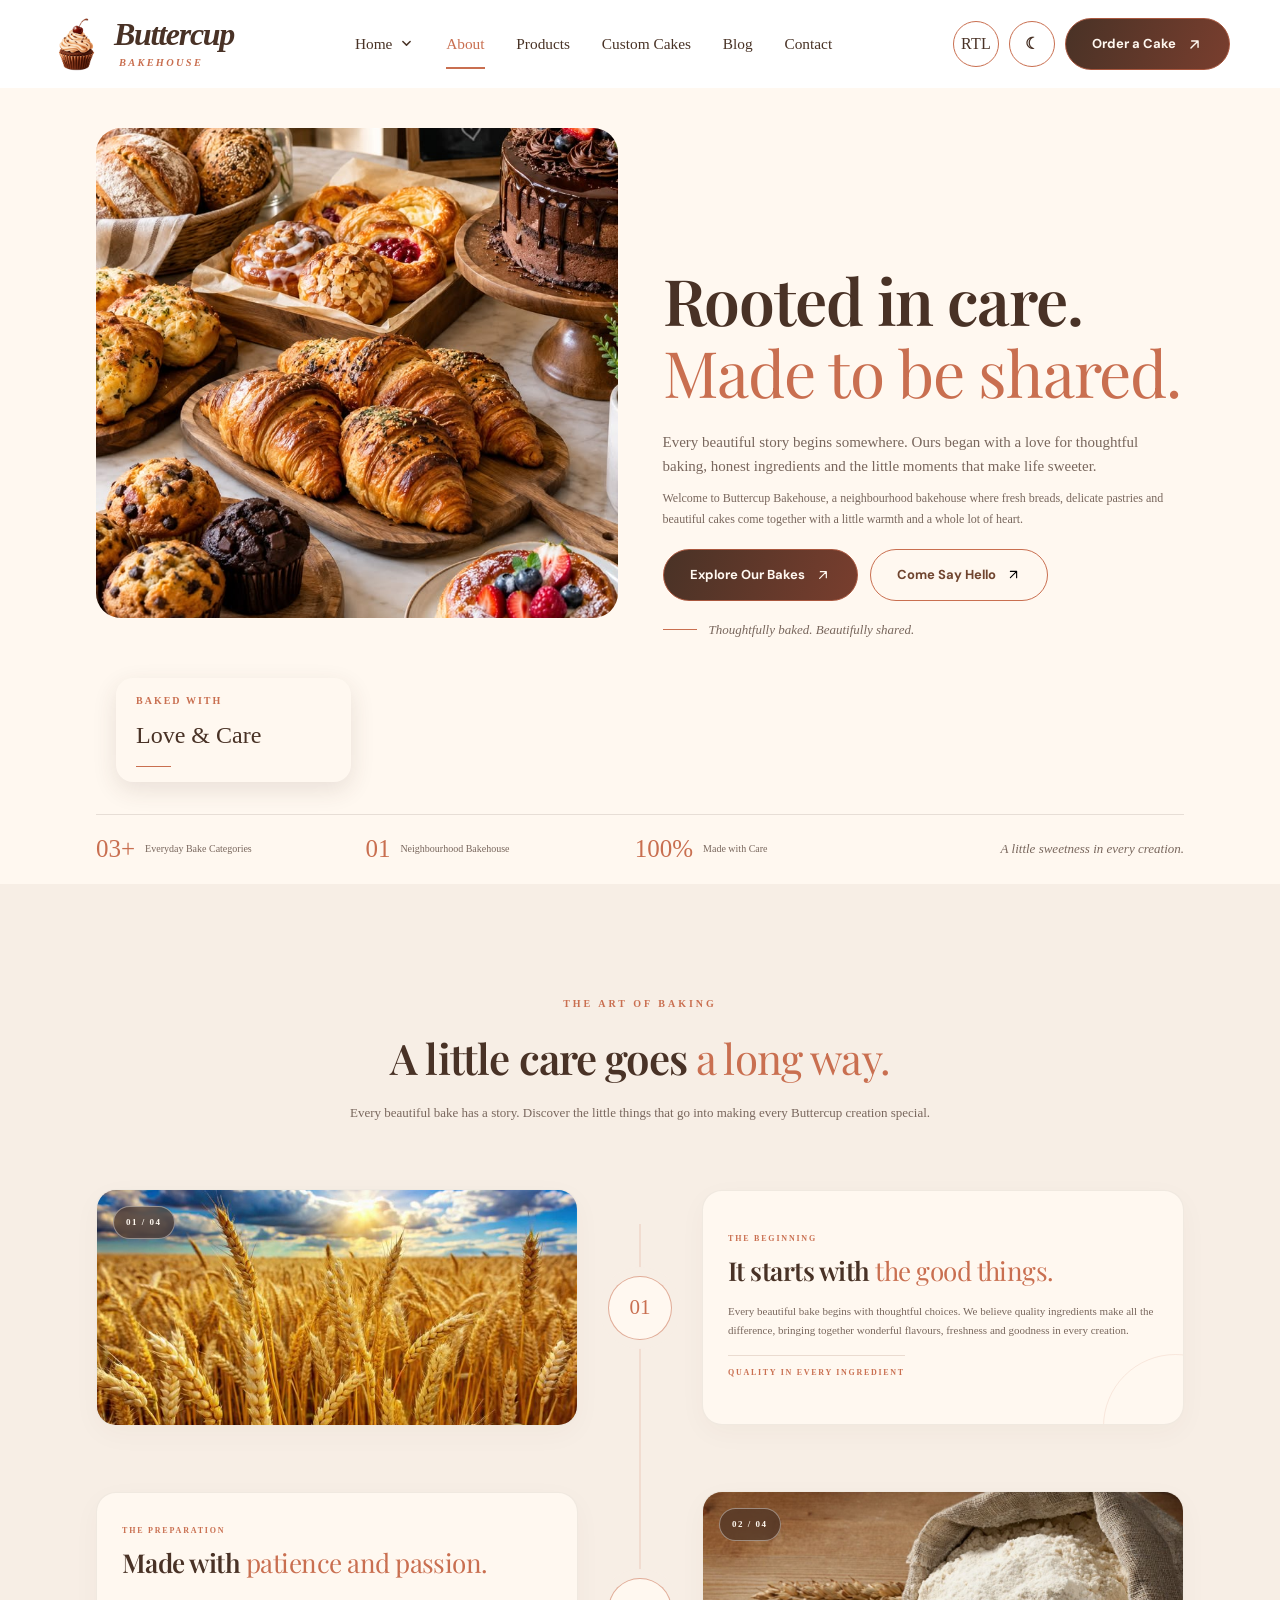
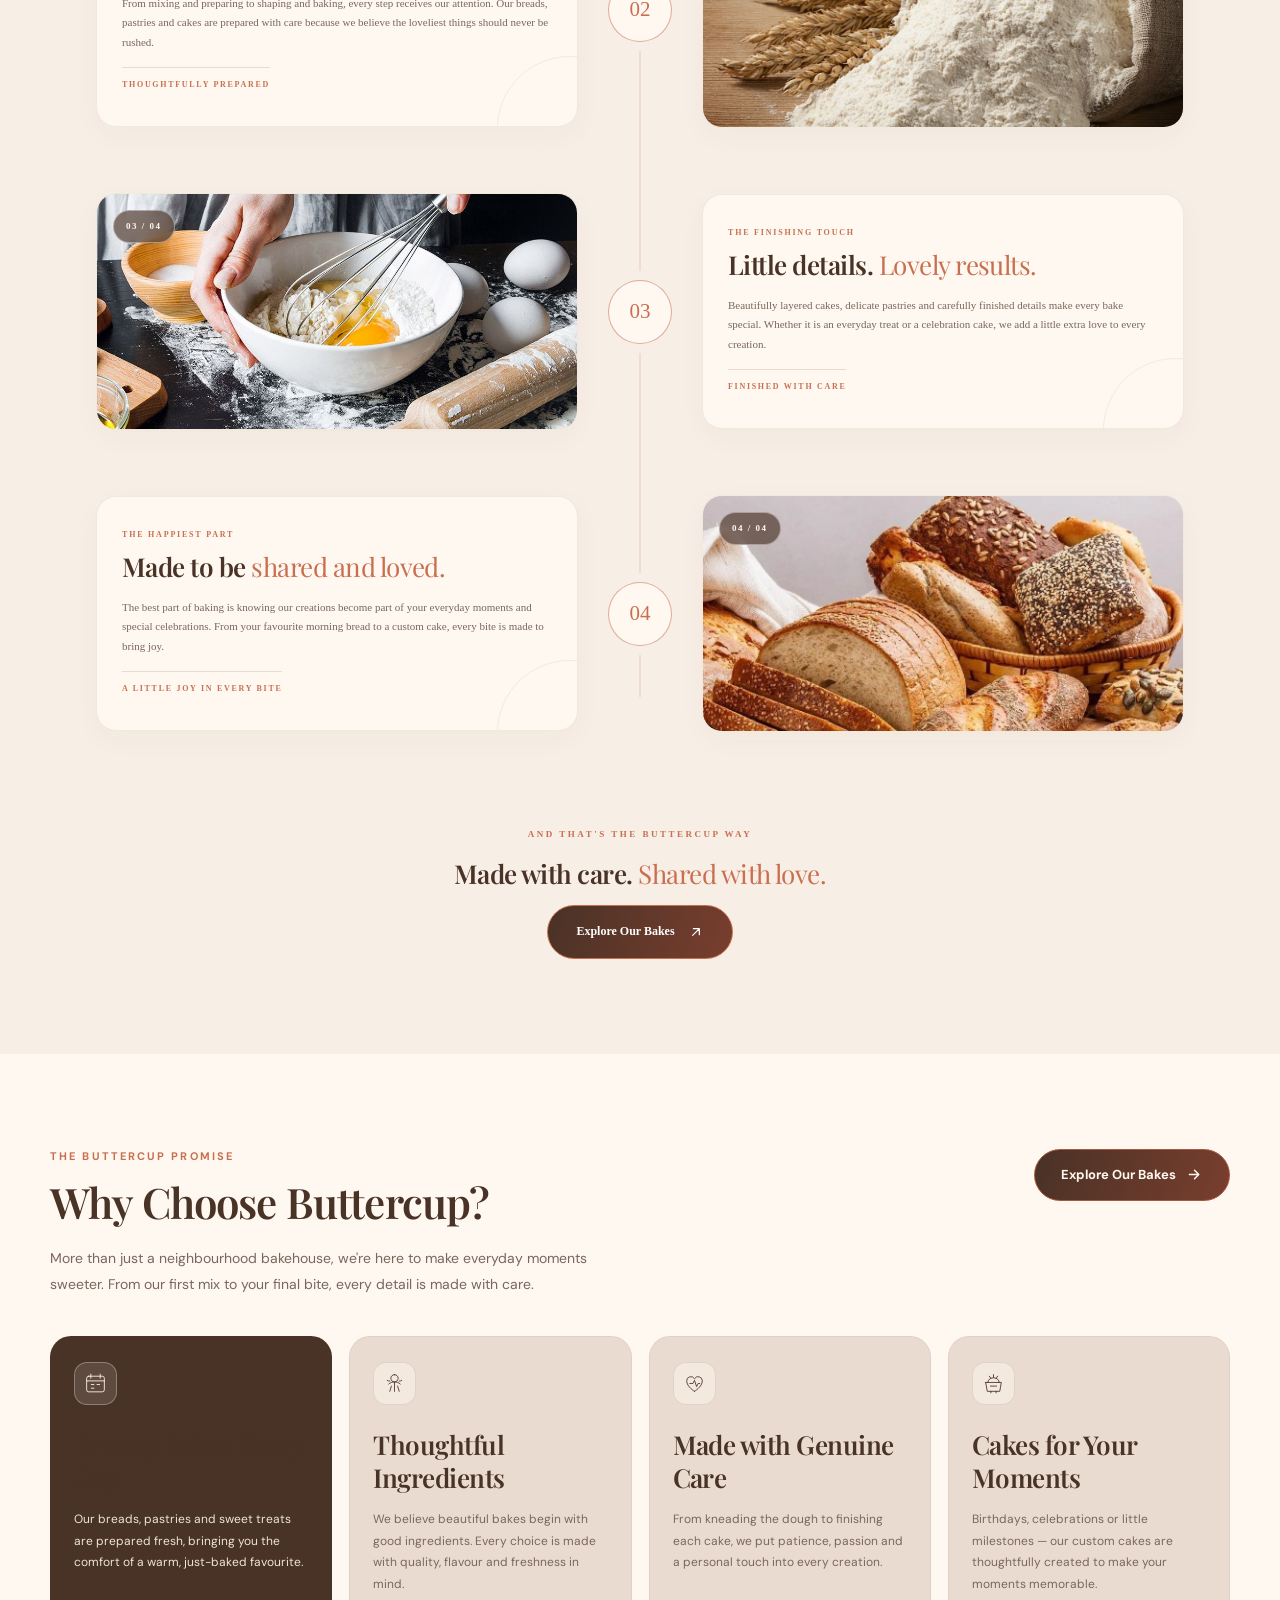
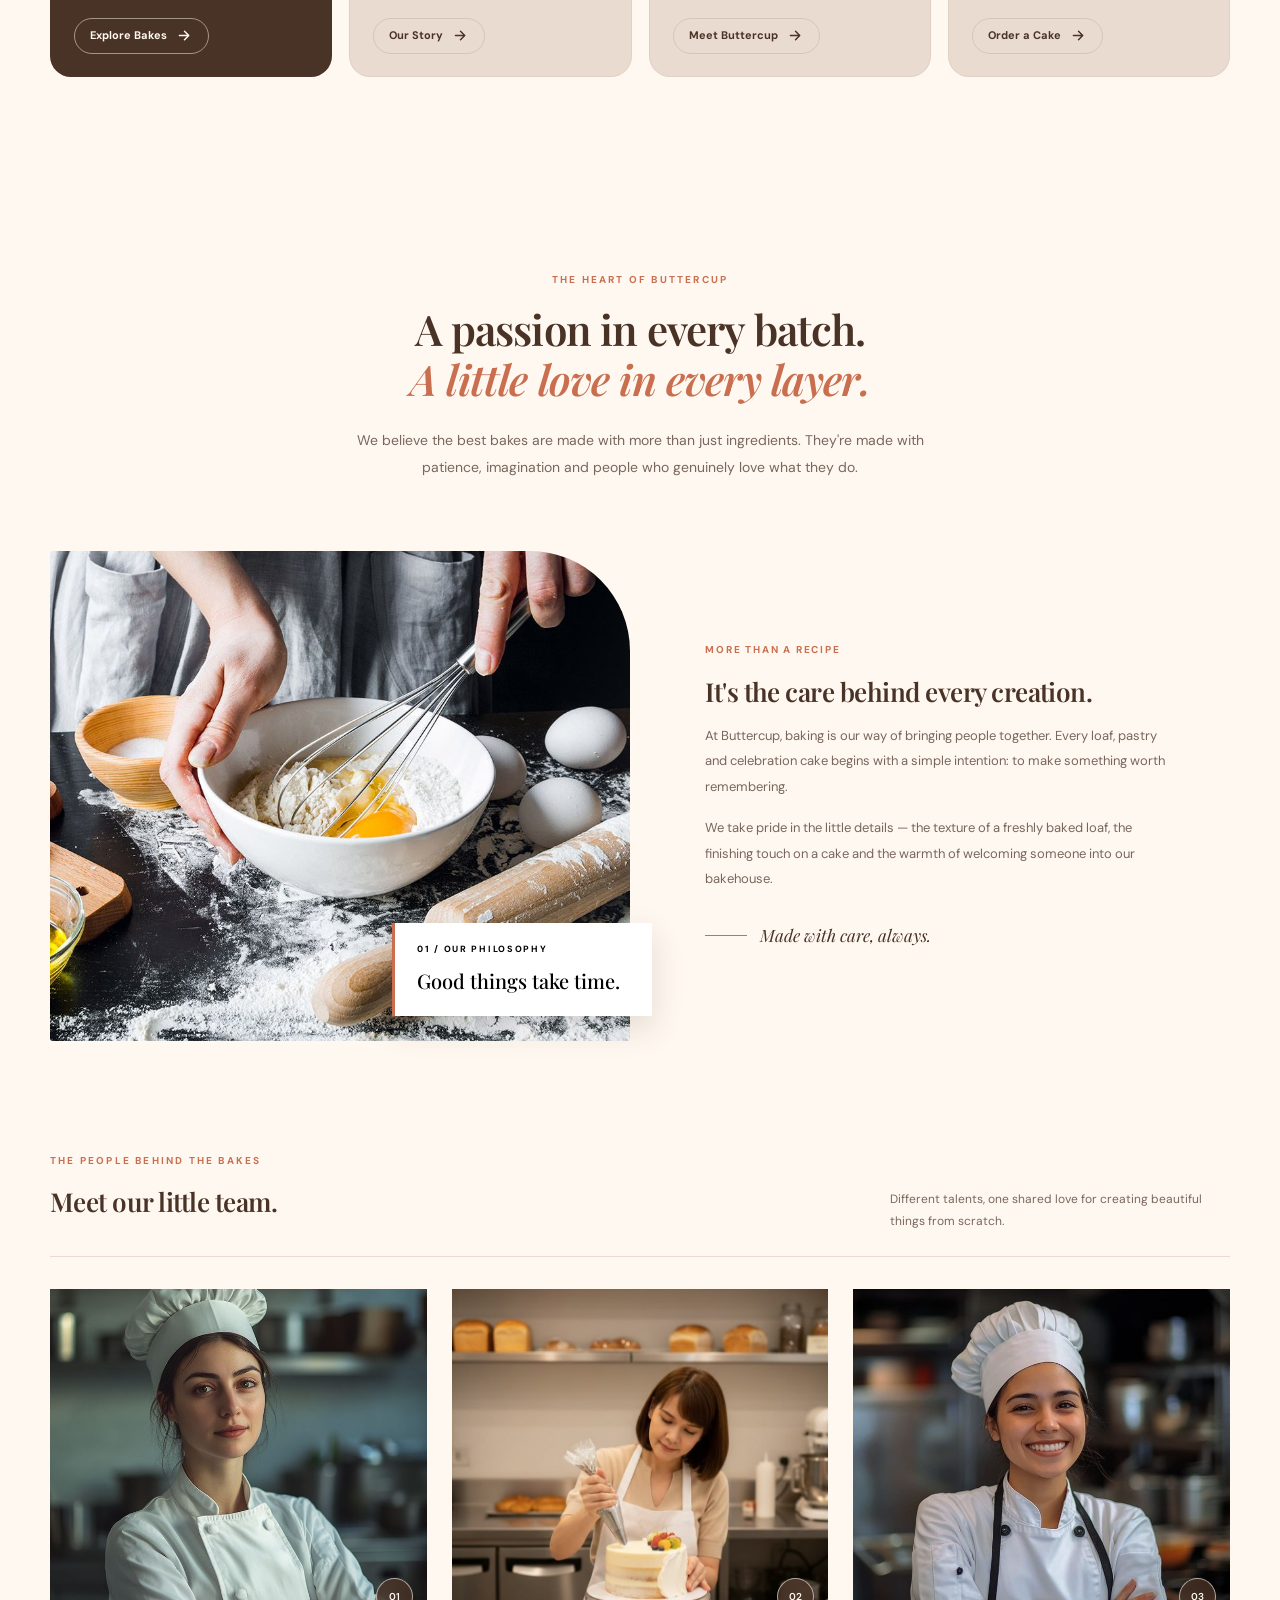
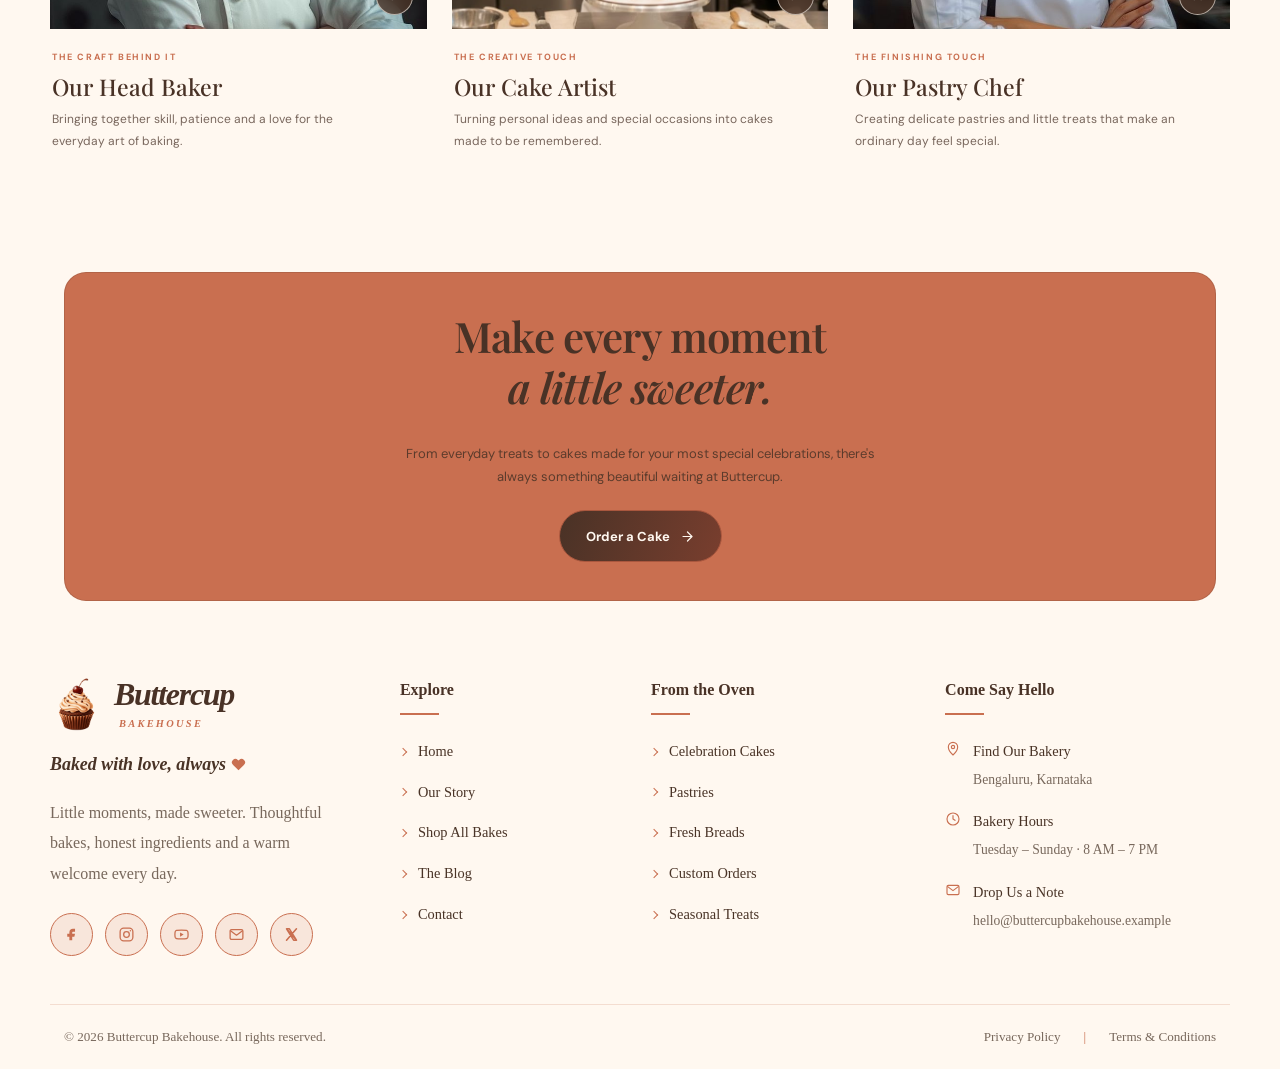
<file: pages/about.html>
<!DOCTYPE html>
<html lang="en" dir="ltr">

<head>
    <meta charset="UTF-8">
    <meta name="viewport" content="width=device-width, initial-scale=1.0">

    <title>About Us | Buttercup Bakehouse</title>

    <meta
        name="description"
        content="Meet Buttercup Bakehouse: a neighbourhood artisan bakery built around honest ingredients, patient craft and joyful moments."
    >

    <meta name="theme-color" content="#493226">

    <!-- Google Fonts -->
    <link rel="preconnect" href="https://fonts.googleapis.com">
    <link rel="preconnect" href="https://fonts.gstatic.com" crossorigin>

    <!-- Stylesheets -->
    <link rel="stylesheet" href="../assets/css/style.css">
    <link rel="stylesheet" href="../assets/css/about.css">
    <link rel="stylesheet" href="../assets/css/dark-mode.css">
    <link rel="stylesheet" href="../assets/css/rtl.css">
    <link rel="stylesheet" href="../assets/css/buttercup-premium.css">

    <!-- JavaScript -->
    <script src="../assets/js/main.js" defer></script>
    <script src="../assets/js/about.js" defer></script>
    <link rel="icon" type="image/png" sizes="64x64" href="../assets/images/logo/logoo.jpg">
</head>



    <!--HEADER-->
<body id="top" data-active="about">
  <header class="site-header">
  <div class="container header-inner">

    <a class="brand" href="index.html" aria-label="Buttercup Bakehouse home">
      <img class="brand-logo"
           src="../assets/images/logo/logoo.jpg"
           alt="">

      <span class="brand-name">
        Buttercup
        <small>BAKEHOUSE</small>
      </span>
    </a>

    <button class="icon-btn menu-toggle"
            id="menuToggle"
            aria-label="Open navigation"
            aria-expanded="false"><i class="fa-solid fa-bars"></i></button>

    <nav class="main-nav" id="mainNav" aria-label="Main navigation">

      <div class="home-dropdown">
  <button
    class="home-dropdown-trigger "
    id="homeDropdownToggle"
    type="button"
    aria-expanded="false"
    aria-controls="homeDropdownMenu"
  >
    <span>Home</span>
  <span class="home-dropdown-arrow" aria-hidden="true">
  <svg viewBox="0 0 16 16" width="13" height="13">
    <path d="M3.5 5.5 8 10l4.5-4.5"
          fill="none"
          stroke="currentColor"
          stroke-width="1.8"
          stroke-linecap="round"
          stroke-linejoin="round"/>
  </svg>
</span>
  </button>

  <div class="home-dropdown-menu" id="homeDropdownMenu">
    <a href="index.html">Home – Classic</a>
    <a href="home2.html">Home – Premium</a>
  </div>
</div>

      <a data-nav="about" href="about.html">About</a>
      <a data-nav="products" href="products.html">Products</a>
      <a data-nav="custom" href="custom-orders.html">Custom Cakes</a>
      <a data-nav="blog" href="blog.html">Blog</a>
      <a data-nav="contact" href="contact.html">Contact</a>

    </nav>

    <div class="header-actions">

      <button class="direction-toggle"
              id="rtlToggle"
              type="button"
              aria-label="Switch text direction">
        RTL
      </button>

      <button class="icon-btn theme-toggle"
              id="themeToggle"
              type="button"
              aria-label="Toggle dark mode"
              title="Toggle dark mode">
        <i class="fa-regular fa-moon"></i>
      </button>

      <a class="header-order" href="contact.html#contact-form">
        Order a Cake <svg
    class="about-btn-arrow"
    xmlns="http://www.w3.org/2000/svg"
    viewBox="0 0 24 24"
    width="17"
    height="17"
    fill="none"
    aria-hidden="true"
  >
    <path
      d="M7 17L17 7M8 7H17V16"
      stroke="currentColor"
      stroke-width="2"
      stroke-linecap="round"
      stroke-linejoin="round"
    />
  </svg>
      </a>

    </div>
  </div>
</header>
  
    <!-- =====================================
         MAIN CONTENT
    ====================================== -->

    <main>

<!-- =========================================
     BUTTERCUP BAKEHOUSE — ABOUT HERO
========================================= -->

<section class="about-intro-hero" id="about">

    <div class="about-intro-container">

        <!-- HERO CONTENT -->
        <div class="about-intro-grid">

            <!-- LEFT: TEXT CONTENT -->
            <div class="about-intro-content">
              

                

                <h1>
                    Rooted in care.
                    <em>Made to be shared.</em>
                </h1>

                <p class="about-intro-lead">
                    Every beautiful story begins somewhere.
                    Ours began with a love for thoughtful baking,
                    honest ingredients and the little moments
                    that make life sweeter.
                </p>

                <p class="about-intro-description">
                    Welcome to Buttercup Bakehouse, a neighbourhood
                    bakehouse where fresh breads, delicate pastries
                    and beautiful cakes come together with a little
                    warmth and a whole lot of heart.
                </p>


                <!-- HERO BUTTONS -->
                <div class="about-intro-buttons">

                    <!-- PRIMARY BUTTON -->
                    <a href="products.html" class="about-intro-primary">

                        Explore Our Bakes

                        <svg viewBox="0 0 24 24" aria-hidden="true">
                            <path d="M7 17L17 7M8 7H17V16"/>
                        </svg>

                    </a>


                    <!-- SECONDARY BUTTON -->
<a href="contact.html#contact-form" class="about-intro-secondary">
    Come Say Hello
    <svg viewBox="0 0 24 24" fill="none" aria-hidden="true">
        <path d="M7 17L17 7M7 7H17V17"
              stroke="currentColor"
              stroke-width="1.8"
              stroke-linecap="round"
              stroke-linejoin="round"/>
    </svg>
</a>

                </div>


                <!-- SMALL BRAND NOTE -->
                <div class="about-intro-note">

                    <span class="about-intro-note-line"></span>

                    <span>
                        Thoughtfully baked. Beautifully shared.
                    </span>

                </div>

            </div>


            <!-- RIGHT: HERO IMAGE -->
            <div class="about-intro-visual">

                <div class="about-intro-image">

                    <img
                        src="../assets/images/logo/all.jpg"
                        alt="Fresh artisan bakes at Buttercup Bakehouse"
                    >

                </div>


                <!-- FLOATING IMAGE LABEL -->
                <div class="about-intro-image-label">

                    <span>BAKED WITH</span>

                    <strong>Love & Care</strong>

                    <div class="about-intro-label-line"></div>

                </div>


                <!-- IMAGE CAPTION -->
                <div class="about-intro-image-caption">
                    
                </div>

            </div>

        </div>


        <!-- HERO STATISTICS -->
        <div class="about-intro-stats">

            <div class="about-intro-stat">

                <strong>03+</strong>

                <span>Everyday Bake Categories</span>

            </div>


            <div class="about-intro-stat">

                <strong>01</strong>

                <span>Neighbourhood Bakehouse</span>

            </div>


            <div class="about-intro-stat">

                <strong>100%</strong>

                <span>Made with Care</span>

            </div>


            <div class="about-intro-stat-note">

                A little sweetness in every creation.

            </div>

        </div>

    </div>

</section>


<!-- =========================================
     BUTTERCUP BAKEHOUSE — OUR PROCESS TIMELINE
========================================= -->

<section class="buttercup-timeline" id="our-process">

    <div class="buttercup-timeline-container">

        <!-- =================================
             SECTION INTRO
        ================================== -->

        <div class="buttercup-timeline-heading">

    <span class="buttercup-timeline-eyebrow">
        THE ART OF BAKING
    </span>

            <h2>
                A little care goes
                <em>a long way.</em>
            </h2>

            <p>
                Every beautiful bake has a story.
                Discover the little things that go into
                making every Buttercup creation special.
            </p>

        </div>


        <!-- =================================
             TIMELINE TRACK
        ================================== -->

        <div class="buttercup-timeline-track">


            <!-- =================================
                 STEP 01 — IMAGE LEFT / TEXT RIGHT
            ================================== -->

            <article class="buttercup-timeline-item">

                <!-- IMAGE -->
                <div class="buttercup-timeline-card">

                    <div class="buttercup-timeline-image">

                        <img
                            src="../assets/images/logo/grow.jpg"
                            alt="Fresh ingredients selected for baking"
                            loading="lazy"
                        >

                        <span class="buttercup-image-index">
                            01 / 04
                        </span>

                    </div>

                </div>


                <!-- CENTRAL MARKER -->
                <div class="buttercup-timeline-marker">
                    <span>01</span>
                </div>


                <!-- TEXT PANEL -->
                <div class="buttercup-timeline-copy">

                    <div class="buttercup-timeline-content">

                        <span class="buttercup-timeline-kicker">
                            THE BEGINNING
                        </span>

                        <h3>
                            It starts with
                            <em>the good things.</em>
                        </h3>

                        <p>
                            Every beautiful bake begins with thoughtful
                            choices. We believe quality ingredients make
                            all the difference, bringing together wonderful
                            flavours, freshness and goodness in every creation.
                        </p>

                        <span class="buttercup-timeline-detail">
                            QUALITY IN EVERY INGREDIENT
                        </span>

                    </div>

                </div>

            </article>



            <!-- =================================
                 STEP 02 — TEXT LEFT / IMAGE RIGHT
            ================================== -->

            <article class="buttercup-timeline-item">

                <!-- TEXT PANEL -->
                <div class="buttercup-timeline-copy">

                    <div class="buttercup-timeline-content">

                        <span class="buttercup-timeline-kicker">
                            THE PREPARATION
                        </span>

                        <h3>
                            Made with
                            <em>patience and passion.</em>
                        </h3>

                        <p>
                            From mixing and preparing to shaping and baking,
                            every step receives our attention. Our breads,
                            pastries and cakes are prepared with care because
                            we believe the loveliest things should never be rushed.
                        </p>

                        <span class="buttercup-timeline-detail">
                            THOUGHTFULLY PREPARED
                        </span>

                    </div>

                </div>


                <!-- CENTRAL MARKER -->
                <div class="buttercup-timeline-marker">
                    <span>02</span>
                </div>


                <!-- IMAGE -->
                <div class="buttercup-timeline-card">

                    <div class="buttercup-timeline-image">

                        <img
                            src="../assets/images/logo/maida.jpg"
                            alt="Carefully prepared baking ingredients"
                            loading="lazy"
                        >

                        <span class="buttercup-image-index">
                            02 / 04
                        </span>

                    </div>

                </div>

            </article>



            <!-- =================================
                 STEP 03 — IMAGE LEFT / TEXT RIGHT
            ================================== -->

            <article class="buttercup-timeline-item">

                <!-- IMAGE -->
                <div class="buttercup-timeline-card">

                    <div class="buttercup-timeline-image">

                        <img
                            src="../assets/images/logo/whisking.jpg"
                            alt="Carefully finished bakery creation"
                            loading="lazy"
                        >

                        <span class="buttercup-image-index">
                            03 / 04
                        </span>

                    </div>

                </div>


                <!-- CENTRAL MARKER -->
                <div class="buttercup-timeline-marker">
                    <span>03</span>
                </div>


                <!-- TEXT PANEL -->
                <div class="buttercup-timeline-copy">

                    <div class="buttercup-timeline-content">

                        <span class="buttercup-timeline-kicker">
                            THE FINISHING TOUCH
                        </span>

                        <h3>
                            Little details.
                            <em>Lovely results.</em>
                        </h3>

                        <p>
                            Beautifully layered cakes, delicate pastries
                            and carefully finished details make every bake
                            special. Whether it is an everyday treat or
                            a celebration cake, we add a little extra love
                            to every creation.
                        </p>

                        <span class="buttercup-timeline-detail">
                            FINISHED WITH CARE
                        </span>

                    </div>

                </div>

            </article>



            <!-- =================================
                 STEP 04 — TEXT LEFT / IMAGE RIGHT
            ================================== -->

            <article class="buttercup-timeline-item">

                <!-- TEXT PANEL -->
                <div class="buttercup-timeline-copy">

                    <div class="buttercup-timeline-content">

                        <span class="buttercup-timeline-kicker">
                            THE HAPPIEST PART
                        </span>

                        <h3>
                            Made to be
                            <em>shared and loved.</em>
                        </h3>

                        <p>
                            The best part of baking is knowing our creations
                            become part of your everyday moments and special
                            celebrations. From your favourite morning bread
                            to a custom cake, every bite is made to bring joy.
                        </p>

                        <span class="buttercup-timeline-detail">
                            A LITTLE JOY IN EVERY BITE
                        </span>

                    </div>

                </div>


                <!-- CENTRAL MARKER -->
                <div class="buttercup-timeline-marker">
                    <span>04</span>
                </div>


                <!-- IMAGE -->
                <div class="buttercup-timeline-card">

                    <div class="buttercup-timeline-image">

                        <img
                            src="../assets/images/logo/bread.jpg"
                            alt="Freshly baked bread ready to be shared"
                            loading="lazy"
                        >

                        <span class="buttercup-image-index">
                            04 / 04
                        </span>

                    </div>

                </div>

            </article>


        </div>


        <!-- =================================
             TIMELINE ENDING
        ================================== -->

        <div class="buttercup-timeline-ending">

            

            <span class="buttercup-ending-label">
                AND THAT'S THE BUTTERCUP WAY
            </span>

            <h3>
                Made with care.
                <em>Shared with love.</em>
            </h3>

            <a
                href="products.html"
                class="buttercup-ending-button"
            >

                <span>Explore Our Bakes</span>

                <svg viewBox="0 0 24 24" fill="none">

                    <path
                        d="M7 17L17 7M8 7H17V16"
                        stroke="currentColor"
                        stroke-width="1.8"
                        stroke-linecap="round"
                        stroke-linejoin="round"
                    />

                </svg>

            </a>

        </div>

    </div>

</section>

<!-- WHY CHOOSE BUTTERCUP -->
<section class="bc-why-section" id="why-choose-buttercup">
  <div class="bc-why-container">

    <div class="bc-why-heading bc-why-reveal">
      <div class="bc-why-heading-copy">
        <span class="bc-why-eyebrow">THE BUTTERCUP PROMISE</span>
        <h2>Why Choose Buttercup?</h2>
        <p>
          More than just a neighbourhood bakehouse, we're here to make
          everyday moments sweeter. From our first mix to your final bite,
          every detail is made with care.
        </p>
      </div>

      <a href="products.html" class="bc-why-main-btn">
        Explore Our Bakes
        <svg viewBox="0 0 20 20" aria-hidden="true">
          <path d="M4 10h11M10 5l5 5-5 5"/>
        </svg>
      </a>
    </div>

    <div class="bc-why-grid">

      <!-- CARD 1 -->
      <article class="bc-why-card bc-why-card-featured bc-why-reveal">
        <div class="bc-why-icon">
          <svg viewBox="0 0 48 48" fill="none" aria-hidden="true">
            <rect x="7" y="10" width="34" height="30" rx="4"/>
            <path d="M15 6v8M33 6v8M7 19h34M16 26h5M27 26h5M16 33h5"/>
          </svg>
        </div>

        <h3>Freshly Baked Every Day</h3>
        <p>
          Our breads, pastries and sweet treats are prepared fresh,
          bringing you the comfort of a warm, just-baked favourite.
        </p>

        <a href="products.html" class="bc-why-card-btn">
          Explore Bakes
          <svg viewBox="0 0 20 20" aria-hidden="true">
            <path d="M4 10h11M10 5l5 5-5 5"/>
          </svg>
        </a>
      </article>

      <!-- CARD 2 -->
      <article class="bc-why-card bc-why-reveal">
        <div class="bc-why-icon">
          <svg viewBox="0 0 48 48" fill="none" aria-hidden="true">
            <path d="M24 7c4 0 7 3 7 7s-3 7-7 7-7-3-7-7 3-7 7-7Z"/>
            <path d="M13 25c3-3 7-4 11-4s8 1 11 4M24 22v17M18 29l-3 10M30 29l3 10"/>
            <path d="M10 18c1.5 1 3 1.5 5 1.5M38 18c-1.5 1-3 1.5-5 1.5"/>
          </svg>
        </div>

        <h3>Thoughtful Ingredients</h3>
        <p>
          We believe beautiful bakes begin with good ingredients.
          Every choice is made with quality, flavour and freshness in mind.
        </p>

        <a href="about.html" class="bc-why-card-btn">
          Our Story
          <svg viewBox="0 0 20 20" aria-hidden="true">
            <path d="M4 10h11M10 5l5 5-5 5"/>
          </svg>
        </a>
      </article>

      <!-- CARD 3 -->
      <article class="bc-why-card bc-why-reveal">
        <div class="bc-why-icon">
          <svg viewBox="0 0 48 48" fill="none" aria-hidden="true">
            <path d="M24 39s-15-8.5-15-20a8 8 0 0 1 15-4 8 8 0 0 1 15 4c0 11.5-15 20-15 20Z"/>
            <path d="M15 24h6l3-6 4 12 3-6h3"/>
          </svg>
        </div>

        <h3>Made with Genuine Care</h3>
        <p>
          From kneading the dough to finishing each cake, we put
          patience, passion and a personal touch into every creation.
        </p>

        <a href="about.html" class="bc-why-card-btn">
          Meet Buttercup
          <svg viewBox="0 0 20 20" aria-hidden="true">
            <path d="M4 10h11M10 5l5 5-5 5"/>
          </svg>
        </a>
      </article>

      <!-- CARD 4 -->
      <article class="bc-why-card bc-why-reveal">
        <div class="bc-why-icon">
          <svg viewBox="0 0 48 48" fill="none" aria-hidden="true">
            <path d="M9 22h30l-3 17H12L9 22Z"/>
            <path d="M13 22c0-5 5-9 11-9s11 4 11 9"/>
            <path d="M24 7v5M16 10l3 4M32 10l-3 4M18 29h12"/>
            <path d="M19 39v3M29 39v3"/>
          </svg>
        </div>

        <h3>Cakes for Your Moments</h3>
        <p>
          Birthdays, celebrations or little milestones — our custom
          cakes are thoughtfully created to make your moments memorable.
        </p>

        <a href="custom-cakes.html" class="bc-why-card-btn">
          Order a Cake
          <svg viewBox="0 0 20 20" aria-hidden="true">
            <path d="M4 10h11M10 5l5 5-5 5"/>
          </svg>
        </a>
      </article>

    </div>
  </div>
</section>
<!-- END WHY CHOOSE BUTTERCUP -->


<!-- OUR PASSION & OUR PEOPLE -->
<section class="about-passion" id="our-passion">

  <div class="about-passion-container">

    <!-- SECTION INTRO -->
    <div class="passion-heading passion-reveal">
      <span class="passion-eyebrow">THE HEART OF BUTTERCUP</span>

      <h2>
        A passion in every batch.
        <span>A little love in every layer.</span>
      </h2>

      <p>
        We believe the best bakes are made with more than just
        ingredients. They're made with patience, imagination and
        people who genuinely love what they do.
      </p>
    </div>

    <!-- STORY FEATURE -->
    <div class="passion-story">

      <div class="passion-story-image passion-reveal">
        <img
          src="../assets/images/logo/whisking.jpg"
          alt="Carefully preparing fresh bakery ingredients"
          loading="lazy"
        >

        <div class="passion-image-note">
          <span>01 / OUR PHILOSOPHY</span>
          <strong>Good things take time.</strong>
        </div>
      </div>

      <div class="passion-story-content passion-reveal">
        <span class="passion-small-label">MORE THAN A RECIPE</span>

        <h3>It's the care behind every creation.</h3>

        <p>
          At Buttercup, baking is our way of bringing people together.
          Every loaf, pastry and celebration cake begins with a simple
          intention: to make something worth remembering.
        </p>

        <p>
          We take pride in the little details — the texture of a freshly
          baked loaf, the finishing touch on a cake and the warmth of
          welcoming someone into our bakehouse.
        </p>

        <div class="passion-signature">
          <span class="passion-signature-line"></span>
          <span>Made with care, always.</span>
        </div>
      </div>

    </div>

    <!-- TEAM INTRO -->
    <div class="passion-team-heading passion-reveal">
      <div>
        <span class="passion-eyebrow">THE PEOPLE BEHIND THE BAKES</span>
        <h3>Meet our little team.</h3>
      </div>

      <p>
        Different talents, one shared love for creating
        beautiful things from scratch.
      </p>
    </div>

    <!-- TEAM CARDS -->
    <div class="passion-team-grid">

      <article class="passion-team-card passion-reveal">
        <div class="passion-team-image">
          <img
            src="../assets/images/logo/head.jpg"
            alt="Head baker at work"
            loading="lazy"
          >
          <span class="passion-team-number">01</span>
        </div>

        <div class="passion-team-info">
          <span class="passion-team-role">THE CRAFT BEHIND IT</span>
          <h4>Our Head Baker</h4>
          <p>
            Bringing together skill, patience and a love
            for the everyday art of baking.
          </p>
        </div>
      </article>

      <article class="passion-team-card passion-reveal">
        <div class="passion-team-image">
          <img
            src="../assets/images/logo/cakem.jpg"
            alt="Cake artist decorating a celebration cake"
            loading="lazy"
          >
          <span class="passion-team-number">02</span>
        </div>

        <div class="passion-team-info">
          <span class="passion-team-role">THE CREATIVE TOUCH</span>
          <h4>Our Cake Artist</h4>
          <p>
            Turning personal ideas and special occasions
            into cakes made to be remembered.
          </p>
        </div>
      </article>

      <article class="passion-team-card passion-reveal">
        <div class="passion-team-image">
          <img
            src="../assets/images/logo/pastrieschef.jpg"
            alt="Pastry chef preparing delicate pastries"
            loading="lazy"
          >
          <span class="passion-team-number">03</span>
        </div>

        <div class="passion-team-info">
          <span class="passion-team-role">THE FINISHING TOUCH</span>
          <h4>Our Pastry Chef</h4>
          <p>
            Creating delicate pastries and little treats
            that make an ordinary day feel special.
          </p>
        </div>
      </article>

    </div>

    
  </div>
</section>

<!-- END OUR PASSION & OUR PEOPLE -->
 
<!-- PREMIUM BUTTERCUP CTA -->
<section class="buttercup-cta">
    <div class="buttercup-cta-inner">

        
        <h2>
            Make every moment
            <span>a little sweeter.</span>
        </h2>

        <p>
            From everyday treats to cakes made for your
            most special celebrations, there's always
            something beautiful waiting at Buttercup.
        </p>

        <div class="buttercup-cta-actions">
            <a href="custom-orders.html#cakeOrderForm"class="buttercup-cta-primary">
                Order a Cake
                <svg viewBox="0 0 20 20" fill="none">
                    <path d="M4 10H16M10 4L16 10L10 16"
                          stroke="currentColor"
                          stroke-width="1.6"
                          stroke-linecap="round"
                          stroke-linejoin="round"/>
                </svg>
            </a>

            
        </div>

    </div>
</section>


   <!--FOOTER-->
<footer class="site-footer">
  <div class="container">

    <div class="footer-grid">

      <!-- Brand -->
      <div class="footer-brand">
        <a class="brand" href="index.html">
          <img class="brand-logo"
               src="../assets/images/logo/logoo.jpg"
               alt="">
          <span class="brand-name">
            Buttercup
            <small>BAKEHOUSE</small>
          </span>
        </a>

        <p class="footer-tagline">
          Baked with love, always
          <svg class="footer-heart" viewBox="0 0 24 24" aria-hidden="true">
            <path d="M20.8 4.6a5.5 5.5 0 0 0-7.8 0L12 5.7l-1.1-1.1a5.5 5.5 0 0 0-7.8 7.8l1.1 1.1L12 21l7.8-7.5 1.1-1.1a5.5 5.5 0 0 0-.1-7.8Z"/>
          </svg>
        </p>

        <p class="footer-description">
          Little moments, made sweeter. Thoughtful bakes,
          honest ingredients and a warm welcome every day.
        </p>

        <div class="footer-socials">

          <a href="#" aria-label="Facebook">
            <svg viewBox="0 0 24 24" aria-hidden="true">
              <path d="M14 8h3V4h-3c-3 0-5 2-5 5v2H6v4h3v5h4v-5h3l1-4h-4V9c0-.7.3-1 1-1Z"/>
            </svg>
          </a>

          <a href="#" aria-label="Instagram">
            <svg viewBox="0 0 24 24" aria-hidden="true">
              <rect x="3" y="3" width="18" height="18" rx="5"/>
              <circle cx="12" cy="12" r="4"/>
              <circle class="social-dot" cx="17.5" cy="6.8" r="1"/>
            </svg>
          </a>

          <a href="#" aria-label="YouTube">
            <svg viewBox="0 0 24 24" aria-hidden="true">
              <path d="M21 8.2a2.8 2.8 0 0 0-2-2C17.2 5.7 12 5.7 12 5.7s-5.2 0-7 .5a2.8 2.8 0 0 0-2 2A29 29 0 0 0 2.7 12a29 29 0 0 0 .3 3.8 2.8 2.8 0 0 0 2 2c1.8.5 7 .5 7 .5s5.2 0 7-.5a2.8 2.8 0 0 0 2-2 29 29 0 0 0 .3-3.8 29 29 0 0 0-.3-3.8Z"/>
              <path class="social-play" d="m10 9 5 3-5 3Z"/>
            </svg>
          </a>

          <a href="mailto:hello@buttercupbakehouse.example" aria-label="Email">
            <svg viewBox="0 0 24 24" aria-hidden="true">
              <rect x="3" y="5" width="18" height="14" rx="2"/>
              <path d="m4 7 8 6 8-6"/>
            </svg>
          </a>

          <a href="#" aria-label="X">
            <svg viewBox="0 0 24 24" aria-hidden="true">
              <path d="M5 4h4l10 16h-4L5 4Zm0 16L19 4M5 4l14 16"/>
            </svg>
          </a>

        </div>
      </div>

      <!-- Explore -->
      <div class="footer-col">
        <h4>Explore</h4>
        <a href="index.html">Home</a>
        <a href="about.html">Our Story</a>
        <a href="products.html">Shop All Bakes</a>
        <a href="blog.html">The Blog</a>
        <a href="contact.html">Contact</a>
      </div>

      <!-- From the Oven -->
      <div class="footer-col">
        <h4>From the Oven</h4>
        <a href="products.html?category=cakes">Celebration Cakes</a>
        <a href="products.html?category=pastries">Pastries</a>
        <a href="products.html?category=breads">Fresh Breads</a>
        <a href="custom-orders.html">Custom Orders</a>
        <a href="products.html">Seasonal Treats</a>
      </div>

      <!-- Come Say Hello -->
      <div class="footer-col footer-visit">
        <h4>Come Say Hello</h4>

        <a class="visit-item"
           href="https://www.google.com/maps/search/?api=1&query=bakeries+Bengaluru"
           target="_blank" rel="noopener">
          <span class="visit-icon">
            <svg viewBox="0 0 24 24" aria-hidden="true">
              <path d="M12 21s7-6.2 7-12a7 7 0 1 0-14 0c0 5.8 7 12 7 12Z"/>
              <circle cx="12" cy="9" r="2.5"/>
            </svg>
          </span>
          <span>
            <b>Find Our Bakery</b>
            <small>Bengaluru, Karnataka</small>
          </span>
        </a>

        <div class="visit-item">
          <span class="visit-icon">
            <svg viewBox="0 0 24 24" aria-hidden="true">
              <circle cx="12" cy="12" r="9"/>
              <path d="M12 7v5l3 2"/>
            </svg>
          </span>
          <span>
            <b>Bakery Hours</b>
            <small>Tuesday – Sunday · 8 AM – 7 PM</small>
          </span>
        </div>

        <a class="visit-item"
           href="mailto:hello@buttercupbakehouse.example">
          <span class="visit-icon">
            <svg viewBox="0 0 24 24" aria-hidden="true">
              <rect x="3" y="5" width="18" height="14" rx="2"/>
              <path d="m4 7 8 6 8-6"/>
            </svg>
          </span>
          <span>
            <b>Drop Us a Note</b>
            <small>hello@buttercupbakehouse.example</small>
          </span>
        </a>

      </div>

    </div>

    <div class="footer-bottom">
      <span>
        © <span id="year"></span> Buttercup Bakehouse. All rights reserved.
      </span>

      <span class="footer-legal">
        <a href="404.html">Privacy Policy</a>
        <i>|</i>
        <a href="404.html">Terms &amp; Conditions</a>
      </span>
    </div>

  </div>
</footer>


</body>
</html>
</file>
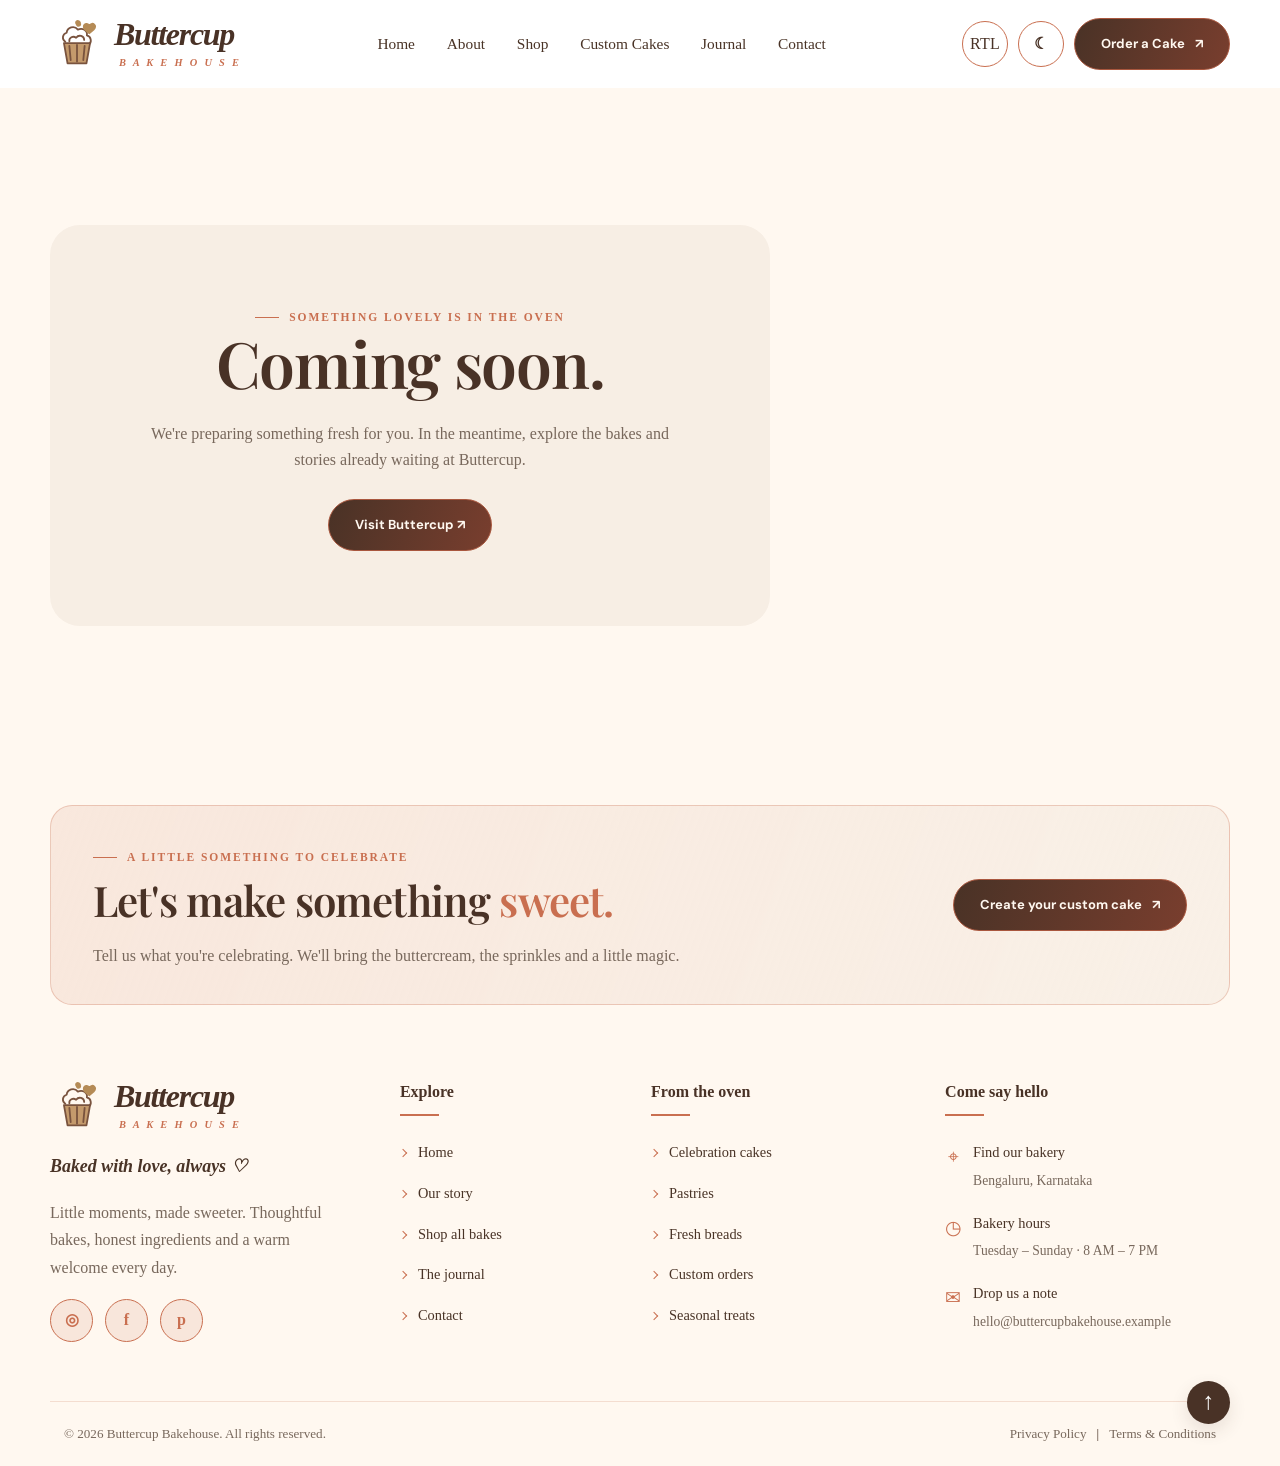
<file: pages/coming-soon.html>
<!DOCTYPE html>
<html lang="en" dir="ltr">
<head>
  <meta charset="UTF-8">
  <meta name="viewport" content="width=device-width, initial-scale=1.0">
  <title>Coming Soon | Buttercup Bakehouse</title>
  <meta name="description" content="Something lovely is coming soon from Buttercup Bakehouse.">
  <meta name="theme-color" content="#70452f">
  <link rel="preconnect" href="https://fonts.googleapis.com">
  <link rel="preconnect" href="https://fonts.gstatic.com" crossorigin>
  <link rel="stylesheet" href="../assets/css/style.css">
  <link rel="stylesheet" href="../assets/css/coming-soon.css">
  <link rel="stylesheet" href="../assets/css/dark-mode.css">
  <link rel="stylesheet" href="../assets/css/rtl.css">
  <link rel="stylesheet" href="../assets/css/buttercup-premium.css">
  
  <script src="../assets/js/main.js" defer></script>
</head>
<body id="top" data-active="">
  <header class="site-header"><div class="container header-inner">
<a class="brand" href="index.html" aria-label="Buttercup Bakehouse home"><img class="brand-logo" src="../assets/images/logo/buttercup-cupcake.svg" alt=""><span class="brand-name">Buttercup<small>B A K E H O U S E</small></span></a>
<button class="icon-btn menu-toggle" id="menuToggle" aria-label="Open navigation" aria-expanded="false">☰</button>
<nav class="main-nav" id="mainNav" aria-label="Main navigation">
<a data-nav="home" href="index.html">Home</a><a data-nav="about" href="about.html">About</a><a data-nav="products" href="products.html">Shop</a><a data-nav="custom" href="custom-orders.html">Custom Cakes</a><a data-nav="blog" href="blog.html">Journal</a><a data-nav="contact" href="contact.html">Contact</a>
</nav><div class="header-actions"><button class="direction-toggle" id="rtlToggle" type="button" aria-label="Switch to right-to-left layout">RTL</button><button class="icon-btn theme-toggle" id="themeToggle" type="button" aria-label="Toggle dark mode" title="Toggle dark mode">☾</button><a class="header-order" href="custom-orders.html">Order a Cake <span aria-hidden="true">↗</span></a></div>
</div></header>
  <main>
  <section class="coming-page"><div class="container"><div class="coming-card"><div class="eyebrow">SOMETHING LOVELY IS IN THE OVEN</div><h1>Coming soon.</h1><p>We're preparing something fresh for you. In the meantime, explore the bakes and stories already waiting at Buttercup.</p><a class="btn" href="index.html">Visit Buttercup ↗</a></div></div></section>
  </main>
  <section class="footer-cta" aria-label="Custom cake call to action"><div class="container footer-cta-inner"><div><span class="eyebrow">A LITTLE SOMETHING TO CELEBRATE</span><h2>Let's make something <em>sweet.</em></h2><p>Tell us what you're celebrating. We'll bring the buttercream, the sprinkles and a little magic.</p></div><a class="btn" href="custom-orders.html">Create your custom cake <span aria-hidden="true">↗</span></a></div></section><footer class="site-footer"><div class="container"><div class="footer-grid">
<div class="footer-brand"><a class="brand" href="index.html"><img class="brand-logo" src="../assets/images/logo/buttercup-cupcake.svg" alt=""><span class="brand-name">Buttercup<small>B A K E H O U S E</small></span></a><p class="footer-tagline">Baked with love, always ♡</p><p>Little moments, made sweeter. Thoughtful bakes, honest ingredients and a warm welcome every day.</p><div class="footer-socials" aria-label="Social media"><a href="#" aria-label="Instagram">◎</a><a href="#" aria-label="Facebook">f</a><a href="#" aria-label="Pinterest">p</a></div></div>
<div class="footer-col"><h4>Explore</h4><a href="index.html">Home</a><a href="about.html">Our story</a><a href="products.html">Shop all bakes</a><a href="blog.html">The journal</a><a href="contact.html">Contact</a></div>
<div class="footer-col"><h4>From the oven</h4><a href="products.html?category=cakes">Celebration cakes</a><a href="products.html?category=pastries">Pastries</a><a href="products.html?category=breads">Fresh breads</a><a href="custom-orders.html">Custom orders</a><a href="products.html">Seasonal treats</a></div>
<div class="footer-col footer-visit"><h4>Come say hello</h4><a class="visit-item" href="https://www.google.com/maps/search/?api=1&query=bakeries+Bengaluru" target="_blank" rel="noopener"><span class="visit-icon" aria-hidden="true">⌖</span><span><b>Find our bakery</b><small>Bengaluru, Karnataka</small></span></a><div class="visit-item"><span class="visit-icon" aria-hidden="true">◷</span><span><b>Bakery hours</b><small>Tuesday – Sunday · 8 AM – 7 PM</small></span></div><a class="visit-item" href="mailto:hello@buttercupbakehouse.example"><span class="visit-icon" aria-hidden="true">✉</span><span><b>Drop us a note</b><small>hello@buttercupbakehouse.example</small></span></a></div>
</div><div class="footer-bottom"><span>© <span id="year"></span> Buttercup Bakehouse. All rights reserved.</span><span><a href="404.html">Privacy Policy</a><i>|</i><a href="404.html">Terms &amp; Conditions</a></span><a class="back-top" href="#top" aria-label="Back to top">↑</a></div></div></footer>
</body>
</html>
</file>
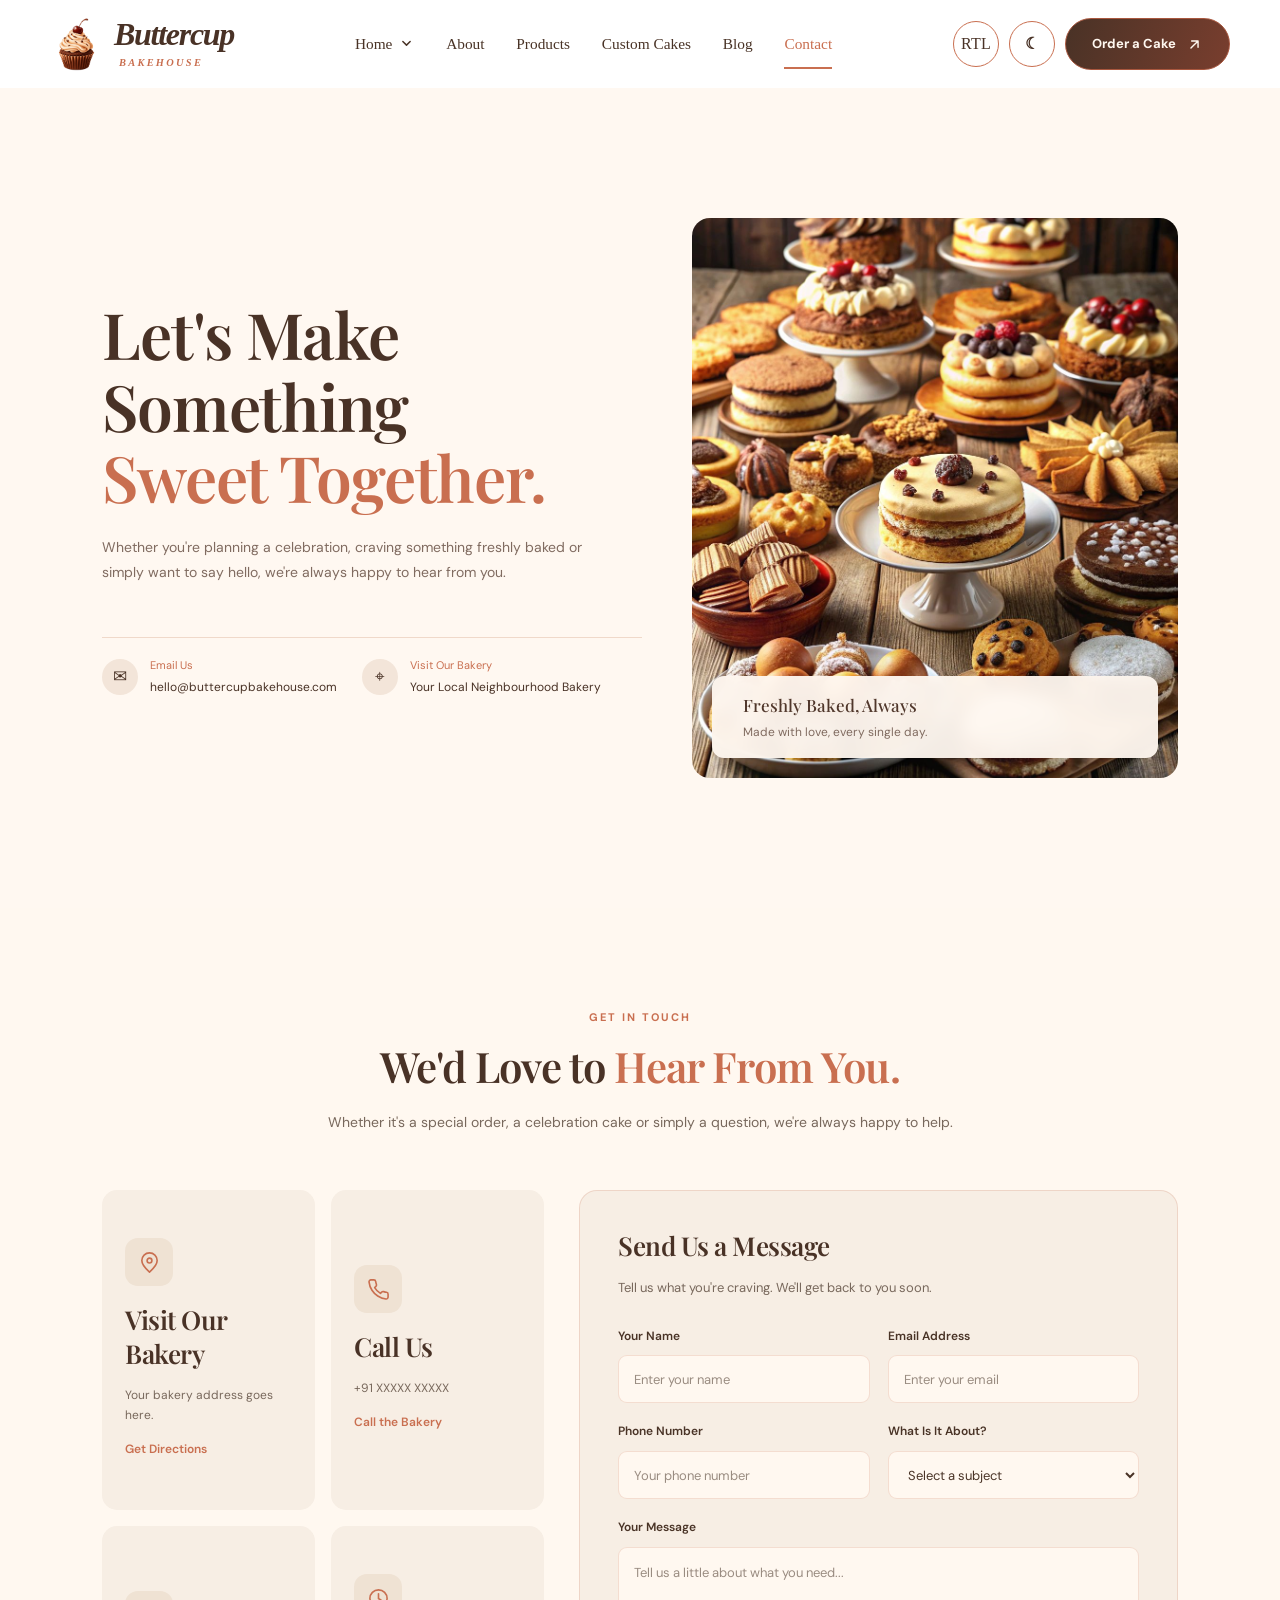
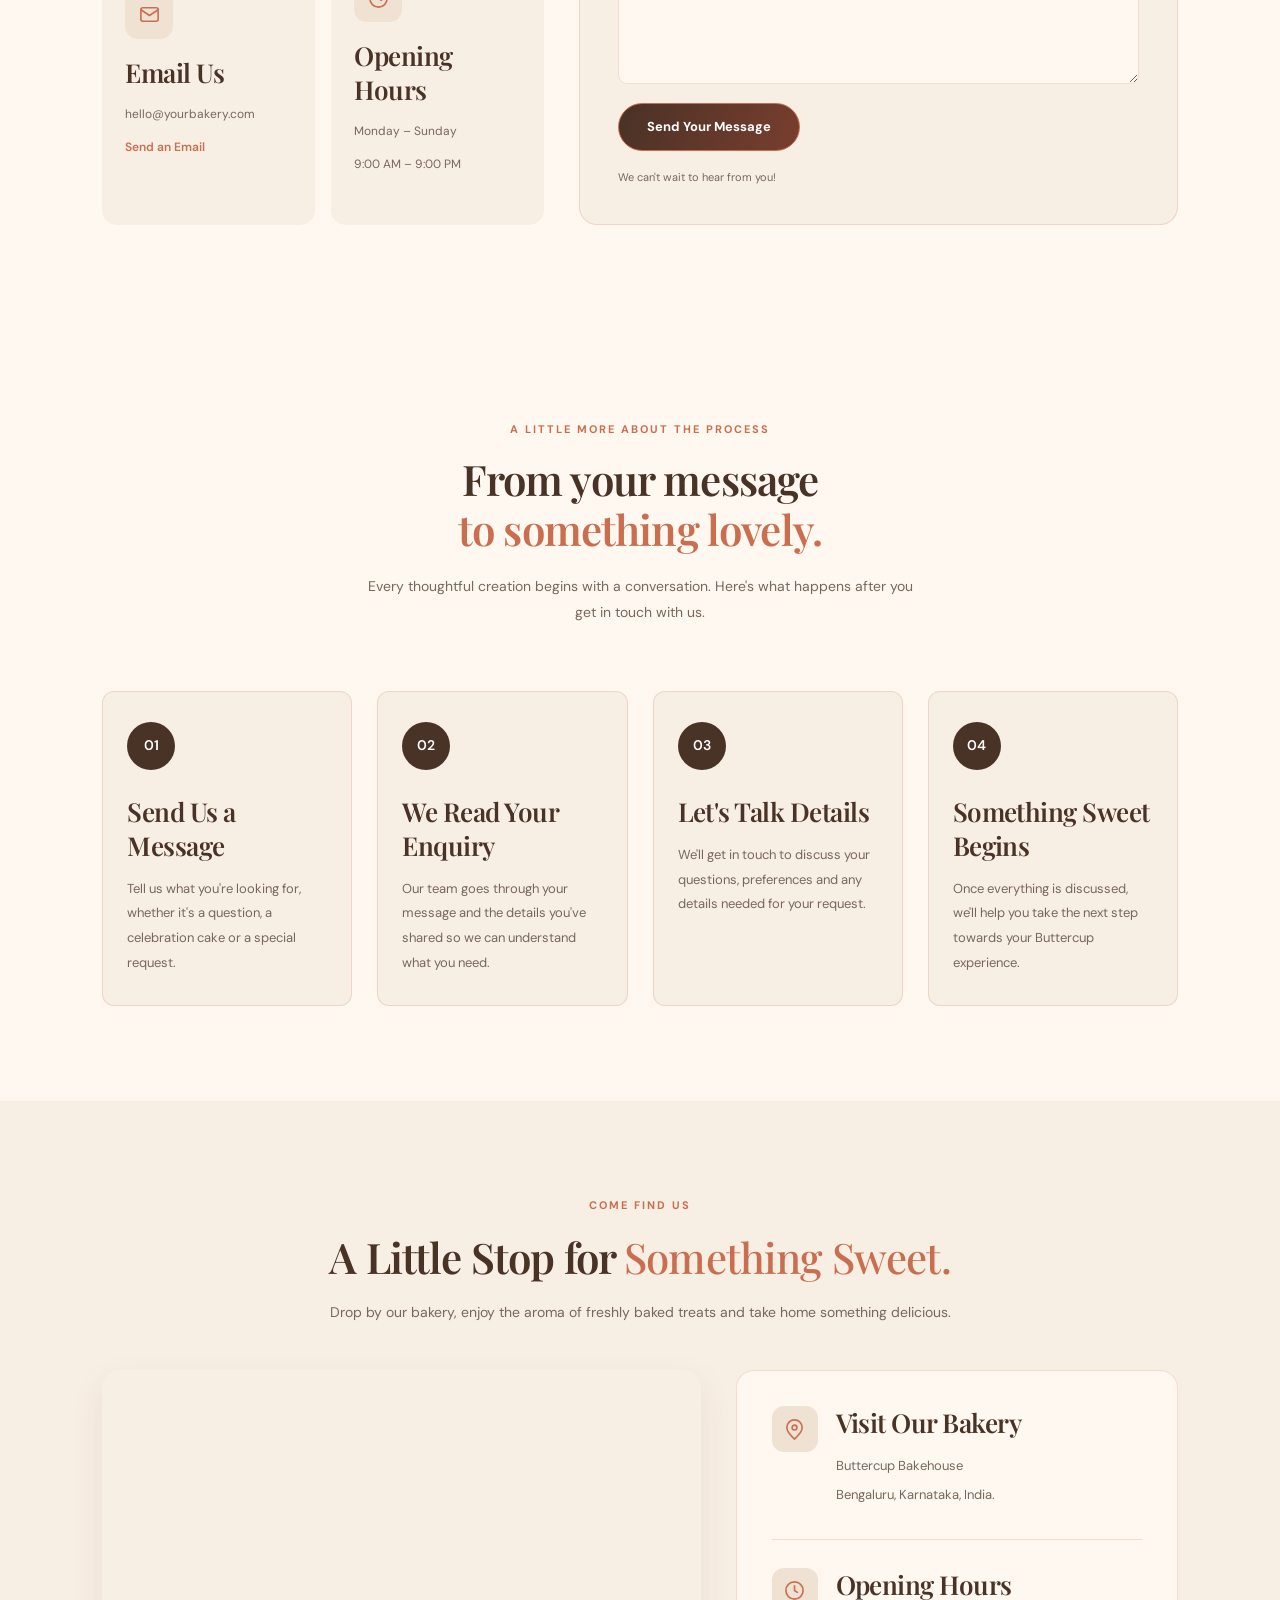
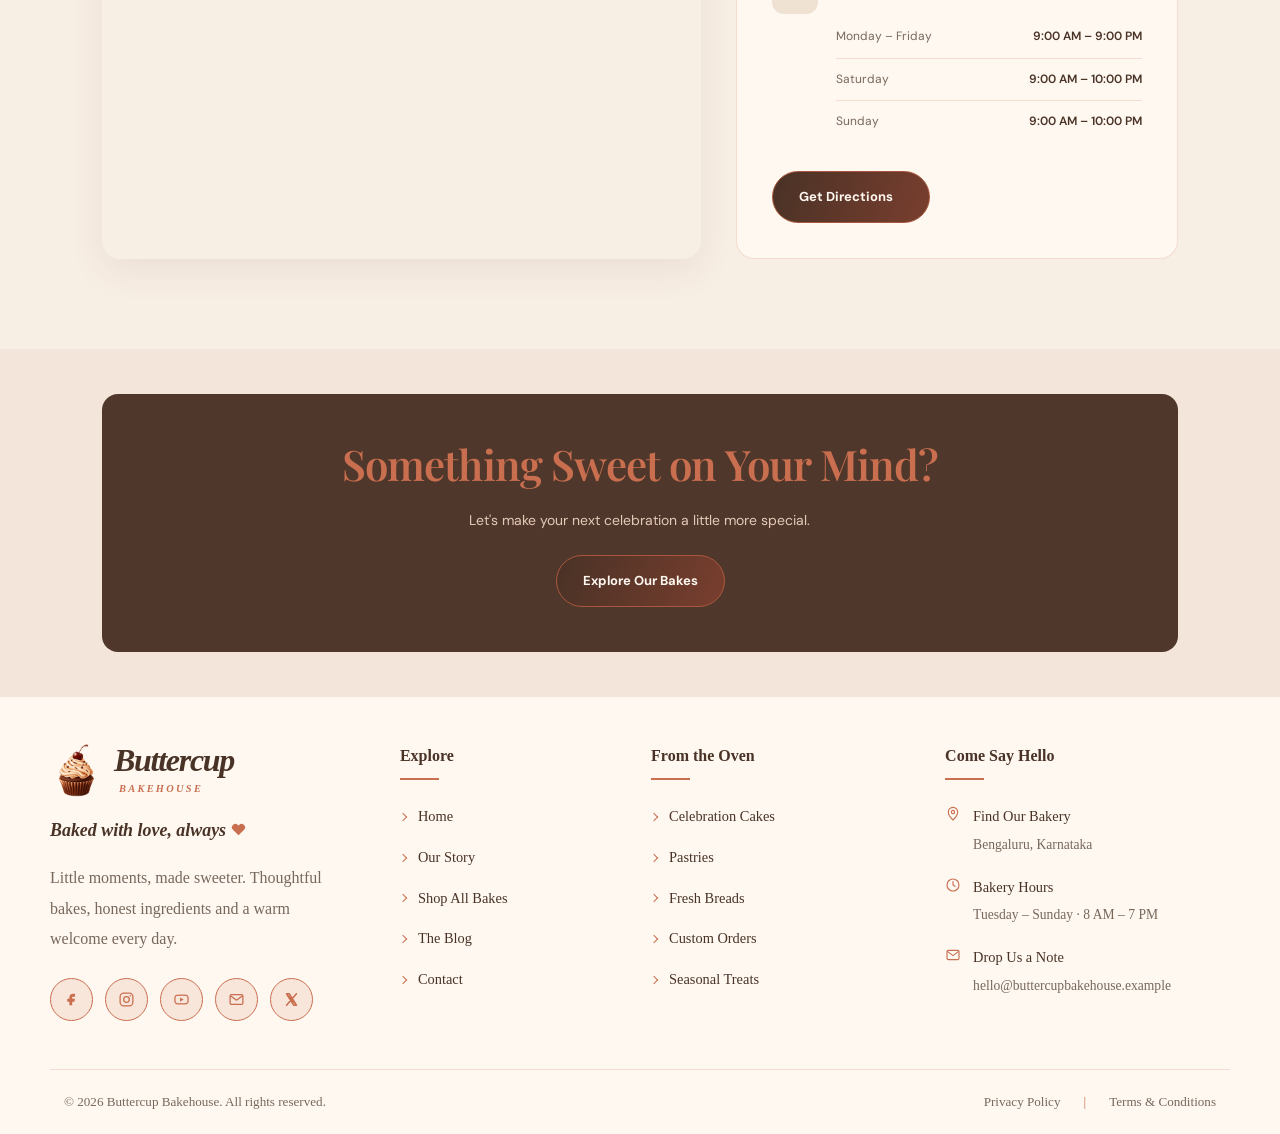
<file: pages/contact.html>
<!DOCTYPE html>
<html lang="en" dir="ltr">

<head>
    <meta charset="UTF-8">
    <meta name="viewport" content="width=device-width, initial-scale=1.0">

    <title>Contact & Visit | Buttercup Bakehouse</title>

    <meta
        name="description"
        content="Visit Buttercup Bakehouse in Bengaluru or send us a message about fresh bakes and custom cakes."
    >

   <meta name="theme-color" content="#493226">

    <!-- GOOGLE FONTS -->
    <link rel="preconnect" href="https://fonts.googleapis.com">
    <link rel="preconnect" href="https://fonts.gstatic.com" crossorigin>

    <!-- STYLESHEETS -->
    <link rel="stylesheet" href="../assets/css/style.css">
    <link rel="stylesheet" href="../assets/css/contact.css">
    <link rel="stylesheet" href="../assets/css/dark-mode.css">
    <link rel="stylesheet" href="../assets/css/rtl.css">
    <link rel="stylesheet" href="../assets/css/buttercup-premium.css">
    <link rel="icon" type="image/png" sizes="64x64" href="../assets/images/logo/logoo.jpg">

    <!-- CONTACT FORM SCRIPT -->
    <script>
        document.addEventListener("DOMContentLoaded", () => {

            const f = document.getElementById("contactForm");

            f?.addEventListener("submit", e => {
                e.preventDefault();

                if (f.reportValidity()) {
                    document.getElementById("contactFeedback").textContent =
                        "Thank you for your message. Connect this form to Netlify Forms or Formspree to receive submissions.";

                    f.reset();
                }
            });

        });
    </script>

    <!-- MAIN JAVASCRIPT -->
    <script src="../assets/js/main.js" defer></script>

</head>


<body id="top" data-active="contact">

    <!--HEADER-->
<body id="top" data-active="contact">
  <header class="site-header">
  <div class="container header-inner">

    <a class="brand" href="index.html" aria-label="Buttercup Bakehouse home">
      <img class="brand-logo"
           src="../assets/images/logo/logoo.jpg"
           alt="">

      <span class="brand-name">
        Buttercup
        <small>BAKEHOUSE</small>
      </span>
    </a>

    <button class="icon-btn menu-toggle"
            id="menuToggle"
            aria-label="Open navigation"
            aria-expanded="false"><i class="fa-solid fa-bars"></i></button>

    <nav class="main-nav" id="mainNav" aria-label="Main navigation">

      <div class="home-dropdown">
  <button
    class="home-dropdown-trigger "
    id="homeDropdownToggle"
    type="button"
    aria-expanded="false"
    aria-controls="homeDropdownMenu"
  >
    <span>Home</span>
  <span class="home-dropdown-arrow" aria-hidden="true">
  <svg viewBox="0 0 16 16" width="13" height="13">
    <path d="M3.5 5.5 8 10l4.5-4.5"
          fill="none"
          stroke="currentColor"
          stroke-width="1.8"
          stroke-linecap="round"
          stroke-linejoin="round"/>
  </svg>
</span>
  </button>

  <div class="home-dropdown-menu" id="homeDropdownMenu">
    <a href="index.html">Home – Classic</a>
    <a href="home2.html">Home – Premium</a>
  </div>
</div>

      <a data-nav="about" href="about.html">About</a>
      <a data-nav="products" href="products.html">Products</a>
      <a data-nav="custom" href="custom-orders.html">Custom Cakes</a>
      <a data-nav="blog" href="blog.html">Blog</a>
      <a data-nav="contact" href="contact.html">Contact</a>

    </nav>

    <div class="header-actions">

      <button class="direction-toggle"
              id="rtlToggle"
              type="button"
              aria-label="Switch text direction">
        RTL
      </button>

      <button class="icon-btn theme-toggle"
              id="themeToggle"
              type="button"
              aria-label="Toggle dark mode"
              title="Toggle dark mode">
        <i class="fa-regular fa-moon"></i>
      </button>

      <a class="header-order" href="contact.html#contact-form">
        Order a Cake <svg
    class="about-btn-arrow"
    xmlns="http://www.w3.org/2000/svg"
    viewBox="0 0 24 24"
    width="17"
    height="17"
    fill="none"
    aria-hidden="true"
  >
    <path
      d="M7 17L17 7M8 7H17V16"
      stroke="currentColor"
      stroke-width="2"
      stroke-linecap="round"
      stroke-linejoin="round"
    />
  </svg>
      </a>

    </div>
  </div>
</header>
  
    <!-- =====================================
         MAIN CONTENT
    ====================================== -->

    <main>

        <!-- CONTACT HERO SECTION -->
        <!-- CONTACT HERO SECTION -->
<section class="contact-hero">

    <div class="contact-hero-content">

       

        <h1>
            Let's Make Something
            <span>Sweet Together.</span>
        </h1>

        <p class="contact-description">
            Whether you're planning a celebration, craving something
            freshly baked or simply want to say hello, we're always
            happy to hear from you.
        </p>

        <div class="contact-hero-buttons">

           

        </div>

        <div class="contact-quick-info">

            <div class="contact-info-item">
                <span class="contact-info-icon">✉</span>
                <div>
                    <small>Email Us</small>
                    <p>hello@buttercupbakehouse.com</p>
                </div>
            </div>

            <div class="contact-info-item">
                <span class="contact-info-icon">⌖</span>
                <div>
                    <small>Visit Our Bakery</small>
                    <p>Your Local Neighbourhood Bakery</p>
                </div>
            </div>

        </div>

    </div>

    <div class="contact-hero-image">

        <img src="../assets/images/logo/bakery-contact.jpg"
             alt="Freshly baked pastries and cakes at Buttercup Bakehouse">

        <div class="contact-image-note">
            <span><i class="fa-regular fa-heart"></i></span>
            <div>
                <strong>Freshly Baked, Always</strong>
                <p>Made with love, every single day.</p>
            </div>
        </div>

    </div>

</section>

<!-- CONTACT DETAILS & MESSAGE SECTION -->

<section class="contact-details-section" id="contact-details">

    <div class="contact-details-heading">
        <span class="contact-section-label">GET IN TOUCH</span>
        <h2>We'd Love to <span>Hear From You.</span></h2>
        <p>
            Whether it's a special order, a celebration cake or simply
            a question, we're always happy to help.
        </p>
    </div>

    <div class="contact-details-layout">

        <!-- LEFT SIDE CONTACT CARDS -->

        <div class="contact-details-left">

            <div class="contact-detail-card">
                <div class="contact-detail-icon">
                    <svg viewBox="0 0 24 24" fill="none"
                         stroke="currentColor" stroke-width="1.7"
                         stroke-linecap="round" stroke-linejoin="round">
                        <path d="M20 10c0 5-8 12-8 12S4 15 4 10a8 8 0 1 1 16 0Z"/>
                        <circle cx="12" cy="10" r="2.5"/>
                    </svg>
                </div>
                <div>
                    <h3>Visit Our Bakery</h3>
                    <p>Your bakery address goes here.</p>
                    <a href="#" class="contact-detail-link">Get Directions </a>
                </div>
            </div>

            <div class="contact-detail-card">
                <div class="contact-detail-icon">
                    <svg viewBox="0 0 24 24" fill="none"
                         stroke="currentColor" stroke-width="1.7"
                         stroke-linecap="round" stroke-linejoin="round">
                        <path d="M22 16.9v3a2 2 0 0 1-2.2 2
                        19.8 19.8 0 0 1-8.6-3.1
                        19.4 19.4 0 0 1-6-6
                        19.8 19.8 0 0 1-3.1-8.7
                        A2 2 0 0 1 4.1 2h3
                        a2 2 0 0 1 2 1.7
                        c.1 1 .4 2 .7 2.9
                        a2 2 0 0 1-.5 2.1L8 10
                        a16 16 0 0 0 6 6l1.3-1.3
                        a2 2 0 0 1 2.1-.5
                        c.9.3 1.9.6 2.9.7
                        a2 2 0 0 1 1.7 2Z"/>
                    </svg>
                </div>
                <div>
                    <h3>Call Us</h3>
                    <p>+91 XXXXX XXXXX</p>
                    <a href="tel:+91XXXXXXXXXX" class="contact-detail-link">Call the Bakery </a>
                </div>
            </div>

            <div class="contact-detail-card">
                <div class="contact-detail-icon">
                    <svg viewBox="0 0 24 24" fill="none"
                         stroke="currentColor" stroke-width="1.7"
                         stroke-linecap="round" stroke-linejoin="round">
                        <rect x="3" y="5" width="18" height="14" rx="2"/>
                        <path d="m3 7 9 6 9-6"/>
                    </svg>
                </div>
                <div>
                    <h3>Email Us</h3>
                    <p>hello@yourbakery.com</p>
                    <a href="mailto:hello@yourbakery.com"
                       class="contact-detail-link">Send an Email </a>
                </div>
            </div>

            <div class="contact-detail-card">
                <div class="contact-detail-icon">
                    <svg viewBox="0 0 24 24" fill="none"
                         stroke="currentColor" stroke-width="1.7"
                         stroke-linecap="round" stroke-linejoin="round">
                        <circle cx="12" cy="12" r="9"/>
                        <path d="M12 7v5l3 2"/>
                    </svg>
                </div>
                <div>
                    <h3>Opening Hours</h3>
                    <p>Monday – Sunday</p>
                    <span class="contact-detail-note">9:00 AM – 9:00 PM</span>
                </div>
            </div>

        </div>

        <!-- RIGHT SIDE CONTACT FORM -->

        <div class="contact-form-card" id="contact-form">

            <div class="contact-form-heading">
                <h3>Send Us a Message</h3>
                <p>Tell us what you're craving. We'll get back to you soon.</p>
            </div>

            <form class="bakery-contact-form">

                <div class="contact-form-row">
                    <div class="contact-form-group">
                        <label for="contact-name">Your Name</label>
                        <input type="text" id="contact-name"
                               name="name" placeholder="Enter your name" required>
                    </div>

                    <div class="contact-form-group">
                        <label for="contact-email">Email Address</label>
                        <input type="email" id="contact-email"
                               name="email" placeholder="Enter your email" required>
                    </div>
                </div>

                <div class="contact-form-row">
                    <div class="contact-form-group">
                        <label for="contact-phone">Phone Number</label>
                        <input type="tel" id="contact-phone"
                               name="phone" placeholder="Your phone number">
                    </div>

                    <div class="contact-form-group">
                        <label for="contact-subject">What Is It About?</label>
                        <select id="contact-subject" name="subject" required>
                            <option value="" disabled selected>Select a subject</option>
                            <option value="General Enquiry">General Enquiry</option>
                            <option value="Custom Cake">Custom Cake</option>
                            <option value="Bulk Order">Bulk Order</option>
                            <option value="Celebration Order">Celebration Order</option>
                            <option value="Other">Other</option>
                        </select>
                    </div>
                </div>

                <div class="contact-form-group">
                    <label for="contact-message">Your Message</label>
                    <textarea id="contact-message" name="message"
                              rows="5"
                              placeholder="Tell us a little about what you need..."
                              required></textarea>
                </div>

                <button type="submit" class="contact-form-submit">
                    Send Your Message
                    
                </button>

                <p class="contact-form-small">
                    We can't wait to hear from you!
                </p>

            </form>
        </div>

    </div>
</section>



        
<!-- WHAT HAPPENS NEXT SECTION -->
<section class="contact-timeline-section">

    <div class="contact-timeline-container">

        <div class="contact-timeline-heading">
            <span class="contact-timeline-eyebrow">A LITTLE MORE ABOUT THE PROCESS</span>

            <h2>
                From your message
                <span>to something lovely.</span>
            </h2>

            <p>
                Every thoughtful creation begins with a conversation.
                Here's what happens after you get in touch with us.
            </p>
        </div>

        <div class="contact-timeline">

            <div class="contact-timeline-item">
                <span class="contact-timeline-number">01</span>
                <div class="contact-timeline-content">
                    <h3>Send Us a Message</h3>
                    <p>
                        Tell us what you're looking for, whether it's a
                        question, a celebration cake or a special request.
                    </p>
                </div>
            </div>

            <div class="contact-timeline-item">
                <span class="contact-timeline-number">02</span>
                <div class="contact-timeline-content">
                    <h3>We Read Your Enquiry</h3>
                    <p>
                        Our team goes through your message and the details
                        you've shared so we can understand what you need.
                    </p>
                </div>
            </div>

            <div class="contact-timeline-item">
                <span class="contact-timeline-number">03</span>
                <div class="contact-timeline-content">
                    <h3>Let's Talk Details</h3>
                    <p>
                        We'll get in touch to discuss your questions,
                        preferences and any details needed for your request.
                    </p>
                </div>
            </div>

            <div class="contact-timeline-item">
                <span class="contact-timeline-number">04</span>
                <div class="contact-timeline-content">
                    <h3>Something Sweet Begins</h3>
                    <p>
                        Once everything is discussed, we'll help you take
                        the next step towards your Buttercup experience.
                    </p>
                </div>
            </div>

        </div>

    </div>

</section>

<!-- VISIT OUR BAKERY SECTION -->

<section class="visit-bakery-section">

    <div class="visit-bakery-heading">
        <span>COME FIND US</span>
        <h2>A Little Stop for <em>Something Sweet.</em></h2>
        <p>Drop by our bakery, enjoy the aroma of freshly baked treats
           and take home something delicious.</p>
    </div>

    <div class="visit-bakery-container">

        <!-- BENGALURU GOOGLE MAP -->
        <div class="visit-map">
            <iframe
                src="https://maps.google.com/maps?q=Bengaluru%2C%20Karnataka%2C%20India&t=&z=12&ie=UTF8&iwloc=&output=embed"
                width="100%"
                height="100%"
                style="border:0;"
                allowfullscreen
                loading="lazy"
                referrerpolicy="no-referrer-when-downgrade">
            </iframe>
        </div>

        <!-- ADDRESS AND OPENING HOURS -->
        <div class="visit-bakery-info">

            <!-- ADDRESS -->
            <div class="visit-info-block">

                <div class="visit-info-icon">
                    <svg viewBox="0 0 24 24" fill="none"
                         stroke="currentColor" stroke-width="1.7"
                         stroke-linecap="round" stroke-linejoin="round">
                        <path d="M20 10c0 5-8 12-8 12S4 15 4 10a8 8 0 1 1 16 0Z"/>
                        <circle cx="12" cy="10" r="2.5"/>
                    </svg>
                </div>

                <div>
                    <h3>Visit Our Bakery</h3>
                    <p>Buttercup Bakehouse</p>
                    <p>Bengaluru, Karnataka, India.</p>
                </div>

            </div>

            <div class="visit-info-divider"></div>

            <!-- OPENING HOURS -->
            <div class="visit-info-block">

                <div class="visit-info-icon">
                    <svg viewBox="0 0 24 24" fill="none"
                         stroke="currentColor" stroke-width="1.7"
                         stroke-linecap="round" stroke-linejoin="round">
                        <circle cx="12" cy="12" r="9"/>
                        <path d="M12 7v5l3 2"/>
                    </svg>
                </div>

                <div class="visit-hours">

                    <h3>Opening Hours</h3>

                    <div class="visit-hours-row">
                        <span>Monday – Friday</span>
                        <strong>9:00 AM – 9:00 PM</strong>
                    </div>

                    <div class="visit-hours-row">
                        <span>Saturday</span>
                        <strong>9:00 AM – 10:00 PM</strong>
                    </div>

                    <div class="visit-hours-row">
                        <span>Sunday</span>
                        <strong>9:00 AM – 10:00 PM</strong>
                    </div>

                </div>
            </div>

            <!-- DIRECTIONS -->
            <a href="https://www.google.com/maps/search/?api=1&query=Bengaluru+Karnataka+India"
               target="_blank"
               rel="noopener noreferrer"
               class="visit-directions-btn">
                Get Directions <span></span>
            </a>

        </div>

    </div>
</section>

    </main>

<!-- CONTACT PAGE CTA -->

<section class="contact-bottom-cta">

    <div class="contact-bottom-cta-content">
        <div>
            <h2>Something Sweet on Your Mind?</h2>
            <p>Let's make your next celebration a little more special.</p>
        </div>

        <a href="products.html" class="contact-bottom-cta-btn">
            Explore Our Bakes 
        </a>
    </div>

</section>


    
    <!--FOOTER-->
<footer class="site-footer">
  <div class="container">

    <div class="footer-grid">

      <!-- Brand -->
      <div class="footer-brand">
        <a class="brand" href="index.html">
          <img class="brand-logo"
               src="../assets/images/logo/logoo.jpg"
               alt="">
          <span class="brand-name">
            Buttercup
            <small>BAKEHOUSE</small>
          </span>
        </a>

        <p class="footer-tagline">
          Baked with love, always
          <svg class="footer-heart" viewBox="0 0 24 24" aria-hidden="true">
            <path d="M20.8 4.6a5.5 5.5 0 0 0-7.8 0L12 5.7l-1.1-1.1a5.5 5.5 0 0 0-7.8 7.8l1.1 1.1L12 21l7.8-7.5 1.1-1.1a5.5 5.5 0 0 0-.1-7.8Z"/>
          </svg>
        </p>

        <p class="footer-description">
          Little moments, made sweeter. Thoughtful bakes,
          honest ingredients and a warm welcome every day.
        </p>

        <div class="footer-socials">

          <a href="#" aria-label="Facebook">
            <svg viewBox="0 0 24 24" aria-hidden="true">
              <path d="M14 8h3V4h-3c-3 0-5 2-5 5v2H6v4h3v5h4v-5h3l1-4h-4V9c0-.7.3-1 1-1Z"/>
            </svg>
          </a>

          <a href="#" aria-label="Instagram">
            <svg viewBox="0 0 24 24" aria-hidden="true">
              <rect x="3" y="3" width="18" height="18" rx="5"/>
              <circle cx="12" cy="12" r="4"/>
              <circle class="social-dot" cx="17.5" cy="6.8" r="1"/>
            </svg>
          </a>

          <a href="#" aria-label="YouTube">
            <svg viewBox="0 0 24 24" aria-hidden="true">
              <path d="M21 8.2a2.8 2.8 0 0 0-2-2C17.2 5.7 12 5.7 12 5.7s-5.2 0-7 .5a2.8 2.8 0 0 0-2 2A29 29 0 0 0 2.7 12a29 29 0 0 0 .3 3.8 2.8 2.8 0 0 0 2 2c1.8.5 7 .5 7 .5s5.2 0 7-.5a2.8 2.8 0 0 0 2-2 29 29 0 0 0 .3-3.8 29 29 0 0 0-.3-3.8Z"/>
              <path class="social-play" d="m10 9 5 3-5 3Z"/>
            </svg>
          </a>

          <a href="mailto:hello@buttercupbakehouse.example" aria-label="Email">
            <svg viewBox="0 0 24 24" aria-hidden="true">
              <rect x="3" y="5" width="18" height="14" rx="2"/>
              <path d="m4 7 8 6 8-6"/>
            </svg>
          </a>

          <a href="#" aria-label="X">
            <svg viewBox="0 0 24 24" aria-hidden="true">
              <path d="M5 4h4l10 16h-4L5 4Zm0 16L19 4M5 4l14 16"/>
            </svg>
          </a>

        </div>
      </div>

      <!-- Explore -->
      <div class="footer-col">
        <h4>Explore</h4>
        <a href="index.html">Home</a>
        <a href="about.html">Our Story</a>
        <a href="products.html">Shop All Bakes</a>
        <a href="blog.html">The Blog</a>
        <a href="contact.html">Contact</a>
      </div>

      <!-- From the Oven -->
      <div class="footer-col">
        <h4>From the Oven</h4>
        <a href="products.html?category=cakes">Celebration Cakes</a>
        <a href="products.html?category=pastries">Pastries</a>
        <a href="products.html?category=breads">Fresh Breads</a>
        <a href="custom-orders.html">Custom Orders</a>
        <a href="products.html">Seasonal Treats</a>
      </div>

      <!-- Come Say Hello -->
      <div class="footer-col footer-visit">
        <h4>Come Say Hello</h4>

        <a class="visit-item"
           href="https://www.google.com/maps/search/?api=1&query=bakeries+Bengaluru"
           target="_blank" rel="noopener">
          <span class="visit-icon">
            <svg viewBox="0 0 24 24" aria-hidden="true">
              <path d="M12 21s7-6.2 7-12a7 7 0 1 0-14 0c0 5.8 7 12 7 12Z"/>
              <circle cx="12" cy="9" r="2.5"/>
            </svg>
          </span>
          <span>
            <b>Find Our Bakery</b>
            <small>Bengaluru, Karnataka</small>
          </span>
        </a>

        <div class="visit-item">
          <span class="visit-icon">
            <svg viewBox="0 0 24 24" aria-hidden="true">
              <circle cx="12" cy="12" r="9"/>
              <path d="M12 7v5l3 2"/>
            </svg>
          </span>
          <span>
            <b>Bakery Hours</b>
            <small>Tuesday – Sunday · 8 AM – 7 PM</small>
          </span>
        </div>

        <a class="visit-item"
           href="mailto:hello@buttercupbakehouse.example">
          <span class="visit-icon">
            <svg viewBox="0 0 24 24" aria-hidden="true">
              <rect x="3" y="5" width="18" height="14" rx="2"/>
              <path d="m4 7 8 6 8-6"/>
            </svg>
          </span>
          <span>
            <b>Drop Us a Note</b>
            <small>hello@buttercupbakehouse.example</small>
          </span>
        </a>

      </div>

    </div>

    <div class="footer-bottom">
      <span>
        © <span id="year"></span> Buttercup Bakehouse. All rights reserved.
      </span>

      <span class="footer-legal">
        <a href="404.html">Privacy Policy</a>
        <i>|</i>
        <a href="404.html">Terms &amp; Conditions</a>
      </span>
    </div>

  </div>
</footer>

</body>
</html>
</file>
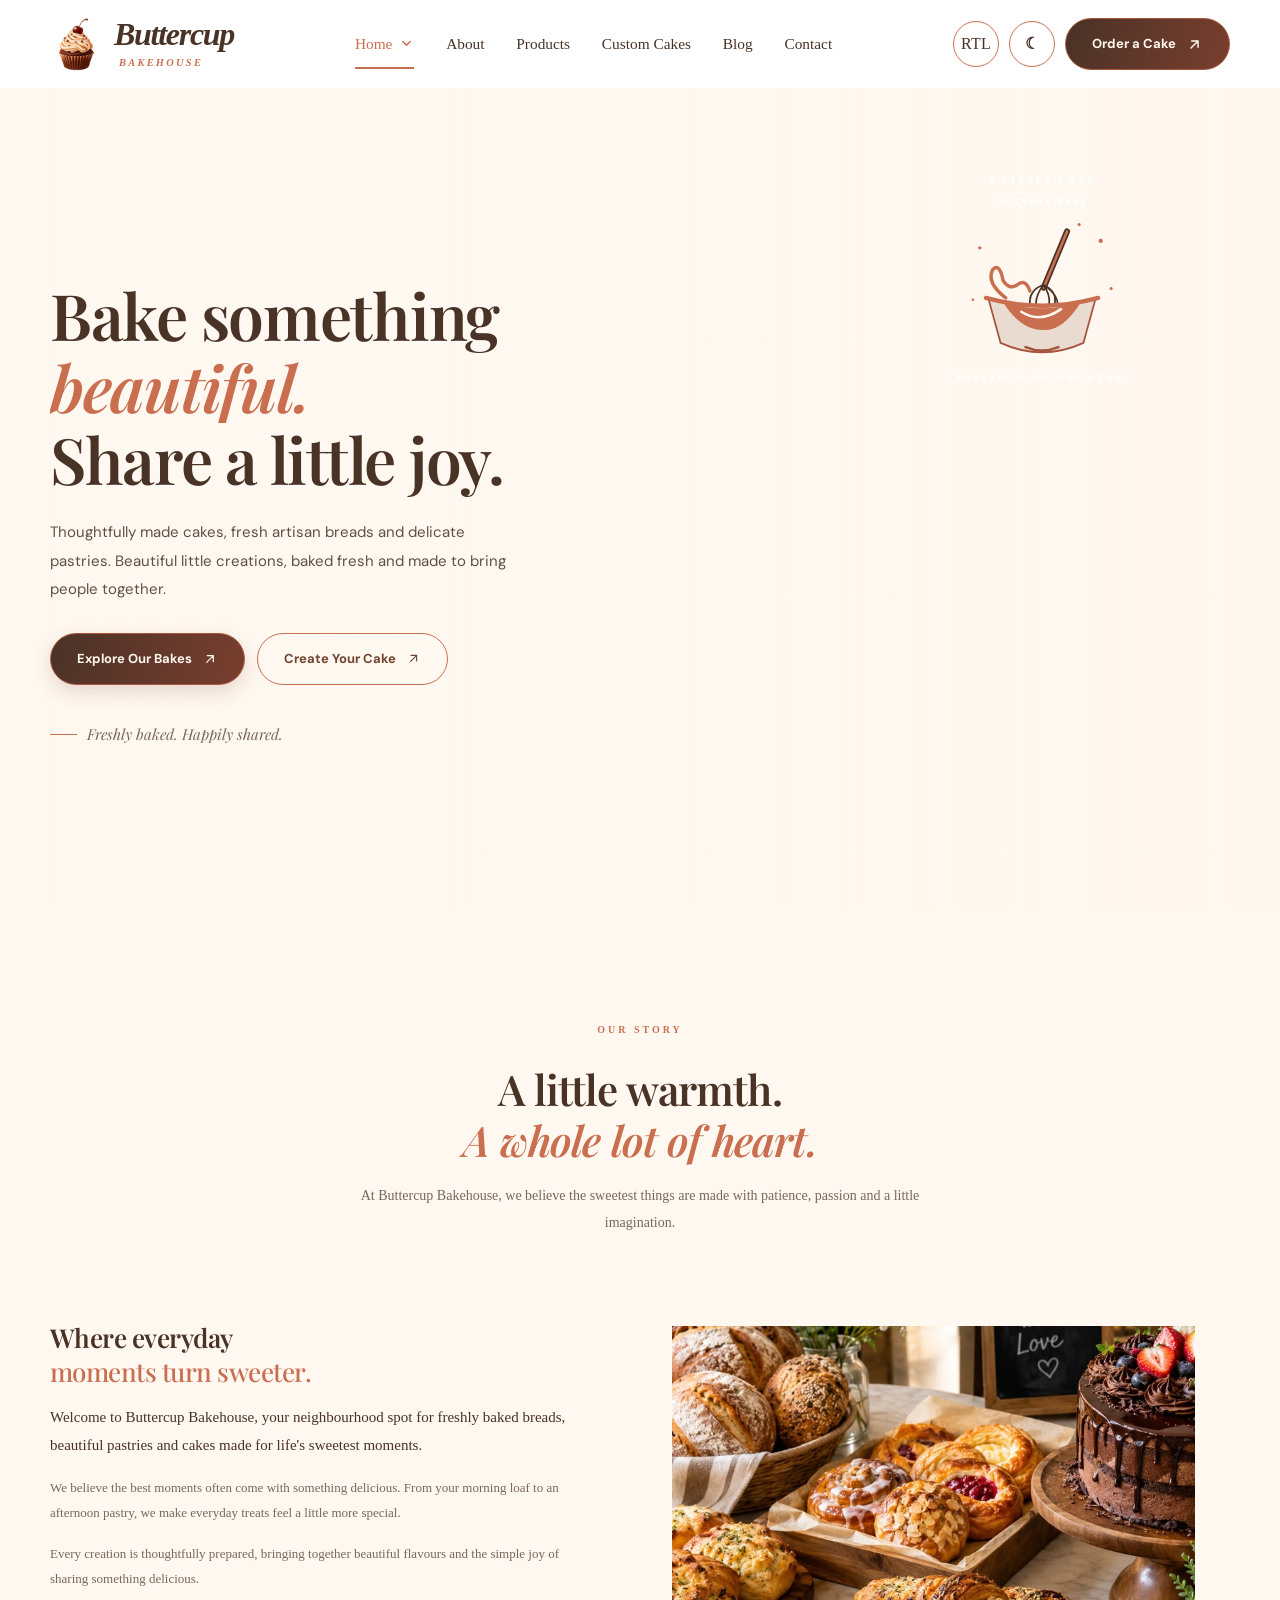
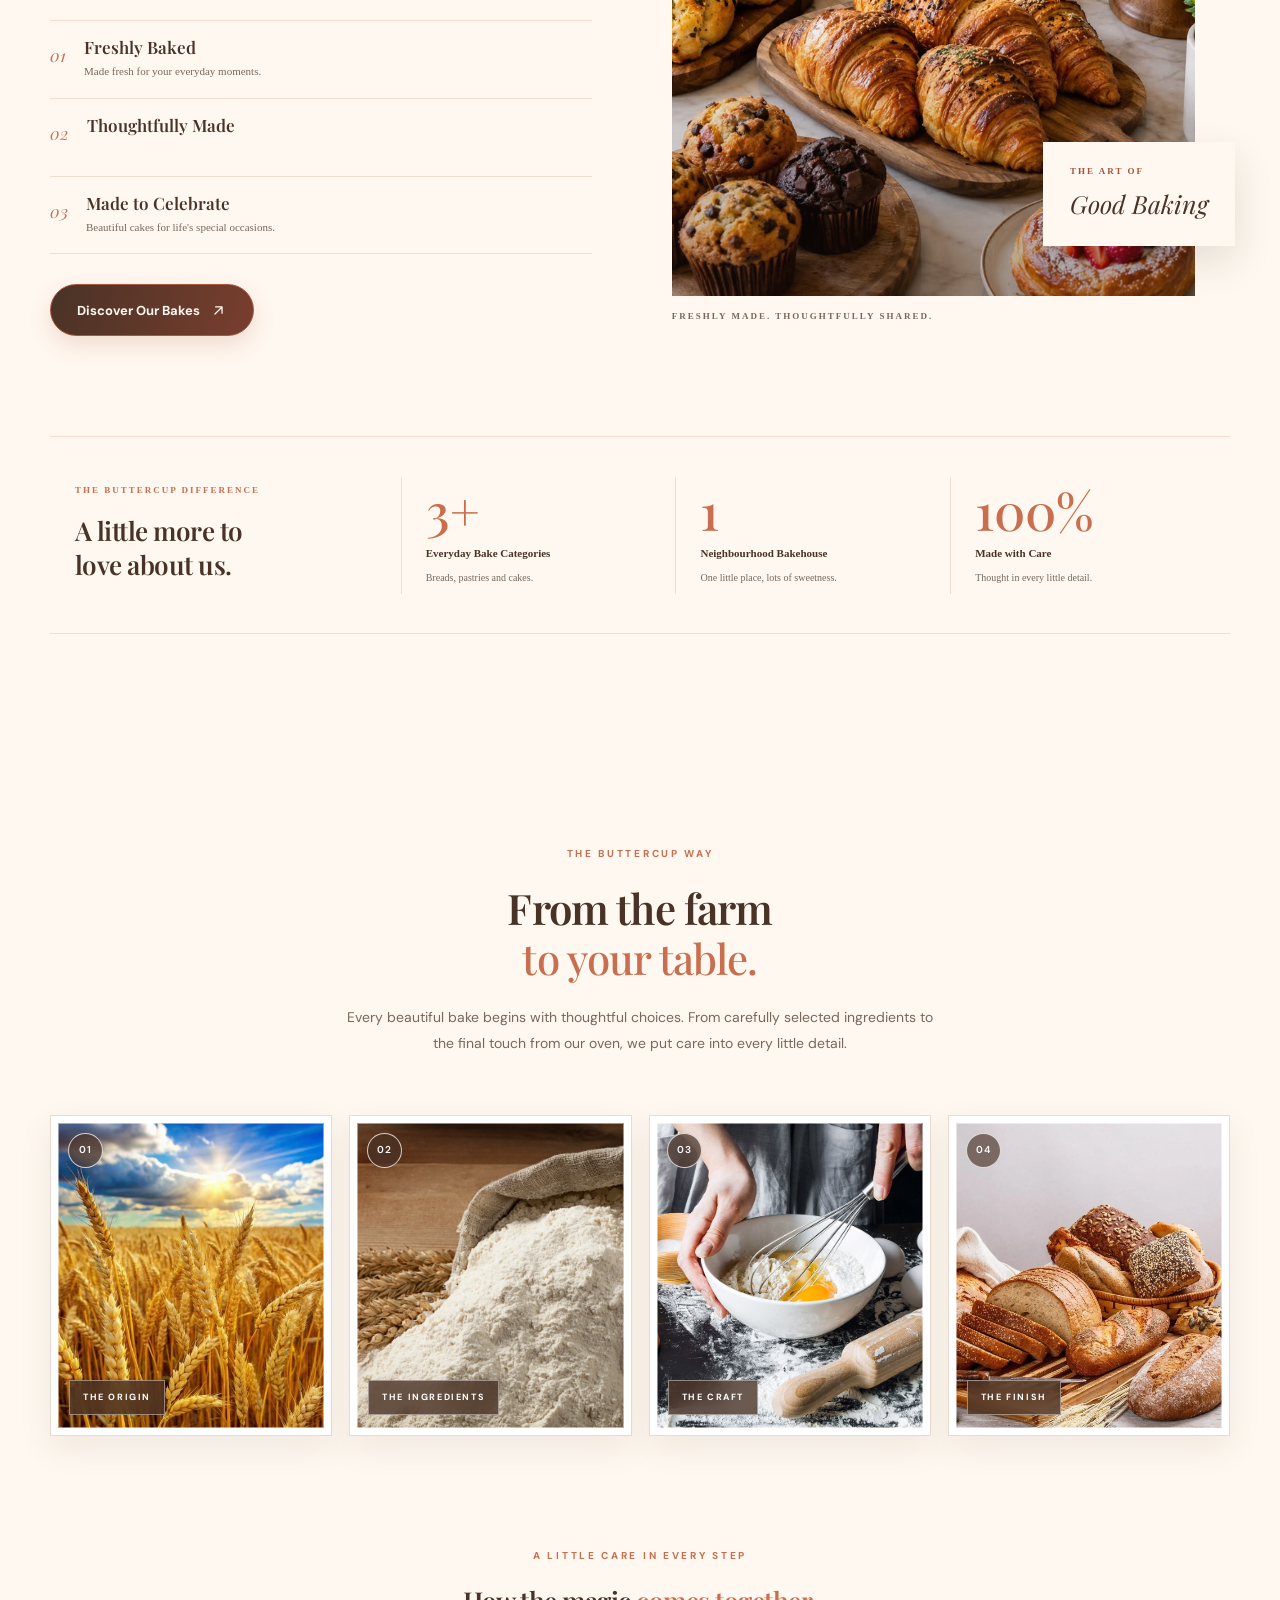
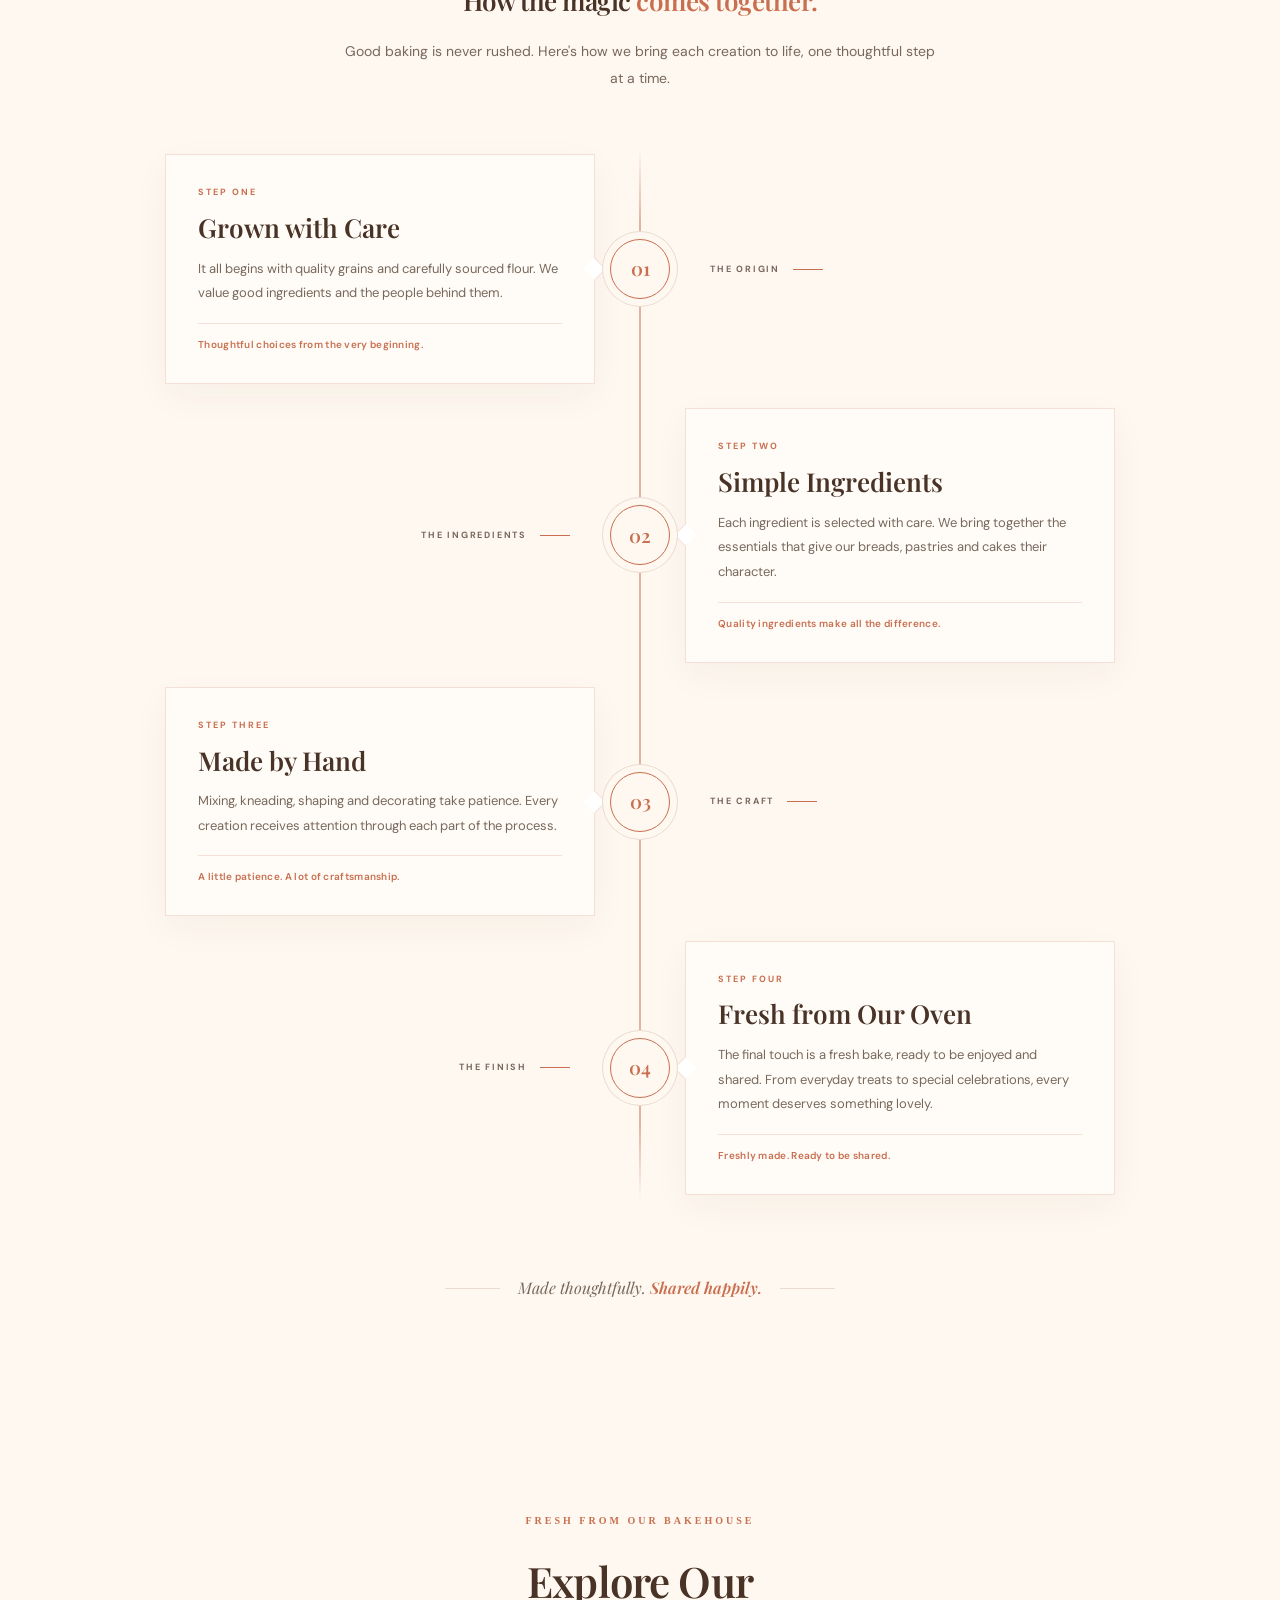
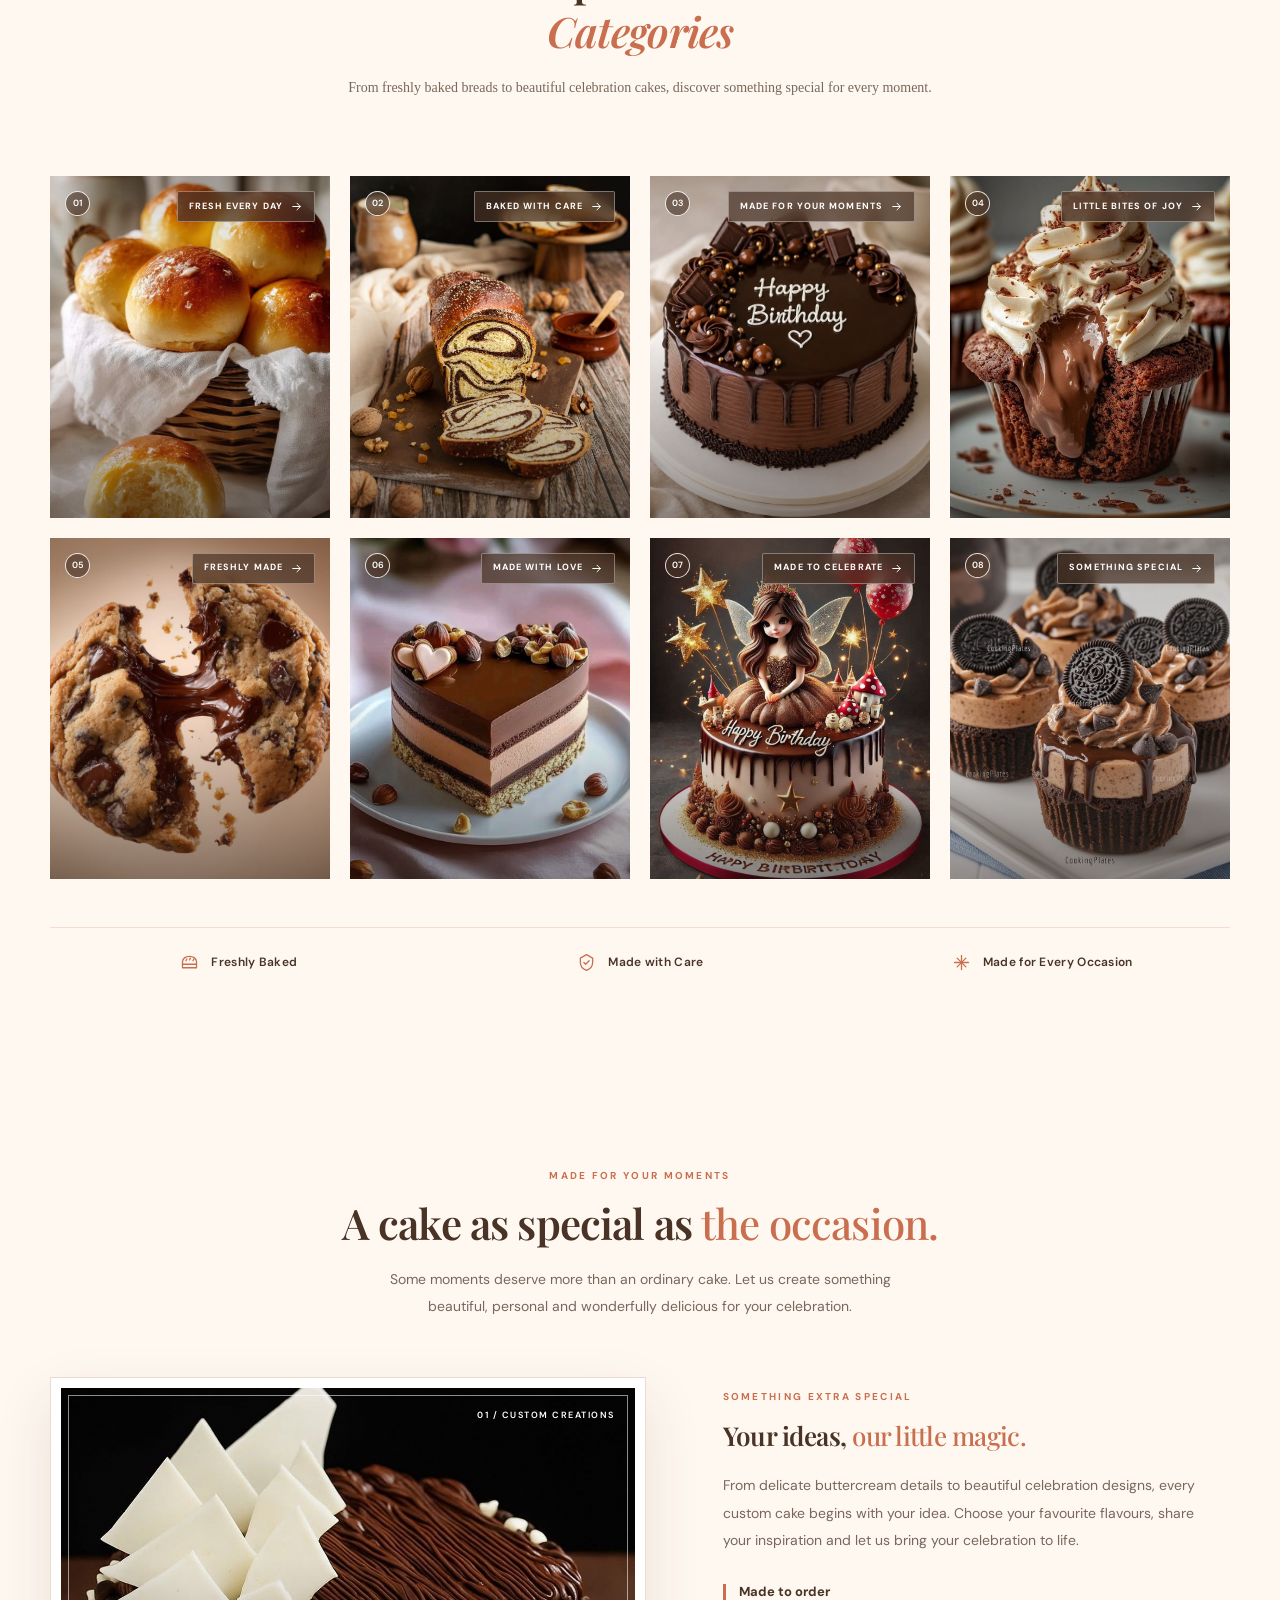
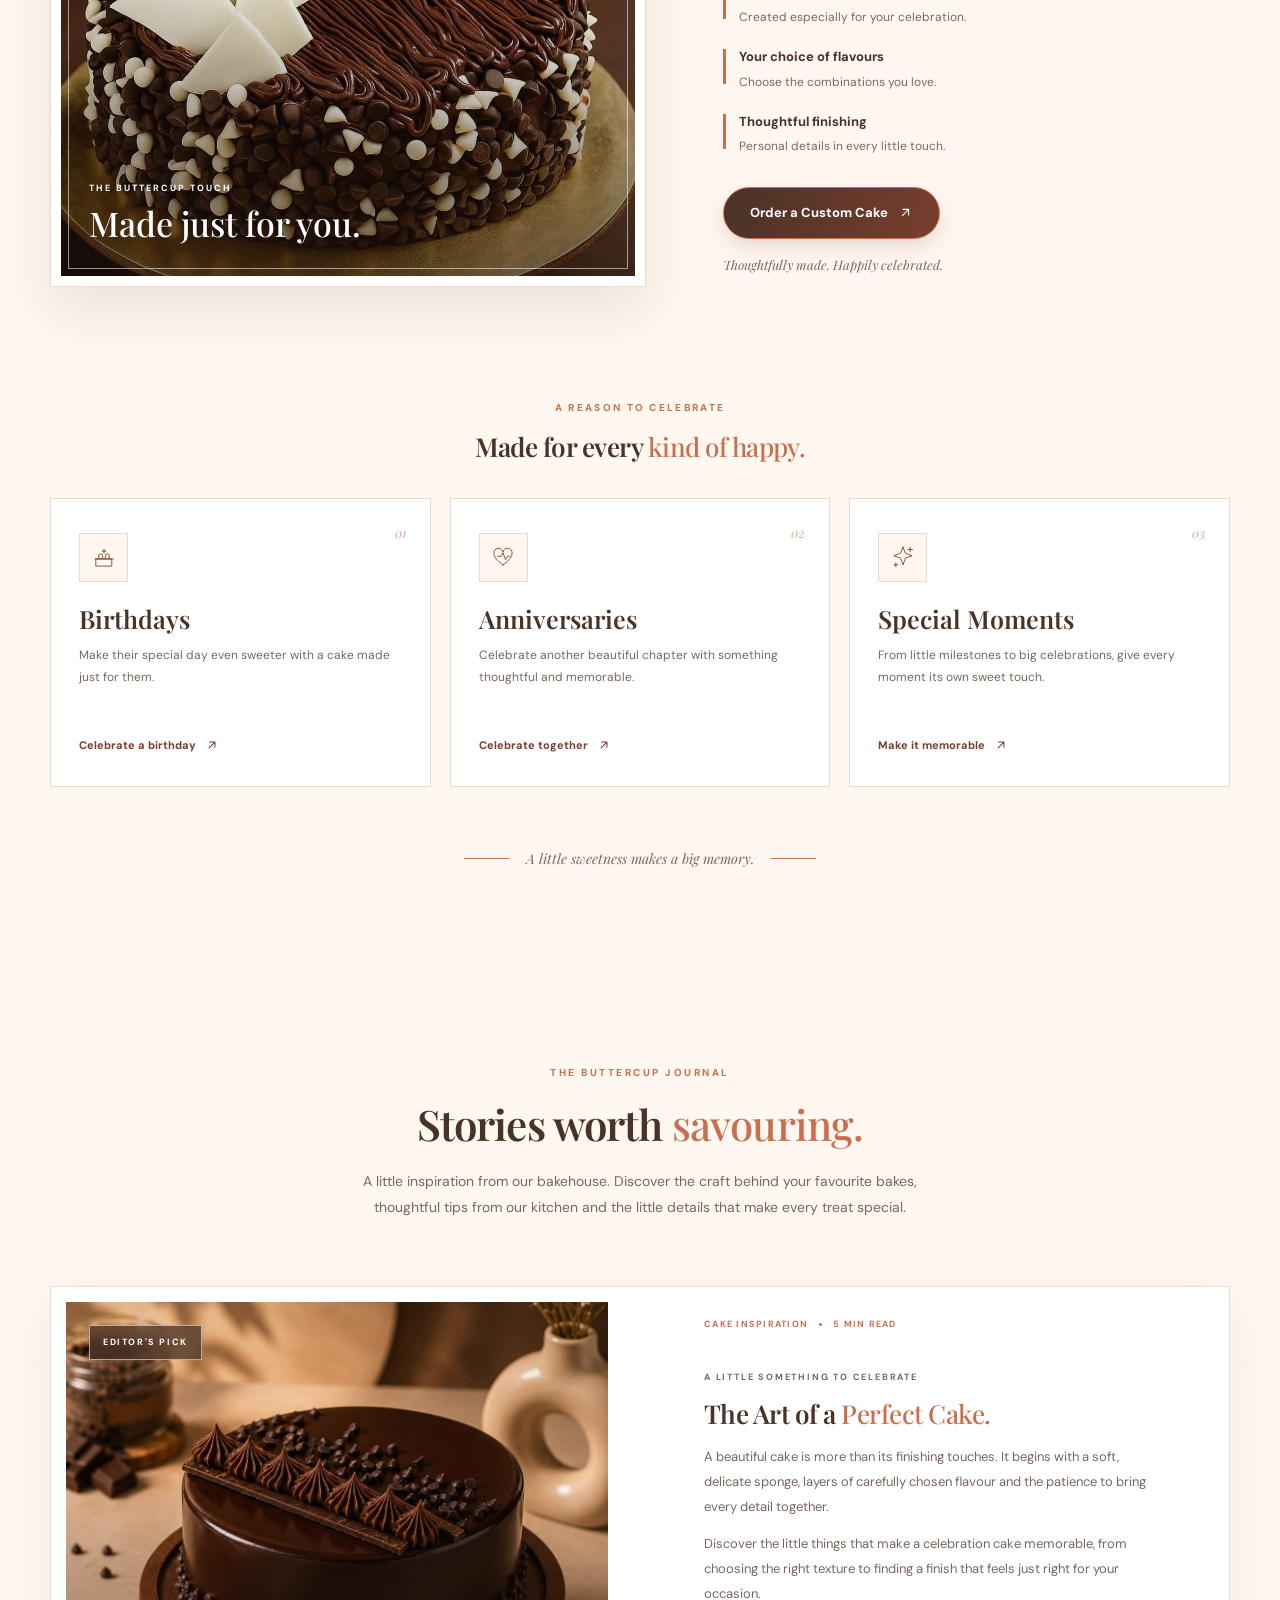
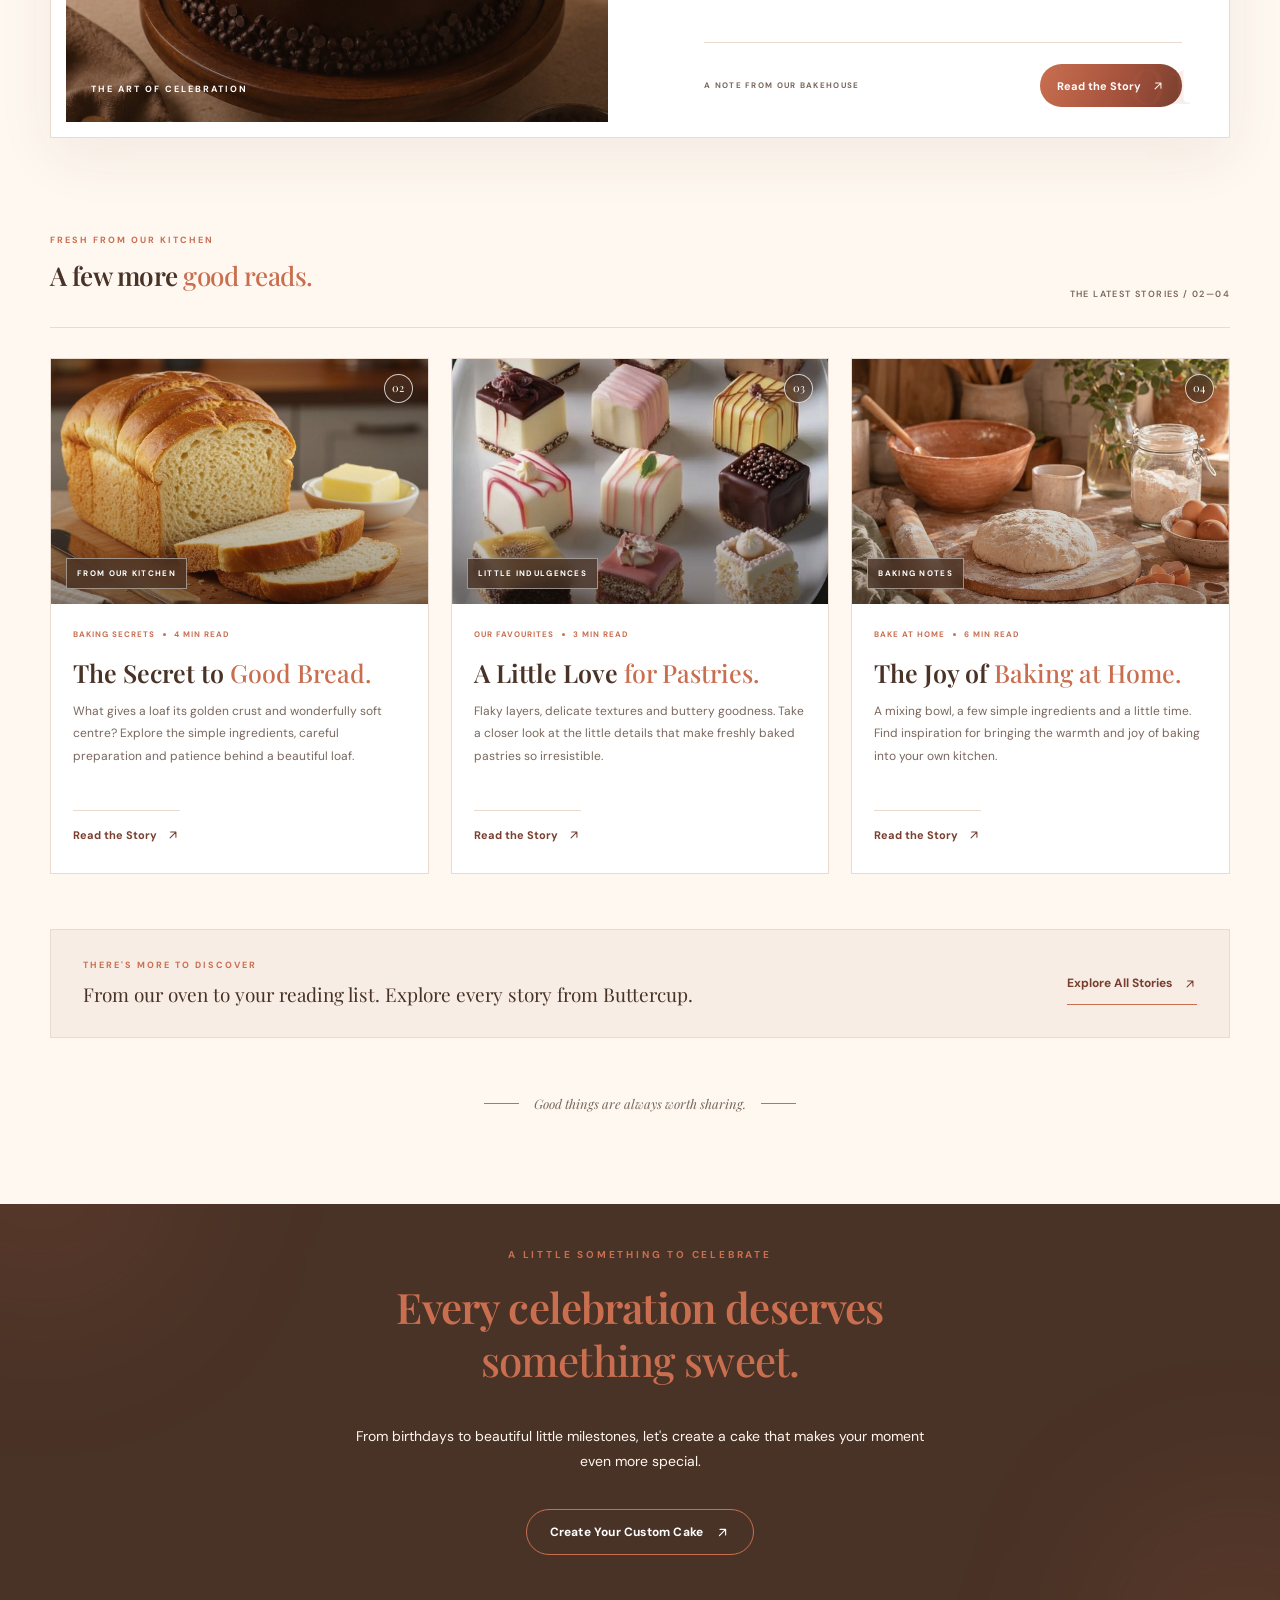
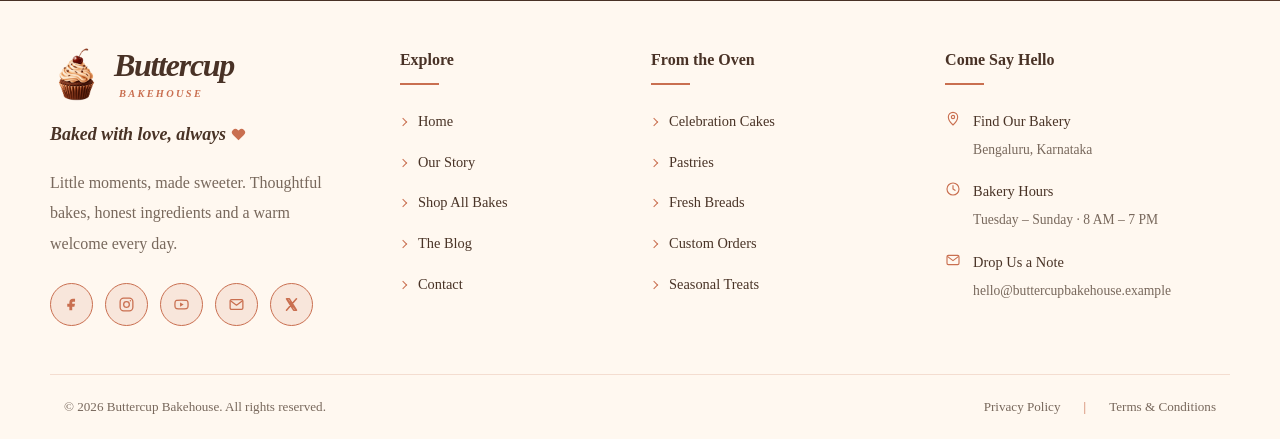
<file: pages/home2.html>
<!DOCTYPE html>
<html lang="en" dir="ltr">

<head>
    <meta charset="UTF-8">
    <meta name="viewport" content="width=device-width, initial-scale=1.0">

    <title>Buttercup Bakehouse | The Premium Edit</title>

    <meta
        name="description"
        content="Discover the premium collection at Buttercup Bakehouse: artisan patisserie, signature cakes and carefully crafted breads."
    >

    <meta name="theme-color" content="#493226">

    <link rel="preconnect" href="https://fonts.googleapis.com">
    <link rel="preconnect" href="https://fonts.gstatic.com" crossorigin>

    <link rel="stylesheet" href="../assets/css/style.css">
    <link rel="stylesheet" href="../assets/css/home2.css">
    <link rel="stylesheet" href="../assets/css/dark-mode.css">
    <link rel="stylesheet" href="../assets/css/rtl.css">
    <link rel="stylesheet" href="../assets/css/buttercup-premium.css">
    <link rel="icon" type="image/png" sizes="64x64" href="../assets/images/logo/logoo.jpg">

    <script>
        document.addEventListener("DOMContentLoaded", () => {
            document.getElementById("premiumProducts").innerHTML =
                products.slice(0, 3).map(productCard).join("");

            document.getElementById("homeArticles").innerHTML =
                articles.slice(0, 3).map(articleCard).join("");
        });
    </script>

    <script src="../assets/js/main.js" defer></script>
    <script src="../assets/js/home.js" defer></script>
</head>



    <!-- HEADER -->
    <body id="top" data-active="home">
  <header class="site-header">
  <div class="container header-inner">

    <a class="brand" href="index.html" aria-label="Buttercup Bakehouse home">
      <img class="brand-logo"
           src="../assets/images/logo/logoo.jpg"
           alt="">

      <span class="brand-name">
        Buttercup
        <small>BAKEHOUSE</small>
      </span>
    </a>

    <button class="icon-btn menu-toggle"
            id="menuToggle"
            aria-label="Open navigation"
            aria-expanded="false"><i class="fa-solid fa-bars"></i></button>

    <nav class="main-nav" id="mainNav" aria-label="Main navigation">

      <div class="home-dropdown">
  <button
    class="home-dropdown-trigger active"
    id="homeDropdownToggle"
    type="button"
    aria-expanded="false"
    aria-controls="homeDropdownMenu"
  >
    <span>Home</span>
  <span class="home-dropdown-arrow" aria-hidden="true">
  <svg viewBox="0 0 16 16" width="13" height="13">
    <path d="M3.5 5.5 8 10l4.5-4.5"
          fill="none"
          stroke="currentColor"
          stroke-width="1.8"
          stroke-linecap="round"
          stroke-linejoin="round"/>
  </svg>
</span>
  </button>

  <div class="home-dropdown-menu" id="homeDropdownMenu">
    <a href="index.html">Home – Classic</a>
    <a href="home2.html">Home – Premium</a>
  </div>
</div>

      <a data-nav="about" href="about.html">About</a>
      <a data-nav="products" href="products.html">Products</a>
      <a data-nav="custom" href="custom-orders.html">Custom Cakes</a>
      <a data-nav="blog" href="blog.html">Blog</a>
      <a data-nav="contact" href="contact.html">Contact</a>

    </nav>

    <div class="header-actions">

      <button class="direction-toggle"
              id="rtlToggle"
              type="button"
              aria-label="Switch text direction">
        RTL
      </button>

      <button class="icon-btn theme-toggle"
              id="themeToggle"
              type="button"
              aria-label="Toggle dark mode"
              title="Toggle dark mode">
        <i class="fa-regular fa-moon"></i>
      </button>

      <a class="header-order" href="contact.html#contact-form">
        Order a Cake <svg
    class="about-btn-arrow"
    xmlns="http://www.w3.org/2000/svg"
    viewBox="0 0 24 24"
    width="17"
    height="17"
    fill="none"
    aria-hidden="true"
  >
    <path
      d="M7 17L17 7M8 7H17V16"
      stroke="currentColor"
      stroke-width="2"
      stroke-linecap="round"
      stroke-linejoin="round"
    />
  </svg>
      </a>

    </div>
  </div>
</header>
    <!-- MAIN CONTENT -->
    <main>
      
<!-- =====================================
     PREMIUM HOME 2 HERO
===================================== -->

<section class="h2-hero" id="home">

    <!-- Background image -->
    <div class="h2-hero-background"></div>

    <!-- Background overlay -->
    <div class="h2-hero-overlay"></div>

    <div class="h2-hero-container">

        <!-- HERO CONTENT -->
        <div class="h2-hero-content">

            <span class="h2-hero-kicker">
                <span class="h2-kicker-line"></span>
              
                <span class="h2-about-eyebrow-line"></span>
            </span>

            <h1 class="h2-hero-title">
                Bake something
                <span>beautiful.</span>
                Share a little joy.
            </h1>

            <p class="h2-hero-description">
                Thoughtfully made cakes, fresh artisan breads and
                delicate pastries. Beautiful little creations,
                baked fresh and made to bring people together.
            </p>

            <!-- HERO BUTTONS -->
            <div class="h2-hero-actions">

                <!-- Primary button -->
                <a href="products.html" class="h2-hero-primary">
                    Explore Our Bakes

                    <svg viewBox="0 0 24 24" aria-hidden="true">
                        <path d="M7 17L17 7M8 7H17V16"/>
                    </svg>
                </a>

                <!-- Secondary outline link -->
                <a href="custom-orders.html#cakeOrderForm" class="h2-hero-secondary">
    Create Your Cake

    <svg viewBox="0 0 24 24" aria-hidden="true">
        <path d="M7 17L17 7M8 7H17V16"/>
    </svg>
</a>

            </div>

            <!-- Supporting text -->
            <div class="h2-hero-signature">
                <span class="h2-signature-line"></span>
                Freshly baked. Happily shared.
            </div>

        </div>

        
<!-- ANIMATED BAKING ILLUSTRATION -->
<div class="h2-baking-animation">

    <div class="h2-baking-label">
        A LITTLE LOVE
        <span>IN EVERY BAKE</span>
    </div>

    <svg
        class="h2-baking-svg"
        viewBox="0 0 220 190"
        xmlns="http://www.w3.org/2000/svg"
        role="img"
        aria-label="Animated whisk mixing cake batter in a bowl"
    >

        <!-- Floating flour particles -->
        <g class="h2-flour-particles">
            <circle cx="38" cy="45" r="2"/>
            <circle cx="178" cy="37" r="2.5"/>
            <circle cx="190" cy="92" r="1.8"/>
            <circle cx="30" cy="105" r="1.5"/>
            <circle cx="153" cy="18" r="1.8"/>
        </g>

        <!-- Batter splash -->
        <path
            class="h2-batter-splash"
            d="M68 103 Q45 85 53 70 Q61 62 65 83
               Q72 94 81 88 Q91 80 96 95"
        />

        <!-- Whisk handle -->
        <g class="h2-whisk">
            <path
                d="M139 26 L112 91"
                stroke="#493226"
                stroke-width="7"
                stroke-linecap="round"
            />

            <path
                d="M139 26 L112 91"
                stroke="#C96F50"
                stroke-width="3"
                stroke-linecap="round"
            />

            <!-- Whisk wires -->
            <path
                d="M112 88
                   C91 93 91 120 109 125
                   C128 128 139 105 112 88
                   M112 88
                   C99 103 102 119 109 125
                   M112 88
                   C122 103 120 118 109 125
                   M112 88
                   C132 98 128 117 109 125"
                fill="none"
                stroke="#493226"
                stroke-width="2"
                stroke-linecap="round"
            />
        </g>

        <!-- Mixing bowl -->
        <path
            d="M48 104
               Q110 122 172 104
               L158 155
               Q110 177 62 155 Z"
            fill="#EADBD0"
            stroke="#A6533D"
            stroke-width="2"
        />

        <!-- Bowl rim -->
        <path
            d="M45 103 Q110 121 175 103"
            fill="none"
            stroke="#C96F50"
            stroke-width="5"
            stroke-linecap="round"
        />

        <!-- Batter -->
        <path
            class="h2-batter"
            d="M65 108 Q110 122 155 108
               Q133 143 110 140
               Q85 140 65 108Z"
            fill="#C96F50"
        />

        <!-- Batter swirl -->
        <path
            class="h2-batter-swirl"
            d="M86 119 Q108 133 132 116"
            fill="none"
            stroke="#FFF8F0"
            stroke-width="3"
            stroke-linecap="round"
        />

        <!-- Bowl base -->
        <path
            d="M91 160 Q110 168 129 160"
            fill="none"
            stroke="#A6533D"
            stroke-width="3"
            stroke-linecap="round"
        />

    </svg>

    <span class="h2-baking-caption">
        MADE FRESH, MADE WITH CARE
    </span>

</div>


        

    </div>

</section>

<!-- =====================================
     BUTTERCUP BAKEHOUSE — PREMIUM ABOUT
===================================== -->

<section class="h2-about" id="about">

    <div class="h2-about-container">

        <!-- TOP INTRODUCTION -->
        <div class="h2-about-top">

            <span class="h2-about-eyebrow">
                <span class="h2-about-eyebrow-line"></span>
                OUR STORY
                <span class="h2-about-eyebrow-line"></span>
            </span>

            <h2>
                A little warmth.
                <span>A whole lot of heart.</span>
            </h2>

            <p>
                At Buttercup Bakehouse, we believe the sweetest things
                are made with patience, passion and a little imagination.
            </p>

        </div>


        <!-- MAIN ABOUT CONTENT -->
        <div class="h2-about-grid">

            <!-- LEFT SIDE: CONTENT -->
            <div class="h2-about-content">

               
                <h3>
                    Where everyday
                    <em>moments turn sweeter.</em>
                </h3>

                <p class="h2-about-lead">
                    Welcome to Buttercup Bakehouse, your neighbourhood
                    spot for freshly baked breads, beautiful pastries
                    and cakes made for life's sweetest moments.
                </p>

                <p>
                    We believe the best moments often come with
                    something delicious. From your morning loaf to
                    an afternoon pastry, we make everyday treats
                    feel a little more special.
                </p>

                <p>
                    Every creation is thoughtfully prepared, bringing
                    together beautiful flavours and the simple joy
                    of sharing something delicious.
                </p>


                <!-- BRAND HIGHLIGHTS -->
                <div class="h2-about-values">

                    <div class="h2-about-value">

                        <span class="h2-about-value-number">01</span>

                        <div>
                            <h4>Freshly Baked</h4>
                            <p>
                                Made fresh for your everyday moments.
                            </p>
                        </div>

                    </div>


                    <div class="h2-about-value">

                        <span class="h2-about-value-number">02</span>

                        <div>
                            <h4>Thoughtfully Made</h4>
                            <p>
                                Carefully prepared with attention to detail.
                            </p>
                        </div>

                    </div>


                    <div class="h2-about-value">

                        <span class="h2-about-value-number">03</span>

                        <div>
                            <h4>Made to Celebrate</h4>
                            <p>
                                Beautiful cakes for life's special occasions.
                            </p>
                        </div>

                    </div>

                </div>


                <!-- PRIMARY BUTTON -->
                <a href="products.html" class="h2-about-button">

                    <span>Discover Our Bakes</span>

                    <svg
                        viewBox="0 0 24 24"
                        width="17"
                        height="17"
                        fill="none"
                        aria-hidden="true"
                    >
                        <path
                            d="M7 17L17 7M8 7H17V16"
                            stroke="currentColor"
                            stroke-width="1.8"
                            stroke-linecap="round"
                            stroke-linejoin="round"
                        />
                    </svg>

                </a>

            </div>


            <!-- RIGHT SIDE: IMAGE -->
            <div class="h2-about-visual">

                <div class="h2-about-image">

                    <img
                        src="../assets/images/logo/all.jpg"
                        alt="Fresh artisan bread prepared at a bakery"
                        loading="lazy"
                    >

                </div>


                <!-- FLOATING IMAGE LABEL -->
                <div class="h2-about-image-tag">

                    <span class="h2-about-tag-small">
                        THE ART OF
                    </span>

                    <span class="h2-about-tag-large">
                        Good Baking
                    </span>

                </div>


                <div class="h2-about-image-caption">
                    FRESHLY MADE. THOUGHTFULLY SHARED.
                </div>

            </div>

        </div>


        <!-- =====================================
             ABOUT STATISTICS
        ====================================== -->

        <div class="h2-about-stats" data-about-stats>

            <!-- STATISTICS INTRO -->
            <div class="h2-about-stat-heading">

                <span>THE BUTTERCUP DIFFERENCE</span>

                <h3>
                    A little more to
                    <br>
                    love about us.
                </h3>

            </div>


            <!-- STAT 1 -->
            <div class="h2-about-stat">

                <strong
                    class="h2-about-counter"
                    data-count="3"
                    data-suffix="+"
                >0</strong>

                <span>Everyday Bake Categories</span>

                <p>
                    Breads, pastries and cakes.
                </p>

            </div>


            <!-- STAT 2 -->
            <div class="h2-about-stat">

                <strong
                    class="h2-about-counter"
                    data-count="1"
                >0</strong>

                <span>Neighbourhood Bakehouse</span>

                <p>
                    One little place, lots of sweetness.
                </p>

            </div>


            <!-- STAT 3 -->
            <div class="h2-about-stat">

                <strong
                    class="h2-about-counter"
                    data-count="100"
                    data-suffix="%"
                >0%</strong>

                <span>Made with Care</span>

                <p>
                    Thought in every little detail.
                </p>

            </div>

        </div>

    </div>

</section>
<!-- =========================================
     HOME 2 — THE BUTTERCUP WAY
     PREMIUM PROCESS + VERTICAL TIMELINE
========================================= -->

<section class="h2-process" id="our-process">

    <div class="h2-process-container">

        <!-- SECTION INTRO -->
        <div class="h2-process-heading">

            <span class="h2-process-eyebrow">
                <span></span>
                THE BUTTERCUP WAY
                <span></span>
            </span>

            <h2>
                From the farm
                <em>to your table.</em>
            </h2>

            <p>
                Every beautiful bake begins with thoughtful choices.
                From carefully selected ingredients to the final touch
                from our oven, we put care into every little detail.
            </p>

        </div>


        <!-- FOUR PROCESS IMAGES -->
        <div class="h2-process-gallery">

            <div class="h2-process-gallery-item">
                <div class="h2-process-image-wrap">
                    <img
                        src="../assets/images/logo/grow.jpg"
                        alt="Golden wheat fields"
                        loading="lazy">

                    <span class="h2-process-image-number">01</span>
                    <span class="h2-process-image-caption">THE ORIGIN</span>
                </div>
            </div>

            <div class="h2-process-gallery-item">
                <div class="h2-process-image-wrap">
                    <img
                        src="../assets/images/logo/maida.jpg"
                        alt="Flour and baking ingredients"
                        loading="lazy">

                    <span class="h2-process-image-number">02</span>
                    <span class="h2-process-image-caption">THE INGREDIENTS</span>
                </div>
            </div>

            <div class="h2-process-gallery-item">
                <div class="h2-process-image-wrap">
                    <img
                        src="../assets/images/logo/whisking.jpg"
                        alt="Preparing ingredients by hand"
                        loading="lazy">

                    <span class="h2-process-image-number">03</span>
                    <span class="h2-process-image-caption">THE CRAFT</span>
                </div>
            </div>

            <div class="h2-process-gallery-item">
                <div class="h2-process-image-wrap">
                    <img
                        src="../assets/images/logo/bread.jpg"
                        alt="Freshly baked artisan bread"
                        loading="lazy">

                    <span class="h2-process-image-number">04</span>
                    <span class="h2-process-image-caption">THE FINISH</span>
                </div>
            </div>

        </div>


        <!-- TIMELINE INTRO -->
        <div class="h2-process-heading">

            <span class="h2-process-eyebrow">
                <span></span>
                A LITTLE CARE IN EVERY STEP
                <span></span>
            </span>

            <h3>
                How the magic
                <em>comes together.</em>
            </h3>

            <p>
                Good baking is never rushed. Here's how we bring
                each creation to life, one thoughtful step at a time.
            </p>

        </div>


        <!-- VERTICAL TIMELINE -->
        <div class="h2-process-timeline">


            <!-- STEP 01 -->
            <article class="h2-process-step">

                <div class="h2-process-step-content">

                    <span class="h2-process-step-label">STEP ONE</span>

                    <h4>Grown with Care</h4>

                    <p>
                        It all begins with quality grains and carefully
                        sourced flour. We value good ingredients and
                        the people behind them.
                    </p>

                    <span class="h2-process-step-note">
                        Thoughtful choices from the very beginning.
                    </span>

                </div>

                <div class="h2-process-step-marker">
                    <span>01</span>
                </div>

                <div class="h2-process-step-side">
                    <span class="h2-process-side-title">THE ORIGIN</span>
                    <span class="h2-process-side-line"></span>
                </div>

            </article>


            <!-- STEP 02 -->
            <article class="h2-process-step">

                <div class="h2-process-step-content">

                    <span class="h2-process-step-label">STEP TWO</span>

                    <h4>Simple Ingredients</h4>

                    <p>
                        Each ingredient is selected with care.
                        We bring together the essentials that give
                        our breads, pastries and cakes their character.
                    </p>

                    <span class="h2-process-step-note">
                        Quality ingredients make all the difference.
                    </span>

                </div>

                <div class="h2-process-step-marker">
                    <span>02</span>
                </div>

                <div class="h2-process-step-side">
                    <span class="h2-process-side-title">THE INGREDIENTS</span>
                    <span class="h2-process-side-line"></span>
                </div>

            </article>


            <!-- STEP 03 -->
            <article class="h2-process-step">

                <div class="h2-process-step-content">

                    <span class="h2-process-step-label">STEP THREE</span>

                    <h4>Made by Hand</h4>

                    <p>
                        Mixing, kneading, shaping and decorating
                        take patience. Every creation receives
                        attention through each part of the process.
                    </p>

                    <span class="h2-process-step-note">
                        A little patience. A lot of craftsmanship.
                    </span>

                </div>

                <div class="h2-process-step-marker">
                    <span>03</span>
                </div>

                <div class="h2-process-step-side">
                    <span class="h2-process-side-title">THE CRAFT</span>
                    <span class="h2-process-side-line"></span>
                </div>

            </article>


            <!-- STEP 04 -->
            <article class="h2-process-step">

                <div class="h2-process-step-content">

                    <span class="h2-process-step-label">STEP FOUR</span>

                    <h4>Fresh from Our Oven</h4>

                    <p>
                        The final touch is a fresh bake, ready to be
                        enjoyed and shared. From everyday treats
                        to special celebrations, every moment deserves
                        something lovely.
                    </p>

                    <span class="h2-process-step-note">
                        Freshly made. Ready to be shared.
                    </span>

                </div>

                <div class="h2-process-step-marker">
                    <span>04</span>
                </div>

                <div class="h2-process-step-side">
                    <span class="h2-process-side-title">THE FINISH</span>
                    <span class="h2-process-side-line"></span>
                </div>

            </article>

        </div>


        <!-- CLOSING SIGNATURE -->
        <div class="h2-process-footer">

            <span class="h2-process-footer-line"></span>

            <p>
                Made thoughtfully.
                <strong>Shared happily.</strong>
            </p>

            <span class="h2-process-footer-line"></span>

        </div>

    </div>

</section>



<!-- =========================================
     SHOP BY CATEGORY
========================================= -->

<section class="h2-category-section" id="categories">

    <div class="h2-category-container">

        <!-- SECTION HEADING -->
        <div class="h2-about-top">

            <span class="h2-about-eyebrow">
                <span class="h2-about-eyebrow-line"></span>
                FRESH FROM OUR BAKEHOUSE
                <span class="h2-about-eyebrow-line"></span>
            </span>

            <h2>
                Explore Our <span>Categories</span>
            </h2>

            <p>
                From freshly baked breads to beautiful celebration cakes,
                discover something special for every moment.
            </p>

        </div>


        <!-- CATEGORY GRID -->
        <div class="h2-category-grid">


            <!-- CATEGORY 01 : CAKES -->
            <article class="h2-category-card">

                <a href="products.html#cakes"
                   class="h2-category-image-link"
                   aria-label="Explore cakes">

                    <div class="h2-category-image">

                        <img
                            src="../assets/images/logo/fresh.jpg"
                            alt="Freshly decorated celebration cake"
                            loading="lazy"
                        >

                        <span class="h2-category-number">01</span>

                        <span class="h2-category-image-line"></span>

                    </div>

                </a>

                <a href="products.html#cakes" class="h2-category-tag">
                    FRESH EVERY DAY

                    <svg viewBox="0 0 24 24" aria-hidden="true">
                        <path d="M5 12h14M13 6l6 6-6 6"/>
                    </svg>
                </a>

            </article>


            <!-- CATEGORY 02 : BREADS -->
            <article class="h2-category-card">

                <a href="products.html#breads"
                   class="h2-category-image-link"
                   aria-label="Explore fresh breads">

                    <div class="h2-category-image">

                        <img
                            src="../assets/images/logo/baked.jpg"
                            alt="Freshly baked artisan bread"
                            loading="lazy"
                        >

                        <span class="h2-category-number">02</span>

                        <span class="h2-category-image-line"></span>

                    </div>

                </a>

                <a href="products.html#breads" class="h2-category-tag">
                    BAKED WITH CARE

                    <svg viewBox="0 0 24 24" aria-hidden="true">
                        <path d="M5 12h14M13 6l6 6-6 6"/>
                    </svg>
                </a>

            </article>


            <!-- CATEGORY 03 : PASTRIES -->
            <article class="h2-category-card">

                <a href="products.html#pastries"
                   class="h2-category-image-link"
                   aria-label="Explore pastries">

                    <div class="h2-category-image">

                        <img
                            src="../assets/images/logo/img3.jpg"
                            alt="Freshly prepared pastries"
                            loading="lazy"
                        >

                        <span class="h2-category-number">03</span>

                        <span class="h2-category-image-line"></span>

                    </div>

                </a>

                <a href="products.html#pastries" class="h2-category-tag">
                    MADE FOR YOUR MOMENTS

                    <svg viewBox="0 0 24 24" aria-hidden="true">
                        <path d="M5 12h14M13 6l6 6-6 6"/>
                    </svg>
                </a>

            </article>


            <!-- CATEGORY 04 : CUPCAKES -->
            <article class="h2-category-card">

                <a href="products.html#cupcakes"
                   class="h2-category-image-link"
                   aria-label="Explore cupcakes">

                    <div class="h2-category-image">

                        <img
                            src="../assets/images/logo/img4.jpg"
                            alt="Beautifully decorated cupcakes"
                            loading="lazy"
                        >

                        <span class="h2-category-number">04</span>

                        <span class="h2-category-image-line"></span>

                    </div>

                </a>

                <a href="products.html#cupcakes" class="h2-category-tag">
                    LITTLE BITES OF JOY

                    <svg viewBox="0 0 24 24" aria-hidden="true">
                        <path d="M5 12h14M13 6l6 6-6 6"/>
                    </svg>
                </a>

            </article>


            <!-- CATEGORY 05 : COOKIES -->
            <article class="h2-category-card">

                <a href="products.html#cookies"
                   class="h2-category-image-link"
                   aria-label="Explore cookies">

                    <div class="h2-category-image">

                        <img
                            src="../assets/images/logo/img5.jpg"
                            alt="Freshly baked cookies"
                            loading="lazy"
                        >

                        <span class="h2-category-number">05</span>

                        <span class="h2-category-image-line"></span>

                    </div>

                </a>

                <a href="products.html#cookies" class="h2-category-tag">
                    FRESHLY MADE

                    <svg viewBox="0 0 24 24" aria-hidden="true">
                        <path d="M5 12h14M13 6l6 6-6 6"/>
                    </svg>
                </a>

            </article>


            <!-- CATEGORY 06 : DESSERTS -->
            <article class="h2-category-card">

                <a href="products.html#desserts"
                   class="h2-category-image-link"
                   aria-label="Explore desserts">

                    <div class="h2-category-image">

                        <img
                            src="../assets/images/logo/img6.jpg"
                            alt="Delicious bakery desserts"
                            loading="lazy"
                        >

                        <span class="h2-category-number">06</span>

                        <span class="h2-category-image-line"></span>

                    </div>

                </a>

                <a href="products.html#desserts" class="h2-category-tag">
                    MADE WITH LOVE

                    <svg viewBox="0 0 24 24" aria-hidden="true">
                        <path d="M5 12h14M13 6l6 6-6 6"/>
                    </svg>
                </a>

            </article>


            <!-- CATEGORY 07 : CELEBRATION CAKES -->
            <article class="h2-category-card">

                <a href="products.html#celebration-cakes"
                   class="h2-category-image-link"
                   aria-label="Explore celebration cakes">

                    <div class="h2-category-image">

                        <img
                            src="../assets/images/logo/img7.jpg"
                            alt="Special occasion celebration cake"
                            loading="lazy"
                        >

                        <span class="h2-category-number">07</span>

                        <span class="h2-category-image-line"></span>

                    </div>

                </a>

                <a href="products.html#celebration-cakes" class="h2-category-tag">
                    MADE TO CELEBRATE

                    <svg viewBox="0 0 24 24" aria-hidden="true">
                        <path d="M5 12h14M13 6l6 6-6 6"/>
                    </svg>
                </a>

            </article>


            <!-- CATEGORY 08 : SPECIAL TREATS -->
            <article class="h2-category-card">

                <a href="products.html#special-treats"
                   class="h2-category-image-link"
                   aria-label="Explore special treats">

                    <div class="h2-category-image">

                        <img
                            src="../assets/images/logo/img8.jpg"
                            alt="Special bakery treats"
                            loading="lazy"
                        >

                        <span class="h2-category-number">08</span>

                        <span class="h2-category-image-line"></span>

                    </div>

                </a>

                <a href="products.html#special-treats" class="h2-category-tag">
                    SOMETHING SPECIAL

                    <svg viewBox="0 0 24 24" aria-hidden="true">
                        <path d="M5 12h14M13 6l6 6-6 6"/>
                    </svg>
                </a>

            </article>


        </div>


        <!-- BOTTOM HIGHLIGHTS -->
        <div class="h2-category-highlights">

            <div class="h2-category-highlight">

                 <svg viewBox="0 0 24 24" aria-hidden="true">
        <path d="M4 11c0-3.5 3.5-6 8-6s8 2.5 8 6v7H4v-7z"/>
        <path d="M8 10l1-2M12 9l1-2M16 10l1-2"/>
        <path d="M4 14h16"/>
    </svg>

                <span>Freshly Baked</span>

            </div>


            <div class="h2-category-highlight">

                <svg viewBox="0 0 24 24" aria-hidden="true">
                    <path d="M12 3l7 4v5c0 4.5-3 7.5-7 9-4-1.5-7-4.5-7-9V7l7-4z"/>
                    <path d="M9 12l2 2 4-4"/>
                </svg>

                <span>Made with Care</span>

            </div>


            <div class="h2-category-highlight">

                <svg viewBox="0 0 24 24" aria-hidden="true">
                    <path d="M4 12h16M12 4v16"/>
                    <path d="M7 7l10 10M17 7L7 17"/>
                </svg>

                <span>Made for Every Occasion</span>

            </div>

        </div>

    </div>

</section>


<!-- =========================================
     BUTTERCUP — CUSTOM CAKE EXPERIENCE
========================================= -->

<section class="h2-custom-experience" id="custom-cakes">

    <div class="h2-custom-container">

        <!-- INTRODUCTION -->
        <div class="h2-custom-heading">
            <span class="h2-custom-eyebrow">MADE FOR YOUR MOMENTS</span>

            <h2>
                A cake as special as
                <em>the occasion.</em>
            </h2>

            <p>
                Some moments deserve more than an ordinary cake.
                Let us create something beautiful, personal and
                wonderfully delicious for your celebration.
            </p>
        </div>


        <!-- MAIN FEATURE -->
        <div class="h2-custom-feature">

            <!-- IMAGE -->
            <div class="h2-custom-visual">

                <img
                    src="../assets/images/logo/cakehm2.jpg"
                    alt="Beautiful handcrafted custom celebration cake"
                    loading="lazy"
                >

                <div class="h2-custom-image-shade"></div>

                <div class="h2-custom-image-label">
                    <span>THE BUTTERCUP TOUCH</span>
                    <strong>Made just for you.</strong>
                </div>

                <span class="h2-custom-image-index">01 / CUSTOM CREATIONS</span>

            </div>


            <!-- CONTENT -->
            <div class="h2-custom-copy">

                <span class="h2-custom-small-label">
                    SOMETHING EXTRA SPECIAL
                </span>

                <h3>
                    Your ideas,
                    <em>our little magic.</em>
                </h3>

                <p>
                    From delicate buttercream details to beautiful
                    celebration designs, every custom cake begins
                    with your idea. Choose your favourite flavours,
                    share your inspiration and let us bring your
                    celebration to life.
                </p>

                <div class="h2-custom-details">

                    <div class="h2-custom-detail">
                        <span class="h2-custom-detail-line"></span>
                        <div>
                            <strong>Made to order</strong>
                            <p>Created especially for your celebration.</p>
                        </div>
                    </div>

                    <div class="h2-custom-detail">
                        <span class="h2-custom-detail-line"></span>
                        <div>
                            <strong>Your choice of flavours</strong>
                            <p>Choose the combinations you love.</p>
                        </div>
                    </div>

                    <div class="h2-custom-detail">
                        <span class="h2-custom-detail-line"></span>
                        <div>
                            <strong>Thoughtful finishing</strong>
                            <p>Personal details in every little touch.</p>
                        </div>
                    </div>

                </div>

                <a href="custom-orders.html#cakeOrderForm" class="h2-custom-button">
                    <span>Order a Custom Cake</span>

                    <svg viewBox="0 0 24 24" aria-hidden="true">
                        <path d="M7 17L17 7M8 7H17V16"/>
                    </svg>
                </a>

                <span class="h2-custom-note">
                    Thoughtfully made. Happily celebrated.
                </span>

            </div>

        </div>


        <!-- OCCASIONS -->
        <div class="h2-custom-occasions">

            <div class="h2-custom-occasion-heading">
                <span class="h2-custom-small-label">A REASON TO CELEBRATE</span>

                <h3>
                    Made for every
                    <em>kind of happy.</em>
                </h3>
            </div>


            <div class="h2-custom-occasion-grid">

                <!-- BIRTHDAYS -->
                <article class="h2-custom-occasion-card">

                    <span class="h2-custom-occasion-number">01</span>

                    <div class="h2-custom-occasion-icon">
                        <svg viewBox="0 0 40 40" aria-hidden="true">
                            <path d="M8 23h24v11H8z"/>
                            <path d="M6 23h28M12 23v-5a3 3 0 0 1 6 0v5m4 0v-5a3 3 0 0 1 6 0v5"/>
                            <path d="M20 8v6m-3-3h6"/>
                        </svg>
                    </div>

                    <h4>Birthdays</h4>

                    <p>
                        Make their special day even sweeter with
                        a cake made just for them.
                    </p>

                    <a href="custom-orders.html#cakeOrderForm" class="h2-custom-occasion-link">
                        Celebrate a birthday
                        <svg viewBox="0 0 24 24" aria-hidden="true">
                            <path d="M7 17L17 7M8 7H17V16"/>
                        </svg>
                    </a>

                </article>


                <!-- ANNIVERSARIES -->
                <article class="h2-custom-occasion-card">

                    <span class="h2-custom-occasion-number">02</span>

                    <div class="h2-custom-occasion-icon">
                        <svg viewBox="0 0 40 40" aria-hidden="true">
                            <path d="M20 32S6 24 6 14a7 7 0 0 1 14-1 7 7 0 0 1 14 1c0 10-14 18-14 18z"/>
                            <path d="M12 19h5l3-5 4 10 3-5h3"/>
                        </svg>
                    </div>

                    <h4>Anniversaries</h4>

                    <p>
                        Celebrate another beautiful chapter with
                        something thoughtful and memorable.
                    </p>

                    <a href="custom-orders.html#cakeOrderForm" class="h2-custom-occasion-link">
                        Celebrate together
                        <svg viewBox="0 0 24 24" aria-hidden="true">
                            <path d="M7 17L17 7M8 7H17V16"/>
                        </svg>
                    </a>

                </article>


                <!-- SPECIAL MOMENTS -->
                <article class="h2-custom-occasion-card">

                    <span class="h2-custom-occasion-number">03</span>

                    <div class="h2-custom-occasion-icon">
                        <svg viewBox="0 0 40 40" aria-hidden="true">
                            <path d="M20 5l3.8 9.2L34 18l-10.2 3.8L20 32l-3.8-10.2L6 18l10.2-3.8L20 5z"/>
                            <path d="M31 5v7m-3.5-3.5h7M9 29v6m-3-3h6"/>
                        </svg>
                    </div>

                    <h4>Special Moments</h4>

                    <p>
                        From little milestones to big celebrations,
                        give every moment its own sweet touch.
                    </p>

                    <a href="custom-orders.html#cakeOrderForm" class="h2-custom-occasion-link">
                        Make it memorable
                        <svg viewBox="0 0 24 24" aria-hidden="true">
                            <path d="M7 17L17 7M8 7H17V16"/>
                        </svg>
                    </a>

                </article>

            </div>
        </div>


        <!-- CLOSING SIGNATURE -->
        <div class="h2-custom-signature">
            <span></span>
            <p>A little sweetness makes a big memory.</p>
            <span></span>
        </div>

    </div>

</section>

<!-- =========================================
     BUTTERCUP — HOME 2 EDITORIAL JOURNAL
========================================= -->

<section class="h2-journal" id="journal">

    <div class="h2-journal-container">

        <!-- SECTION INTRO -->
        <div class="h2-journal-heading">

            <div class="h2-journal-eyebrow">
                <span></span>
                THE BUTTERCUP JOURNAL
                <span></span>
            </div>

            <h2>
                Stories worth
                <em>savouring.</em>
            </h2>

            <p>
                A little inspiration from our bakehouse.
                Discover the craft behind your favourite bakes,
                thoughtful tips from our kitchen and the little
                details that make every treat special.
            </p>

        </div>


        <!-- FEATURED STORY -->
        <article class="h2-journal-featured">

            <!-- FEATURED IMAGE -->
            <a href="blog.html#perfect-cake"
               class="h2-journal-featured-image"
               aria-label="Read The Art of a Perfect Cake">

                <img
                    src="../assets/images/logo/editorcake.jpg"
                    alt="Beautiful layered celebration cake with elegant decoration"
                    loading="lazy"
                >

                <span class="h2-journal-featured-tag">
                    EDITOR'S PICK
                </span>

                <span class="h2-journal-image-caption">
                    THE ART OF CELEBRATION
                </span>

            </a>


            <!-- FEATURED CONTENT -->
            <div class="h2-journal-featured-content">

                <div class="h2-journal-meta">
                    <span>CAKE INSPIRATION</span>
                    <span class="h2-journal-meta-divider"></span>
                    <span>5 MIN READ</span>
                </div>

                <span class="h2-journal-featured-kicker">
                    A LITTLE SOMETHING TO CELEBRATE
                </span>

                <h3>
                    The Art of a
                    <em>Perfect Cake.</em>
                </h3>

                <p class="h2-journal-featured-description">
                    A beautiful cake is more than its finishing
                    touches. It begins with a soft, delicate sponge,
                    layers of carefully chosen flavour and the
                    patience to bring every detail together.
                </p>

                <p class="h2-journal-featured-description">
                    Discover the little things that make a
                    celebration cake memorable, from choosing
                    the right texture to finding a finish that
                    feels just right for your occasion.
                </p>

                <div class="h2-journal-featured-footer">

                    <span class="h2-journal-byline">
                        A NOTE FROM OUR BAKEHOUSE
                    </span>

                    <a href="blog.html#perfect-cake"
                       class="h2-journal-read-button">

                        <span>Read the Story</span>

                        <svg viewBox="0 0 24 24" aria-hidden="true">
                            <path d="M7 17L17 7M8 7H17V16"/>
                        </svg>

                    </a>

                </div>

                <span class="h2-journal-featured-number">
                    01
                </span>

            </div>

        </article>


        <!-- MORE STORIES HEADING -->
        <div class="h2-journal-more-heading">

            <div>
                <span class="h2-journal-small-eyebrow">
                    FRESH FROM OUR KITCHEN
                </span>

                <h3>
                    A few more
                    <em>good reads.</em>
                </h3>
            </div>

            <span class="h2-journal-story-count">
                THE LATEST STORIES / 02—04
            </span>

        </div>


        <!-- ARTICLE GRID -->
        <div class="h2-journal-grid">


            <!-- ARTICLE 02 -->
            <article class="h2-journal-card">

                <a href="blog.html#good-bread"
                   class="h2-journal-card-image">

                    <img
                        src="../assets/images/logo/b1.jpg"
                        alt="Fresh artisan bread with a golden crust"
                        loading="lazy"
                    >

                    <span class="h2-journal-card-category">
                        FROM OUR KITCHEN
                    </span>

                    <span class="h2-journal-card-number">02</span>

                </a>

                <div class="h2-journal-card-content">

                    <div class="h2-journal-meta">
                        <span>BAKING SECRETS</span>
                        <span class="h2-journal-meta-divider"></span>
                        <span>4 MIN READ</span>
                    </div>

                    <h4>
                        The Secret to
                        <em>Good Bread.</em>
                    </h4>

                    <p>
                        What gives a loaf its golden crust and
                        wonderfully soft centre? Explore the
                        simple ingredients, careful preparation
                        and patience behind a beautiful loaf.
                    </p>

                    <a href="blog.html#good-bread"
                       class="h2-journal-card-link">

                        Read the Story

                        <svg viewBox="0 0 24 24" aria-hidden="true">
                            <path d="M7 17L17 7M8 7H17V16"/>
                        </svg>

                    </a>

                </div>

            </article>


            <!-- ARTICLE 03 -->
            <article class="h2-journal-card">

                <a href="blog.html#love-for-pastries"
                   class="h2-journal-card-image">

                    <img
                        src="../assets/images/logo/pastries.jpg"
                        alt="Golden buttery croissants and freshly baked pastries"
                        loading="lazy"
                    >

                    <span class="h2-journal-card-category">
                        LITTLE INDULGENCES
                    </span>

                    <span class="h2-journal-card-number">03</span>

                </a>

                <div class="h2-journal-card-content">

                    <div class="h2-journal-meta">
                        <span>OUR FAVOURITES</span>
                        <span class="h2-journal-meta-divider"></span>
                        <span>3 MIN READ</span>
                    </div>

                    <h4>
                        A Little Love
                        <em>for Pastries.</em>
                    </h4>

                    <p>
                        Flaky layers, delicate textures and
                        buttery goodness. Take a closer look
                        at the little details that make freshly
                        baked pastries so irresistible.
                    </p>

                    <a href="blog.html#love-for-pastries"
                       class="h2-journal-card-link">

                        Read the Story

                        <svg viewBox="0 0 24 24" aria-hidden="true">
                            <path d="M7 17L17 7M8 7H17V16"/>
                        </svg>

                    </a>

                </div>

            </article>


            <!-- ARTICLE 04 -->
            <article class="h2-journal-card">

                <a href="blog.html#baking-at-home"
                   class="h2-journal-card-image">

                    <img
                        src="../assets/images/logo/homeb.jpg"
                        alt="Baking ingredients and tools arranged on a kitchen counter"
                        loading="lazy"
                    >

                    <span class="h2-journal-card-category">
                        BAKING NOTES
                    </span>

                    <span class="h2-journal-card-number">04</span>

                </a>

                <div class="h2-journal-card-content">

                    <div class="h2-journal-meta">
                        <span>BAKE AT HOME</span>
                        <span class="h2-journal-meta-divider"></span>
                        <span>6 MIN READ</span>
                    </div>

                    <h4>
                        The Joy of
                        <em>Baking at Home.</em>
                    </h4>

                    <p>
                        A mixing bowl, a few simple ingredients
                        and a little time. Find inspiration for
                        bringing the warmth and joy of baking
                        into your own kitchen.
                    </p>

                    <a href="blog.html#baking-at-home"
                       class="h2-journal-card-link">

                        Read the Story

                        <svg viewBox="0 0 24 24" aria-hidden="true">
                            <path d="M7 17L17 7M8 7H17V16"/>
                        </svg>

                    </a>

                </div>

            </article>


        </div>


        <!-- JOURNAL FOOTER -->
        <div class="h2-journal-footer">

            <div class="h2-journal-footer-copy">
                <span class="h2-journal-small-eyebrow">
                    THERE'S MORE TO DISCOVER
                </span>

                <p>
                    From our oven to your reading list.
                    Explore every story from Buttercup.
                </p>
            </div>

            <a href="blog.html" class="h2-journal-all-link">

                <span>Explore All Stories</span>

                <svg viewBox="0 0 24 24" aria-hidden="true">
                    <path d="M7 17L17 7M8 7H17V16"/>
                </svg>

            </a>

        </div>


        <!-- CLOSING DETAIL -->
        <div class="h2-journal-signature">
            <span></span>
            <p>Good things are always worth sharing.</p>
            <span></span>
        </div>

    </div>

</section>



    
<!-- =====================================
     PREMIUM FOOTER CTA
===================================== -->

<section class="h2-footer-cta" aria-label="Custom cake call to action">

    <div class="h2-footer-cta-inner">

        <span class="h2-footer-cta-eyebrow">
            A LITTLE SOMETHING TO CELEBRATE
        </span>

        <h2>
            Every celebration deserves
            <em>something sweet.</em>
        </h2>

        <p>
            From birthdays to beautiful little milestones,
            let's create a cake that makes your moment even more special.
        </p>

        <a href="custom-orders.html#cakeOrderForm" class="h2-footer-cta-button">
            Create Your Custom Cake

            <svg viewBox="0 0 24 24" aria-hidden="true">
                <path d="M7 17L17 7M8 7H17V16"/>
            </svg>
        </a>

        <span class="h2-footer-cta-note">
            MADE WITH CARE. CREATED FOR YOUR MOMENTS.
        </span>

    </div>

</section>


    <!--FOOTER-->
<footer class="site-footer">
  <div class="container">

    <div class="footer-grid">

      <!-- Brand -->
      <div class="footer-brand">
        <a class="brand" href="index.html">
          <img class="brand-logo"
               src="../assets/images/logo/logoo.jpg"
               alt="">
          <span class="brand-name">
            Buttercup
            <small>BAKEHOUSE</small>
          </span>
        </a>

        <p class="footer-tagline">
          Baked with love, always
          <svg class="footer-heart" viewBox="0 0 24 24" aria-hidden="true">
            <path d="M20.8 4.6a5.5 5.5 0 0 0-7.8 0L12 5.7l-1.1-1.1a5.5 5.5 0 0 0-7.8 7.8l1.1 1.1L12 21l7.8-7.5 1.1-1.1a5.5 5.5 0 0 0-.1-7.8Z"/>
          </svg>
        </p>

        <p class="footer-description">
          Little moments, made sweeter. Thoughtful bakes,
          honest ingredients and a warm welcome every day.
        </p>

        <div class="footer-socials">

          <a href="#" aria-label="Facebook">
            <svg viewBox="0 0 24 24" aria-hidden="true">
              <path d="M14 8h3V4h-3c-3 0-5 2-5 5v2H6v4h3v5h4v-5h3l1-4h-4V9c0-.7.3-1 1-1Z"/>
            </svg>
          </a>

          <a href="#" aria-label="Instagram">
            <svg viewBox="0 0 24 24" aria-hidden="true">
              <rect x="3" y="3" width="18" height="18" rx="5"/>
              <circle cx="12" cy="12" r="4"/>
              <circle class="social-dot" cx="17.5" cy="6.8" r="1"/>
            </svg>
          </a>

          <a href="#" aria-label="YouTube">
            <svg viewBox="0 0 24 24" aria-hidden="true">
              <path d="M21 8.2a2.8 2.8 0 0 0-2-2C17.2 5.7 12 5.7 12 5.7s-5.2 0-7 .5a2.8 2.8 0 0 0-2 2A29 29 0 0 0 2.7 12a29 29 0 0 0 .3 3.8 2.8 2.8 0 0 0 2 2c1.8.5 7 .5 7 .5s5.2 0 7-.5a2.8 2.8 0 0 0 2-2 29 29 0 0 0 .3-3.8 29 29 0 0 0-.3-3.8Z"/>
              <path class="social-play" d="m10 9 5 3-5 3Z"/>
            </svg>
          </a>

          <a href="mailto:hello@buttercupbakehouse.example" aria-label="Email">
            <svg viewBox="0 0 24 24" aria-hidden="true">
              <rect x="3" y="5" width="18" height="14" rx="2"/>
              <path d="m4 7 8 6 8-6"/>
            </svg>
          </a>

          <a href="#" aria-label="X">
            <svg viewBox="0 0 24 24" aria-hidden="true">
              <path d="M5 4h4l10 16h-4L5 4Zm0 16L19 4M5 4l14 16"/>
            </svg>
          </a>

        </div>
      </div>

      <!-- Explore -->
      <div class="footer-col">
        <h4>Explore</h4>
        <a href="index.html">Home</a>
        <a href="about.html">Our Story</a>
        <a href="products.html">Shop All Bakes</a>
        <a href="blog.html">The Blog</a>
        <a href="contact.html">Contact</a>
      </div>

      <!-- From the Oven -->
      <div class="footer-col">
        <h4>From the Oven</h4>
        <a href="products.html?category=cakes">Celebration Cakes</a>
        <a href="products.html?category=pastries">Pastries</a>
        <a href="products.html?category=breads">Fresh Breads</a>
        <a href="custom-orders.html">Custom Orders</a>
        <a href="products.html">Seasonal Treats</a>
      </div>

      <!-- Come Say Hello -->
      <div class="footer-col footer-visit">
        <h4>Come Say Hello</h4>

        <a class="visit-item"
           href="https://www.google.com/maps/search/?api=1&query=bakeries+Bengaluru"
           target="_blank" rel="noopener">
          <span class="visit-icon">
            <svg viewBox="0 0 24 24" aria-hidden="true">
              <path d="M12 21s7-6.2 7-12a7 7 0 1 0-14 0c0 5.8 7 12 7 12Z"/>
              <circle cx="12" cy="9" r="2.5"/>
            </svg>
          </span>
          <span>
            <b>Find Our Bakery</b>
            <small>Bengaluru, Karnataka</small>
          </span>
        </a>

        <div class="visit-item">
          <span class="visit-icon">
            <svg viewBox="0 0 24 24" aria-hidden="true">
              <circle cx="12" cy="12" r="9"/>
              <path d="M12 7v5l3 2"/>
            </svg>
          </span>
          <span>
            <b>Bakery Hours</b>
            <small>Tuesday – Sunday · 8 AM – 7 PM</small>
          </span>
        </div>

        <a class="visit-item"
           href="mailto:hello@buttercupbakehouse.example">
          <span class="visit-icon">
            <svg viewBox="0 0 24 24" aria-hidden="true">
              <rect x="3" y="5" width="18" height="14" rx="2"/>
              <path d="m4 7 8 6 8-6"/>
            </svg>
          </span>
          <span>
            <b>Drop Us a Note</b>
            <small>hello@buttercupbakehouse.example</small>
          </span>
        </a>

      </div>

    </div>

    <div class="footer-bottom">
      <span>
        © <span id="year"></span> Buttercup Bakehouse. All rights reserved.
      </span>

      <span class="footer-legal">
        <a href="404.html">Privacy Policy</a>
        <i>|</i>
        <a href="404.html">Terms &amp; Conditions</a>
      </span>
    </div>

  </div>
</footer>
</body>
</html>
</file>
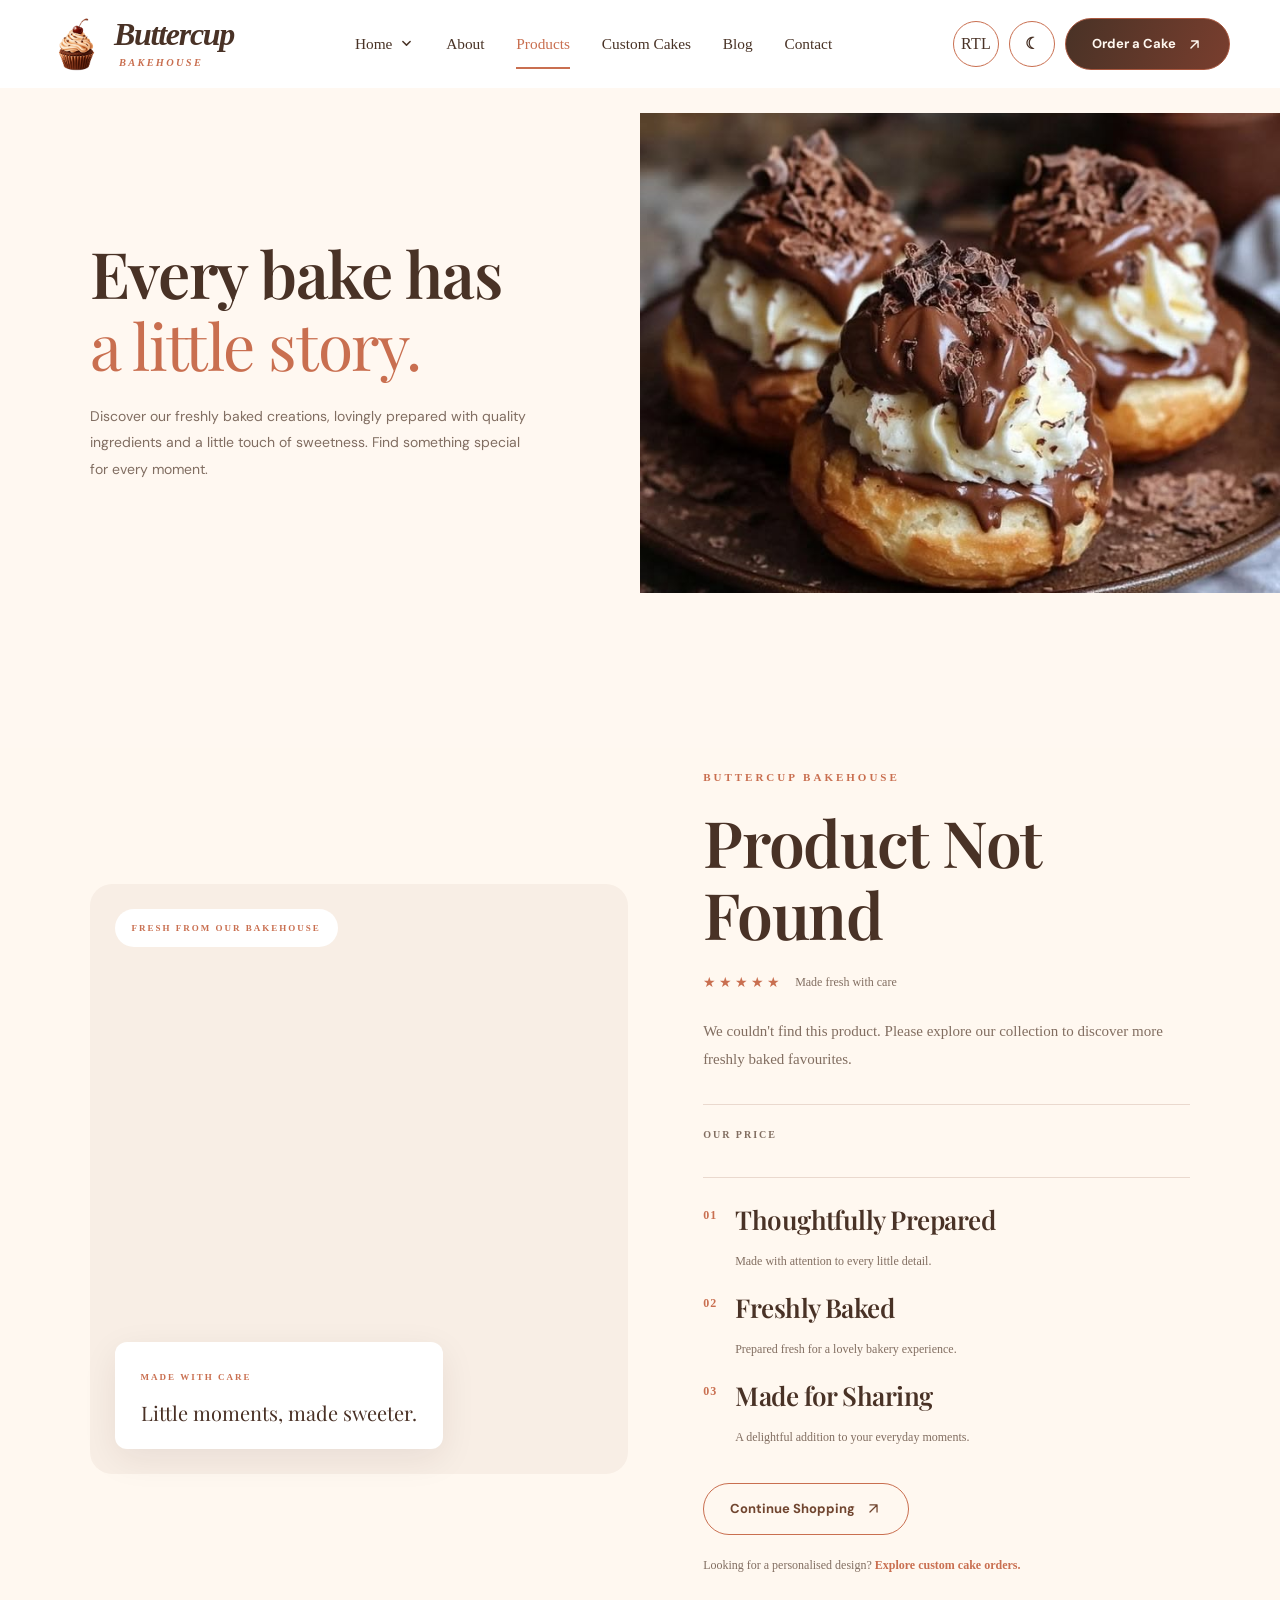
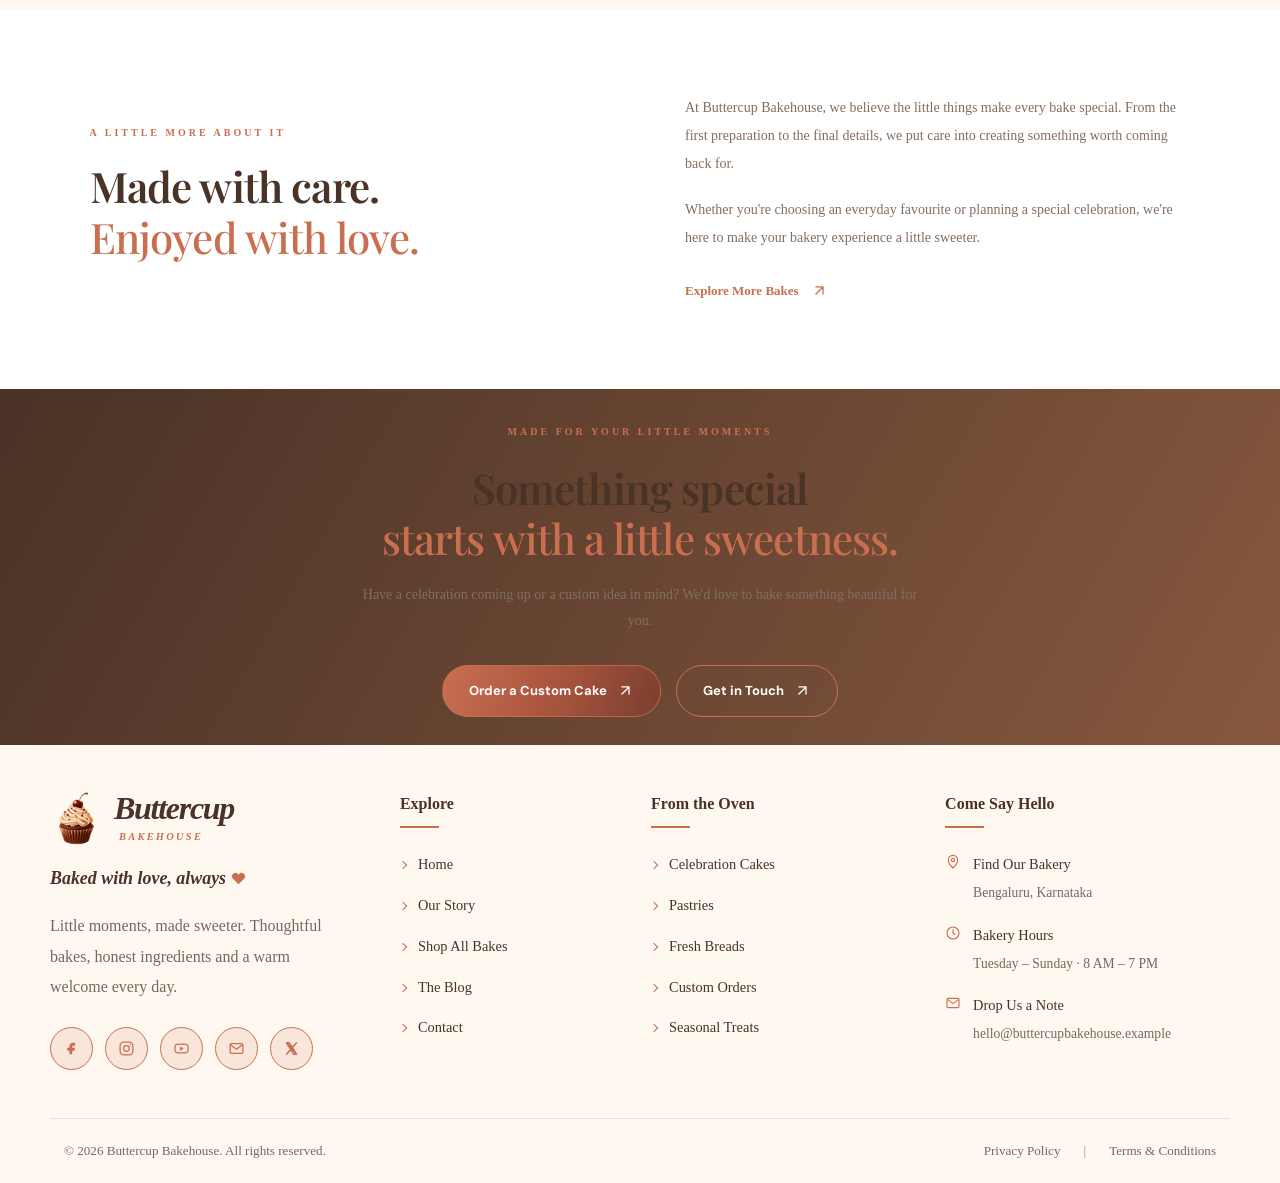
<file: pages/product-details.html>
<!DOCTYPE html>
<html lang="en" dir="ltr">

<head>
    <meta charset="UTF-8">
    <meta name="viewport" content="width=device-width, initial-scale=1.0">

    <title>Product Details | Buttercup Bakehouse</title>
    <meta name="description" content="Discover the details of our freshly baked treats at Buttercup Bakehouse.">
    <meta name="theme-color" content="#493226">

    <link rel="preconnect" href="https://fonts.googleapis.com">
    <link rel="preconnect" href="https://fonts.gstatic.com" crossorigin>

    <link rel="stylesheet" href="../assets/css/style.css">
    <link rel="stylesheet" href="../assets/css/product-details.css">
    <link rel="stylesheet" href="../assets/css/dark-mode.css">
    <link rel="stylesheet" href="../assets/css/rtl.css">
    <link rel="stylesheet" href="../assets/css/buttercup-premium.css">
    <link rel="icon" type="image/png" sizes="64x64" href="../assets/images/logo/logoo.jpg">

    <script src="../assets/js/main.js" defer></script>
</head>

<body id="top" data-active="products">

    <!-- HEADER - SAME AS PRODUCTS PAGE -->
    <header class="site-header">
        <div class="container header-inner">

            <a class="brand" href="index.html" aria-label="Buttercup Bakehouse home">
                <img class="brand-logo"
                     src="../assets/images/logo/logoo.jpg"
                     alt="">

                <span class="brand-name">
                    Buttercup
                    <small>BAKEHOUSE</small>
                </span>
            </a>

            <button class="icon-btn menu-toggle"
                    id="menuToggle"
                    aria-label="Open navigation"
                    aria-expanded="false"><i class="fa-solid fa-bars"></i></button>

            <nav class="main-nav" id="mainNav" aria-label="Main navigation">

                <div class="home-dropdown">
                    <button
                        class="home-dropdown-trigger "
                        id="homeDropdownToggle"
                        type="button"
                        aria-expanded="false"
                        aria-controls="homeDropdownMenu">

                        <span>Home</span>

                        <span class="home-dropdown-arrow" aria-hidden="true">
                            <svg viewBox="0 0 16 16" width="13" height="13">
                                <path d="M3.5 5.5 8 10l4.5-4.5"
                                      fill="none"
                                      stroke="currentColor"
                                      stroke-width="1.8"
                                      stroke-linecap="round"
                                      stroke-linejoin="round"/>
                            </svg>
                        </span>
                    </button>

                    <div class="home-dropdown-menu" id="homeDropdownMenu">
                        <a href="index.html">Home – Classic</a>
                        <a href="home2.html">Home – Premium</a>
                    </div>
                </div>

                <a data-nav="about" href="about.html">About</a>
                <a data-nav="products" href="products.html">Products</a>
                <a data-nav="custom" href="custom-orders.html">Custom Cakes</a>
                <a data-nav="blog" href="blog.html">Blog</a>
                <a data-nav="contact" href="contact.html">Contact</a>

            </nav>

            <div class="header-actions">

                <button class="direction-toggle"
                        id="rtlToggle"
                        type="button"
                        aria-label="Switch text direction">
                    RTL
                </button>

                <button class="icon-btn theme-toggle"
                        id="themeToggle"
                        type="button"
                        aria-label="Toggle dark mode"
                        title="Toggle dark mode">
                    <i class="fa-regular fa-moon"></i>
                </button>

                <a class="header-order" href="contact.html#contact-form">
                    Order a Cake
                    <svg class="about-btn-arrow"
                         xmlns="http://www.w3.org/2000/svg"
                         viewBox="0 0 24 24"
                         width="17"
                         height="17"
                         fill="none"
                         aria-hidden="true">
                        <path d="M7 17L17 7M8 7H17V16"
                              stroke="currentColor"
                              stroke-width="2"
                              stroke-linecap="round"
                              stroke-linejoin="round"/>
                    </svg>
                </a>

            </div>
        </div>
    </header>


    <!-- MAIN CONTENT -->
    <main>

        <!-- BREADCRUMB -->
       
<!-- PRODUCT BREADCRUMB HERO -->
<section class="product-breadcrumb-section">

    <div class="product-breadcrumb-container">

        <!-- LEFT CONTENT -->
        <div class="product-breadcrumb-content">

            <nav class="product-breadcrumb" aria-label="Breadcrumb">
                
                
            </nav>

            
            <h1>
                Every bake has
                <em>a little story.</em>
            </h1>

            <p>
                Discover our freshly baked creations, lovingly prepared
                with quality ingredients and a little touch of sweetness.
                Find something special for every moment.
                
            </p>

            

        </div>

        <!-- RIGHT IMAGE -->
        <div class="product-breadcrumb-image">
            <img
                src="../assets/images/logo/choco.jpg"
                alt="Freshly baked artisan bakery collection"
            >
        </div>

    </div>

</section>



        <!-- PRODUCT DETAILS -->
        <section class="product-details-section" id="product-information"></section>

            <div class="product-details-container">

                <div class="product-details-layout">

                    <!-- LEFT: PRODUCT IMAGE -->
                    <div class="product-gallery">

                        <div class="product-main-image">
                            <img
                                id="detailProductImage"
                                src="../assets/images/logo/chocolate.jpg"
                                alt="Buttercup Bakehouse product">

                            <span class="product-image-label">
                                FRESH FROM OUR BAKEHOUSE
                            </span>
                        </div>

                        <div class="product-image-caption">
                            <span>MADE WITH CARE</span>
                            <p>Little moments, made sweeter.</p>
                        </div>

                    </div>


                    <!-- RIGHT: PRODUCT INFORMATION -->
                    <div class="product-information">

                        <span class="product-category-label" id="detailCategory">
                            OUR FRESH BAKES
                        </span>

                        <h1 id="detailProductName">
                            Chocolate Celebration Cake
                        </h1>

                        <div class="product-rating-line">
                            <span class="product-rating-stars">★★★★★</span>
                            <span>Made fresh with care</span>
                        </div>

                        <p class="product-detail-description" id="detailDescription">
                            A deliciously crafted bake made to bring a little
                            sweetness to your everyday moments and celebrations.
                        </p>

                        <div class="product-price-block">
                            <span class="product-price-label">OUR PRICE</span>
                            <strong id="detailPrice">₹950</strong>
                            <small id="priceNote">Price may vary depending on your selection.</small>
                        </div>

                        <div class="product-detail-divider"></div>

                        <!-- PRODUCT HIGHLIGHTS -->
                        <div class="product-highlights">

                            <div class="product-highlight">
                                <span class="highlight-number">01</span>
                                <div>
                                    <h3>Thoughtfully Prepared</h3>
                                    <p>Made with attention to every little detail.</p>
                                </div>
                            </div>

                            <div class="product-highlight">
                                <span class="highlight-number">02</span>
                                <div>
                                    <h3>Freshly Baked</h3>
                                    <p>Prepared fresh for a lovely bakery experience.</p>
                                </div>
                            </div>

                            <div class="product-highlight">
                                <span class="highlight-number">03</span>
                                <div>
                                    <h3>Made for Sharing</h3>
                                    <p>A delightful addition to your everyday moments.</p>
                                </div>
                            </div>

                        </div>

                        <!-- PRODUCT ACTIONS -->
                        <div class="product-detail-actions">

                            <a href="contact.html"
                               class="product-primary-btn"
                               id="productEnquiryBtn">

                                Enquire About This Product

                                <svg viewBox="0 0 24 24" aria-hidden="true">
                                    <path d="M7 17L17 7M7 7H17V17"/>
                                </svg>
                            </a>

                            <a href="products.html"
                               class="product-secondary-btn">

                                Continue Shopping

                                <svg viewBox="0 0 24 24" aria-hidden="true">
                                    <path d="M7 17L17 7M7 7H17V17"/>
                                </svg>
                            </a>

                        </div>

                        <p class="product-order-note">
                            Looking for a personalised design?
                            <a href="custom-orders.html">Explore custom cake orders.</a>
                        </p>

                    </div>

                </div>

            </div>

        </section>


        <!-- PRODUCT STORY -->
        <section class="product-story-section">

            <div class="product-details-container">

                <div class="product-story-content">

                    <div class="product-story-heading">
                        <span class="product-section-eyebrow">A LITTLE MORE ABOUT IT</span>

                        <h2>
                            Made with care.
                            <em>Enjoyed with love.</em>
                        </h2>
                    </div>

                    <div class="product-story-text">
                        <p>
                            At Buttercup Bakehouse, we believe the little things
                            make every bake special. From the first preparation
                            to the final details, we put care into creating
                            something worth coming back for.
                        </p>

                        <p>
                            Whether you're choosing an everyday favourite or
                            planning a special celebration, we're here to make
                            your bakery experience a little sweeter.
                        </p>

                        <a href="products.html" class="product-story-link">
                            Explore More Bakes

                            <svg viewBox="0 0 24 24" aria-hidden="true">
                                <path d="M7 17L17 7M7 7H17V17"/>
                            </svg>
                        </a>
                    </div>

                </div>

            </div>

        </section>


        <!-- BOTTOM CTA -->
        <section class="product-detail-cta">

            <div class="product-details-container">

                <div class="product-cta-content">

                    <span>MADE FOR YOUR LITTLE MOMENTS</span>

                    <h2>
                        Something special
                        <em>starts with a little sweetness.</em>
                    </h2>

                    <p>
                        Have a celebration coming up or a custom idea in mind?
                        We'd love to bake something beautiful for you.
                    </p>

                    <div class="product-cta-buttons">

                        <a href="custom-orders.html" class="product-primary-btn">
                            Order a Custom Cake

                            <svg viewBox="0 0 24 24" aria-hidden="true">
                                <path d="M7 17L17 7M7 7H17V17"/>
                            </svg>
                        </a>

                        <a href="contact.html" class="product-secondary-btn">
                            Get in Touch

                            <svg viewBox="0 0 24 24" aria-hidden="true">
                                <path d="M7 17L17 7M7 7H17V17"/>
                            </svg>
                        </a>

                    </div>

                </div>

            </div>

        </section>

    </main>


    <!-- FOOTER - SAME AS PRODUCTS PAGE -->
    <footer class="site-footer">

        <div class="container">

            <div class="footer-grid">

                <!-- BRAND -->
                <div class="footer-brand">

                    <a class="brand" href="index.html">
                        <img class="brand-logo"
                             src="../assets/images/logo/logoo.jpg"
                             alt="">

                        <span class="brand-name">
                            Buttercup
                            <small>BAKEHOUSE</small>
                        </span>
                    </a>

                    <p class="footer-tagline">
                        Baked with love, always

                        <svg class="footer-heart" viewBox="0 0 24 24" aria-hidden="true">
                            <path d="M20.8 4.6a5.5 5.5 0 0 0-7.8 0L12 5.7l-1.1-1.1a5.5 5.5 0 0 0-7.8 7.8l1.1 1.1L12 21l7.8-7.5 1.1-1.1a5.5 5.5 0 0 0-.1-7.8Z"/>
                        </svg>
                    </p>

                    <p class="footer-description">
                        Little moments, made sweeter. Thoughtful bakes,
                        honest ingredients and a warm welcome every day.
                    </p>

                    <div class="footer-socials">

                        <a href="#" aria-label="Facebook">
                            <svg viewBox="0 0 24 24" aria-hidden="true">
                                <path d="M14 8h3V4h-3c-3 0-5 2-5 5v2H6v4h3v5h4v-5h3l1-4h-4V9c0-.7.3-1 1-1Z"/>
                            </svg>
                        </a>

                        <a href="#" aria-label="Instagram">
                            <svg viewBox="0 0 24 24" aria-hidden="true">
                                <rect x="3" y="3" width="18" height="18" rx="5"/>
                                <circle cx="12" cy="12" r="4"/>
                                <circle class="social-dot" cx="17.5" cy="6.8" r="1"/>
                            </svg>
                        </a>

                        <a href="#" aria-label="YouTube">
                            <svg viewBox="0 0 24 24" aria-hidden="true">
                                <path d="M21 8.2a2.8 2.8 0 0 0-2-2C17.2 5.7 12 5.7 12 5.7s-5.2 0-7 .5a2.8 2.8 0 0 0-2 2A29 29 0 0 0 2.7 12a29 29 0 0 0 .3 3.8 2.8 2.8 0 0 0 2 2c1.8.5 7 .5 7 .5s5.2 0 7-.5a2.8 2.8 0 0 0 2-2 29 29 0 0 0 .3-3.8Z"/>
                                <path class="social-play" d="m10 9 5 3-5 3Z"/>
                            </svg>
                        </a>

                        <a href="mailto:hello@buttercupbakehouse.example" aria-label="Email">
                            <svg viewBox="0 0 24 24" aria-hidden="true">
                                <rect x="3" y="5" width="18" height="14" rx="2"/>
                                <path d="m4 7 8 6 8-6"/>
                            </svg>
                        </a>

                        <a href="#" aria-label="X">
                            <svg viewBox="0 0 24 24" aria-hidden="true">
                                <path d="M5 4h4l10 16h-4L5 4Zm0 16L19 4M5 4l14 16"/>
                            </svg>
                        </a>

                    </div>
                </div>


                <!-- EXPLORE -->
                <div class="footer-col">
                    <h4>Explore</h4>
                    <a href="index.html">Home</a>
                    <a href="about.html">Our Story</a>
                    <a href="products.html">Shop All Bakes</a>
                    <a href="blog.html">The Blog</a>
                    <a href="contact.html">Contact</a>
                </div>


                <!-- FROM THE OVEN -->
                <div class="footer-col">
                    <h4>From the Oven</h4>
                    <a href="products.html?category=cakes">Celebration Cakes</a>
                    <a href="products.html?category=pastries">Pastries</a>
                    <a href="products.html?category=breads">Fresh Breads</a>
                    <a href="custom-orders.html">Custom Orders</a>
                    <a href="products.html">Seasonal Treats</a>
                </div>


                <!-- VISIT -->
                <div class="footer-col footer-visit">
                    <h4>Come Say Hello</h4>

                    <a class="visit-item"
                       href="https://www.google.com/maps/search/?api=1&query=bakeries+Bengaluru"
                       target="_blank"
                       rel="noopener">

                        <span class="visit-icon">
                            <svg viewBox="0 0 24 24" aria-hidden="true">
                                <path d="M12 21s7-6.2 7-12a7 7 0 1 0-14 0c0 5.8 7 12 7 12Z"/>
                                <circle cx="12" cy="9" r="2.5"/>
                            </svg>
                        </span>

                        <span>
                            <b>Find Our Bakery</b>
                            <small>Bengaluru, Karnataka</small>
                        </span>
                    </a>


                    <div class="visit-item">

                        <span class="visit-icon">
                            <svg viewBox="0 0 24 24" aria-hidden="true">
                                <circle cx="12" cy="12" r="9"/>
                                <path d="M12 7v5l3 2"/>
                            </svg>
                        </span>

                        <span>
                            <b>Bakery Hours</b>
                            <small>Tuesday – Sunday · 8 AM – 7 PM</small>
                        </span>

                    </div>


                    <a class="visit-item"
                       href="mailto:hello@buttercupbakehouse.example">

                        <span class="visit-icon">
                            <svg viewBox="0 0 24 24" aria-hidden="true">
                                <rect x="3" y="5" width="18" height="14" rx="2"/>
                                <path d="m4 7 8 6 8-6"/>
                            </svg>
                        </span>

                        <span>
                            <b>Drop Us a Note</b>
                            <small>hello@buttercupbakehouse.example</small>
                        </span>

                    </a>

                </div>

            </div>


            <div class="footer-bottom">

                <span>
                    © <span id="year"></span> Buttercup Bakehouse. All rights reserved.
                </span>

                <span class="footer-legal">
                    <a href="404.html">Privacy Policy</a>
                    <i>|</i>
                    <a href="404.html">Terms &amp; Conditions</a>
                </span>

            </div>

        </div>

    </footer>


    <!-- PRODUCT DATA AND URL HANDLING -->
    <script>
    document.addEventListener("DOMContentLoaded", function () {

        const products = {

            "country-sourdough": {
                name: "Country Sourdough",
                category: "Breads",
                price: "₹280",
                image: "../assets/images/logo/sour..jpg",
                description: "A rustic country-style sourdough with a crisp crust and a lovely bakery-fresh finish."
            },

            "milk-bread": {
                name: "Japanese Milk Bread",
                category: "Breads",
                price: "₹220",
                image: "../assets/images/logo/milk.jpg",
                description: "Soft, fluffy Japanese-style milk bread with a delicate texture, perfect for everyday enjoyment."
            },

            "multigrain-bread": {
                name: "Multigrain Bread",
                category: "Breads",
                price: "₹250",
                image: "../assets/images/logo/grain.jpg",
                description: "A wholesome multigrain loaf, thoughtfully baked for your everyday breakfast and sandwiches."
            },

            "butter-croissant": {
                name: "Butter Croissant",
                category: "Pastries",
                price: "₹140",
                image: "../assets/images/logo/butter.jpg",
                description: "A classic bakery favourite with delicate layers and a buttery finish."
            },

            "chocolate-danish": {
                name: "Chocolate Danish",
                category: "Pastries",
                price: "₹165",
                image: "../assets/images/logo/choco.jpg",
                description: "A delicate pastry paired with chocolate for a little moment of indulgence."
            },

            "strawberry-tart": {
                name: "Strawberry Tart",
                category: "Pastries",
                price: "₹180",
                image: "../assets/images/logo/straw.jpg",
                description: "A beautiful bakery tart with a delicate finish, perfect for a sweet treat."
            },

            "chocolate-cake": {
                name: "Chocolate Celebration Cake",
                category: "Cakes",
                price: "From ₹950",
                image: "../assets/images/logo/chocolate.jpg",
                description: "A rich chocolate celebration cake, thoughtfully prepared to make your special moments sweeter."
            },

            "berry-cake": {
                name: "Berry Cloud Cake",
                category: "Cakes",
                price: "From ₹1,050",
                image: "../assets/images/logo/cloud.jpg",
                description: "A delicate celebration cake with a lovely berry-inspired finish."
            },

            "red-velvet-cake": {
                name: "Classic Red Velvet Cake",
                category: "Cakes",
                price: "From ₹1,100",
                image: "../assets/images/logo/red.jpg",
                description: "A beautiful red velvet cake, made for celebrations and memorable moments."
            }

        };


        const params = new URLSearchParams(window.location.search);
        const productId = params.get("id");
        const product = products[productId];

        if (!product) {
            document.getElementById("detailProductName").textContent = "Product Not Found";
            document.getElementById("detailCategory").textContent = "BUTTERCUP BAKEHOUSE";
            document.getElementById("detailDescription").textContent =
                "We couldn't find this product. Please explore our collection to discover more freshly baked favourites.";
            document.getElementById("detailPrice").textContent = "";
            document.getElementById("priceNote").textContent = "";
            document.getElementById("detailProductImage").style.display = "none";
            document.getElementById("productEnquiryBtn").style.display = "none";
            document.getElementById("breadcrumbProduct").textContent = "Product Not Found";
            document.title = "Product Not Found | Buttercup Bakehouse";
            return;
        }

        document.getElementById("detailProductName").textContent = product.name;
        document.getElementById("detailCategory").textContent = product.category.toUpperCase();
        document.getElementById("detailDescription").textContent = product.description;
        document.getElementById("detailPrice").textContent = product.price;
        document.getElementById("detailProductImage").src = product.image;
        document.getElementById("detailProductImage").alt = product.name;
        document.getElementById("breadcrumbProduct").textContent = product.name;

        document.title = product.name + " | Buttercup Bakehouse";

        document.getElementById("productEnquiryBtn").href =
            "contact.html?product=" + encodeURIComponent(product.name);

        if (product.category === "Cakes") {
            document.getElementById("priceNote").textContent =
                "Final price depends on cake size and design.";
        } else {
            document.getElementById("priceNote").textContent =
                "Please contact us for availability.";
        }

    });
    </script>

</body>
</html>
</file>
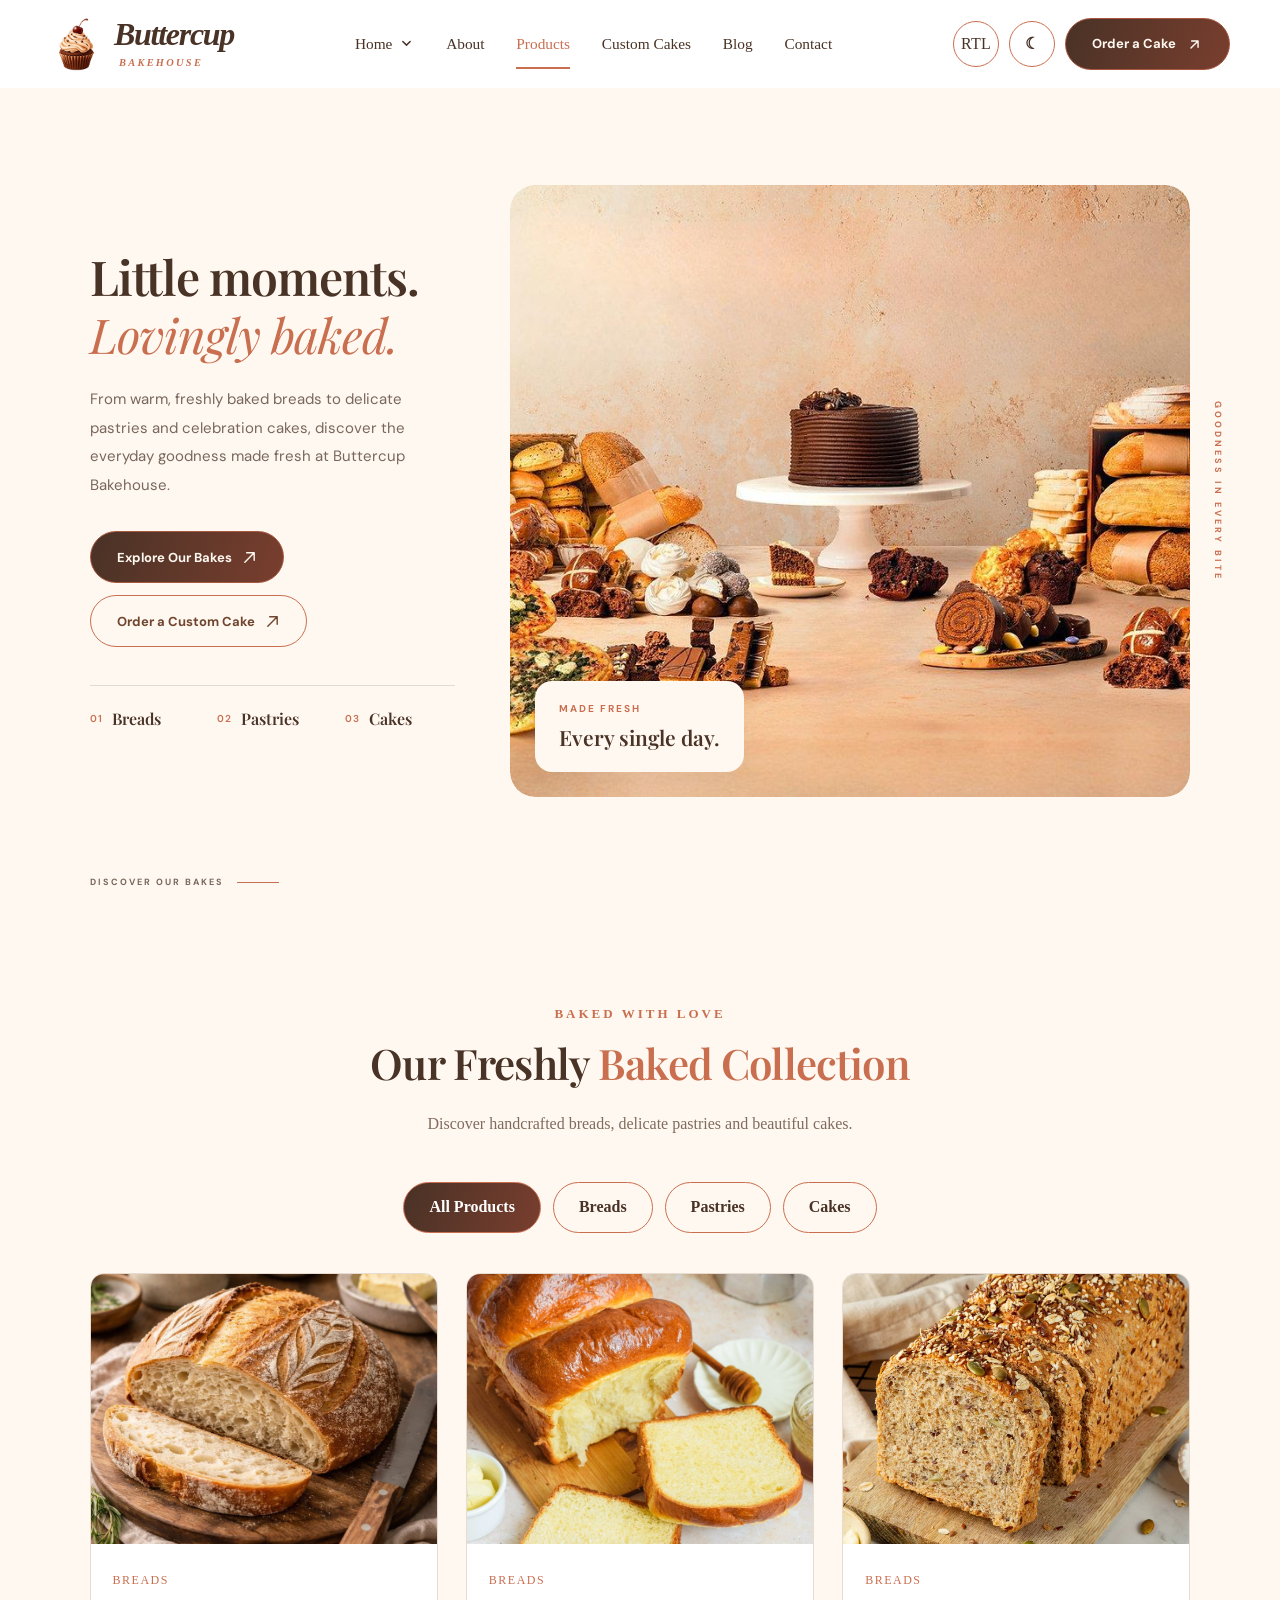
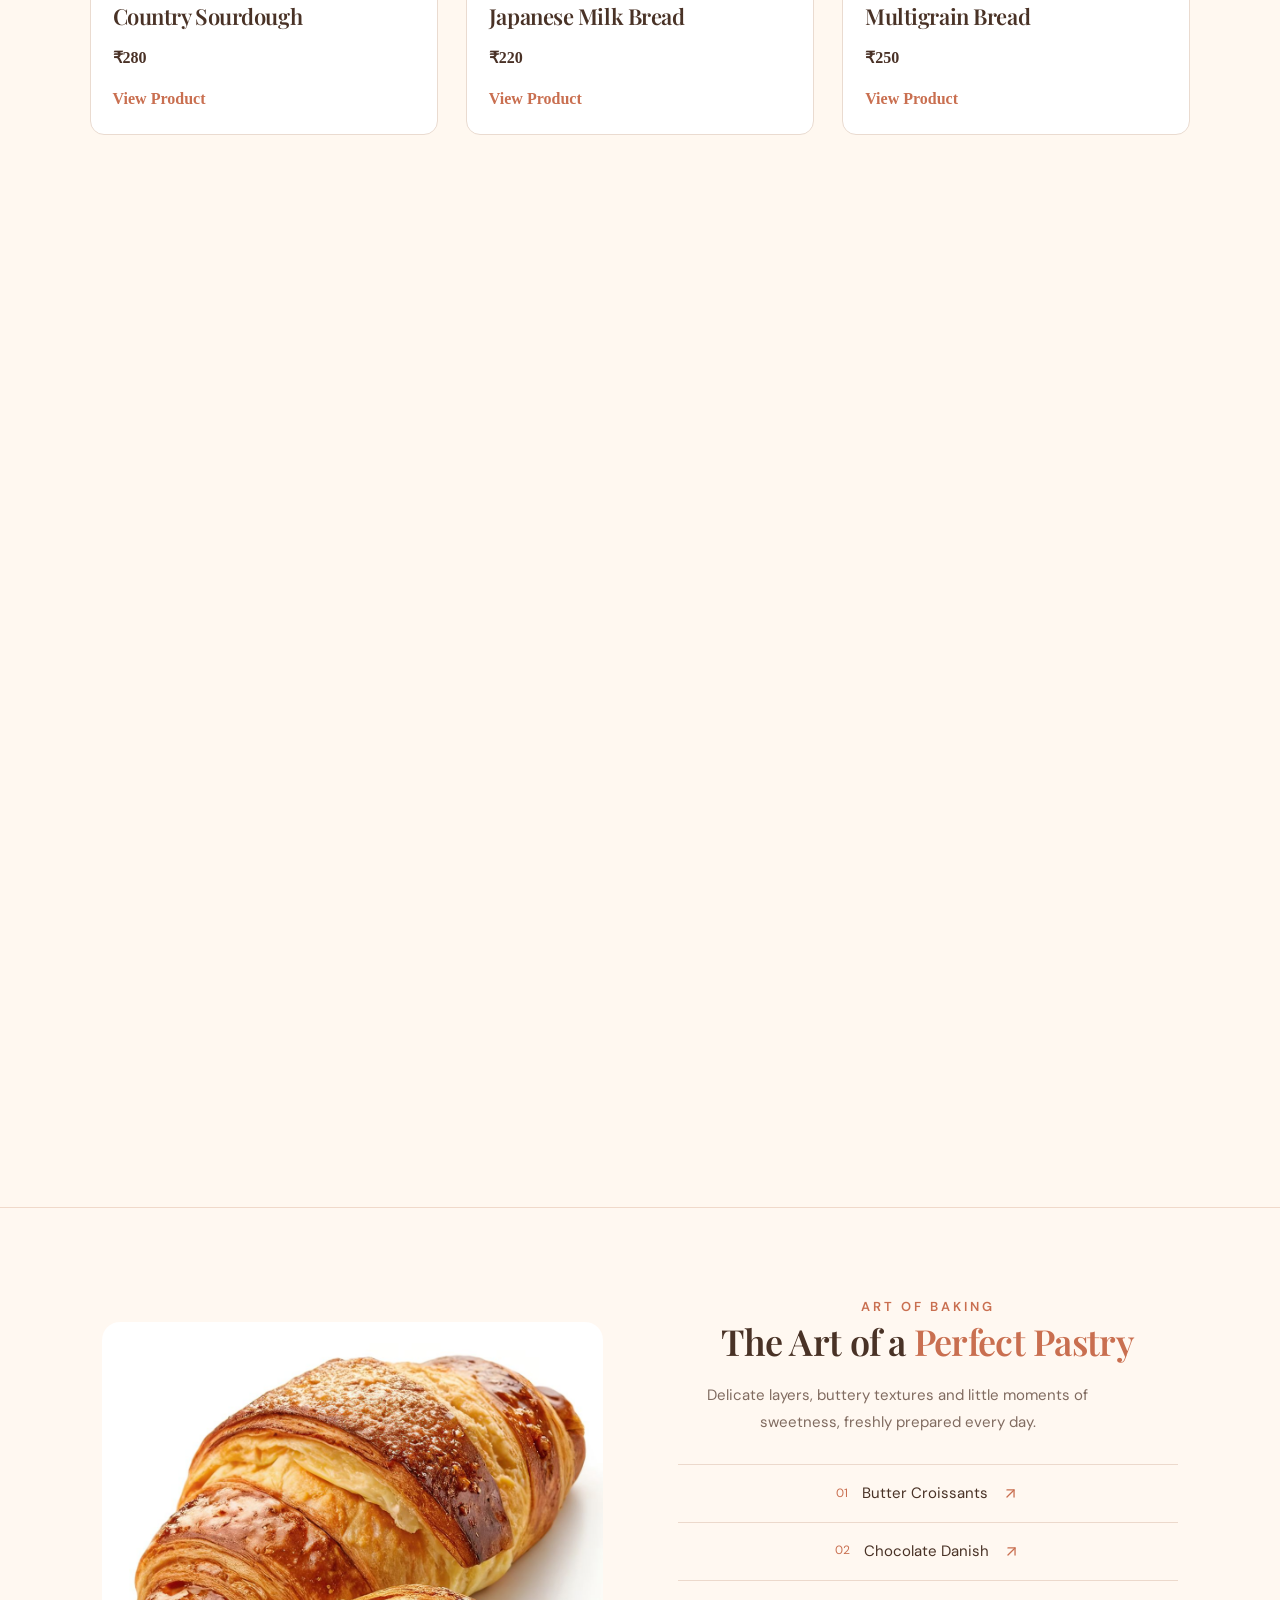
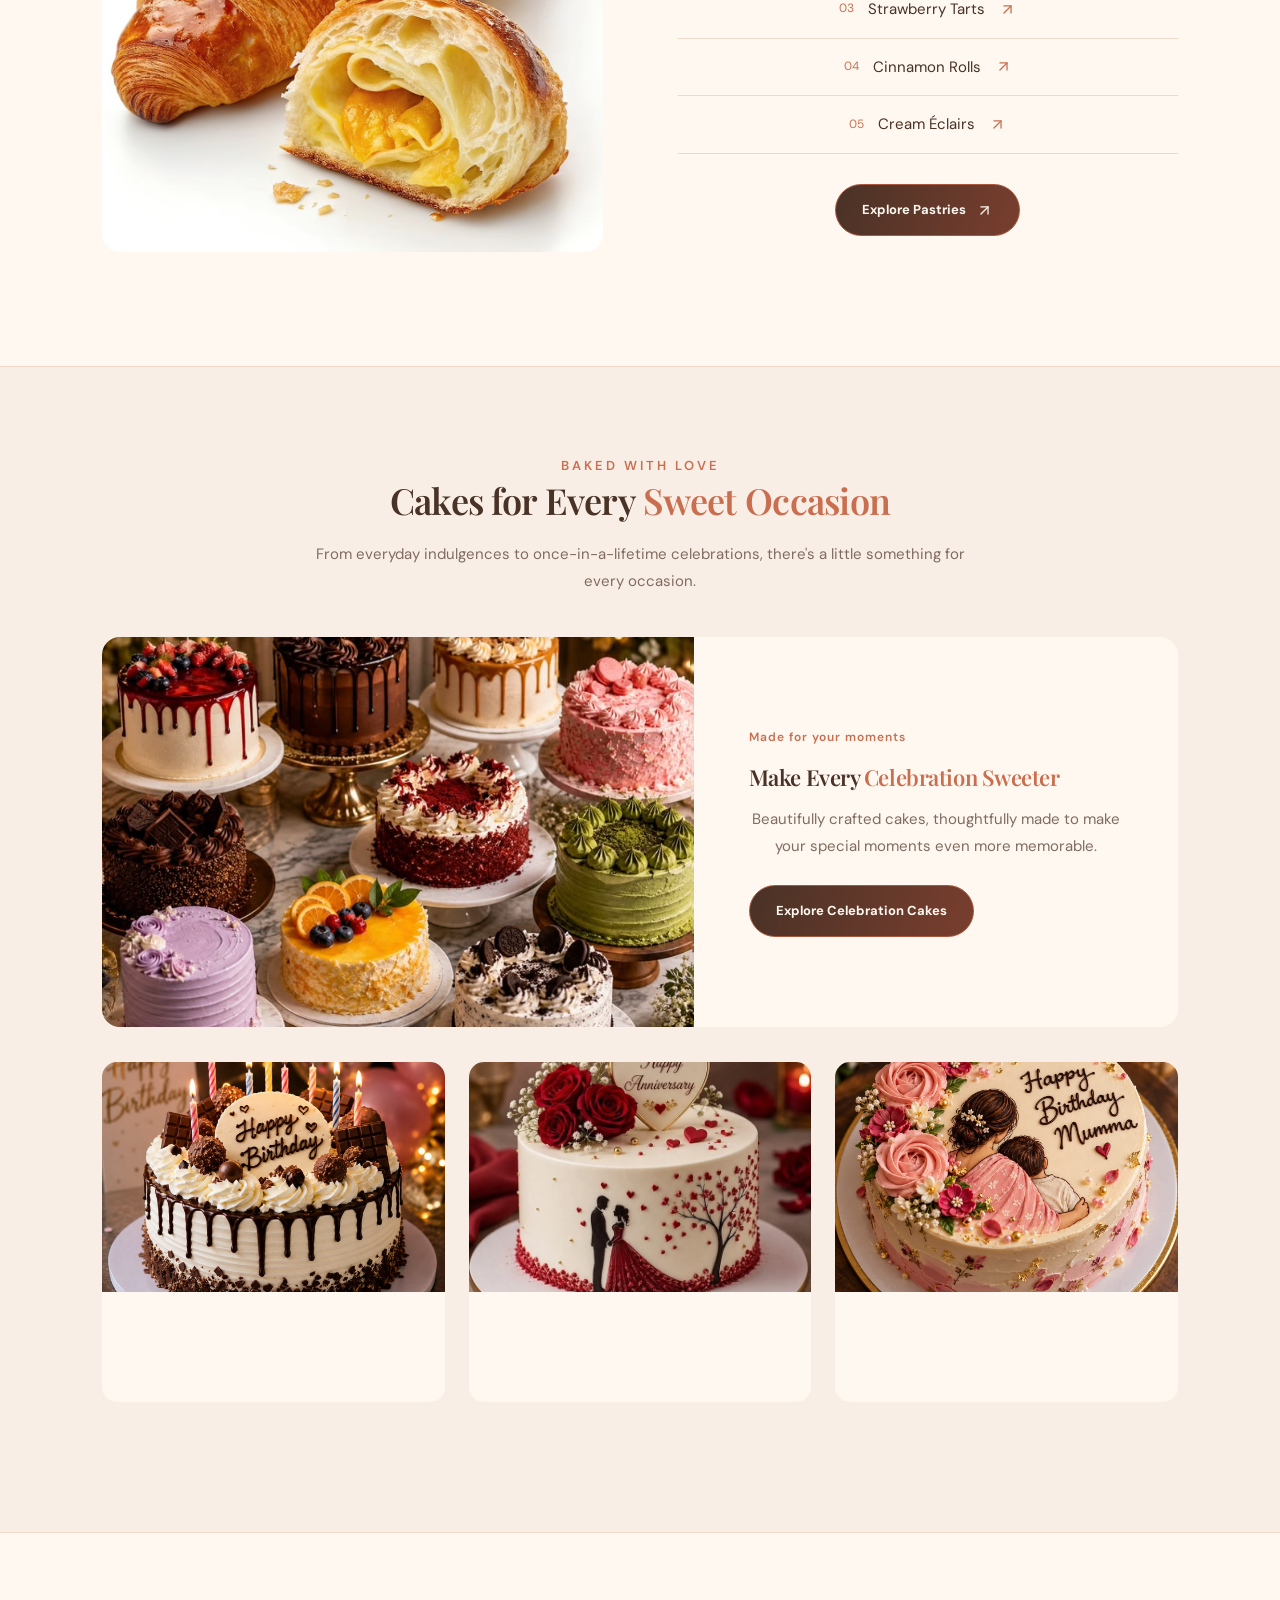
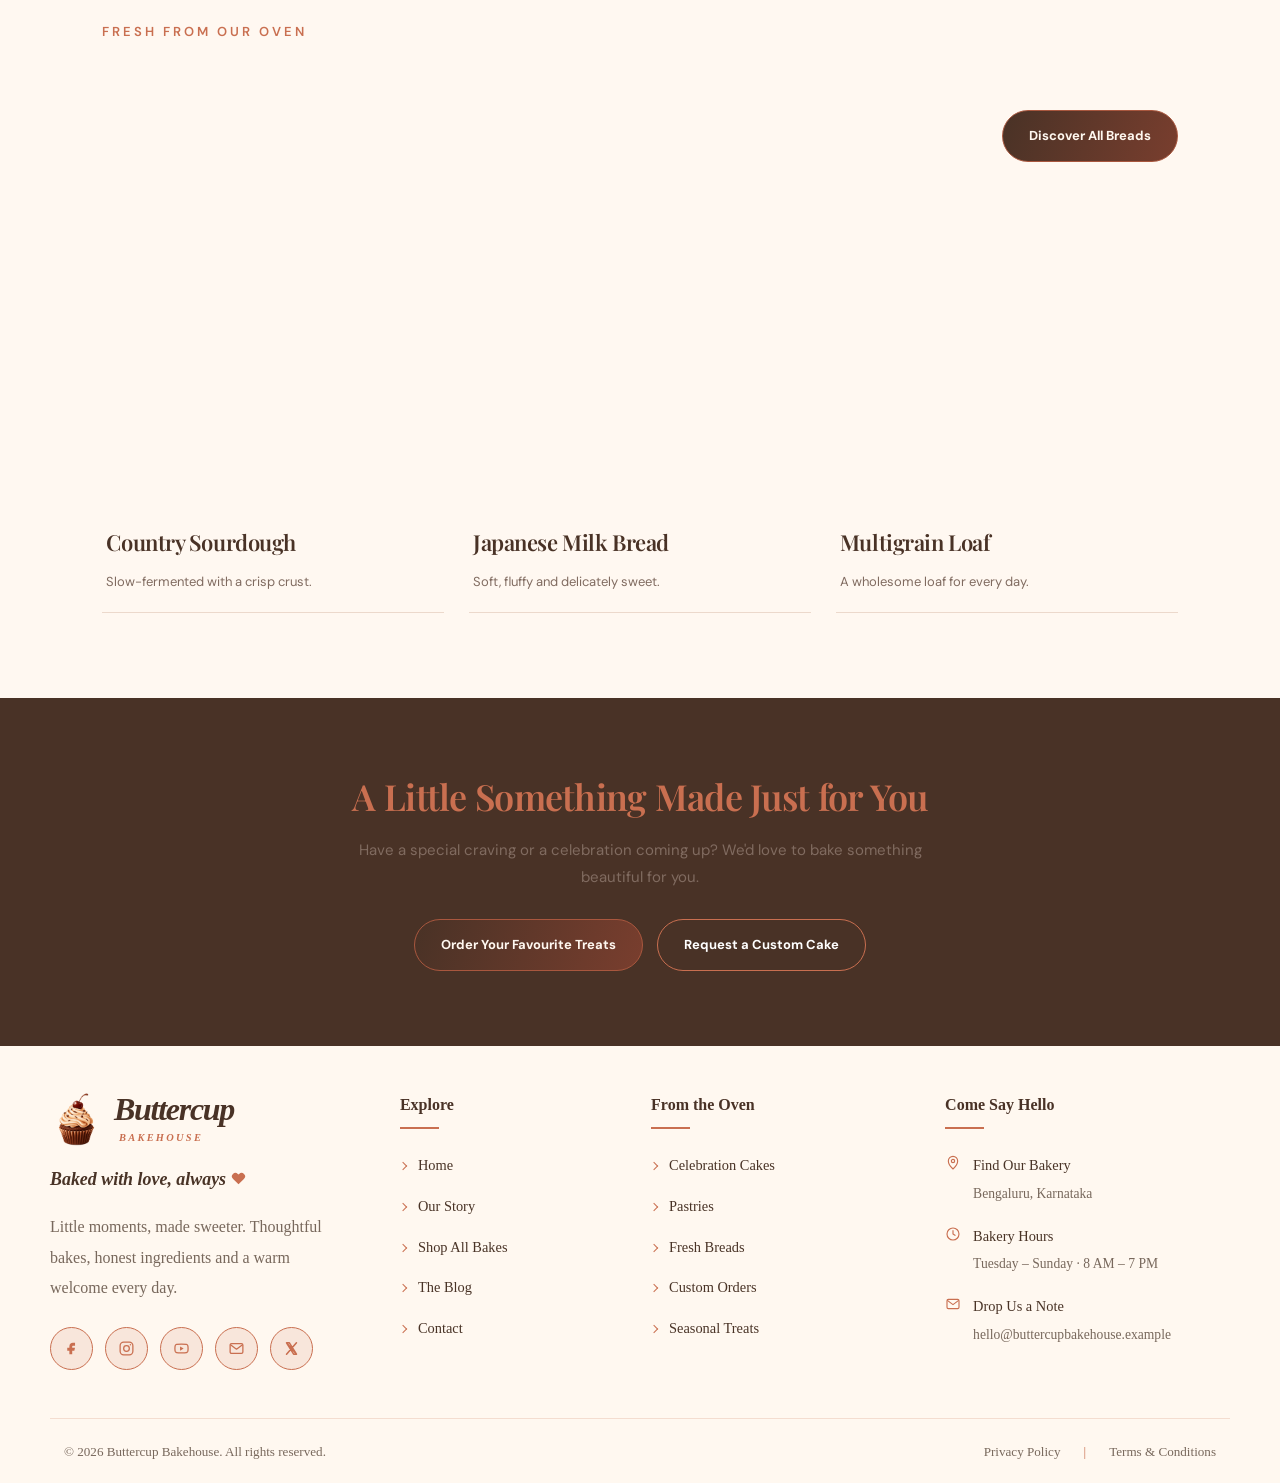
<file: pages/products.html>
<!DOCTYPE html>
<html lang="en" dir="ltr">

<head>
    <meta charset="UTF-8">
    <meta name="viewport" content="width=device-width, initial-scale=1.0">

    <title>Shop Breads, Pastries & Cakes | Buttercup Bakehouse</title>

    <meta name="description" content="Explore fresh artisan breads, pastries and celebration cakes from Buttercup Bakehouse.">
    <meta name="theme-color" content="#70452f">

    <link rel="preconnect" href="https://fonts.googleapis.com">
    <link rel="preconnect" href="https://fonts.gstatic.com" crossorigin>

    <link rel="stylesheet" href="../assets/css/style.css">
    <link rel="stylesheet" href="../assets/css/products.css">
    <link rel="stylesheet" href="../assets/css/dark-mode.css">
    <link rel="stylesheet" href="../assets/css/rtl.css">
    <link rel="stylesheet" href="../assets/css/buttercup-premium.css">
    <link rel="icon" type="image/png" sizes="64x64" href="../assets/images/logo/logoo.jpg">

    <script src="../assets/js/main.js" defer></script>
    <script src="../assets/js/products.js" defer></script>
</head>

<body id="top" data-active="products">

    <!-- HEADER -->
    <header class="site-header">
        <div class="container header-inner">

            <a class="brand" href="index.html" aria-label="Buttercup Bakehouse home">
                <img class="brand-logo"
                     src="../assets/images/logo/logoo.jpg"
                     alt="">

                <span class="brand-name">
                    Buttercup
                    <small>BAKEHOUSE</small>
                </span>
            </a>

            <button class="icon-btn menu-toggle"
                    id="menuToggle"
                    aria-label="Open navigation"
                    aria-expanded="false">
                <i class="fa-solid fa-bars"></i>
            </button>

            <nav class="main-nav" id="mainNav" aria-label="Main navigation">

                <div class="home-dropdown">
                    <button
                        class="home-dropdown-trigger"
                        id="homeDropdownToggle"
                        type="button"
                        aria-expanded="false"
                        aria-controls="homeDropdownMenu">

                        <span>Home</span>

                        <span class="home-dropdown-arrow" aria-hidden="true">
                            <svg viewBox="0 0 16 16" width="13" height="13">
                                <path d="M3.5 5.5 8 10l4.5-4.5"
                                      fill="none"
                                      stroke="currentColor"
                                      stroke-width="1.8"
                                      stroke-linecap="round"
                                      stroke-linejoin="round"/>
                            </svg>
                        </span>
                    </button>

                    <div class="home-dropdown-menu" id="homeDropdownMenu">
                        <a href="index.html">Home – Classic</a>
                        <a href="home2.html">Home – Premium</a>
                    </div>
                </div>

                <a data-nav="about" href="about.html">About</a>
                <a data-nav="products" href="products.html">Products</a>
                <a data-nav="custom" href="custom-orders.html">Custom Cakes</a>
                <a data-nav="blog" href="blog.html">Blog</a>
                <a data-nav="contact" href="contact.html">Contact</a>

            </nav>

            <div class="header-actions">

                <button class="direction-toggle"
                        id="rtlToggle"
                        type="button"
                        aria-label="Switch text direction">
                    RTL
                </button>

                <button class="icon-btn theme-toggle"
                        id="themeToggle"
                        type="button"
                        aria-label="Toggle dark mode"
                        title="Toggle dark mode">
                    <i class="fa-regular fa-moon"></i>
                </button>

                <a class="header-order" href="contact.html#contact-form">
                    Order a Cake
                    <svg class="about-btn-arrow"
                         xmlns="http://www.w3.org/2000/svg"
                         viewBox="0 0 24 24"
                         width="17"
                         height="17"
                         fill="none"
                         aria-hidden="true">
                        <path d="M7 17L17 7M8 7H17V16"
                              stroke="currentColor"
                              stroke-width="2"
                              stroke-linecap="round"
                              stroke-linejoin="round"/>
                    </svg>
                </a>

            </div>
        </div>
    </header>

    <!-- MAIN CONTENT -->
    <main>

        <!-- PRODUCTS HERO -->
        <section class="products-hero">

            <div class="products-hero-inner">

                <div class="products-hero-content">

                    <span class="products-hero-eyebrow">
                        FRESH FROM OUR BAKEHOUSE
                    </span>

                    <h1>
                        Little moments.
                        <span>Lovingly baked.</span>
                    </h1>

                    <p>
                        From warm, freshly baked breads to delicate pastries
                        and celebration cakes, discover the everyday
                        goodness made fresh at Buttercup Bakehouse.
                    </p>

                    <div class="products-hero-buttons">

                        <a href="#productsGrid" class="products-hero-primary">
                            Explore Our Bakes

                            <svg viewBox="0 0 16 16" fill="none" aria-hidden="true">
                                <path d="M3 13L13 3M5 3H13V11"
                                      stroke="currentColor"
                                      stroke-width="1.5"
                                      stroke-linecap="round"
                                      stroke-linejoin="round"/>
                            </svg>
                        </a>

                        <a href="custom-orders.html#cakeOrderForm" class="products-hero-secondary">
                            Order a Custom Cake

                            <svg viewBox="0 0 16 16" fill="none" aria-hidden="true">
                                <path d="M3 13L13 3M5 3H13V11"
                                      stroke="currentColor"
                                      stroke-width="1.5"
                                      stroke-linecap="round"
                                      stroke-linejoin="round"/>
                            </svg>
                        </a>

                    </div>

                    <!-- CATEGORY HIGHLIGHTS -->
                    <div class="products-hero-categories">

                        <a href="products.html?category=breads">
                            <span>01</span>
                            Breads
                        </a>

                        <a href="products.html?category=pastries">
                            <span>02</span>
                            Pastries
                        </a>

                        <a href="products.html?category=cakes">
                            <span>03</span>
                            Cakes
                        </a>

                    </div>

                </div>

                <!-- RIGHT IMAGE -->
                <div class="products-hero-visual">

                    <div class="products-hero-image-wrap">

                        <img
                            src="../assets/images/logo/hero.jpg"
                            alt="Freshly baked breads, pastries and cakes at Buttercup Bakehouse"
                            class="products-hero-image">

                        <div class="products-hero-image-label">
                            <span>MADE FRESH</span>
                            <strong>Every single day.</strong>
                        </div>

                    </div>

                    <div class="products-hero-decoration"></div>

                    <div class="products-hero-side-note">
                        GOODNESS IN EVERY BITE
                    </div>

                </div>

            </div>

            <!-- BOTTOM SCROLL INDICATOR -->
            <a href="#productsGrid" class="products-hero-scroll">
                <span>DISCOVER OUR BAKES</span>
                <span class="products-scroll-line"></span>
            </a>

        </section>

        <!-- PRODUCTS SECTION -->
        <section class="products-page">

            <div class="products-heading">
                <span class="section-subtitle">Baked with Love</span>
                <h1>Our Freshly <span>Baked Collection</span></h1>
                <p>Discover handcrafted breads, delicate pastries and beautiful cakes.</p>
            </div>

            <!-- CATEGORY FILTERS -->
            <div class="product-categories">
                <button class="category-btn active" data-category="all">All Products</button>
                <button class="category-btn" data-category="breads">Breads</button>
                <button class="category-btn" data-category="pastries">Pastries</button>
                <button class="category-btn" data-category="cakes">Cakes</button>
            </div>

            <!-- PRODUCTS GRID -->
            <div class="products-grid" id="productsGrid">

                <!-- BREADS -->
                <div class="product-card" data-category="breads" data-id="country-sourdough">
                    <img src="../assets/images/logo/sour..jpg" alt="Country Sourdough">
                    <div class="product-info">
                        <span>Breads</span>
                        <h3>Country Sourdough</h3>
                        <p>₹280</p>
                        <a href="product-details.html?id=country-sourdough#product-information">View Product</a>
                    </div>
                </div>

                <div class="product-card" data-category="breads" data-id="milk-bread">
                    <img src="../assets/images/logo/milk.jpg" alt="Japanese Milk Bread">
                    <div class="product-info">
                        <span>Breads</span>
                        <h3>Japanese Milk Bread</h3>
                        <p>₹220</p>
                        <a href="product-details.html?id=milk-bread#product-information">View Product</a>
                    </div>
                </div>

                <div class="product-card" data-category="breads" data-id="multigrain-bread">
                    <img src="../assets/images/logo/grain.jpg" alt="Multigrain Bread">
                    <div class="product-info">
                        <span>Breads</span>
                        <h3>Multigrain Bread</h3>
                        <p>₹250</p>
                        <a href="product-details.html?id=multigrain-bread#product-information">View Product</a>
                    </div>
                </div>

                <!-- PASTRIES -->
                <div class="product-card" data-category="pastries" data-id="butter-croissant">
                    <img src="../assets/images/logo/butter.jpg" alt="Butter Croissant">
                    <div class="product-info">
                        <span>Pastries</span>
                        <h3>Butter Croissant</h3>
                        <p>₹140</p>
                        <a href="product-details.html?id=butter-croissant#product-information">View Product</a>
                    </div>
                </div>

                <div class="product-card" data-category="pastries" data-id="chocolate-danish">
                    <img src="../assets/images/logo/choco.jpg" alt="Chocolate Danish">
                    <div class="product-info">
                        <span>Pastries</span>
                        <h3>Chocolate Danish</h3>
                        <p>₹165</p>
                        <a href="product-details.html?id=chocolate-danish#product-information">View Product</a>
                    </div>
                </div>

                <div class="product-card" data-category="pastries" data-id="strawberry-tart">
                    <img src="../assets/images/logo/straw.jpg" alt="Strawberry Tart">
                    <div class="product-info">
                        <span>Pastries</span>
                        <h3>Strawberry Tart</h3>
                        <p>₹180</p>
                        <a href="product-details.html?id=strawberry-tart#product-information">View Product</a>
                    </div>
                </div>

                <!-- CAKES -->
                <div class="product-card" data-category="cakes" data-id="chocolate-cake">
                    <img src="../assets/images/logo/chocolate.jpg" alt="Chocolate Celebration Cake">
                    <div class="product-info">
                        <span>Cakes</span>
                        <h3>Chocolate Celebration Cake</h3>
                        <p>From ₹950</p>
                        <a href="product-details.html?id=chocolate-cake#product-information">View Product</a>
                    </div>
                </div>

                <div class="product-card" data-category="cakes" data-id="berry-cake">
                    <img src="../assets/images/logo/cloud.jpg" alt="Berry Cloud Cake">
                    <div class="product-info">
                        <span>Cakes</span>
                        <h3>Berry Cloud Cake</h3>
                        <p>From ₹1,050</p>
                        <a href="product-details.html?id=berry-cake#product-information">View Product</a>
                    </div>
                </div>

                <div class="product-card" data-category="cakes" data-id="red-velvet-cake">
                    <img src="../assets/images/logo/red.jpg" alt="Red Velvet Cake">
                    <div class="product-info">
                        <span>Cakes</span>
                        <h3>Classic Red Velvet Cake</h3>
                        <p>From ₹1,100</p>
                        <a href="product-details.html?id=red-velvet-cake#product-information">View Product</a>
                    </div>
                </div>

            </div>
        </section>
                <!-- PASTRIES SECTION -->
        <section class="collection-section pastry-collection">

            <div class="collection-inner">

                <div class="collection-image">
                    <img src="../assets/images/logo/butter.jpg"
                         alt="Freshly baked butter croissants">
                </div>

                <div class="products-heading">
                    <span class="section-subtitle">ART OF BAKING</span>

                    <div class="collection-content">

                        <h2>The Art of a <span>Perfect Pastry</span></h2>

                        <p class="collection-description">
                            Delicate layers, buttery textures and little moments
                            of sweetness, freshly prepared every day.
                        </p>

                        <div class="collection-list">

                            <a href="product-details.html?id=butter-croissant">
                                <span>01</span>
                                Butter Croissants
                                <svg class="collection-arrow"
                                     xmlns="http://www.w3.org/2000/svg"
                                     viewBox="0 0 24 24"
                                     fill="none"
                                     stroke="currentColor"
                                     stroke-width="1.8"
                                     stroke-linecap="round"
                                     stroke-linejoin="round"
                                     aria-hidden="true">
                                    <path d="M7 17 17 7"/>
                                    <path d="M7 7h10v10"/>
                                </svg>
                            </a>

                            <a href="product-details.html?id=chocolate-danish">
                                <span>02</span>
                                Chocolate Danish
                                <svg class="collection-arrow"
                                     xmlns="http://www.w3.org/2000/svg"
                                     viewBox="0 0 24 24"
                                     fill="none"
                                     stroke="currentColor"
                                     stroke-width="1.8"
                                     stroke-linecap="round"
                                     stroke-linejoin="round"
                                     aria-hidden="true">
                                    <path d="M7 17 17 7"/>
                                    <path d="M7 7h10v10"/>
                                </svg>
                            </a>

                            <a href="product-details.html?id=strawberry-tart">
                                <span>03</span>
                                Strawberry Tarts
                                <svg class="collection-arrow"
                                     xmlns="http://www.w3.org/2000/svg"
                                     viewBox="0 0 24 24"
                                     fill="none"
                                     stroke="currentColor"
                                     stroke-width="1.8"
                                     stroke-linecap="round"
                                     stroke-linejoin="round"
                                     aria-hidden="true">
                                    <path d="M7 17 17 7"/>
                                    <path d="M7 7h10v10"/>
                                </svg>
                            </a>

                            <a href="#">
                                <span>04</span>
                                Cinnamon Rolls
                                <svg class="collection-arrow"
                                     xmlns="http://www.w3.org/2000/svg"
                                     viewBox="0 0 24 24"
                                     fill="none"
                                     stroke="currentColor"
                                     stroke-width="1.8"
                                     stroke-linecap="round"
                                     stroke-linejoin="round"
                                     aria-hidden="true">
                                    <path d="M7 17 17 7"/>
                                    <path d="M7 7h10v10"/>
                                </svg>
                            </a>

                            <a href="#">
                                <span>05</span>
                                Cream Éclairs
                                <svg class="collection-arrow"
                                     xmlns="http://www.w3.org/2000/svg"
                                     viewBox="0 0 24 24"
                                     fill="none"
                                     stroke="currentColor"
                                     stroke-width="1.8"
                                     stroke-linecap="round"
                                     stroke-linejoin="round"
                                     aria-hidden="true">
                                    <path d="M7 17 17 7"/>
                                    <path d="M7 7h10v10"/>
                                </svg>
                            </a>

                        </div>

                        <a href="products.html" class="collection-btn">
                            Explore Pastries
                            <svg class="collection-arrow"
                                 xmlns="http://www.w3.org/2000/svg"
                                 viewBox="0 0 24 24"
                                 fill="none"
                                 stroke="currentColor"
                                 stroke-width="1.8"
                                 stroke-linecap="round"
                                 stroke-linejoin="round"
                                 aria-hidden="true">
                                <path d="M7 17 17 7"/>
                                <path d="M7 7h10v10"/>
                            </svg>
                        </a>

                    </div>
                </div>

            </div>
        </section>

        <!-- CAKES SECTION -->
        <section class="collection-section cake-collection">

            <div class="products-heading">

                <span class="section-subtitle">Baked with Love</span>

                <div class="cake-heading">
                    <h2>Cakes for Every <span>Sweet Occasion</span></h2>

                    <p>
                        From everyday indulgences to once-in-a-lifetime celebrations,
                        there's a little something for every occasion.
                    </p>
                </div>

                <div class="cake-feature">

                    <div class="cake-feature-image">
                        <img src="../assets/images/logo/cakess.jpg"
                             alt="Chocolate celebration cake">
                    </div>

                    <div class="cake-feature-content">

                        <span class="cake-small-label">Made for your moments</span>

                        <h3>Make Every <span>Celebration Sweeter</span></h3>

                        <p>
                            Beautifully crafted cakes, thoughtfully made
                            to make your special moments even more memorable.
                        </p>

                        <a href="custom-cakes.html" class="collection-btn">
                            Explore Celebration Cakes
                        </a>

                    </div>
                </div>

                <div class="celebration-grid">

                    <a href="custom-cakes.html" class="celebration-card">
                        <img src="../assets/images/logo/birthdaycake.jpg"
                             alt="Birthday cake">
                        <div>
                            <h3>Birthday Cakes</h3>
                            <p>A sweet centrepiece for your special day.</p>
                        </div>
                        <span class="celebration-arrow"></span>
                    </a>

                    <a href="custom-cakes.html" class="celebration-card">
                        <img src="../assets/images/logo/anniversary.jpg"
                             alt="Anniversary cake">
                        <div>
                            <h3>Anniversary Cakes</h3>
                            <p>Celebrate love with something delicious.</p>
                        </div>
                        <span class="celebration-arrow"></span>
                    </a>

                    <a href="custom-cakes.html" class="celebration-card">
                        <img src="../assets/images/logo/customc.jpg"
                             alt="Custom celebration cake">
                        <div>
                            <h3>Customised Cakes</h3>
                            <p>Your ideas, beautifully brought to life.</p>
                        </div>
                        <span class="celebration-arrow"></span>
                    </a>

                </div>

            </div>
        </section>

        <!-- BREADS SECTION -->
        <section class="collection-section bread-collection">

            <div class="bread-heading">

                <div>
                    <span class="section-subtitle">Fresh from our oven</span>

                    <h2>Our Little <span>Bread Basket</span></h2>

                    <p>
                        Slow-made, freshly baked and full of wholesome goodness.
                        Find your everyday favourite.
                    </p>
                </div>

                <a href="products.html" class="collection-btn">
                    Discover All Breads
                </a>

            </div>

            <div class="bread-grid">

                <a href="product-details.html?id=country-sourdough"
                   class="bread-card">

                    <div class="bread-image">
                        <img src="../assets/images/logo/sour..jpg"
                             alt="Country sourdough bread">
                    </div>

                    <div class="bread-info">
                        <div>
                            <h3>Country Sourdough</h3>
                            <p>Slow-fermented with a crisp crust.</p>
                        </div>
                    </div>

                </a>

                <a href="product-details.html?id=milk-bread"
                   class="bread-card">

                    <div class="bread-image">
                        <img src="../assets/images/logo/milk.jpg"
                             alt="Japanese milk bread">
                    </div>

                    <div class="bread-info">
                        <div>
                            <h3>Japanese Milk Bread</h3>
                            <p>Soft, fluffy and delicately sweet.</p>
                        </div>
                    </div>

                </a>

                <a href="product-details.html?id=multigrain-bread"
                   class="bread-card">

                    <div class="bread-image">
                        <img src="../assets/images/logo/grain.jpg"
                             alt="Multigrain bread">
                    </div>

                    <div class="bread-info">
                        <div>
                            <h3>Multigrain Loaf</h3>
                            <p>A wholesome loaf for every day.</p>
                        </div>
                    </div>

                </a>

            </div>
        </section>

    </main>

    <!-- PRODUCTS PAGE CTA -->
    <section class="products-cta">

        <div class="products-cta-content">

            <h2>A Little Something <span>Made Just for You</span></h2>

            <p>
                Have a special craving or a celebration coming up?
                We'd love to bake something beautiful for you.
            </p>

            <div class="products-cta-buttons">

                <a href="contact.html#contact-form"
                   class="products-cta-primary">
                    Order Your Favourite Treats
                </a>

                <a href="custom-orders.html#cakeOrderForm"
                   class="products-cta-secondary">
                    Request a Custom Cake
                </a>

            </div>
        </div>
    </section>

    <!-- FOOTER -->
    <footer class="site-footer">

        <div class="container">

            <div class="footer-grid">

                <!-- BRAND -->
                <div class="footer-brand">

                    <a class="brand" href="index.html">

                        <img class="brand-logo"
                             src="../assets/images/logo/logoo.jpg"
                             alt="">

                        <span class="brand-name">
                            Buttercup
                            <small>BAKEHOUSE</small>
                        </span>

                    </a>

                    <p class="footer-tagline">
                        Baked with love, always

                        <svg class="footer-heart"
                             viewBox="0 0 24 24"
                             aria-hidden="true">
                            <path d="M20.8 4.6a5.5 5.5 0 0 0-7.8 0L12 5.7l-1.1-1.1a5.5 5.5 0 0 0-7.8 7.8l1.1 1.1L12 21l7.8-7.5 1.1-1.1a5.5 5.5 0 0 0-.1-7.8Z"/>
                        </svg>
                    </p>

                    <p class="footer-description">
                        Little moments, made sweeter. Thoughtful bakes,
                        honest ingredients and a warm welcome every day.
                    </p>

                    <div class="footer-socials">

                        <a href="#" aria-label="Facebook">
                            <svg viewBox="0 0 24 24" aria-hidden="true">
                                <path d="M14 8h3V4h-3c-3 0-5 2-5 5v2H6v4h3v5h4v-5h3l1-4h-4V9c0-.7.3-1 1-1Z"/>
                            </svg>
                        </a>

                        <a href="#" aria-label="Instagram">
                            <svg viewBox="0 0 24 24" aria-hidden="true">
                                <rect x="3" y="3" width="18" height="18" rx="5"/>
                                <circle cx="12" cy="12" r="4"/>
                                <circle class="social-dot" cx="17.5" cy="6.8" r="1"/>
                            </svg>
                        </a>

                        <a href="#" aria-label="YouTube">
                            <svg viewBox="0 0 24 24" aria-hidden="true">
                                <path d="M21 8.2a2.8 2.8 0 0 0-2-2C17.2 5.7 12 5.7 12 5.7s-5.2 0-7 .5a2.8 2.8 0 0 0-2 2A29 29 0 0 0 2.7 12a29 29 0 0 0 .3 3.8 2.8 2.8 0 0 0 2 2c1.8.5 7 .5 7 .5s5.2 0 7-.5a2.8 2.8 0 0 0 2-2 29 29 0 0 0 .3-3.8 29 29 0 0 0-.3-3.8Z"/>
                                <path class="social-play" d="m10 9 5 3-5 3Z"/>
                            </svg>
                        </a>

                        <a href="mailto:hello@buttercupbakehouse.example"
                           aria-label="Email">
                            <svg viewBox="0 0 24 24" aria-hidden="true">
                                <rect x="3" y="5" width="18" height="14" rx="2"/>
                                <path d="m4 7 8 6 8-6"/>
                            </svg>
                        </a>

                        <a href="#" aria-label="X">
                            <svg viewBox="0 0 24 24" aria-hidden="true">
                                <path d="M5 4h4l10 16h-4L5 4Zm0 16L19 4M5 4l14 16"/>
                            </svg>
                        </a>

                    </div>
                </div>

                <!-- EXPLORE -->
                <div class="footer-col">

                    <h4>Explore</h4>
                    <a href="index.html">Home</a>
                    <a href="about.html">Our Story</a>
                    <a href="products.html">Shop All Bakes</a>
                    <a href="blog.html">The Blog</a>
                    <a href="contact.html">Contact</a>

                </div>

                <!-- FROM THE OVEN -->
                <div class="footer-col">

                    <h4>From the Oven</h4>
                    <a href="products.html?category=cakes">Celebration Cakes</a>
                    <a href="products.html?category=pastries">Pastries</a>
                    <a href="products.html?category=breads">Fresh Breads</a>
                    <a href="custom-orders.html">Custom Orders</a>
                    <a href="products.html">Seasonal Treats</a>

                </div>

                <!-- COME SAY HELLO -->
                <div class="footer-col footer-visit">

                    <h4>Come Say Hello</h4>

                    <a class="visit-item"
                       href="https://www.google.com/maps/search/?api=1&query=bakeries+Bengaluru"
                       target="_blank"
                       rel="noopener">

                        <span class="visit-icon">
                            <svg viewBox="0 0 24 24" aria-hidden="true">
                                <path d="M12 21s7-6.2 7-12a7 7 0 1 0-14 0c0 5.8 7 12 7 12Z"/>
                                <circle cx="12" cy="9" r="2.5"/>
                            </svg>
                        </span>

                        <span>
                            <b>Find Our Bakery</b>
                            <small>Bengaluru, Karnataka</small>
                        </span>

                    </a>

                    <div class="visit-item">

                        <span class="visit-icon">
                            <svg viewBox="0 0 24 24" aria-hidden="true">
                                <circle cx="12" cy="12" r="9"/>
                                <path d="M12 7v5l3 2"/>
                            </svg>
                        </span>

                        <span>
                            <b>Bakery Hours</b>
                            <small>Tuesday – Sunday · 8 AM – 7 PM</small>
                        </span>

                    </div>

                    <a class="visit-item"
                       href="mailto:hello@buttercupbakehouse.example">

                        <span class="visit-icon">
                            <svg viewBox="0 0 24 24" aria-hidden="true">
                                <rect x="3" y="5" width="18" height="14" rx="2"/>
                                <path d="m4 7 8 6 8-6"/>
                            </svg>
                        </span>

                        <span>
                            <b>Drop Us a Note</b>
                            <small>hello@buttercupbakehouse.example</small>
                        </span>

                    </a>

                </div>

            </div>

            <div class="footer-bottom">

                <span>
                    © <span id="year"></span> Buttercup Bakehouse. All rights reserved.
                </span>

                <span class="footer-legal">
                    <a href="404.html">Privacy Policy</a>
                    <i>|</i>
                    <a href="404.html">Terms &amp; Conditions</a>
                </span>

            </div>

        </div>
    </footer>

</body>
</html>
</file>
<file: assets/css/style.css>
@import url('https://fonts.googleapis.com/css2?family=DM+Sans:wght@400;500;600;700&family=Playfair+Display:wght@500;600;700&display=swap');

/* =========================================
   BUTTERCUP BAKEHOUSE - GLOBAL BRAND THEME
========================================= */

:root {
    /* PRIMARY & SECONDARY BRAND COLOURS */
    --primary: #493226;
    --secondary: #C96F50;

    /* SUPPORTING NEUTRALS */
    --background: #FFF8F0;
    --surface: #FFFDF9;
    --text: #493226;
    --muted: #806D61;
    --border: #EADBD0;

    /* GRADIENT BUTTONS */
    --primary-gradient: linear-gradient(
        135deg,
        var(--primary),
        var(--secondary)
    );

    --secondary-gradient: linear-gradient(
        135deg,
        var(--secondary),
        var(--primary)
    );
}
/* =========================================
   GLOBAL RESET & BASE STYLES
========================================= */

* {
    box-sizing: border-box;
}

html {
    scroll-behavior: smooth;
    scroll-padding-top: 100px;
}

body {
    margin: 0;
    background: var(--bg);
    color: var(--text);
    font-family: var(--sans);
    line-height: 1.65;
    transition: background .25s, color .25s;
}

body.dark {
    --bg: #171412;
    --surface: #211c18;
    --surface-2: #30251f;

    --text: #f7f0e9;
    --muted: #c0b2a6;
    --line: rgba(197, 138, 98, .24);

    --white: #211c18;

    --shadow: 0 18px 50px rgba(0, 0, 0, .28);
}

a {
    color: inherit;
    text-decoration: none;
}

img {
    display: block;
    max-width: 100%;
}

button,
input,
select,
textarea {
    font: inherit;
}

button,
a {
    -webkit-tap-highlight-color: transparent;
}

button {
    cursor: pointer;
}

.container {
    width: min(1180px, calc(100% - 48px));
    margin-inline: auto;
}


/* =========================================
   SECTION SPACING
========================================= */

.section {
    padding: 88px 0;
}

.section-sm {
    padding: 58px 0;
}


/* =========================================
   TYPOGRAPHY
========================================= */

.eyebrow {
    display: inline-flex;
    align-items: center;
    gap: 10px;

    color: var(--primary);
    font-size: .72rem;
    font-weight: 700;
    letter-spacing: .17em;
    text-transform: uppercase;
}

.eyebrow:before {
    content: "";
    width: 24px;
    height: 1px;
    background: var(--secondary);
}

h1,
h2,
h3,
h4 {
    font-family: var(--serif);
    font-weight: 500;
    line-height: 1.12;
    margin: 0 0 18px;
}

h1 {
    font-size: clamp(3rem, 6.5vw, 6.2rem);
    letter-spacing: -.045em;
}

h2 {
    font-size: clamp(2.2rem, 4vw, 3.8rem);
    letter-spacing: -.035em;
}

h3 {
    font-size: 1.55rem;
}

p {
    color: var(--muted);
    margin: 0 0 18px;
}

.lead {
    font-size: 1.08rem;
    max-width: 590px;
}

.section-head {
    display: flex;
    justify-content: space-between;
    align-items: end;
    gap: 30px;
    margin-bottom: 34px;
}

.section-head p {
    max-width: 440px;
    margin: 0;
}


/* =========================================
   BUTTONS
========================================= */

.btn {
    display: inline-flex;
    align-items: center;
    justify-content: center;
    gap: 12px;

    min-height: 50px;
    padding: 0 24px;

    border: 1px solid var(--primary);
    border-radius: 999px;

    background: var(--primary);
    color: #fff;

    font-weight: 700;
    font-size: .88rem;

    transition:
        transform .2s,
        background .2s,
        border-color .2s;
}

.btn:hover {
    transform: translateY(-3px);
    background: #563522;
}

.btn-secondary {
    background: transparent;
    color: var(--primary);
    border-color: var(--secondary);
}

body.dark .btn-secondary {
    color: #f0c7a7;
}

.btn-secondary:hover {
    background: var(--surface-2);
    color: var(--text);
}

.text-link {
    display: inline-flex;
    gap: 9px;
    align-items: center;

    color: var(--primary);
    font-weight: 700;
    font-size: .9rem;
}

.text-link span {
    transition: transform .2s;
}

.text-link:hover span {
    transform: translateX(4px);
}

body.dark .text-link {
    color: #e5b18b;
}


/* =========================================
   HEADER & NAVIGATION
========================================= */

.site-header {
    position: sticky;
    top: 0;
    z-index: 50;

    background: color-mix(in srgb, var(--bg) 92%, transparent);
    backdrop-filter: blur(16px);

    border-bottom: 1px solid var(--line);
}

.header-inner {
    height: 82px;

    display: flex;
    align-items: center;
    justify-content: space-between;
    gap: 24px;
}

.brand {
    display: flex;
    align-items: center;
    gap: 12px;
    min-width: 210px;
}

.brand-mark {
    width: 42px;
    height: 42px;
    border-radius: 50%;

    display: grid;
    place-items: center;

    background: var(--primary);
    color: #fff;

    font-family: var(--serif);
    font-size: 1.55rem;
}

.brand-name {
    font-family: var(--serif);
    font-size: 1.28rem;
    line-height: 1.05;
    color: var(--primary);
}

.brand-name small {
    display: block;

    font: 600 .55rem var(--sans);
    letter-spacing: .19em;

    color: var(--muted);
    margin-top: 5px;
}

.main-nav {
    display: flex;
    align-items: center;
    gap: 25px;

    font-size: .86rem;
    font-weight: 600;
}

.main-nav > a,
.nav-home > button {
    color: var(--muted);
    background: none;
    border: 0;
    padding: 12px 0;
}

.main-nav a:hover,
.nav-home > button:hover,
.main-nav .active {
    color: var(--primary);
}


/* =========================================
   HOME DROPDOWN
========================================= */

.nav-home {
    position: relative;
}

.nav-home > button:after {
    content: "⌄";
    margin-inline-start: 7px;
}

.dropdown {
    display: none;

    position: absolute;
    top: 100%;
    inset-inline-start: -18px;

    min-width: 175px;
    padding: 10px;

    background: var(--bg);
    border: 1px solid var(--line);
    border-radius: 15px;

    box-shadow: var(--shadow);
}

.nav-home.open .dropdown,
.nav-home:hover .dropdown,
.nav-home:focus-within .dropdown {
    display: grid;
}

.dropdown a {
    padding: 10px 12px;
    border-radius: 9px;
    color: var(--muted);
}

.dropdown a:hover {
    background: var(--surface);
    color: var(--primary);
}


/* =========================================
   HEADER ACTIONS
========================================= */

.header-actions {
    display: flex;
    align-items: center;
    gap: 9px;
}

.icon-btn {
    width: 42px;
    height: 42px;
    border-radius: 50%;

    border: 1px solid var(--line);
    background: var(--surface);
    color: var(--text);

    display: grid;
    place-items: center;

    font-size: 1rem;
}

.header-cta {
    min-height: 44px;
    padding: 0 19px;
    font-size: .82rem;
}

.menu-toggle {
    display: none;
}


/* =========================================
   FOOTER
========================================= */

.site-footer {
    background: var(--surface);
    padding: 64px 0 24px;
    margin-top: 30px;
}

.footer-grid {
    display: grid;
    grid-template-columns: 1.5fr 1fr 1fr 1.2fr;
    gap: 42px;
}

.footer-brand p {
    max-width: 300px;
    margin-top: 18px;
}

.footer-col h4 {
    font: 700 .82rem var(--sans);
    letter-spacing: .12em;
    text-transform: uppercase;
    margin-bottom: 18px;
}

.footer-col a {
    display: block;
    color: var(--muted);
    margin: 10px 0;
    font-size: .9rem;
}

.footer-col a:hover {
    color: var(--primary);
}

.footer-bottom {
    border-top: 1px solid var(--line);
    margin-top: 42px;
    padding-top: 20px;

    display: flex;
    justify-content: space-between;

    color: var(--muted);
    font-size: .78rem;
}


/* =========================================
   HERO & IMAGE STYLES
========================================= */

.hero-kicker {
    margin-bottom: 22px;
}

.image-frame {
    position: relative;
    overflow: hidden;

    border-radius: var(--radius);
    background: var(--surface);
}

.image-frame img {
    width: 100%;
    height: 100%;
    object-fit: cover;
    transition: transform .7s;
}

.image-frame:hover img {
    transform: scale(1.035);
}


/* =========================================
   TAGS & CARDS
========================================= */

.tag {
    display: inline-flex;
    padding: 7px 12px;

    border-radius: 99px;
    background: var(--surface-2);
    color: var(--primary);

    font-size: .72rem;
    font-weight: 700;
    letter-spacing: .05em;
}

.card {
    background: var(--bg);
    border: 1px solid var(--line);
    border-radius: var(--radius);
    overflow: hidden;

    transition: transform .25s, box-shadow .25s;
}

.card:hover {
    transform: translateY(-5px);
    box-shadow: var(--shadow);
}

.card-body {
    padding: 22px;
}

.card-body p {
    font-size: .9rem;
}

.price {
    font-weight: 700;
    color: var(--primary);
}


/* =========================================
   GRID LAYOUTS
========================================= */

.grid-3 {
    display: grid;
    grid-template-columns: repeat(3, 1fr);
    gap: 24px;
}

.grid-4 {
    display: grid;
    grid-template-columns: repeat(4, 1fr);
    gap: 20px;
}


/* =========================================
   PRODUCT CARDS
========================================= */

.product-image {
    aspect-ratio: 4 / 4.5;
    overflow: hidden;
    background: var(--surface);
}

.product-image img {
    width: 100%;
    height: 100%;
    object-fit: cover;
    transition: transform .5s;
}

.card:hover .product-image img {
    transform: scale(1.045);
}

.product-meta {
    display: flex;
    justify-content: space-between;
    align-items: center;
    gap: 12px;
}

.product-meta h3 {
    font-size: 1.25rem;
    margin: 0;
}


/* =========================================
   BLOG / ARTICLE CARDS
========================================= */

.article-image {
    aspect-ratio: 16 / 10;
    overflow: hidden;
}

.article-image img {
    width: 100%;
    height: 100%;
    object-fit: cover;
}


/* =========================================
   FORM ELEMENTS
========================================= */

.form-grid {
    display: grid;
    grid-template-columns: 1fr 1fr;
    gap: 18px;
}

.field {
    display: grid;
    gap: 8px;
}

.field.full {
    grid-column: 1 / -1;
}

.field label {
    font-size: .83rem;
    font-weight: 700;
}

.field input,
.field select,
.field textarea {
    width: 100%;

    border: 1px solid var(--line);
    border-radius: 12px;

    padding: 13px 15px;

    background: var(--bg);
    color: var(--text);

    outline: none;
}

.field input:focus,
.field select:focus,
.field textarea:focus {
    border-color: var(--secondary);

    box-shadow: 0 0 0 3px
        color-mix(in srgb, var(--secondary) 18%, transparent);
}

.field textarea {
    min-height: 130px;
    resize: vertical;
}


/* =========================================
   NOTICE & REVEAL ANIMATIONS
========================================= */

.notice {
    padding: 14px 17px;
    border-radius: 12px;

    background: var(--surface);
    color: var(--muted);

    font-size: .86rem;
}

.reveal {
    opacity: 0;
    transform: translateY(20px);

    transition: opacity .65s, transform .65s;
}

.reveal.visible {
    opacity: 1;
    transform: none;
}


/* =========================================
   BREADCRUMB & UTILITY
========================================= */

.breadcrumb {
    padding: 22px 0;
    color: var(--muted);
    font-size: .82rem;
}

.breadcrumb a {
    color: var(--primary);
}

.mobile-only {
    display: none;
}


/* =========================================
   TABLET RESPONSIVE — 980px
========================================= */

@media (max-width: 980px) {

    .main-nav {
        gap: 14px;
    }

    .header-cta {
        display: none;
    }

    .grid-4 {
        grid-template-columns: repeat(2, 1fr);
    }

    .footer-grid {
        grid-template-columns: repeat(2, 1fr);
    }
}


/* =========================================
   MOBILE RESPONSIVE — 760px
========================================= */

@media (max-width: 760px) {

    .container {
        width: min(100% - 32px, 600px);
    }

    .section {
        padding: 64px 0;
    }

    .section-sm {
        padding: 44px 0;
    }

    .header-inner {
        height: 72px;
    }

    .brand {
        min-width: 0;
    }

    .menu-toggle {
        display: grid;
    }

    .main-nav {
        display: none;

        position: absolute;
        top: 72px;
        left: 0;
        right: 0;

        padding: 18px 24px 24px;

        background: var(--bg);
        border-bottom: 1px solid var(--line);

        align-items: stretch;
        gap: 4px;
        flex-direction: column;
    }

    .main-nav.open {
        display: flex;
    }

    .main-nav > a,
    .nav-home > button {
        padding: 11px 0;
        text-align: start;
    }

    .dropdown {
        position: static;
        box-shadow: none;
        margin: 5px 0 10px;
    }

    .nav-home.open .dropdown {
        display: grid;
    }

    .header-actions {
        gap: 6px;
    }

    .icon-btn {
        width: 39px;
        height: 39px;
    }

    .section-head {
        display: block;
    }

    .section-head p {
        margin-top: 12px;
    }

    .grid-3,
    .grid-4 {
        grid-template-columns: 1fr 1fr;
        gap: 14px;
    }

    .card-body {
        padding: 16px;
    }

    .footer-grid {
        grid-template-columns: 1fr 1fr;
        gap: 28px;
    }

    .footer-bottom {
        display: block;
    }

    .footer-bottom span {
        display: block;
        margin-top: 8px;
    }

    .form-grid {
        grid-template-columns: 1fr;
    }

    .field.full {
        grid-column: auto;
    }
}


/* =========================================
   SMALL MOBILE — 460px
========================================= */

@media (max-width: 460px) {

    .grid-3,
    .grid-4 {
        grid-template-columns: 1fr;
    }

    .brand-name {
        font-size: 1.1rem;
    }

    .brand-mark {
        width: 38px;
        height: 38px;
    }

    .footer-grid {
        grid-template-columns: 1fr 1fr;
    }

    .header-actions .icon-btn {
        width: 36px;
        height: 36px;
    }
}


/* =========================================
   REDUCED MOTION ACCESSIBILITY
========================================= */

@media (prefers-reduced-motion: reduce) {

    *,
    *::before,
    *::after {
        scroll-behavior: auto !important;
        transition: none !important;
        animation: none !important;
    }

    .reveal {
        opacity: 1;
        transform: none;
    }
}
/* NAVBAR ACTIVE AND HOVER COLOUR */

#mainNav [data-nav].active,
#mainNav [data-nav][aria-current="page"],
#mainNav [data-nav]:hover,
#mainNav [data-nav]:focus-visible {
    color: #493226 !important;
}


/* =========================================
   BUTTERCUP — NEAT MOBILE HEADER
   COMPACT BUT CLEAR — 320PX+
========================================= */

@media (max-width: 760px) {

    .site-header .header-inner {
        width: 100% !important;
        max-width: none !important;
        height: 64px !important;
        min-height: 64px !important;
        padding: 0 10px !important;
        margin: 0 !important;
        box-sizing: border-box;

        display: flex !important;
        flex-direction: row !important;
        align-items: center !important;
        justify-content: space-between !important;
        flex-wrap: nowrap !important;
        gap: 5px !important;
    }

    /* LOGO AND BRAND */
    .site-header .brand {
        order: 1;
        display: flex !important;
        align-items: center !important;
        flex: 1 1 auto !important;
        min-width: 0 !important;
        width: auto !important;
        gap: 5px !important;
        margin: 0 !important;
    }

    .site-header .brand-logo {
        width: 33px !important;
        height: 33px !important;
        min-width: 33px !important;
        flex: 0 0 33px !important;
        object-fit: contain;
    }

    .site-header .brand-name {
        font-size: 0.88rem !important;
        line-height: 1.05 !important;
        white-space: nowrap;
    }

    .site-header .brand-name small {
        font-size: 0.42rem !important;
        letter-spacing: 0.12em !important;
        margin-top: 3px !important;
    }

    /* RTL, THEME AND ORDER BUTTON */
    .site-header .header-actions {
        order: 2;
        display: flex !important;
        flex: 0 0 auto !important;
        flex-direction: row !important;
        align-items: center !important;
        justify-content: flex-end !important;
        flex-wrap: nowrap !important;
        gap: 4px !important;
        min-width: 0 !important;
        margin: 0 !important;
    }

    /* RTL CIRCLE */
    .site-header .direction-toggle {
        width: 29px !important;
        min-width: 29px !important;
        height: 29px !important;
        min-height: 29px !important;
        flex: 0 0 29px !important;
        padding: 0 !important;
        display: flex !important;
        align-items: center;
        justify-content: center;
        font-size: 0.58rem !important;
        line-height: 1 !important;
        border-radius: 50% !important;
    }

    /* THEME CIRCLE */
    .site-header .header-actions .theme-toggle {
        width: 29px !important;
        min-width: 29px !important;
        height: 29px !important;
        min-height: 29px !important;
        flex: 0 0 29px !important;
        padding: 0 !important;
        display: grid !important;
        place-items: center;
        font-size: 0.75rem !important;
        border-radius: 50% !important;
    }

    /* ORDER BUTTON */
    .site-header .header-order {
        display: inline-flex !important;
        align-items: center !important;
        justify-content: center !important;
        min-width: 0 !important;
        width: auto !important;
        height: 30px !important;
        min-height: 30px !important;
        padding: 0 8px !important;
        flex: 0 1 auto !important;
        font-size: 0.61rem !important;
        line-height: 1 !important;
        white-space: nowrap;
        gap: 4px !important;
    }

    .site-header .header-order svg {
        width: 11px;
        height: 11px;
        flex-shrink: 0;
    }

    /* HAMBURGER */
    .site-header .menu-toggle {
        order: 3;
        display: grid !important;
        place-items: center;
        width: 25px !important;
        min-width: 25px !important;
        height: 32px !important;
        min-height: 32px !important;
        flex: 0 0 25px !important;
        padding: 0 !important;
        margin: 0 !important;
    }

    /* NAVIGATION DROPDOWN */
    .site-header .main-nav {
        display: none;
        position: absolute !important;
        top: 100%;
        left: 0;
        right: 0;
        width: 100%;
        box-sizing: border-box;
        z-index: 100;
    }

    .site-header .main-nav.open {
        display: flex !important;
        flex-direction: column;
    }
}


/* VERY SMALL SCREENS */
@media (max-width: 360px) {

    .site-header .header-inner {
        padding-left: 7px !important;
        padding-right: 7px !important;
        gap: 3px !important;
    }

    .site-header .brand-logo {
        width: 30px !important;
        min-width: 30px !important;
        height: 30px !important;
        flex-basis: 30px !important;
    }

    .site-header .brand-name {
        font-size: 0.81rem !important;
    }

    .site-header .brand-name small {
        font-size: 0.38rem !important;
    }

    .site-header .header-actions {
        gap: 3px !important;
    }

    .site-header .direction-toggle,
    .site-header .header-actions .theme-toggle {
        width: 27px !important;
        min-width: 27px !important;
        height: 27px !important;
        min-height: 27px !important;
        flex-basis: 27px !important;
    }

    .site-header .header-order {
        height: 28px !important;
        min-height: 28px !important;
        padding: 0 6px !important;
        font-size: 0.56rem !important;
    }

    .site-header .menu-toggle {
        width: 22px !important;
        min-width: 22px !important;
        flex-basis: 22px !important;
    }
}

/* =========================================
   MOBILE HOME DROPDOWN — MAKE MENU VISIBLE
========================================= */

@media (max-width: 760px) {

    .site-header .home-dropdown {
        display: block !important;
        width: 100%;
        position: relative;
    }

    .site-header .home-dropdown-trigger {
        display: flex !important;
        align-items: center;
        justify-content: space-between;
        width: 100%;
        min-height: 42px;
        padding: 10px 4px;
        background: transparent;
        border: 0;
        color: var(--text);
        font: inherit;
        text-align: left;
    }

    /* Show dropdown when Home is clicked */
    .site-header .home-dropdown.open .home-dropdown-menu,
    .site-header .home-dropdown-trigger[aria-expanded="true"] + .home-dropdown-menu {
        display: block !important;
        position: static !important;
        visibility: visible !important;
        opacity: 1 !important;
        transform: none !important;
        width: 100% !important;
        min-width: 0 !important;
        margin: 6px 0 10px !important;
        padding: 8px 12px !important;
        background: var(--surface) !important;
        border: 1px solid var(--secondary) !important;
        border-radius: 12px !important;
        box-shadow: none !important;
        z-index: 10;
    }

    .site-header .home-dropdown-menu a {
        display: block !important;
        padding: 11px 8px !important;
        color: var(--text) !important;
        text-decoration: none;
    }

    .site-header .home-dropdown-menu a + a {
        border-top: 1px solid var(--line);
    }
}
</file>
<file: assets/css/about.css>
/* =========================================
   ABOUT HERO — EXACT SCREEN FIT
   ALIGNED WITH HOME PAGE CONTAINER
========================================= */

.about-intro-hero {
    --about-primary: #493226;
    --about-secondary: #C96F50;
    --about-deep: #793E2E;
    --about-cream: #FFF8F0;
    --about-muted: #79675D;

    width: 100%;
    height: calc(100vh - 104px);
    height: calc(100svh - 104px);

    min-height: 620px;

    box-sizing: border-box;

    display: flex;
    align-items: center;

    padding: 22px 0;

    overflow: hidden;

    background: var(--about-cream);
}


/* =========================================
   SAME LEFT AND RIGHT GAPS AS HOME
========================================= */

.about-intro-container {
    width: 85%;
    max-width: 1400px;

    height: 100%;
    max-height: 100%;

    margin: 0 auto;

    display: flex;
    flex-direction: column;
    justify-content: center;
}


/* =========================================
   TWO COLUMN LAYOUT
========================================= */

.about-intro-grid {
    width: 100%;

    display: grid;

    grid-template-columns: 1fr 1fr;

    align-items: center;

    gap: 55px;

    flex: 1;
    min-height: 0;
}


/* =========================================
   LEFT CONTENT
========================================= */

.about-intro-content {
    width: 100%;
    max-width: 680px;
}


/* EYEBROW */

.about-intro-eyebrow {
    display: inline-flex;
    align-items: center;

    gap: 12px;

    margin-bottom: 20px;

    color: var(--about-secondary);

    font-size: 10px;
    font-weight: 700;
    letter-spacing: 2.5px;
}

.about-intro-line {
    width: 34px;
    height: 1px;

    background: var(--about-secondary);
}


/* =========================================
   HEADING — HOME PAGE SCALE
========================================= */

.about-intro-content h1 {
    margin: 0 0 22px;

    font-family: var(--serif, Georgia, serif);

    font-size: clamp(65px, 6.2vw, 100px);

    font-weight: 400;
    line-height: 1.04;

    letter-spacing: -2.5px;

    color: var(--about-primary);
}

.about-intro-content h1 em {
    display: block;

    font-style: normal;
    font-weight: 400;

    color: var(--about-secondary);
}


/* =========================================
   PARAGRAPHS
========================================= */

.about-intro-lead {
    max-width: 610px;

    margin: 0 0 12px;

    color: var(--about-muted);

    font-size: 16px;
    line-height: 1.8;
}

.about-intro-description {
    max-width: 590px;

    margin: 0;

    color: var(--about-muted);

    font-size: 13px;
    line-height: 1.8;
}


/* =========================================
   BUTTONS — HOME PAGE DIMENSIONS
========================================= */

.about-intro-buttons {
    display: flex;
    align-items: center;

    flex-wrap: wrap;
    gap: 14px;

    margin-top: 27px;
}


/* PRIMARY */

.about-intro-primary {
    min-height: 60px;

    display: inline-flex;
    align-items: center;
    justify-content: center;

    gap: 14px;

    padding: 0 29px;

    border: none;
    border-radius: 50px;

    background: linear-gradient(
        110deg,
        #C96F50 0%,
        #A6533D 55%,
        #793E2E 100%
    );

    color: #FFFFFF;

    font-size: 13px;
    font-weight: 700;

    text-decoration: none;

    transition: transform .3s ease, box-shadow .3s ease;
}

.about-intro-primary svg {
    width: 16px;
    height: 16px;

    fill: none;
    stroke: currentColor;
    stroke-width: 1.8;
    stroke-linecap: round;
    stroke-linejoin: round;
}

.about-intro-primary:hover {
    transform: translateY(-2px);
    box-shadow: 0 8px 22px rgba(121, 62, 46, .18);
}


/* SECONDARY */

.about-intro-secondary {
    min-height: 60px;

    display: inline-flex;
    align-items: center;
    justify-content: center;

    padding: 0 29px;

    border: 1px solid var(--about-secondary);
    border-radius: 50px;

    background: transparent;

    color: var(--about-primary);

    font-size: 13px;
    font-weight: 700;

    text-decoration: none;

    transition: .3s ease;
}

.about-intro-secondary:hover {
    color: var(--about-secondary);
    border-color: var(--about-deep);
}


/* =========================================
   BRAND NOTE
========================================= */

.about-intro-note {
    display: flex;
    align-items: center;

    gap: 12px;

    margin-top: 25px;

    color: var(--about-muted);

    font-family: var(--serif, Georgia, serif);
    font-size: 13px;
    font-style: italic;
}

.about-intro-note-line {
    width: 34px;
    height: 1px;

    background: var(--about-secondary);
}


/* =========================================
   RIGHT IMAGE
========================================= */

.about-intro-visual {
    position: relative;

    width: 100%;
    height: 100%;

    min-height: 0;

    max-width: none;

    justify-self: stretch;

    padding: 0;
}

.about-intro-image {
    width: 100%;
    height: 100%;

    max-height: 610px;

    overflow: hidden;

    border-radius: 28px;

    background: #EADBD0;
}

.about-intro-image img {
    display: block;

    width: 100%;
    height: 100%;

    object-fit: cover;

    transition: transform .8s ease;
}

.about-intro-visual:hover .about-intro-image img {
    transform: scale(1.035);
}


/* =========================================
   FLOATING IMAGE LABEL
========================================= */

.about-intro-image-label {
    position: absolute;

    left: 25px;
    bottom: 25px;

    min-width: 235px;

    display: flex;
    flex-direction: column;

    gap: 7px;

    padding: 19px 23px;

    border-radius: 17px;

    background: #FFF8F0;

    box-shadow: 0 8px 25px rgba(73, 50, 38, .12);
}

.about-intro-image-label > span {
    color: var(--about-secondary);

    font-size: 10px;
    font-weight: 700;
    letter-spacing: 2px;
}

.about-intro-image-label strong {
    color: var(--about-primary);

    font-family: var(--serif, Georgia, serif);
    font-size: 24px;
    font-weight: 400;
}

.about-intro-label-line {
    width: 35px;
    height: 1px;

    margin-top: 3px;

    background: var(--about-secondary);
}


/* IMAGE CAPTION */

.about-intro-image-caption {
    position: absolute;

    right: 10px;
    bottom: -19px;

    color: var(--about-muted);

    font-size: 9px;
    font-weight: 700;
    letter-spacing: 2px;
}


/* =========================================
   STATISTICS — COMPACT BOTTOM ROW
========================================= */

.about-intro-stats {
    width: 100%;

    display: grid;

    grid-template-columns: repeat(3, 1fr) 1.1fr;

    align-items: center;

    gap: 20px;

    flex-shrink: 0;

    margin-top: 20px;
    padding-top: 16px;

    border-top: 1px solid rgba(73, 50, 38, .13);
}

.about-intro-stat {
    display: flex;
    align-items: center;

    gap: 10px;
}

.about-intro-stat strong {
    color: var(--about-secondary);

    font-family: var(--serif, Georgia, serif);
    font-size: 27px;
    font-weight: 400;
}

.about-intro-stat span {
    max-width: 125px;

    color: var(--about-muted);

    font-size: 10px;
    line-height: 1.5;
}

.about-intro-stat-note {
    color: var(--about-muted);

    font-family: var(--serif, Georgia, serif);
    font-size: 13px;
    font-style: italic;

    text-align: right;
}


/* =========================================
   DARK MODE
========================================= */

html[data-theme="dark"] .about-intro-hero,
body.dark-mode .about-intro-hero {
    background: #211914;
}

html[data-theme="dark"] .about-intro-content h1,
html[data-theme="dark"] .about-intro-secondary,
body.dark-mode .about-intro-content h1,
body.dark-mode .about-intro-secondary {
    color: #FFF8F0;
}

html[data-theme="dark"] .about-intro-lead,
html[data-theme="dark"] .about-intro-description,
html[data-theme="dark"] .about-intro-note,
html[data-theme="dark"] .about-intro-stat span,
html[data-theme="dark"] .about-intro-stat-note,
html[data-theme="dark"] .about-intro-image-caption,
body.dark-mode .about-intro-lead,
body.dark-mode .about-intro-description,
body.dark-mode .about-intro-note,
body.dark-mode .about-intro-stat span,
body.dark-mode .about-intro-stat-note,
body.dark-mode .about-intro-image-caption {
    color: #C6B5AA;
}

html[data-theme="dark"] .about-intro-image-label,
body.dark-mode .about-intro-image-label {
    background: #30251E;
}

html[data-theme="dark"] .about-intro-image-label strong,
body.dark-mode .about-intro-image-label strong {
    color: #FFF8F0;
}


/* =========================================
   RTL
========================================= */

[dir="rtl"] .about-intro-image-label {
    left: auto;
    right: 25px;
}

[dir="rtl"] .about-intro-image-caption {
    right: auto;
    left: 10px;
}

[dir="rtl"] .about-intro-stat-note {
    text-align: left;
}

[dir="rtl"] .about-intro-primary svg {
    transform: scaleX(-1);
}


/* =========================================
   TABLET
========================================= */

@media (max-width: 1050px) {

    .about-intro-container {
        width: 90%;
    }

    .about-intro-grid {
        gap: 30px;
    }

    .about-intro-content h1 {
        font-size: clamp(52px, 6vw, 72px);
    }

    .about-intro-image-label {
        min-width: 185px;
    }

    .about-intro-stats {
        grid-template-columns: repeat(3, 1fr);
    }

    .about-intro-stat-note {
        display: none;
    }
}


/* =========================================
   MOBILE
========================================= */

@media (max-width: 760px) {

    .about-intro-hero {
        height: auto;
        min-height: auto;

        padding: 50px 0 40px;

        overflow: visible;
    }

    .about-intro-container {
        width: calc(100% - 38px);
        height: auto;
    }

    .about-intro-grid {
        grid-template-columns: 1fr;
        gap: 35px;
    }

    .about-intro-content h1 {
        font-size: clamp(43px, 9vw, 60px);
        letter-spacing: -1.5px;
    }

    .about-intro-lead {
        font-size: 14px;
    }

    .about-intro-description {
        font-size: 12px;
    }

    .about-intro-buttons {
        margin-top: 23px;
    }

    .about-intro-primary,
    .about-intro-secondary {
        min-height: 49px;
        padding: 0 21px;
        font-size: 12px;
    }

    .about-intro-visual {
        height: 390px;
    }

    .about-intro-image {
        height: 100%;
        border-radius: 22px;
    }

    .about-intro-stats {
        grid-template-columns: repeat(2, 1fr);
        gap: 20px;

        margin-top: 35px;
    }

    .about-intro-stat-note {
        display: none;
    }

    .about-intro-stat {
        align-items: flex-start;
    }
}


/* =========================================
   SMALL MOBILE
========================================= */

@media (max-width: 420px) {

    .about-intro-content h1 {
        font-size: 40px;
    }

    .about-intro-visual {
        height: 320px;
    }

    .about-intro-stat {
        flex-direction: column;
        gap: 4px;
    }

}

/* =========================================
   ABOUT HERO — REDUCED HEIGHT
   FIT ENTIRE SECTION ON ONE SCREEN
========================================= */

.about-intro-hero {
    height: calc(100vh - 104px);
    height: calc(100svh - 104px);

    min-height: 0;

    padding: 15px 0;

    box-sizing: border-box;

    overflow: hidden;
}

.about-intro-container {
    width: 85%;
    height: 100%;

    display: grid;
    grid-template-rows: minmax(0, 1fr) auto;

    gap: 12px;
}

.about-intro-grid {
    min-height: 0;
    gap: 45px;
}

.about-intro-content {
    max-width: 650px;
}

.about-intro-eyebrow {
    margin-bottom: 14px;
}

.about-intro-content h1 {
    font-size: clamp(55px, 5.5vw, 82px);
    line-height: 1.02;
    margin-bottom: 17px;
}

.about-intro-lead {
    font-size: 15px;
    line-height: 1.65;
    margin-bottom: 9px;
}

.about-intro-description {
    font-size: 12px;
    line-height: 1.7;
}

.about-intro-buttons {
    margin-top: 20px;
    gap: 12px;
}

.about-intro-primary,
.about-intro-secondary {
    min-height: 54px;
}

.about-intro-note {
    margin-top: 18px;
}

.about-intro-visual {
    min-height: 0;
    height: 100%;
}

.about-intro-image {
    height: 100%;
    max-height: 490px;
    border-radius: 25px;
}

.about-intro-image-label {
    bottom: 20px;
    left: 20px;
    padding: 15px 20px;
}

.about-intro-image-caption {
    bottom: -15px;
}

.about-intro-stats {
    margin-top: 0;
    padding-top: 13px;
    gap: 15px;
}

.about-intro-stat strong {
    font-size: 25px;
}


/* SHORT DESKTOP SCREENS */

@media (min-width: 761px) and (max-height: 800px) {

    .about-intro-content h1 {
        font-size: 55px;
    }

    .about-intro-image {
        max-height: 390px;
    }

    .about-intro-note {
        margin-top: 12px;
    }

    .about-intro-stats {
        padding-top: 10px;
    }

}


/* MOBILE — ALLOW NATURAL SCROLLING */

@media (max-width: 760px) {

    .about-intro-hero {
        height: auto;
        min-height: auto;
        padding: 45px 0 35px;
        overflow: visible;
    }

    .about-intro-container {
        height: auto;
        display: flex;
        gap: 30px;
    }

    .about-intro-grid {
        grid-template-columns: 1fr;
        gap: 30px;
    }

    .about-intro-visual {
        height: 340px;
    }

    .about-intro-image {
        height: 100%;
    }

}

/* =========================================
   BUTTERCUP ABOUT HERO
   DARK MODE + PREMIUM ANIMATIONS
========================================= */


/* =========================================
   1. DARK MODE
========================================= */

html.dark .about-intro-hero,
html[data-theme="dark"] .about-intro-hero,
body.dark .about-intro-hero,
body.dark-mode .about-intro-hero,
body[data-theme="dark"] .about-intro-hero {
    background: #211914 !important;
    color: #FFF8F0;
}


/* MAIN HEADING */

html.dark .about-intro-content h1,
html[data-theme="dark"] .about-intro-content h1,
body.dark .about-intro-content h1,
body.dark-mode .about-intro-content h1,
body[data-theme="dark"] .about-intro-content h1 {
    color: #FFF8F0 !important;
}

html.dark .about-intro-content h1 em,
html[data-theme="dark"] .about-intro-content h1 em,
body.dark .about-intro-content h1 em,
body.dark-mode .about-intro-content h1 em,
body[data-theme="dark"] .about-intro-content h1 em {
    color: #C96F50 !important;
}


/* EYEBROW */

html.dark .about-intro-eyebrow,
html[data-theme="dark"] .about-intro-eyebrow,
body.dark .about-intro-eyebrow,
body.dark-mode .about-intro-eyebrow,
body[data-theme="dark"] .about-intro-eyebrow {
    color: #C96F50 !important;
}


/* PARAGRAPHS */

html.dark .about-intro-lead,
html.dark .about-intro-description,
html.dark .about-intro-note,
html.dark .about-intro-stat span,
html.dark .about-intro-stat-note,

html[data-theme="dark"] .about-intro-lead,
html[data-theme="dark"] .about-intro-description,
html[data-theme="dark"] .about-intro-note,
html[data-theme="dark"] .about-intro-stat span,
html[data-theme="dark"] .about-intro-stat-note,

body.dark .about-intro-lead,
body.dark .about-intro-description,
body.dark .about-intro-note,
body.dark .about-intro-stat span,
body.dark .about-intro-stat-note,

body.dark-mode .about-intro-lead,
body.dark-mode .about-intro-description,
body.dark-mode .about-intro-note,
body.dark-mode .about-intro-stat span,
body.dark-mode .about-intro-stat-note,

body[data-theme="dark"] .about-intro-lead,
body[data-theme="dark"] .about-intro-description,
body[data-theme="dark"] .about-intro-note,
body[data-theme="dark"] .about-intro-stat span,
body[data-theme="dark"] .about-intro-stat-note {
    color: #C9B8AD !important;
}


/* STATISTICS */

html.dark .about-intro-stat strong,
html[data-theme="dark"] .about-intro-stat strong,
body.dark .about-intro-stat strong,
body.dark-mode .about-intro-stat strong,
body[data-theme="dark"] .about-intro-stat strong {
    color: #C96F50 !important;
}


/* STATISTICS TOP BORDER */

html.dark .about-intro-stats,
html[data-theme="dark"] .about-intro-stats,
body.dark .about-intro-stats,
body.dark-mode .about-intro-stats,
body[data-theme="dark"] .about-intro-stats {
    border-color: rgba(255, 248, 240, 0.15) !important;
}


/* SECONDARY BUTTON */

html.dark .about-intro-secondary,
html[data-theme="dark"] .about-intro-secondary,
body.dark .about-intro-secondary,
body.dark-mode .about-intro-secondary,
body[data-theme="dark"] .about-intro-secondary {
    color: #FFF8F0 !important;
    border-color: #C96F50 !important;
    background: transparent !important;
}

html.dark .about-intro-secondary:hover,
html[data-theme="dark"] .about-intro-secondary:hover,
body.dark .about-intro-secondary:hover,
body.dark-mode .about-intro-secondary:hover,
body[data-theme="dark"] .about-intro-secondary:hover {
    color: #C96F50 !important;
    border-color: #C96F50 !important;
}


/* FLOATING IMAGE LABEL */

html.dark .about-intro-image-label,
html[data-theme="dark"] .about-intro-image-label,
body.dark .about-intro-image-label,
body.dark-mode .about-intro-image-label,
body[data-theme="dark"] .about-intro-image-label {
    background: #30231D !important;
    border: 1px solid rgba(255, 248, 240, 0.10);
}

html.dark .about-intro-image-label strong,
html[data-theme="dark"] .about-intro-image-label strong,
body.dark .about-intro-image-label strong,
body.dark-mode .about-intro-image-label strong,
body[data-theme="dark"] .about-intro-image-label strong {
    color: #FFF8F0 !important;
}

html.dark .about-intro-image-label > span,
html[data-theme="dark"] .about-intro-image-label > span,
body.dark .about-intro-image-label > span,
body.dark-mode .about-intro-image-label > span,
body[data-theme="dark"] .about-intro-image-label > span {
    color: #C96F50 !important;
}


/* IMAGE CAPTION */

html.dark .about-intro-image-caption,
html[data-theme="dark"] .about-intro-image-caption,
body.dark .about-intro-image-caption,
body.dark-mode .about-intro-image-caption,
body[data-theme="dark"] .about-intro-image-caption {
    color: #C9B8AD !important;
}


/* =========================================
   2. IMAGE ENTRANCE ANIMATION
========================================= */

@keyframes aboutImageReveal {

    0% {
        opacity: 0;
        transform: translateY(25px) scale(0.96);
    }

    100% {
        opacity: 1;
        transform: translateY(0) scale(1);
    }

}

.about-intro-image {
    animation: aboutImageReveal 1.1s cubic-bezier(.22, 1, .36, 1) both;
}


/* =========================================
   3. FLOATING LABEL ENTRANCE
========================================= */

@keyframes aboutLabelReveal {

    0% {
        opacity: 0;
        transform: translate(-25px, 15px);
    }

    100% {
        opacity: 1;
        transform: translate(0, 0);
    }

}

.about-intro-image-label {
    animation:
        aboutLabelReveal 1s .45s cubic-bezier(.22, 1, .36, 1) both,
        aboutLabelFloat 4s 1.5s ease-in-out infinite;
}


/* =========================================
   4. GENTLE FLOATING EFFECT
========================================= */

@keyframes aboutLabelFloat {

    0%, 100% {
        translate: 0 0;
    }

    50% {
        translate: 0 -8px;
    }

}


/* =========================================
   5. IMAGE HOVER EFFECT
========================================= */

.about-intro-image img {
    transition: transform 1s cubic-bezier(.22, 1, .36, 1);
}

.about-intro-visual:hover .about-intro-image img {
    transform: scale(1.045);
}


/* =========================================
   6. IMAGE CAPTION REVEAL
========================================= */

@keyframes aboutCaptionReveal {

    from {
        opacity: 0;
        transform: translateY(10px);
    }

    to {
        opacity: 1;
        transform: translateY(0);
    }

}

.about-intro-image-caption {
    animation: aboutCaptionReveal .8s .7s ease both;
}


/* =========================================
   7. RTL ANIMATION SUPPORT
========================================= */

[dir="rtl"] .about-intro-image-label {
    animation:
        aboutLabelRevealRTL 1s .45s cubic-bezier(.22, 1, .36, 1) both,
        aboutLabelFloat 4s 1.5s ease-in-out infinite;
}

@keyframes aboutLabelRevealRTL {

    from {
        opacity: 0;
        transform: translate(25px, 15px);
    }

    to {
        opacity: 1;
        transform: translate(0, 0);
    }

}


/* =========================================
   8. REDUCED MOTION ACCESSIBILITY
========================================= */

@media (prefers-reduced-motion: reduce) {

    .about-intro-image,
    .about-intro-image-label,
    .about-intro-image-caption {
        animation: none !important;
        opacity: 1;
        transform: none;
        translate: none;
    }

    .about-intro-image img {
        transition: none;
    }

}

/* =========================================
   BUTTERCUP — PREMIUM PROCESS TIMELINE
========================================= */

.buttercup-timeline {
    --bt-primary: #493226;
    --bt-secondary: #C96F50;
    --bt-deep: #793E2E;
    --bt-cream: #FFF8F0;
    --bt-muted: #79675D;
    --bt-border: #EADBD0;

    position: relative;
    width: 100%;

    padding: 105px 0 95px;

    overflow: hidden;

    background: #F7EEE5;
}

.buttercup-timeline-container {
    width: 85%;
    max-width: 1400px;
    margin: 0 auto;
}


/* =========================================
   SECTION HEADING
========================================= */

.buttercup-timeline-heading {
    max-width: 720px;

    margin: 0 auto 85px;

    text-align: center;
}

.buttercup-timeline-eyebrow {
    display: inline-flex;
    align-items: center;
    justify-content: center;

    gap: 13px;

    margin-bottom: 20px;

    color: var(--bt-secondary);

    font-size: 10px;
    font-weight: 700;
    letter-spacing: 3px;
}

.buttercup-timeline-eyebrow span {
    width: 32px;
    height: 1px;

    background: var(--bt-secondary);
}

.buttercup-timeline-heading h2 {
    margin: 0 0 18px;

    color: var(--bt-primary);

    font-family: var(--serif, Georgia, serif);
    font-size: clamp(43px, 5vw, 68px);
    font-weight: 400;
    line-height: 1.12;
}

.buttercup-timeline-heading h2 em {
    color: var(--bt-secondary);
    font-weight: 400;
}

.buttercup-timeline-heading p {
    max-width: 580px;

    margin: 0 auto;

    color: var(--bt-muted);

    font-size: 14px;
    line-height: 1.9;
}


/* =========================================
   TIMELINE TRACK
========================================= */

.buttercup-timeline-track {
    position: relative;

    display: flex;
    flex-direction: column;

    gap: 65px;
}


/* CENTRAL CONNECTING LINE */

.buttercup-timeline-track::before {
    content: "";

    position: absolute;

    top: 35px;
    bottom: 35px;
    left: 50%;

    width: 1px;

    background: rgba(201, 111, 80, .28);

    transform: translateX(-50%);
}


/* =========================================
   INDIVIDUAL TIMELINE ITEM
========================================= */

.buttercup-timeline-item {
    position: relative;

    display: grid;

    grid-template-columns: 1fr 100px 1fr;

    align-items: center;

    gap: 12px;
}


/* =========================================
   TIMELINE MARKER
========================================= */

.buttercup-timeline-marker {
    position: relative;
    z-index: 2;

    width: 64px;
    height: 64px;

    display: flex;
    align-items: center;
    justify-content: center;

    justify-self: center;

    border: 1px solid rgba(201, 111, 80, .55);
    border-radius: 50%;

    background: var(--bt-cream);

    box-shadow: 0 0 0 9px #F7EEE5;

    transition:
        background .4s ease,
        border-color .4s ease,
        transform .5s ease,
        box-shadow .4s ease;
}

.buttercup-timeline-marker span {
    color: var(--bt-secondary);

    font-family: var(--serif, Georgia, serif);
    font-size: 21px;
    font-weight: 400;
}

.buttercup-timeline-item:hover .buttercup-timeline-marker {
    background: var(--bt-secondary);
    border-color: var(--bt-secondary);

    transform: scale(1.12);

    box-shadow:
        0 0 0 9px #F7EEE5,
        0 0 25px rgba(201, 111, 80, .20);
}

.buttercup-timeline-item:hover .buttercup-timeline-marker span {
    color: white;
}


/* =========================================
   TIMELINE CARDS
========================================= */

.buttercup-timeline-card {
    position: relative;

    width: 100%;

    display: flex;
    flex-direction: column;

    overflow: hidden;

    background: var(--bt-cream);

    border: 1px solid rgba(73, 50, 38, .08);
    border-radius: 20px;

    box-shadow: 0 8px 28px rgba(73, 50, 38, .035);

    transition:
        transform .5s cubic-bezier(.22, 1, .36, 1),
        box-shadow .5s ease,
        border-color .4s ease;
}

.buttercup-timeline-card:hover {
    transform: translateY(-7px);

    border-color: rgba(201, 111, 80, .35);

    box-shadow: 0 22px 45px rgba(73, 50, 38, .11);
}


/* =========================================
   CARD IMAGES
========================================= */

.buttercup-timeline-image {
    position: relative;

    width: 100%;
    height: 235px;

    overflow: hidden;

    background: var(--bt-border);
}

.buttercup-timeline-image img {
    display: block;

    width: 100%;
    height: 100%;

    object-fit: cover;

    transition: transform 1s cubic-bezier(.22, 1, .36, 1);
}

.buttercup-timeline-card:hover .buttercup-timeline-image img {
    transform: scale(1.07);
}


/* IMAGE NUMBER */

.buttercup-image-index {
    position: absolute;

    top: 16px;
    left: 16px;

    padding: 8px 12px;

    border: 1px solid rgba(255, 255, 255, .4);
    border-radius: 30px;

    background: rgba(73, 50, 38, .65);

    color: #FFF8F0;

    font-size: 9px;
    font-weight: 700;
    letter-spacing: 1.5px;

    backdrop-filter: blur(8px);
}


/* =========================================
   CARD TEXT
========================================= */

.buttercup-timeline-content {
    padding: 28px 30px 30px;
}

.buttercup-timeline-kicker {
    display: block;

    margin-bottom: 12px;

    color: var(--bt-secondary);

    font-size: 9px;
    font-weight: 700;
    letter-spacing: 2.2px;
}

.buttercup-timeline-content h3 {
    margin: 0 0 14px;

    color: var(--bt-primary);

    font-family: var(--serif, Georgia, serif);
    font-size: clamp(23px, 2.2vw, 30px);
    font-weight: 400;
    line-height: 1.25;
}

.buttercup-timeline-content h3 em {
    color: var(--bt-secondary);
    font-weight: 400;
}

.buttercup-timeline-content p {
    margin: 0;

    color: var(--bt-muted);

    font-size: 12px;
    line-height: 1.9;
}


/* CARD BOTTOM DETAIL */

.buttercup-timeline-detail {
    display: inline-block;

    margin-top: 23px;
    padding-top: 13px;

    border-top: 1px solid var(--bt-border);

    color: var(--bt-secondary);

    font-size: 9px;
    font-weight: 700;
    letter-spacing: 1.7px;
}


/* =========================================
   TIMELINE ANIMATION
========================================= */

.buttercup-timeline-item {
    opacity: 0;

    transform: translateY(45px);

    transition:
        opacity .8s ease,
        transform .8s cubic-bezier(.22, 1, .36, 1);
}

.buttercup-timeline-item.is-visible {
    opacity: 1;
    transform: translateY(0);
}

.buttercup-timeline-item:nth-child(even) {
    transition-delay: .12s;
}


/* =========================================
   TIMELINE ENDING
========================================= */

.buttercup-timeline-ending {
    display: flex;
    flex-direction: column;
    align-items: center;

    margin-top: 95px;

    text-align: center;
}

.buttercup-ending-line {
    width: 1px;
    height: 48px;

    margin-bottom: 22px;

    background: var(--bt-secondary);
}

.buttercup-ending-label {
    margin-bottom: 15px;

    color: var(--bt-secondary);

    font-size: 9px;
    font-weight: 700;
    letter-spacing: 2.5px;
}

.buttercup-timeline-ending h3 {
    margin: 0 0 27px;

    color: var(--bt-primary);

    font-family: var(--serif, Georgia, serif);
    font-size: clamp(29px, 4vw, 43px);
    font-weight: 400;
}

.buttercup-timeline-ending h3 em {
    color: var(--bt-secondary);
    font-weight: 400;
}


/* =========================================
   PRIMARY BUTTON
========================================= */

.buttercup-ending-button {
    min-height: 54px;

    display: inline-flex;
    align-items: center;
    justify-content: center;

    gap: 13px;

    padding: 0 28px;

    border-radius: 50px;

    background: linear-gradient(
        110deg,
        #C96F50 0%,
        #A6533D 55%,
        #793E2E 100%
    );

    color: #FFFFFF;

    font-size: 12px;
    font-weight: 700;

    text-decoration: none;

    transition:
        transform .3s ease,
        box-shadow .3s ease;
}

.buttercup-ending-button svg {
    width: 16px;
    height: 16px;

    transition: transform .3s ease;
}

.buttercup-ending-button:hover {
    transform: translateY(-3px);
    box-shadow: 0 9px 22px rgba(121, 62, 46, .2);
}

.buttercup-ending-button:hover svg {
    transform: translate(3px, -3px);
}


/* =========================================
   DARK MODE
========================================= */

html.dark .buttercup-timeline,
html[data-theme="dark"] .buttercup-timeline,
body.dark .buttercup-timeline,
body.dark-mode .buttercup-timeline,
body[data-theme="dark"] .buttercup-timeline {
    background: #211914 !important;
}

html.dark .buttercup-timeline-heading h2,
html.dark .buttercup-timeline-content h3,
html.dark .buttercup-timeline-ending h3,
html[data-theme="dark"] .buttercup-timeline-heading h2,
html[data-theme="dark"] .buttercup-timeline-content h3,
html[data-theme="dark"] .buttercup-timeline-ending h3,
body.dark .buttercup-timeline-heading h2,
body.dark .buttercup-timeline-content h3,
body.dark .buttercup-timeline-ending h3,
body.dark-mode .buttercup-timeline-heading h2,
body.dark-mode .buttercup-timeline-content h3,
body.dark-mode .buttercup-timeline-ending h3,
body[data-theme="dark"] .buttercup-timeline-heading h2,
body[data-theme="dark"] .buttercup-timeline-content h3,
body[data-theme="dark"] .buttercup-timeline-ending h3 {
    color: #FFF8F0;
}

html.dark .buttercup-timeline-card,
html[data-theme="dark"] .buttercup-timeline-card,
body.dark .buttercup-timeline-card,
body.dark-mode .buttercup-timeline-card,
body[data-theme="dark"] .buttercup-timeline-card {
    background: #30231D;
    border-color: rgba(255, 248, 240, .09);
}

html.dark .buttercup-timeline-heading p,
html.dark .buttercup-timeline-content p,
html[data-theme="dark"] .buttercup-timeline-heading p,
html[data-theme="dark"] .buttercup-timeline-content p,
body.dark .buttercup-timeline-heading p,
body.dark .buttercup-timeline-content p,
body.dark-mode .buttercup-timeline-heading p,
body.dark-mode .buttercup-timeline-content p,
body[data-theme="dark"] .buttercup-timeline-heading p,
body[data-theme="dark"] .buttercup-timeline-content p {
    color: #C6B5AA;
}

html.dark .buttercup-timeline-marker,
html[data-theme="dark"] .buttercup-timeline-marker,
body.dark .buttercup-timeline-marker,
body.dark-mode .buttercup-timeline-marker,
body[data-theme="dark"] .buttercup-timeline-marker {
    background: #30231D;
    box-shadow: 0 0 0 9px #211914;
}

html.dark .buttercup-timeline-item:hover .buttercup-timeline-marker,
html[data-theme="dark"] .buttercup-timeline-item:hover .buttercup-timeline-marker,
body.dark .buttercup-timeline-item:hover .buttercup-timeline-marker,
body.dark-mode .buttercup-timeline-item:hover .buttercup-timeline-marker,
body[data-theme="dark"] .buttercup-timeline-item:hover .buttercup-timeline-marker {
    background: var(--bt-secondary);
}

html.dark .buttercup-timeline-detail,
html[data-theme="dark"] .buttercup-timeline-detail,
body.dark .buttercup-timeline-detail,
body.dark-mode .buttercup-timeline-detail,
body[data-theme="dark"] .buttercup-timeline-detail {
    border-color: #514036;
}


/* =========================================
   RTL SUPPORT
========================================= */

[dir="rtl"] .buttercup-timeline {
    direction: rtl;
}

[dir="rtl"] .buttercup-image-index {
    left: auto;
    right: 16px;
}

[dir="rtl"] .buttercup-ending-button svg {
    transform: scaleX(-1);
}


/* =========================================
   TABLET
========================================= */

@media (max-width: 950px) {

    .buttercup-timeline-container {
        width: 90%;
    }

    .buttercup-timeline-item {
        grid-template-columns: 1fr 75px 1fr;
        gap: 8px;
    }

    .buttercup-timeline-image {
        height: 190px;
    }

    .buttercup-timeline-content {
        padding: 22px;
    }

}


/* =========================================
   MOBILE TIMELINE
========================================= */

@media (max-width: 650px) {

    .buttercup-timeline {
        padding: 75px 0 65px;
    }

    .buttercup-timeline-container {
        width: calc(100% - 38px);
    }

    .buttercup-timeline-heading {
        margin-bottom: 50px;
    }

    .buttercup-timeline-heading h2 {
        font-size: 42px;
    }

    .buttercup-timeline-heading p {
        font-size: 13px;
    }

    .buttercup-timeline-track {
        gap: 35px;
    }

    .buttercup-timeline-track::before {
        left: 22px;
        transform: none;
    }

    .buttercup-timeline-item {
        display: grid;

        grid-template-columns: 45px minmax(0, 1fr);

        gap: 12px;

        align-items: start;
    }

    .buttercup-timeline-card {
        grid-column: 2;
        grid-row: 1;
    }

    .buttercup-timeline-marker {
        grid-column: 1;
        grid-row: 1;

        width: 44px;
        height: 44px;

        justify-self: center;

        box-shadow: 0 0 0 5px #F7EEE5;
    }

    .buttercup-timeline-marker span {
        font-size: 15px;
    }

    .buttercup-timeline-empty {
        display: none;
    }

    .buttercup-timeline-image {
        height: 210px;
    }

    .buttercup-timeline-content {
        padding: 22px 20px 23px;
    }

    .buttercup-timeline-content h3 {
        font-size: 25px;
    }

    .buttercup-timeline-ending {
        margin-top: 60px;
    }

    html.dark .buttercup-timeline-marker,
    html[data-theme="dark"] .buttercup-timeline-marker,
    body.dark .buttercup-timeline-marker,
    body.dark-mode .buttercup-timeline-marker,
    body[data-theme="dark"] .buttercup-timeline-marker {
        box-shadow: 0 0 0 5px #211914;
    }

}

@media (prefers-reduced-motion: reduce) {

    .buttercup-timeline-item {
        opacity: 1;
        transform: none;
        transition: none;
    }

    .buttercup-timeline-card,
    .buttercup-timeline-image img,
    .buttercup-timeline-marker {
        transition: none;
    }

}

/* =========================================
   BUTTERCUP TIMELINE — ALTERNATING TEXT PANELS
   Add at the END of about.css
========================================= */

/* Text panel */
.buttercup-timeline-copy {
    position: relative;
    width: 100%;
    min-height: 235px;

    display: flex;
    align-items: center;

    overflow: hidden;

    background: #FFF8F0;
    border: 1px solid rgba(73, 50, 38, .08);
    border-radius: 20px;

    box-shadow: 0 8px 28px rgba(73, 50, 38, .035);

    transition:
        transform .5s cubic-bezier(.22, 1, .36, 1),
        box-shadow .5s ease,
        border-color .4s ease;
}

/* Subtle decorative detail */
.buttercup-timeline-copy::after {
    content: "";
    position: absolute;

    width: 145px;
    height: 145px;

    right: -65px;
    bottom: -75px;

    border: 1px solid rgba(201, 111, 80, .13);
    border-radius: 50%;

    pointer-events: none;
}

.buttercup-timeline-copy:hover {
    transform: translateY(-7px);

    border-color: rgba(201, 111, 80, .35);

    box-shadow: 0 22px 45px rgba(73, 50, 38, .11);
}

/* Text spacing */
.buttercup-timeline-copy .buttercup-timeline-content {
    position: relative;
    z-index: 1;

    width: 100%;
    padding: 28px 30px 30px;
}

/* Heading */
.buttercup-timeline-copy .buttercup-timeline-content h3 {
    font-size: clamp(23px, 2.1vw, 29px);
    line-height: 1.25;
}

/* Description */
.buttercup-timeline-copy .buttercup-timeline-content p {
    font-size: 12px;
    line-height: 1.9;
}

/* Decorative highlight */
.buttercup-timeline-copy .buttercup-timeline-detail {
    position: relative;
    z-index: 1;
}

/* Reveal animation */
.buttercup-timeline-item .buttercup-timeline-card,
.buttercup-timeline-item .buttercup-timeline-copy {
    transition:
        opacity .8s ease,
        transform .8s cubic-bezier(.22, 1, .36, 1),
        box-shadow .5s ease,
        border-color .4s ease;
}

.buttercup-timeline-item:not(.is-visible) .buttercup-timeline-card,
.buttercup-timeline-item:not(.is-visible) .buttercup-timeline-copy {
    opacity: 0;
}

.buttercup-timeline-item:nth-child(odd):not(.is-visible)
.buttercup-timeline-card {
    transform: translateX(-35px);
}

.buttercup-timeline-item:nth-child(odd):not(.is-visible)
.buttercup-timeline-copy {
    transform: translateX(35px);
}

.buttercup-timeline-item:nth-child(even):not(.is-visible)
.buttercup-timeline-card {
    transform: translateX(35px);
}

.buttercup-timeline-item:nth-child(even):not(.is-visible)
.buttercup-timeline-copy {
    transform: translateX(-35px);
}

.buttercup-timeline-item.is-visible .buttercup-timeline-card,
.buttercup-timeline-item.is-visible .buttercup-timeline-copy {
    opacity: 1;
    transform: translateX(0);
}

/* =========================================
   DARK MODE
========================================= */

html.dark .buttercup-timeline-copy,
html[data-theme="dark"] .buttercup-timeline-copy,
body.dark .buttercup-timeline-copy,
body.dark-mode .buttercup-timeline-copy,
body[data-theme="dark"] .buttercup-timeline-copy {
    background: #30231D;
    border-color: rgba(255, 248, 240, .09);
}

html.dark .buttercup-timeline-copy .buttercup-timeline-content h3,
html[data-theme="dark"] .buttercup-timeline-copy .buttercup-timeline-content h3,
body.dark .buttercup-timeline-copy .buttercup-timeline-content h3,
body.dark-mode .buttercup-timeline-copy .buttercup-timeline-content h3,
body[data-theme="dark"] .buttercup-timeline-copy .buttercup-timeline-content h3 {
    color: #FFF8F0;
}

html.dark .buttercup-timeline-copy .buttercup-timeline-content p,
html[data-theme="dark"] .buttercup-timeline-copy .buttercup-timeline-content p,
body.dark .buttercup-timeline-copy .buttercup-timeline-content p,
body.dark-mode .buttercup-timeline-copy .buttercup-timeline-content p,
body[data-theme="dark"] .buttercup-timeline-copy .buttercup-timeline-content p {
    color: #C6B5AA;
}

/* =========================================
   TABLET
========================================= */

@media (max-width: 950px) {
    .buttercup-timeline-copy .buttercup-timeline-content {
        padding: 22px;
    }
}

/* =========================================
   MOBILE
========================================= */

@media (max-width: 650px) {

    .buttercup-timeline-item .buttercup-timeline-card {
        grid-column: 2;
        grid-row: 1;
    }

    .buttercup-timeline-item .buttercup-timeline-marker {
        grid-column: 1;
        grid-row: 1;
    }

    .buttercup-timeline-item .buttercup-timeline-copy {
        grid-column: 2;
        grid-row: 2;
        min-height: auto;
    }

    .buttercup-timeline-copy .buttercup-timeline-content {
        padding: 22px 20px 23px;
    }

    .buttercup-timeline-copy .buttercup-timeline-content h3 {
        font-size: 25px;
    }

    .buttercup-timeline-copy .buttercup-timeline-content p {
        font-size: 12px;
    }

}

/* Reduced motion */
@media (prefers-reduced-motion: reduce) {
    .buttercup-timeline-item .buttercup-timeline-card,
    .buttercup-timeline-item .buttercup-timeline-copy {
        opacity: 1;
        transform: none;
        transition: none;
    }
}

/* =========================================
   TIMELINE — SPACING AND SIZE CORRECTION
========================================= */

/* Restore original centered container */
.buttercup-timeline .buttercup-timeline-container {
    width: 85% !important;
    max-width: 1400px;
    margin-left: auto;
    margin-right: auto;
}

/* Make sure the section heading is visible */
.buttercup-timeline-heading {
    display: block !important;
    max-width: 720px;
    margin: 0 auto 65px;
    text-align: center;
}

.buttercup-timeline-heading h2 {
    font-size: clamp(36px, 4vw, 54px);
    line-height: 1.15;
    margin-bottom: 12px;
}

.buttercup-timeline-heading p {
    font-size: 13px;
    line-height: 1.8;
}

/* Keep original timeline spacing */
.buttercup-timeline-track {
    gap: 65px !important;
}

.buttercup-timeline-item {
    grid-template-columns: minmax(0, 1fr) 100px minmax(0, 1fr);
    gap: 12px;
    align-items: center;
}

/* Keep image dimensions unchanged */
.buttercup-timeline-image {
    height: 235px;
}

/* Make the opposite text panels smaller */
.buttercup-timeline-copy {
    min-height: 235px;
    height: auto;
    border-radius: 20px;
}

.buttercup-timeline-copy .buttercup-timeline-content {
    padding: 22px 25px;
}

.buttercup-timeline-copy .buttercup-timeline-kicker {
    font-size: 8px;
    margin-bottom: 9px;
    letter-spacing: 1.8px;
}

.buttercup-timeline-copy .buttercup-timeline-content h3 {
    font-size: clamp(21px, 1.8vw, 25px);
    line-height: 1.25;
    margin-bottom: 10px;
}

.buttercup-timeline-copy .buttercup-timeline-content p {
    font-size: 11px;
    line-height: 1.75;
}

.buttercup-timeline-copy .buttercup-timeline-detail {
    margin-top: 15px;
    padding-top: 10px;
    font-size: 8px;
}

/* Tablet */
@media (max-width: 950px) {
    .buttercup-timeline .buttercup-timeline-container {
        width: 90% !important;
    }

    .buttercup-timeline-item {
        grid-template-columns: minmax(0, 1fr) 75px minmax(0, 1fr);
        gap: 8px;
    }
}

/* Mobile */
@media (max-width: 650px) {
    .buttercup-timeline .buttercup-timeline-container {
        width: calc(100% - 38px) !important;
    }

    .buttercup-timeline-heading {
        margin-bottom: 50px;
    }

    .buttercup-timeline-heading h2 {
        font-size: 36px;
    }

    .buttercup-timeline-item {
        grid-template-columns: 45px minmax(0, 1fr);
        gap: 12px;
    }

    .buttercup-timeline-copy {
        min-height: auto;
    }

    .buttercup-timeline-copy .buttercup-timeline-content {
        padding: 20px;
    }

    .buttercup-timeline-copy .buttercup-timeline-content h3 {
        font-size: 23px;
    }
}

/* =========================================
   BUTTERCUP BAKEHOUSE — WHY CHOOSE US
========================================= */

.bc-why-section {
    position: relative;
    isolation: isolate;
    overflow: hidden;
    padding: 88px 0;
    background: #FFF8F0;
    color: #493226;
}

.bc-why-container {
    width: min(1180px, calc(100% - 64px));
    margin-inline: auto;
}

/* ---------- HEADING ---------- */

.bc-why-heading {
    display: flex;
    align-items: flex-start;
    justify-content: space-between;
    gap: 35px;
    margin-bottom: 38px;
}

.bc-why-heading-copy {
    max-width: 650px;
}

.bc-why-eyebrow {
    display: inline-block;
    margin-bottom: 13px;
    color: #C96F50;
    font-family: "DM Sans", sans-serif;
    font-size: 11px;
    font-weight: 700;
    letter-spacing: 2.1px;
    line-height: 1.5;
    text-transform: uppercase;
}

.bc-why-heading h2 {
    margin: 0 0 13px;
    color: #493226;
    font-family: "Playfair Display", serif;
    font-size: clamp(32px, 4vw, 43px);
    font-weight: 600;
    letter-spacing: -1.2px;
    line-height: 1.15;
}

.bc-why-heading p {
    max-width: 590px;
    margin: 0;
    color: #79675D;
    font-family: "DM Sans", sans-serif;
    font-size: 14px;
    line-height: 1.85;
}

/* ---------- MAIN BUTTON ---------- */

.bc-why-main-btn {
    display: inline-flex;
    flex-shrink: 0;
    align-items: center;
    justify-content: center;
    gap: 12px;
    min-height: 46px;
    margin-top: 7px;
    padding: 0 23px;
    border: 0;
    border-radius: 50px;
    background: linear-gradient(
        110deg,
        #C96F50 0%,
        #A6533D 55%,
        #793E2E 100%
    );
    color: #FFF8F0;
    font-family: "DM Sans", sans-serif;
    font-size: 12px;
    font-weight: 700;
    text-decoration: none;
    transition:
        transform .3s ease,
        box-shadow .3s ease,
        filter .3s ease;
}

.bc-why-main-btn svg,
.bc-why-card-btn svg {
    width: 17px;
    height: 17px;
    fill: none;
    stroke: currentColor;
    stroke-width: 1.7;
    stroke-linecap: round;
    stroke-linejoin: round;
    transition: transform .3s ease;
}

.bc-why-main-btn:hover {
    transform: translateY(-3px);
    box-shadow: 0 9px 22px rgba(121, 62, 46, .2);
    filter: saturate(1.08);
}

.bc-why-main-btn:hover svg,
.bc-why-card-btn:hover svg {
    transform: translateX(4px);
}

/* ---------- CARD GRID ---------- */

.bc-why-grid {
    display: grid;
    grid-template-columns: repeat(4, minmax(0, 1fr));
    gap: 17px;
    align-items: stretch;
}

/* ---------- INDIVIDUAL CARDS ---------- */

.bc-why-card {
    position: relative;
    display: flex;
    min-width: 0;
    min-height: 300px;
    flex-direction: column;
    align-items: flex-start;
    padding: 25px 23px 22px;
    overflow: hidden;
    border: 1px solid rgba(73, 50, 38, .06);
    border-radius: 21px;
    background: #EADBD0;
    color: #493226;
    transition:
        transform .4s cubic-bezier(.2, .7, .2, 1),
        box-shadow .4s ease,
        background .4s ease;
}

.bc-why-card::before {
    position: absolute;
    top: 0;
    inset-inline-start: 0;
    width: 100%;
    height: 3px;
    background: linear-gradient(90deg, #C96F50, #793E2E);
    content: "";
    transform: scaleX(0);
    transform-origin: left;
    transition: transform .4s ease;
}

.bc-why-card:hover {
    transform: translateY(-8px);
    box-shadow: 0 17px 35px rgba(73, 50, 38, .11);
}

.bc-why-card:hover::before {
    transform: scaleX(1);
}

/* Featured chocolate-brown card */

.bc-why-card-featured {
    border-color: transparent;
    background: #493226;
    color: #FFF8F0;
}

.bc-why-card-featured::before {
    background: #C96F50;
}

.bc-why-card-featured:hover {
    background: #563A2C;
}

/* ---------- ICONS ---------- */

.bc-why-icon {
    display: flex;
    width: 43px;
    height: 43px;
    align-items: center;
    justify-content: center;
    margin-bottom: 23px;
    border: 1px solid rgba(73, 50, 38, .12);
    border-radius: 13px;
    background: rgba(255, 248, 240, .48);
    color: #493226;
    transition:
        transform .35s ease,
        background .35s ease,
        border-color .35s ease;
}

.bc-why-icon svg {
    width: 25px;
    height: 25px;
    stroke: currentColor;
    stroke-width: 1.65;
    stroke-linecap: round;
    stroke-linejoin: round;
}

.bc-why-card:hover .bc-why-icon {
    transform: translateY(-3px) rotate(-4deg);
    border-color: rgba(201, 111, 80, .4);
    background: rgba(201, 111, 80, .12);
}

.bc-why-card-featured .bc-why-icon {
    border-color: rgba(255, 248, 240, .2);
    background: rgba(255, 248, 240, .09);
    color: #FFF8F0;
}

/* ---------- CARD CONTENT ---------- */

.bc-why-card h3 {
    margin: 0 0 12px;
    color: #493226;
    font-family: "DM Sans", sans-serif;
    font-size: 16px;
    font-weight: 700;
    line-height: 1.4;
}

.bc-why-card p {
    margin: 0 0 22px;
    color: #79675D;
    font-family: "DM Sans", sans-serif;
    font-size: 12px;
    line-height: 1.8;
}

.bc-why-card-featured h3 {
    color: #FFF8F0;
}

.bc-why-card-featured p {
    color: rgba(255, 248, 240, .76);
}

/* ---------- CARD LINKS ---------- */

.bc-why-card-btn {
    display: inline-flex;
    align-items: center;
    justify-content: center;
    gap: 9px;
    min-height: 36px;
    margin-top: auto;
    padding: 0 15px;
    border: 1px solid rgba(73, 50, 38, .13);
    border-radius: 30px;
    background: transparent;
    color: #493226;
    font-family: "DM Sans", sans-serif;
    font-size: 11px;
    font-weight: 700;
    text-decoration: none;
    transition:
        color .3s ease,
        background .3s ease,
        border-color .3s ease,
        transform .3s ease;
}

.bc-why-card-btn:hover {
    border-color: #C96F50;
    background: #C96F50;
    color: #FFF8F0;
}

.bc-why-card-featured .bc-why-card-btn {
    border-color: rgba(255, 248, 240, .2);
    background: rgba(255, 248, 240, .13);
    color: #FFF8F0;
}

.bc-why-card-featured .bc-why-card-btn:hover {
    border-color: #C96F50;
    background: #C96F50;
    color: #FFF8F0;
}

/* =========================================
   REVEAL ANIMATIONS
========================================= */

.bc-why-reveal {
    opacity: 0;
    transform: translateY(28px);
    transition:
        opacity .75s ease,
        transform .75s cubic-bezier(.2, .7, .2, 1);
}

.bc-why-reveal.bc-why-visible {
    opacity: 1;
    transform: translateY(0);
}

.bc-why-heading.bc-why-reveal {
    transition-delay: .05s;
}

.bc-why-card:nth-child(1) {
    transition-delay: .08s;
}

.bc-why-card:nth-child(2) {
    transition-delay: .18s;
}

.bc-why-card:nth-child(3) {
    transition-delay: .28s;
}

.bc-why-card:nth-child(4) {
    transition-delay: .38s;
}

/* =========================================
   DARK MODE
========================================= */

body.dark .bc-why-section {
    background: #211914;
    color: #FFF8F0;
}

body.dark .bc-why-heading h2 {
    color: #FFF8F0;
}

body.dark .bc-why-heading p {
    color: #C7B7AA;
}

body.dark .bc-why-eyebrow {
    color: #D9896D;
}

body.dark .bc-why-card {
    border-color: rgba(255, 248, 240, .07);
    background: #30241D;
    color: #FFF8F0;
}

body.dark .bc-why-card h3 {
    color: #FFF8F0;
}

body.dark .bc-why-card p {
    color: #C7B7AA;
}

body.dark .bc-why-card-featured {
    border-color: rgba(201, 111, 80, .25);
    background: #493226;
}

body.dark .bc-why-card-featured h3 {
    color: #FFF8F0;
}

body.dark .bc-why-card-featured p {
    color: rgba(255, 248, 240, .76);
}

body.dark .bc-why-icon {
    border-color: rgba(255, 248, 240, .13);
    background: rgba(255, 248, 240, .06);
    color: #E9B39D;
}

body.dark .bc-why-card-featured .bc-why-icon {
    color: #FFF8F0;
}

body.dark .bc-why-card-btn {
    border-color: rgba(255, 248, 240, .2);
    color: #FFF8F0;
}

body.dark .bc-why-card-btn:hover {
    border-color: #C96F50;
    background: #C96F50;
}

/* =========================================
   RTL SUPPORT
========================================= */

[dir="rtl"] .bc-why-heading,
[dir="rtl"] .bc-why-card {
    text-align: right;
}

[dir="rtl"] .bc-why-card {
    align-items: flex-start;
}

[dir="rtl"] .bc-why-main-btn svg,
[dir="rtl"] .bc-why-card-btn svg {
    transform: scaleX(-1);
}

[dir="rtl"] .bc-why-main-btn:hover svg,
[dir="rtl"] .bc-why-card-btn:hover svg {
    transform: scaleX(-1) translateX(4px);
}

/* =========================================
   TABLET
========================================= */

@media (max-width: 1050px) {
    .bc-why-grid {
        grid-template-columns: repeat(2, minmax(0, 1fr));
    }

    .bc-why-card {
        min-height: 270px;
    }
}

/* =========================================
   MOBILE
========================================= */

@media (max-width: 700px) {
    .bc-why-section {
        padding: 65px 0;
    }

    .bc-why-container {
        width: min(100% - 36px, 540px);
    }

    .bc-why-heading {
        flex-direction: column;
        align-items: flex-start;
        gap: 20px;
        margin-bottom: 28px;
    }

    .bc-why-heading h2 {
        font-size: clamp(30px, 8vw, 38px);
    }

    .bc-why-heading p {
        font-size: 13px;
    }

    .bc-why-main-btn {
        margin-top: 0;
    }

    .bc-why-grid {
        gap: 13px;
    }

    .bc-why-card {
        min-height: 285px;
        padding: 21px 18px;
        border-radius: 17px;
    }

    .bc-why-icon {
        margin-bottom: 19px;
    }

    .bc-why-card h3 {
        font-size: 14px;
    }

    .bc-why-card p {
        font-size: 11px;
    }
}

@media (max-width: 430px) {
    .bc-why-grid {
        grid-template-columns: 1fr;
    }

    .bc-why-card {
        min-height: 235px;
        padding: 23px;
    }

    .bc-why-card p {
        max-width: 330px;
        font-size: 12px;
    }
}

/* =========================================
   REDUCED MOTION
========================================= */

@media (prefers-reduced-motion: reduce) {
    .bc-why-section *,
    .bc-why-section *::before,
    .bc-why-section *::after {
        scroll-behavior: auto !important;
        animation: none !important;
        transition: none !important;
    }

    .bc-why-reveal {
        opacity: 1;
        transform: none;
    }
}

/* First highlighted card — Buttercup Terracotta */

.bc-why-card-featured {
    background: #493226;
    border-color: transparent;
    color: #FFF8F0;
}

.bc-why-card-featured:hover {
    background: #493226;
}

.bc-why-card-featured h3 {
    color: #FFF8F0;
}

.bc-why-card-featured p {
    color: rgba(255, 248, 240, .9);
}

.bc-why-card-featured .bc-why-icon {
    color: #FFF8F0;
    border-color: rgba(255, 248, 240, .3);
    background: rgba(255, 248, 240, .12);
}

.bc-why-card-featured .bc-why-card-btn {
    color: #FFF8F0;
    border-color: rgba(255, 248, 240, .5);
    background: transparent;
}

.bc-why-card-featured .bc-why-card-btn:hover {
    color: #493226;
    border-color: #FFF8F0;
    background: #FFF8F0;
}

/* Dark mode */
body.dark .bc-why-card-featured {
    background: #C96F50;
}

body.dark .bc-why-card-featured h3,
body.dark .bc-why-card-featured p {
    color: #FFF8F0;
}

/* =========================================
   BUTTERCUP ABOUT — OUR PASSION & OUR PEOPLE
========================================= */

.about-passion {
    position: relative;
    isolation: isolate;
    overflow: hidden;
    padding: 100px 0 90px;
    background: #FFF8F0;
    color: #493226;
}

.about-passion-container {
    width: min(1180px, calc(100% - 64px));
    margin-inline: auto;
}

/* ---------- SECTION HEADING ---------- */

.passion-heading {
    max-width: 780px;
    margin: 0 auto 70px;
    text-align: center;
}

.passion-eyebrow {
    display: inline-block;
    margin-bottom: 16px;
    color: #C96F50;
    font-family: "DM Sans", sans-serif;
    font-size: 10px;
    font-weight: 700;
    letter-spacing: 2.2px;
    line-height: 1.6;
    text-transform: uppercase;
}

.passion-heading h2 {
    margin: 0;
    color: #493226;
    font-family: "Playfair Display", serif;
    font-size: clamp(38px, 5.5vw, 64px);
    font-weight: 500;
    letter-spacing: -1.8px;
    line-height: 1.12;
}

.passion-heading h2 span {
    display: block;
    color: #C96F50;
    font-style: italic;
}

.passion-heading > p {
    max-width: 590px;
    margin: 23px auto 0;
    color: #79675D;
    font-family: "DM Sans", sans-serif;
    font-size: 14px;
    line-height: 1.9;
}

/* ---------- STORY FEATURE ---------- */

.passion-story {
    display: grid;
    grid-template-columns: 1.05fr .95fr;
    gap: 75px;
    align-items: center;
    margin-bottom: 105px;
}

.passion-story-image {
    position: relative;
    min-width: 0;
    height: 490px;
}

.passion-story-image img {
    display: block;
    width: 100%;
    height: 100%;
    border-radius: 3px 100px 3px 3px;
    object-fit: cover;
    transition: transform .8s ease;
}

.passion-story-image:hover img {
    transform: scale(1.025);
}

.passion-image-note {
    position: absolute;
    right: -22px;
    bottom: 25px;
    display: flex;
    width: min(260px, 75%);
    flex-direction: column;
    gap: 7px;
    padding: 19px 22px;
    border-left: 3px solid #C96F50;
    background: #493226;
    color: #FFF8F0;
    box-shadow: 0 12px 30px rgba(73, 50, 38, .15);
}

.passion-image-note span {
    color: #E8AA91;
    font-family: "DM Sans", sans-serif;
    font-size: 9px;
    font-weight: 700;
    letter-spacing: 1.7px;
}

.passion-image-note strong {
    font-family: "Playfair Display", serif;
    font-size: 20px;
    font-weight: 500;
}

.passion-story-content {
    max-width: 470px;
    padding: 20px 0;
}

.passion-small-label {
    display: block;
    margin-bottom: 17px;
    color: #C96F50;
    font-family: "DM Sans", sans-serif;
    font-size: 10px;
    font-weight: 700;
    letter-spacing: 1.8px;
}

.passion-story-content h3 {
    margin: 0 0 22px;
    color: #493226;
    font-family: "Playfair Display", serif;
    font-size: clamp(30px, 3.5vw, 42px);
    font-weight: 500;
    line-height: 1.2;
}

.passion-story-content p {
    margin: 0 0 16px;
    color: #79675D;
    font-family: "DM Sans", sans-serif;
    font-size: 13px;
    line-height: 1.95;
}

.passion-signature {
    display: flex;
    align-items: center;
    gap: 13px;
    margin-top: 30px;
    color: #493226;
    font-family: "Playfair Display", serif;
    font-size: 17px;
    font-style: italic;
}

.passion-signature-line {
    width: 42px;
    height: 1px;
    background: #C96F50;
}

/* ---------- TEAM INTRO ---------- */

.passion-team-heading {
    display: flex;
    align-items: flex-end;
    justify-content: space-between;
    gap: 30px;
    margin-bottom: 32px;
    padding-bottom: 24px;
    border-bottom: 1px solid #EADBD0;
}

.passion-team-heading h3 {
    margin: 0;
    color: #493226;
    font-family: "Playfair Display", serif;
    font-size: clamp(30px, 4vw, 42px);
    font-weight: 500;
    line-height: 1.2;
}

.passion-team-heading > p {
    max-width: 340px;
    margin: 0;
    color: #79675D;
    font-family: "DM Sans", sans-serif;
    font-size: 12px;
    line-height: 1.8;
}

/* ---------- TEAM GRID ---------- */

.passion-team-grid {
    display: grid;
    grid-template-columns: repeat(3, minmax(0, 1fr));
    gap: 25px;
}

.passion-team-card {
    min-width: 0;
}

.passion-team-image {
    position: relative;
    height: 340px;
    overflow: hidden;
    background: #EADBD0;
}

.passion-team-image img {
    display: block;
    width: 100%;
    height: 100%;
    object-fit: cover;
    transition: transform .7s cubic-bezier(.2, .7, .2, 1);
}

.passion-team-card:hover .passion-team-image img {
    transform: scale(1.055);
}

.passion-team-number {
    position: absolute;
    right: 14px;
    bottom: 14px;
    display: grid;
    width: 37px;
    height: 37px;
    place-items: center;
    border: 1px solid rgba(255, 248, 240, .6);
    border-radius: 50%;
    background: rgba(73, 50, 38, .78);
    color: #FFF8F0;
    font-family: "DM Sans", sans-serif;
    font-size: 10px;
    font-weight: 600;
    backdrop-filter: blur(8px);
}

.passion-team-info {
    padding: 21px 2px 0;
}

.passion-team-role {
    display: block;
    margin-bottom: 9px;
    color: #C96F50;
    font-family: "DM Sans", sans-serif;
    font-size: 9px;
    font-weight: 700;
    letter-spacing: 1.6px;
}

.passion-team-info h4 {
    margin: 0 0 9px;
    color: #493226;
    font-family: "Playfair Display", serif;
    font-size: 23px;
    font-weight: 500;
}

.passion-team-info p {
    max-width: 330px;
    margin: 0;
    color: #79675D;
    font-family: "DM Sans", sans-serif;
    font-size: 12px;
    line-height: 1.8;
}

/* ---------- CLOSING STATEMENT ---------- */

.passion-closing {
    display: flex;
    align-items: center;
    gap: 23px;
    margin-top: 85px;
    padding: 30px 35px;
    border: 1px solid #EADBD0;
    background: #F7EDE4;
}

.passion-closing-mark {
    display: grid;
    width: 58px;
    height: 58px;
    flex-shrink: 0;
    place-items: center;
    border-radius: 50%;
    background: #C96F50;
    color: #FFF8F0;
    font-family: "Playfair Display", serif;
    font-size: 31px;
    font-style: italic;
}

.passion-closing .passion-eyebrow {
    margin-bottom: 5px;
    font-size: 9px;
}

.passion-closing h3 {
    margin: 0;
    color: #493226;
    font-family: "Playfair Display", serif;
    font-size: clamp(21px, 3vw, 28px);
    font-weight: 500;
}

.passion-contact-link {
    display: inline-flex;
    flex-shrink: 0;
    align-items: center;
    gap: 10px;
    margin-inline-start: auto;
    color: #493226;
    font-family: "DM Sans", sans-serif;
    font-size: 12px;
    font-weight: 700;
    text-decoration: none;
    transition: color .3s ease;
}

.passion-contact-link:hover {
    color: #C96F50;
}

.passion-contact-link svg {
    width: 18px;
    height: 18px;
    fill: none;
    stroke: currentColor;
    stroke-width: 1.7;
    stroke-linecap: round;
    stroke-linejoin: round;
    transition: transform .3s ease;
}

.passion-contact-link:hover svg {
    transform: translateX(4px);
}

/* =========================================
   SCROLL REVEAL ANIMATION
========================================= */

.passion-reveal {
    opacity: 0;
    transform: translateY(30px);
    transition:
        opacity .8s ease,
        transform .8s cubic-bezier(.2, .7, .2, 1);
}

.passion-reveal.passion-visible {
    opacity: 1;
    transform: translateY(0);
}

.passion-team-card:nth-child(1) {
    transition-delay: .08s;
}

.passion-team-card:nth-child(2) {
    transition-delay: .2s;
}

.passion-team-card:nth-child(3) {
    transition-delay: .32s;
}

/* =========================================
   DARK MODE
========================================= */

body.dark .about-passion {
    background: #211914;
    color: #FFF8F0;
}

body.dark .passion-heading h2,
body.dark .passion-story-content h3,
body.dark .passion-team-heading h3,
body.dark .passion-team-info h4 {
    color: #FFF8F0;
}

body.dark .passion-heading > p,
body.dark .passion-story-content p,
body.dark .passion-team-heading > p,
body.dark .passion-team-info p {
    color: #C7B7AA;
}

body.dark .passion-heading h2 span,
body.dark .passion-eyebrow,
body.dark .passion-small-label,
body.dark .passion-team-role {
    color: #D9896D;
}

body.dark .passion-signature {
    color: #FFF8F0;
}

body.dark .passion-team-heading {
    border-color: rgba(234, 219, 208, .16);
}

body.dark .passion-team-image {
    background: #30241D;
}

body.dark .passion-closing {
    border-color: rgba(234, 219, 208, .14);
    background: #30241D;
}

body.dark .passion-closing h3,
body.dark .passion-contact-link {
    color: #FFF8F0;
}

body.dark .passion-contact-link:hover {
    color: #D9896D;
}

/* =========================================
   RTL SUPPORT
========================================= */

[dir="rtl"] .passion-heading,
[dir="rtl"] .passion-story-content,
[dir="rtl"] .passion-team-heading,
[dir="rtl"] .passion-team-info {
    text-align: right;
}

[dir="rtl"] .passion-image-note {
    right: auto;
    left: -22px;
    border-left: 0;
    border-right: 3px solid #C96F50;
}

[dir="rtl"] .passion-team-number {
    right: auto;
    left: 14px;
}

[dir="rtl"] .passion-contact-link svg {
    transform: scaleX(-1);
}

[dir="rtl"] .passion-contact-link:hover svg {
    transform: scaleX(-1) translateX(4px);
}

/* =========================================
   TABLET
========================================= */

@media (max-width: 950px) {
    .about-passion {
        padding: 80px 0;
    }

    .passion-story {
        gap: 42px;
        margin-bottom: 80px;
    }

    .passion-story-image {
        height: 420px;
    }

    .passion-team-image {
        height: 280px;
    }

    .passion-team-grid {
        gap: 18px;
    }
}

/* =========================================
   MOBILE
========================================= */

@media (max-width: 700px) {
    .about-passion {
        padding: 65px 0;
    }

    .about-passion-container {
        width: min(100% - 36px, 540px);
    }

    .passion-heading {
        margin-bottom: 45px;
    }

    .passion-heading h2 {
        font-size: clamp(34px, 9vw, 45px);
        letter-spacing: -1px;
    }

    .passion-heading > p {
        margin-top: 17px;
        font-size: 13px;
    }

    .passion-story {
        grid-template-columns: 1fr;
        gap: 35px;
        margin-bottom: 70px;
    }

    .passion-story-image {
        height: 370px;
        margin-inline-end: 12px;
    }

    .passion-image-note {
        right: -12px;
        bottom: 18px;
    }

    [dir="rtl"] .passion-image-note {
        right: auto;
        left: -12px;
    }

    .passion-story-content {
        max-width: none;
        padding: 0;
    }

    .passion-story-content h3 {
        font-size: 34px;
    }

    .passion-team-heading {
        align-items: flex-start;
        flex-direction: column;
        gap: 13px;
    }

    .passion-team-heading > p {
        max-width: 420px;
    }

    .passion-team-grid {
        grid-template-columns: 1fr;
        gap: 35px;
    }

    .passion-team-image {
        height: 390px;
    }

    .passion-team-info {
        padding-top: 17px;
    }

    .passion-closing {
        align-items: flex-start;
        flex-wrap: wrap;
        gap: 16px;
        margin-top: 60px;
        padding: 24px 20px;
    }

    .passion-closing-mark {
        width: 48px;
        height: 48px;
        font-size: 26px;
    }

    .passion-closing > div {
        flex: 1;
        min-width: 180px;
    }

    .passion-contact-link {
        margin-inline-start: 64px;
    }
}

@media (max-width: 420px) {
    .passion-story-image {
        height: 310px;
    }

    .passion-team-image {
        height: 320px;
    }

    .passion-closing {
        padding: 20px 16px;
    }

    .passion-closing h3 {
        font-size: 21px;
    }
}

/* =========================================
   REDUCED MOTION
========================================= */

@media (prefers-reduced-motion: reduce) {
    .about-passion *,
    .about-passion *::before,
    .about-passion *::after {
        animation: none !important;
        transition: none !important;
    }

    .passion-reveal {
        opacity: 1;
        transform: none;
    }
}

/* ==========================================
   BUTTERCUP CTA — YOUR WEBSITE THEME
========================================== */

.buttercup-cta {
    width: 100%;
    padding: 30px 5%;
    box-sizing: border-box;
    background: var(--bg, #fffdf9);
}

.buttercup-cta-inner {
    width: 100%;
    max-width: 1180px;
    margin: 0 auto;
    padding: 38px 30px;
    box-sizing: border-box;

    display: flex;
    flex-direction: column;
    align-items: center;
    justify-content: center;
    text-align: center;

    background: var(--surface-2, #efe4d8);
    border: 1px solid rgba(112, 69, 47, .12);
    border-radius: 22px;
}

/* Eyebrow */
.buttercup-cta-eyebrow {
    margin-bottom: 12px;
    color: var(--secondary, #C96F50);
    font-family: "DM Sans", sans-serif;
    font-size: 10px;
    font-weight: 600;
    letter-spacing: 2.5px;
}

/* Heading */
.buttercup-cta h2 {
    max-width: 700px;
    margin: 0;
    color: var(--primary, #493226);
    font-family: "Playfair Display", serif;
    font-size: clamp(34px, 4.5vw, 52px);
    font-weight: 500;
    line-height: 1.13;
    letter-spacing: -1px;
}

.buttercup-cta h2 span {
    display: block;
    color: var(--secondary, #C96F50);
    font-style: italic;
}

/* Description */
.buttercup-cta-inner p {
    max-width: 510px;
    margin: 13px auto 0;
    color: var(--muted, #756960);
    font-family: "DM Sans", sans-serif;
    font-size: 13px;
    line-height: 1.75;
}

/* Buttons */
.buttercup-cta-actions {
    display: flex;
    justify-content: center;
    align-items: center;
    flex-wrap: wrap;
    gap: 12px;
    margin-top: 22px;
}

.buttercup-cta-primary,
.buttercup-cta-secondary {
    min-height: 42px;
    padding: 0 23px;
    box-sizing: border-box;

    display: inline-flex;
    align-items: center;
    justify-content: center;
    gap: 10px;

    border-radius: 50px;
    text-decoration: none;
    font-family: "DM Sans", sans-serif;
    font-size: 11px;
    font-weight: 600;

    transition: all .3s ease;
}

/* Primary CTA — gradient */
.buttercup-cta-primary {
    color: #fffdf9;
    background: linear-gradient(
        110deg,
        #C96F50 0%,
        #a96f4b 55%,
        #493226 100%
    );
    border: 1px solid transparent;
}

.buttercup-cta-primary svg {
    width: 15px;
    height: 15px;
    transition: transform .3s ease;
}

.buttercup-cta-primary:hover {
    transform: translateY(-2px);
    box-shadow: 0 7px 18px rgba(112, 69, 47, .2);
}

.buttercup-cta-primary:hover svg {
    transform: translateX(4px);
}

/* Secondary CTA — outline only */
.buttercup-cta-secondary {
    color: var(--primary, #493226);
    background: transparent;
    border: 1px solid var(--primary, #493226);
}

.buttercup-cta-secondary:hover {
    color: #fffdf9;
    background: var(--primary, #493226);
    transform: translateY(-2px);
}

/* Dark mode */
body.dark .buttercup-cta {
    background: var(--bg, #211a16);
}

body.dark .buttercup-cta-inner {
    background: var(--surface, #2c211b);
    border-color: rgba(197, 138, 98, .2);
}

body.dark .buttercup-cta h2 {
    color: #fff8f0;
}

body.dark .buttercup-cta-inner p {
    color: #d2c1b4;
}

body.dark .buttercup-cta-secondary {
    color: #fff8f0;
    border-color: var(--secondary, #C96F50);
}

body.dark .buttercup-cta-secondary:hover {
    background: var(--primary, #493226);
}

/* RTL */
[dir="rtl"] .buttercup-cta-primary svg {
    transform: rotate(180deg);
}

/* Tablet */
@media (max-width: 768px) {
    .buttercup-cta {
        padding: 25px 4%;
    }

    .buttercup-cta-inner {
        padding: 35px 22px;
        border-radius: 19px;
    }

    .buttercup-cta h2 {
        font-size: clamp(32px, 7vw, 43px);
    }
}

/* Mobile */
@media (max-width: 480px) {
    .buttercup-cta-inner {
        padding: 32px 18px;
    }

    .buttercup-cta-actions {
        width: 100%;
        flex-direction: column;
    }

    .buttercup-cta-primary,
    .buttercup-cta-secondary {
        width: 100%;
    }
}
.about-intro-secondary {
    display: inline-flex;
    align-items: center;
    gap: 12px;
}

.about-intro-secondary svg {
    width: 15px;
    height: 15px;
    flex-shrink: 0;
    color: #000000;
    transition: transform 0.3s ease, color 0.3s ease;
}

.about-intro-secondary:hover svg {
    transform: translate(3px, -3px);
}

/* Dark mode arrow */
body.dark-mode .about-intro-secondary svg {
    color: #FFFFFF;
}
/* =========================================
   OUR PHILOSOPHY LABEL - LIGHT MODE
========================================= */

body:not(.dark) .passion-image-note {
    background: #FFFFFF !important;
    color: #000000 !important;
}

body:not(.dark) .passion-image-note span,
body:not(.dark) .passion-image-note strong {
    color: #000000 !important;
}

/* ABOUT HERO — IMAGE LEFT, TEXT RIGHT */

.about-intro-grid {
    display: grid !important;
    grid-template-columns: 1fr 1fr !important;
    direction: ltr !important;
    align-items: center;
    gap: 45px;
}

.about-intro-visual {
    grid-column: 1 !important;
    grid-row: 1 !important;
}

.about-intro-content {
    grid-column: 2 !important;
    grid-row: 1 !important;
    text-align: left;
}

/* MOBILE */
@media (max-width: 760px) {
    .about-intro-grid {
        grid-template-columns: 1fr !important;
    }

    .about-intro-visual,
    .about-intro-content {
        grid-column: 1 !important;
    }

    .about-intro-visual {
        grid-row: 1 !important;
    }

    .about-intro-content {
        grid-row: 2 !important;
    }
}
/* =========================================
   ABOUT PAGE – BOTTOM CTA
   ========================================= */

/* Keep the outer section background unchanged */
.buttercup-cta {
    background: transparent !important;
}

/* Only the CTA box gets the secondary colour */
.buttercup-cta-inner {
    background: #C96F50 !important;
    border-color: rgba(73, 50, 38, 0.18) !important;
}

/* Eyebrow label */
.buttercup-cta-eyebrow {
    color: #493226 !important;
}

/* Main heading */
.buttercup-cta h2,
.buttercup-cta h2 span {
    color: #493226 !important;
}

/* Description */
.buttercup-cta-inner p {
    color: rgba(73, 50, 38, 0.85) !important;
}

/* Primary CTA button */
.buttercup-cta-primary {
    background: linear-gradient(
        110deg,
        #493226 0%,
        #793E2E 100%
    ) !important;

    color: #FFFFFF !important;
    border: 1px solid #493226 !important;
    border-radius: 50px !important;
    transition: all 0.3s ease !important;
}

/* Button hover */
.buttercup-cta-primary:hover {
    background: linear-gradient(
        110deg,
        #633D2E 0%,
        #A6533D 100%
    ) !important;

    color: #FFFFFF !important;
    border-color: #A6533D !important;
    transform: translateY(-3px);
    box-shadow: 0 8px 20px rgba(73, 50, 38, 0.2);
}

/* Button SVG arrow */
.buttercup-cta-primary svg {
    stroke: currentColor !important;
    transition: transform 0.3s ease;
}

.buttercup-cta-primary:hover svg {
    transform: translate(3px, -3px);
}

/* =========================================
   DARK MODE
   ========================================= */

body.dark .buttercup-cta {
    background: transparent !important;
}

body.dark .buttercup-cta-inner {
    background: #C96F50 !important;
    border-color: rgba(73, 50, 38, 0.18) !important;
}

body.dark .buttercup-cta-eyebrow,
body.dark .buttercup-cta h2,
body.dark .buttercup-cta h2 span {
    color: #493226 !important;
}

body.dark .buttercup-cta-inner p {
    color: rgba(73, 50, 38, 0.85) !important;
}

body.dark .buttercup-cta-primary {
    background: linear-gradient(
        110deg,
        #493226 0%,
        #793E2E 100%
    ) !important;

    color: #FFFFFF !important;
    border-color: #493226 !important;
}

body.dark .buttercup-cta-primary:hover {
    background: linear-gradient(
        110deg,
        #633D2E 0%,
        #A6533D 100%
    ) !important;

    color: #FFFFFF !important;
    border-color: #A6533D !important;
}
/* ABOUT CTA — DARK MODE MUTED TEXT */
body.dark .buttercup-cta-inner p,
html.dark .buttercup-cta-inner p,
html[data-theme="dark"] .buttercup-cta-inner p,
body.dark-mode .buttercup-cta-inner p,
body[data-theme="dark"] .buttercup-cta-inner p {
    color: #FFFFFF !important;
}
/* ABOUT HERO — MOVE IMAGE SLIGHTLY DOWN */

@media (min-width: 761px) {
    .about-intro-visual {
        display: flex;
        align-items: flex-start;
    }

    .about-intro-image {
        margin-top: 25px !important;
    }
}
</file>
<file: assets/css/dark-mode.css>
/* Theme tokens and dark mode are defined in style.css. This file is retained as the dedicated theme layer. */
</file>
<file: assets/css/rtl.css>
/* =========================================
   RTL-SPECIFIC REFINEMENTS
   Layout direction is applied to the document by main.js.
========================================= */

/* Hero note positioning */
[dir="rtl"] .hero-note {
    left: auto;
    right: 22px;
}


/* Text link hover direction */
[dir="rtl"] .text-link:hover span {
    transform: translateX(-4px);
}


/* Article blockquote border */
[dir="rtl"] .article-content blockquote {
    border-inline-start: 0;
    border-inline-end: 3px solid var(--secondary);
}


/* Main navigation direction */
[dir="rtl"] .main-nav {
    direction: rtl;
}
</file>
<file: assets/css/buttercup-premium.css>
/* =====================================================
   BUTTERCUP BAKEHOUSE
   PREMIUM TERRACOTTA & CHOCOLATE THEME
===================================================== */

:root {
  --primary: #493226;
  --secondary: #C96F50;

  --bg: #FFF8F0;
  --surface: #F7EEE4;
  --surface-2: #EFE2D3;

  --text: #493326;
  --muted: #78685C;

  --line: rgba(201,111,80,.20);
  --shadow: 0 16px 42px rgba(73,51,38,.08);
  --radius: 18px;
}

/* =====================================================
   GLOBAL
===================================================== */

body {
  background: var(--bg);
  color: var(--text);
}

/* =====================================================
   HEADER
===================================================== */

.site-header {
  background: #FFFFFF;
  border-bottom: 1px solid rgba(201,111,80,.30);
  backdrop-filter: blur(14px);
}

.header-inner {
  height: 88px;
  gap: 28px;
}

.brand {
  min-width: 220px;
  gap: 10px;
}

.brand-logo {
  width: 235px;
  height: auto;
  max-height: 65px;
  object-fit: contain;
  flex: none;
}

.brand-name {
  font-family: var(--serif);
  font-size: 1.75rem;
  font-style: italic;
  font-weight: 500;
  letter-spacing: -.035em;
  color: var(--secondary);
  line-height: .95;
}

.brand-name small {
  font: 600 .58rem var(--sans);
  letter-spacing: .28em;
  color: var(--primary);
  text-align: center;
  margin-top: 8px;
}

/* =====================================================
   NAVIGATION
===================================================== */

.main-nav {
  gap: clamp(15px,2.4vw,34px);
  height: 100%;
  font-size: .9rem;
}

.main-nav > a {
  height: 100%;
  display: flex;
  align-items: center;
  position: relative;
  padding: 0 2px;
  color: var(--text);
  font-weight: 500;
  transition: color .2s;
}

.main-nav > a:after {
  content: "";
  position: absolute;
  inset-inline: 0;
  bottom: 19px;
  height: 2px;
  background: var(--primary);
  transform: scaleX(0);
  transform-origin: center;
  transition: transform .25s;
}

.main-nav > a:hover,
.main-nav > a.active {
  color: var(--primary);
}

.main-nav > a:hover:after,
.main-nav > a.active:after {
  transform: scaleX(1);
}

/* =====================================================
   HEADER ACTIONS
===================================================== */

.header-actions {
  gap: 12px;
}

/* RTL button — circular like dark mode */

.direction-toggle {
  width: 44px;
  min-width: 44px;
  height: 44px;
  padding: 0;
  border: 1px solid rgba(201,111,80,.45);
  border-radius: 50%;
  background: transparent;
  color: var(--secondary);
  font: 600 .72rem var(--sans);
  letter-spacing: .02em;
  display: inline-flex;
  justify-content: center;
  align-items: center;
  transition: transform .2s, background .2s, color .2s;
}

.direction-toggle:hover {
  background: var(--primary);
  border-color: var(--primary);
  color: #fff;
  transform: translateY(-2px);
}

/* Dark mode button */

.icon-btn {
  border-color: rgba(201,111,80,.35);
  background: transparent;
  color: var(--secondary);
  transition: .3s ease;
}

.icon-btn:hover {
  border-color: var(--primary);
  color: var(--primary);
}

.menu-toggle {
  display: none;
}

/* Order button */

.header-order {
  display: inline-flex;
  align-items: center;
  gap: 10px;
  padding: 12px 18px;
  border: 1px solid var(--primary);
  border-radius: 999px;
  color: var(--secondary);
  font-size: .82rem;
  font-weight: 700;
  white-space: nowrap;
  transition: .3s ease;
}

.header-order:hover {
  background: var(--primary);
  color: #fff;
}

/* =====================================================
   BUTTONS
===================================================== */

.btn {
  background: var(--primary);
  border-color: var(--primary);
  color: #fff;
  transition: .3s ease;
}

.btn:hover {
  background: var(--secondary);
  border-color: var(--secondary);
  color: #fff;
}

.btn-secondary {
  border-color: var(--primary);
  color: var(--secondary);
  background: transparent;
}

.btn-secondary:hover {
  background: rgba(201,111,80,.12);
  border-color: var(--primary);
  color: var(--secondary);
}

/* =====================================================
   FOOTER CTA
===================================================== */

.footer-cta {
  margin: 42px auto 0;
  padding: 0 0 28px;
  background: transparent;
}

.footer-cta-inner {
  display: flex;
  align-items: center;
  justify-content: space-between;
  gap: 32px;
  padding: 34px 42px;
  border: 1px solid rgba(201,111,80,.30);
  border-radius: 22px;
  background: linear-gradient(
    110deg,
    rgba(201,111,80,.12),
    rgba(247,238,228,.75)
  );
}

.footer-cta h2 {
  font-size: clamp(1.9rem,3vw,2.8rem);
  margin: 8px 0;
  color: var(--secondary);
}

.footer-cta h2 em {
  color: var(--primary);
}

.footer-cta p {
  margin: 0;
  max-width: 600px;
}

.footer-cta .btn {
  background: var(--primary);
  border-color: var(--primary);
  color: #fff;
  white-space: nowrap;
}

.footer-cta .btn:hover {
  background: var(--secondary);
  border-color: var(--secondary);
}

/* =====================================================
   FOOTER
===================================================== */

.site-footer {
  background: transparent !important;
  padding: 32px 0 20px;
  margin-top: 0;
  border-top: 1px solid rgba(201,111,80,.25);
}

.footer-grid {
  grid-template-columns: 1.35fr .8fr .95fr 1.35fr;
  gap: clamp(24px,4vw,58px);
  padding: 8px 0 24px;
}

.footer-brand .brand {
  min-width: 0;
}

.footer-brand p {
  max-width: 290px;
  margin: 16px 0 10px;
}

.footer-brand .footer-tagline {
  font-family: var(--serif);
  font-style: italic;
  color: var(--primary);
  font-size: 1.12rem;
  margin: 15px 0 5px;
}

.footer-col h4 {
  font-family: var(--serif);
  font-size: 1.22rem;
  font-weight: 600;
  letter-spacing: 0;
  text-transform: none;
  color: var(--secondary);
  margin-bottom: 14px;
}

.footer-col a {
  color: var(--muted);
  margin: 9px 0;
  font-size: .88rem;
  transition: color .2s, transform .2s;
}

.footer-col a:hover {
  color: var(--primary);
  transform: translateX(3px);
}

/* Social links */

.footer-socials {
  display: flex;
  gap: 10px;
  margin-top: 18px;
}

.footer-socials a {
  width: 35px;
  height: 35px;
  border-radius: 50%;
  display: grid;
  place-items: center;
  background: rgba(201,111,80,.13);
  color: var(--secondary);
  font-weight: 700;
  font-size: 1rem;
}

.footer-socials a:hover {
  background: var(--primary);
  color: white;
  transform: translateY(-2px);
}

/* Visit information */

.footer-visit .visit-item {
  display: flex;
  align-items: center;
  gap: 12px;
  margin: 13px 0;
  color: var(--muted);
}

.visit-icon {
  width: 38px;
  height: 38px;
  display: grid;
  place-items: center;
  flex: none;
  border: 1px solid rgba(201,111,80,.40);
  border-radius: 50%;
  color: var(--primary);
  font-size: 1.2rem;
}

.visit-item b,
.visit-item small {
  display: block;
}

.visit-item b {
  font-size: .86rem;
  color: var(--text);
  font-weight: 600;
}

.visit-item small {
  font-size: .76rem;
  color: var(--muted);
  margin-top: 2px;
}

/* Footer bottom */

.footer-bottom {
  position: relative;
  border-top: 1px solid rgba(201,111,80,.30);
  margin-top: 12px;
  padding: 18px 54px 4px 0;
  color: var(--muted);
  font-size: .78rem;
  display: flex;
  gap: 16px;
  justify-content: space-between;
  align-items: center;
}

.footer-bottom a {
  color: var(--muted);
}

.footer-bottom a:hover {
  color: var(--primary);
}

.footer-bottom i {
  font-style: normal;
  padding: 0 10px;
  color: var(--primary);
}

.back-top {
  position: absolute;
  inset-inline-end: 0;
  top: -21px;
  width: 43px;
  height: 43px;
  border-radius: 50%;
  display: grid;
  place-items: center;
  background: var(--primary);
  color: #fff !important;
  font-size: 1.5rem;
  box-shadow: 0 7px 18px rgba(73,51,38,.12);
}

.back-top:hover {
  background: var(--secondary);
}

/* =====================================================
   SECTION SPACING
===================================================== */

.section {
  padding-top: clamp(68px,7vw,92px);
  padding-bottom: clamp(68px,7vw,92px);
}

.section-sm {
  padding-top: 42px;
  padding-bottom: 42px;
}

.section-head {
  margin-bottom: 38px;
}

/* =====================================================
   CARDS
===================================================== */

.card {
  border-color: rgba(80,53,40,.09);
  box-shadow: 0 5px 20px rgba(73,51,38,.035);
}

.card:hover {
  border-color: rgba(201,111,80,.45);
}

/* =====================================================
   GLOBAL ACCENTS
===================================================== */

.eyebrow {
  color: var(--primary);
}

h1,
h2,
h3,
h4 {
  color: var(--secondary);
}

h1 em,
h2 em {
  color: var(--primary);
}

/* =====================================================
   DARK MODE
===================================================== */

body.dark {
  --bg: #201A16;
  --surface: #2B211B;
  --surface-2: #382A21;

  --text: #F7EEE4;
  --muted: #C8B7A8;

  --primary: #C96F50;
  --secondary: #A77A60;

  --line: rgba(201,111,80,.25);
}

body.dark .site-header {
  background: rgba(32,26,22,.94);
  border-bottom-color: rgba(201,111,80,.25);
}

body.dark .brand-name,
body.dark .brand-name small,
body.dark .main-nav > a,
body.dark .footer-col h4,
body.dark .footer-cta h2 {
  color: #F1E2D4;
}

body.dark .site-footer {
  background: transparent !important;
}

body.dark .footer-cta-inner {
  background: rgba(201,111,80,.08);
  border-color: rgba(201,111,80,.28);
}

body.dark .footer-cta p,
body.dark .footer-brand p {
  color: var(--muted);
}

body.dark .footer-tagline {
  color: #C96F50 !important;
}

body.dark .footer-col a,
body.dark .footer-bottom,
body.dark .footer-bottom a {
  color: var(--muted);
}

body.dark .visit-item b {
  color: #F1E2D4;
}

body.dark .direction-toggle,
body.dark .icon-btn {
  color: #F1E2D4;
  border-color: rgba(201,111,80,.35);
}

body.dark .direction-toggle:hover,
body.dark .icon-btn:hover {
  color: #fff;
  background: var(--primary);
}

body.dark .btn-secondary {
  color: #F1E2D4;
}

body.dark .btn-secondary:hover {
  background: rgba(215,130,98,.15);
}

body.dark .footer-socials a {
  background: rgba(201,111,80,.15);
  color: #F1E2D4;
}

body.dark .footer-socials a:hover {
  background: var(--primary);
  color: white;
}

/* =====================================================
   RTL SUPPORT
===================================================== */

html[dir="rtl"] .main-nav > a:after {
  transform-origin: center;
}

html[dir="rtl"] .footer-col a:hover {
  transform: translateX(-3px);
}

html[dir="rtl"] .footer-bottom {
  padding-right: 0;
  padding-left: 54px;
}

html[dir="rtl"] .back-top {
  inset-inline-start: 0;
  inset-inline-end: auto;
}

/* =====================================================
   TABLET RESPONSIVE
===================================================== */

@media(max-width:980px) {

  .header-inner {
    gap: 14px;
  }

  .brand {
    min-width: 185px;
  }

  .brand-logo {
    width: 205px;
    max-height: 58px;
  }

  .brand-name {
    font-size: 1.48rem;
  }

  .main-nav {
    gap: 14px;
  }

  .header-order {
    display: none;
  }

  .footer-grid {
    grid-template-columns: repeat(2,minmax(0,1fr));
  }
}

/* =====================================================
   MOBILE RESPONSIVE
===================================================== */

@media(max-width:760px) {

  .header-inner {
    height: 74px;
  }

  .brand {
    min-width: 0;
  }

  .brand-logo {
    width: 185px;
    max-height: 52px;
  }

  .brand-name {
    font-size: 1.35rem;
  }

  .menu-toggle {
    display: grid;
  }

  .main-nav {
    display: none;
    position: absolute;
    top: 74px;
    left: 0;
    right: 0;
    height: auto;
    padding: 12px 24px 22px;
    background: var(--bg);
    border-bottom: 1px solid var(--line);
    align-items: stretch;
    gap: 0;
    flex-direction: column;
    box-shadow: 0 16px 25px rgba(73,51,38,.08);
  }

  .main-nav.open {
    display: flex;
  }

  .main-nav > a {
    height: auto;
    padding: 12px 2px;
  }

  .main-nav > a:after {
    bottom: 5px;
    inset-inline-end: auto;
    width: 42px;
  }

  .header-actions {
    margin-inline-start: auto;
  }

  .footer-cta {
    margin-top: 26px;
  }

  .footer-cta-inner {
    display: block;
    padding: 27px 23px;
  }

  .footer-cta .btn {
    margin-top: 20px;
  }

  .footer-grid {
    grid-template-columns: 1fr 1fr;
    gap: 28px;
  }

  .footer-bottom {
    display: block;
    padding-inline-end: 50px;
  }

  .footer-bottom > span {
    display: block;
    margin: 6px 0;
  }

  .back-top {
    top: -18px;
  }
}

/* =====================================================
   SMALL MOBILE
===================================================== */

@media(max-width:480px) {

  .footer-grid {
    grid-template-columns: 1fr;
    gap: 22px;
  }

  .footer-brand p {
    max-width: 100%;
  }

  .footer-cta-inner {
    padding: 24px 19px;
  }

  .footer-cta h2 {
    font-size: 2rem;
  }

  .header-actions {
    gap: 6px;
  }

  .direction-toggle {
    width: 39px;
    min-width: 39px;
    height: 39px;
    font-size: .68rem;
  }

  .brand-name {
    font-size: 1.22rem;
  }

  .brand-logo {
    width: 175px;
    max-height: 48px;
  }
}

/* =========================================
   BUTTERCUP — FINAL BUTTON COLOUR UPDATES
   No layout or placement changes
========================================= */

/* RTL button */
.direction-toggle {
  width: 44px;
  min-width: 44px;
  height: 44px;
  padding: 0;
  border: 1px solid #493226;
  border-radius: 50%;
  background: transparent;
  color: #C96F50;
  display: inline-flex;
  align-items: center;
  justify-content: center;
  transition: all .3s ease;
}

.direction-toggle:hover {
  background: #493226;
  border-color: #493226;
  color: #fff;
  transform: translateY(-2px);
}

/* Order a Cake — premium gradient */
.header-order {
  background: linear-gradient(
    110deg,
   #493226 0%,
    #A95138 55%,
    #C96F50 100%
  );
  color: #fff;
  border: 1px solid #A95138;
  transition: all .3s ease;
}

.header-order:hover {
  background: linear-gradient(
    110deg,
    #C96F50 0%,
    #A95138 100%
  );
  color: #fff;
  border-color:#C96F50;
  box-shadow: 0 7px 20px rgba(80,53,40,.20);
  transform: translateY(-2px);
}

/* Dark mode */
body.dark .direction-toggle {
  color: #F7EEE4;
  border-color: #C96F50;
}

body.dark .direction-toggle:hover {
  background: #C96F50;
  color: #201A16;
}

/* ==========================================
   BUTTERCUP FINAL ALIGNMENT CORRECTIONS
========================================== */

/* HEADER BRAND */

.site-header .brand {
  display: inline-flex;
  align-items: center;
  justify-content: flex-start;
  gap: 10px;
  width: auto;
  min-width: 0;
  flex-shrink: 0;
  text-decoration: none;
}

.site-header .brand-logo {
  display: block;
  width: 54px !important;
  height: 54px !important;
  max-height: 54px !important;
  object-fit: contain;
  flex: 0 0 54px;
}

.site-header .brand-name {
  display: flex;
  flex-direction: column;
  align-items: flex-start;
  justify-content: center;
  margin: 0;
  color: #C96F50;
  font-size: 1.65rem;
  line-height: 1;
  white-space: nowrap;
}

.site-header .brand-name small {
  display: block;
  font-size: .55rem;
  letter-spacing: .28em;
  margin-top: 7px;
  color:#493226;
  white-space: nowrap;
}

/* NAVBAR ALIGNMENT */

.header-inner {
  display: flex;
  align-items: center;
  justify-content: space-between;
  gap: 22px;
}

.main-nav {
  flex: 1 1 auto;
  min-width: 0;
  display: flex;
  justify-content: center;
  align-items: center;
  gap: clamp(13px, 1.7vw, 25px);
}

.main-nav > a {
  white-space: nowrap;
  flex-shrink: 0;
}

/* HEADER BUTTONS */

.header-actions {
  display: flex;
  align-items: center;
  justify-content: flex-end;
  gap: 10px;
  flex-shrink: 0;
}

/* RTL AND DARK MODE — MATCHING APPEARANCE */

.direction-toggle,
.theme-toggle {
  width: 46px;
  min-width: 46px;
  height: 46px;
  padding: 0;
  display: inline-flex;
  align-items: center;
  justify-content: center;
  border: 1px solid #493226;
  border-radius: 50%;
  background: transparent;
  color: #C96F50;
  transition: all .3s ease;
}

.direction-toggle:hover,
.theme-toggle:hover {
  background: #493226;
  border-color: #493226;
  color: #FFFFFF;
  transform: translateY(-2px);
}

/* ORDER A CAKE — KEEP GRADIENT */

.header-order {
  white-space: nowrap;
  background: linear-gradient(
    110deg,
    #493226,
    #A95138 55%,
    #C96F50
  );
  color: #FFFFFF;
  border: 1px solid #A95138;
}

/* FOOTER BRAND */

.footer-brand .brand {
  display: inline-flex;
  align-items: center;
  justify-content: flex-start;
  gap: 10px;
  width: auto;
  min-width: 0;
  margin: 0;
}

.footer-brand .brand-logo {
  display: block;
  width: 54px !important;
  height: 54px !important;
  max-height: 54px !important;
  object-fit: contain;
  flex: 0 0 54px;
}

.footer-brand .brand-name {
  display: flex;
  flex-direction: column;
  align-items: flex-start;
  justify-content: center;
  margin: 0;
  white-space: nowrap;
  line-height: 1;
  font-size: 1.65rem;
  color: #C96F50;
}

.footer-brand .brand-name small {
  margin-top: 7px;
  font-size: .55rem;
  letter-spacing: .28em;
  color: #493226;
}

/* FOOTER COLUMN ALIGNMENT */

.footer-grid {
  align-items: start;
}

.footer-brand {
  align-items: flex-start;
}

.footer-brand > p {
  max-width: 300px;
  line-height: 1.7;
}

/* DARK MODE BUTTON MATCH */

body.dark .direction-toggle,
body.dark .theme-toggle {
  border-color: #C96F50;
  color: #F7EEE4;
  background: transparent;
}

body.dark .direction-toggle:hover,
body.dark .theme-toggle:hover {
  background: #C96F50;
  border-color: #C96F50;
  color: #201A16;
}

/* DARK MODE BRAND */

body.dark .site-header .brand-name,
body.dark .footer-brand .brand-name {
  color: #F7EEE4;
}

body.dark .site-header .brand-name small,
body.dark .footer-brand .brand-name small {
  color: #C96F50;
}

/* RESPONSIVE */

@media(max-width:980px) {
  .site-header .brand-logo,
  .footer-brand .brand-logo {
    width: 48px !important;
    height: 48px !important;
    flex-basis: 48px;
  }

  .main-nav {
    gap: 12px;
  }

  .site-header .brand-name,
  .footer-brand .brand-name {
    font-size: 1.4rem;
  }
}

@media(max-width:760px) {
  .header-inner {
    gap: 10px;
  }

  .site-header .brand-logo,
  .footer-brand .brand-logo {
    width: 44px !important;
    height: 44px !important;
    flex-basis: 44px;
  }

  .header-actions {
    gap: 7px;
  }

  .direction-toggle,
  .theme-toggle {
    width: 40px;
    min-width: 40px;
    height: 40px;
  }
}
/* HEADER ALIGNMENT */

.site-header {
  position: sticky;
  top: 0;
  z-index: 1000;
}

.header-inner {
  display: flex;
  align-items: center;
  justify-content: space-between;
  gap: 25px;
}

.brand {
  display: inline-flex;
  align-items: center;
  gap: 10px;
  min-width: 0;
  flex-shrink: 0;
}

.brand-logo {
  width: 55px;
  height: 55px;
  object-fit: contain;
}

.brand-name {
  display: flex;
  flex-direction: column;
  align-items: flex-start;
}

.brand-name small {
  letter-spacing: .3em;
}

/* Home dropdown – Everwood-style placement */
.home-dropdown {
  position: relative;
  display: flex;
  align-items: center;
  height: 100%;
}

.home-dropdown-toggle {
  display: inline-flex;
  align-items: center;
  justify-content: center;
  gap: 5px;
  height: 100%;
  padding: 0 2px;
  border: 0;
  background: transparent;
  color: var(--text);
  font: inherit;
  font-weight: 500;
  cursor: pointer;
}

.home-arrow {
  display: inline-block;
  font-size: 15px;
  line-height: 1;
  transition: transform .25s ease;
}

.home-dropdown.open .home-arrow {
  transform: rotate(180deg);
}

.home-dropdown-menu {
  position: absolute;
  top: 100%;
  left: 50%;
  transform: translateX(-50%);
  width: 268px;
  padding: 15px;
  background: var(--bg);
  border: 1px solid var(--primary);
  border-radius: 22px;
  box-shadow: 0 15px 35px rgba(73,51,38,.12);
  display: none;
  z-index: 1000;
}

.home-dropdown.open .home-dropdown-menu {
  display: block;
}

.home-dropdown-menu a {
  display: block;
  padding: 15px;
  color: var(--text);
  font-weight: 600;
  border-radius: 10px;
  text-decoration: none;
}

.home-dropdown-menu a:hover {
  color: var(--primary);
  background: var(--surface);
}

/* RTL and theme buttons – matching borders */
.direction-toggle,
.theme-toggle {
  border: 1px solid var(--primary) !important;
  color: var(--primary) !important;
  background: transparent !important;
  border-radius: 50%;
  transition: background .25s ease, color .25s ease;
}

.direction-toggle:hover,
.theme-toggle:hover {
  background: var(--primary) !important;
  color: #fff8f0 !important;
}
/* RTL AND DARK MODE BUTTONS */

.direction-toggle,
.theme-toggle {
  width: 46px;
  height: 46px;
  min-width: 46px;
  display: grid;
  place-items: center;
  border: 1px solid var(--secondary);
  border-radius: 50%;
  background: transparent;
  color: var(--primary);
  transition: .25s ease;
}

.direction-toggle:hover,
.theme-toggle:hover {
  background: var(--primary);
  color: #fff8f0;
  border-color: var(--primary);
  transform: translateY(-2px);
}

.header-order {
  background: linear-gradient(110deg, #c96f50, #793e2e);
  border: 1px solid #a9573e;
  color: #fff8f0;
  border-radius: 50px;
  padding: 14px 21px;
  font-weight: 700;
  transition: .25s ease;
}

.header-order:hover {
  background: linear-gradient(110deg, #a9573e, #633626);
  color: #fff;
  transform: translateY(-2px);
}

/* FOOTER ALIGNMENT */

.site-footer {
  padding-bottom: 18px;
  margin-top: 0;
}

.footer-grid {
  display: grid;
  grid-template-columns: 1.3fr .8fr .95fr 1.25fr;
  gap: 40px;
  align-items: start;
}

.footer-brand .brand {
  display: inline-flex;
  align-items: center;
  gap: 10px;
}

.footer-brand > p {
  max-width: 290px;
}

.footer-bottom {
  margin-top: 20px;
  padding-top: 18px;
}

/* MOBILE */

@media(max-width:980px) {
  .header-inner {
    gap: 14px;
  }

  .footer-grid {
    grid-template-columns: repeat(2, minmax(0, 1fr));
  }
}

@media(max-width:760px) {
  .header-inner {
    flex-wrap: nowrap;
  }

  .home-dropdown {
    display: block;
    height: auto;
  }

  .home-dropdown-toggle {
    padding: 12px 2px;
  }

  .home-dropdown-menu {
    position: static;
    display: none;
    width: 100%;
    transform: none;
    box-shadow: none;
    margin: 5px 0 10px;
  }

  .home-dropdown.open .home-dropdown-menu {
    display: block;
    transform: none;
  }

  .footer-grid {
    grid-template-columns: repeat(2, minmax(0, 1fr));
    gap: 25px;
  }
}

@media(max-width:480px) {
  .footer-grid {
    grid-template-columns: 1fr;
  }
}
/* HOME DROPDOWN */
.main-nav .home-dropdown {
    position: relative;
    display: inline-flex;
    align-items: center;
}

/* Home button */
.main-nav .home-dropdown-trigger {
    position: relative;
    display: inline-flex;
    flex-direction: row;
    align-items: center;
    justify-content: center;
    gap: 6px;

    padding: 12px 5px;
    margin: 0;

    background: transparent;
    border: none;
    border-radius: 0;

    font: inherit;
    font-size: inherit;
    color: var(--text);
    cursor: pointer;
    white-space: nowrap;
}

.home-dropdown-arrow {
  display: inline-flex;
  align-items: center;
  justify-content: center;
  width: 16px;
  height: 16px;
  margin-left: 0px;
  flex-shrink: 0;
  color: currentColor;
  transition: transform 0.25s ease;
}

.home-dropdown-arrow svg {
  display: block;
  width: 13px;
  height: 13px;
}

.home-dropdown.is-open .home-dropdown-arrow {
  transform: rotate(180deg);
}

/* Hover and open text colour */
.main-nav .home-dropdown-trigger:hover,
.main-nav .home-dropdown.is-open .home-dropdown-trigger {
    color: #C96F50;
}

/* Active underline */
.main-nav .home-dropdown-trigger::after {
    content: "";
    position: absolute;
    bottom: 0;
    left: 5px;
    right: 5px;
    height: 2px;
    background: #C96F50;
    transform: scaleX(0);
    transition: transform 0.2s ease;
}

.main-nav .home-dropdown-trigger:hover::after,
.main-nav .home-dropdown.is-open .home-dropdown-trigger::after {
    transform: scaleX(1);
}

/* Dropdown box */
.main-nav .home-dropdown-menu {
    position: absolute;
    top: 70%;
    left: 120%;
    transform: translateX(-50%);
    margin-top: 12px;

    width: 230px;
    padding: 14px;

    background: var(--surface);
    border: 1px solid #C96F50;
    border-radius: 22px;

    box-shadow: 0 12px 30px rgba(75, 45, 30, 0.09);
    z-index: 999;

    display: none;
}

/* Show dropdown */
.main-nav .home-dropdown.is-open .home-dropdown-menu {
    display: block;
}

/* Dropdown options */
.main-nav .home-dropdown-menu a {
    display: block;
    padding: 13px 15px;
    border-radius: 10px;
    color: var(--text);
    text-decoration: none;
    white-space: nowrap;
}

.main-nav .home-dropdown-menu a:hover {
    color: #C96F50;
    background: rgba(207, 112, 79, 0.09);
}
/* Active Home navigation underline */
.main-nav .home-dropdown-trigger.active {
    color: var(--primary);
    position: relative;
}

.main-nav .home-dropdown-trigger.active::after {
    content: "";
    position: absolute;
    left: 5px;
    right: 5px;
    bottom: 0;
    height: 2px;
    background: #C96F50;
    transform: scaleX(1);
    transform-origin: center;
}
.site-header {
  border-bottom: none !important;
  box-shadow: none !important;
}

/* =========================================
   BUTTERCUP BAKEHOUSE — PREMIUM FOOTER
========================================= */

.site-footer {
  --footer-accent: #C96F50;

  background: var(--bg);
  border-top: none;
  padding: 62px 0 0;
}

.site-footer .footer-grid {
  display: grid;
  grid-template-columns: 1.25fr 0.9fr 0.95fr 1.1fr;
  gap: 55px;
  align-items: start;
  padding-bottom: 55px;
}

/* BRAND */

.site-footer .footer-brand .brand {
  display: inline-flex;
  margin-bottom: 18px;
}

.site-footer .footer-tagline {
  display: flex;
  align-items: center;
  gap: 5px;
  margin: 0 0 18px;
  color: var(--text);
  font-weight: 600;
}

.site-footer .footer-heart {
  width: 15px;
  height: 15px;
  fill: var(--footer-accent);
  flex-shrink: 0;
}

.site-footer .footer-description {
  max-width: 340px;
  line-height: 1.9;
  margin: 0 0 24px;
  color: var(--muted);
}

/* SOCIAL ICONS */

.site-footer .footer-socials {
  display: flex;
  align-items: center;
  gap: 12px;
  flex-wrap: wrap;
}

.site-footer .footer-socials a {
  width: 43px;
  height: 43px;
  border: 1px solid var(--footer-accent);
  border-radius: 50%;
  display: flex;
  align-items: center;
  justify-content: center;
  color: var(--footer-accent);
  transition: background 0.25s ease,
              color 0.25s ease,
              transform 0.25s ease;
}

.site-footer .footer-socials svg {
  width: 17px;
  height: 17px;
  fill: none;
  stroke: currentColor;
  stroke-width: 1.8;
  stroke-linecap: round;
  stroke-linejoin: round;
}

.site-footer .footer-socials a:first-child svg {
  fill: currentColor;
  stroke: none;
}

.site-footer .footer-socials .social-dot,
.site-footer .footer-socials .social-play {
  fill: currentColor;
  stroke: none;
}

.site-footer .footer-socials a:last-child svg {
  stroke-width: 2.2;
}

.site-footer .footer-socials a:hover {
  background: var(--footer-accent);
  color: #fff;
  transform: translateY(-3px);
}

/* COLUMN HEADINGS */

.site-footer .footer-col h4 {
  display: table;
  position: relative;
  font-size: 1rem;
  font-weight: 700;
  color: var(--text);
  margin: 0 0 27px;
  padding-bottom: 11px;
}

.site-footer .footer-col h4::after {
  content: "";
  position: absolute;
  bottom: 0;
  left: 0;
  width: 39px;
  height: 2px;
  background: var(--footer-accent);
}

/* EXPLORE & FROM THE OVEN LINKS */

.site-footer .footer-col > a:not(.visit-item) {
  display: flex;
  align-items: center;
  gap: 12px;
  width: fit-content;
  margin-bottom: 17px;
  color: var(--text);
  font-size: 0.9rem;
  text-decoration: none;
  transition: color 0.2s ease,
              transform 0.2s ease;
}

.site-footer .footer-col > a:not(.visit-item)::before {
  content: "";
  width: 6px;
  height: 6px;
  border-right: 1.5px solid var(--footer-accent);
  border-top: 1.5px solid var(--footer-accent);
  transform: rotate(45deg);
  flex-shrink: 0;
}

.site-footer .footer-col > a:not(.visit-item):hover {
  color: var(--footer-accent);
  transform: translateX(3px);
}

/* COME SAY HELLO — CONTACT DETAILS */

.site-footer .visit-item {
  display: flex;
  align-items: flex-start;
  gap: 12px;
  margin-bottom: 20px;
  color: var(--text);
  text-decoration: none;
}

.site-footer .visit-icon {
  width: 16px;
  height: 18px;
  flex-shrink: 0;
  color: var(--footer-accent);
}

.site-footer .visit-icon svg {
  display: block;
  width: 16px;
  height: 16px;
  fill: none;
  stroke: currentColor;
  stroke-width: 1.7;
  stroke-linecap: round;
  stroke-linejoin: round;
}

.site-footer .visit-item b {
  display: block;
  font-size: 0.9rem;
  font-weight: 500;
  margin-bottom: 5px;
}

.site-footer .visit-item small {
  display: block;
  color: var(--muted);
  font-size: 0.85rem;
  line-height: 1.6;
}

.site-footer .visit-item:hover b {
  color: var(--footer-accent);
}

/* BOTTOM DIVIDER & LEGAL LINKS */

.site-footer .footer-bottom {
  min-height: 65px;
  padding: 18px 14px;
  border-top: 1px solid var(--line);
  display: flex;
  align-items: center;
  justify-content: space-between;
  gap: 18px;
  color: var(--muted);
  font-size: 0.82rem;
}

.site-footer .footer-legal {
  display: flex;
  align-items: center;
  gap: 13px;
}

.site-footer .footer-legal a {
  color: var(--muted);
  text-decoration: none;
  transition: color 0.2s ease;
}

.site-footer .footer-legal a:hover {
  color: var(--footer-accent);
}

.site-footer .footer-legal i {
  color: var(--footer-accent);
  font-style: normal;
}

/* RESPONSIVE */

@media (max-width: 900px) {
  .site-footer .footer-grid {
    grid-template-columns: repeat(2, minmax(0, 1fr));
    gap: 38px;
  }
}

@media (max-width: 560px) {
  .site-footer {
    padding-top: 42px;
  }

  .site-footer .footer-grid {
    grid-template-columns: 1fr;
    gap: 32px;
    padding-bottom: 35px;
  }

  .site-footer .footer-bottom {
    flex-direction: column;
    align-items: flex-start;
    gap: 12px;
  }
}
.site-footer .footer-visit .visit-icon {
  border: none !important;
  background: transparent !important;
  box-shadow: none !important;
}

/* =========================================
   FOOTER — ALIGNMENT & SPACING REFINEMENT
========================================= */

.site-footer {
  padding-top: 38px;
}

/* Align footer columns more naturally */
.site-footer .footer-grid {
  display: grid;
  grid-template-columns: 1.05fr 0.9fr 0.95fr 1.1fr;
  column-gap: 48px;
  align-items: start;
  padding-bottom: 48px;
}

/* Keep brand aligned with the first column */
.site-footer .footer-brand {
  margin: 0;
  padding: 0;
}

/* Align Explore and From the Oven links
   consistently beneath their headings */
.site-footer .footer-col h4 {
  margin-top: 0;
  margin-bottom: 25px;
}

.site-footer .footer-col > a:not(.visit-item) {
  margin-left: 0;
  padding-left: 0;
  margin-bottom: 17px;
}

/* Keep contact details aligned */
.site-footer .footer-visit .visit-item {
  margin-left: 0;
  padding-left: 0;
  margin-bottom: 20px;
}

/* Bottom divider */
.site-footer .footer-bottom {
  margin-top: 0;
  min-height: 65px;
  padding: 18px 14px;
}

/* Tablet */
@media (max-width: 900px) {
  .site-footer .footer-grid {
    grid-template-columns: repeat(2, minmax(0, 1fr));
    column-gap: 35px;
    row-gap: 35px;
  }
}

/* Mobile */
@media (max-width: 560px) {
  .site-footer {
    padding-top: 35px;
  }

  .site-footer .footer-grid {
    grid-template-columns: 1fr;
    gap: 30px;
    padding-bottom: 35px;
  }

  .site-footer .footer-bottom {
    flex-direction: column;
    align-items: flex-start;
    gap: 12px;
  }
}



/* Footer CTA button — matching Order a Cake */
.footer-cta .btn {
  display: inline-flex;
  align-items: center;
  justify-content: center;
  gap: 10px;
  padding: 17px 30px;
  border: none;
  border-radius: 50px;

  background: linear-gradient(
    110deg,
   #493226 0%,
    #A6533D 48%,
    #793E2E 100%
  );

  color: #fff;
  font-size: 15px;
  font-weight: 700;
  text-decoration: none;

  transition: transform 0.3s ease, box-shadow 0.3s ease;
}

.footer-cta .btn:hover {
  transform: translateY(-3px);
  box-shadow: 0 8px 20px rgba(121, 62, 46, 0.22);
}

.footer-cta .btn svg {
  width: 17px;
  height: 17px;
  color: #fff;
  transition: transform 0.3s ease;
}

.footer-cta .btn:hover svg {
  transform: translate(2px, -2px);
}


/* ==========================================
   BUTTERCUP BAKEHOUSE
   MOBILE & TABLET RESPONSIVE FIXES
   ========================================== */

*,
*::before,
*::after {
    box-sizing: border-box;
}

html,
body {
    max-width: 100%;
    overflow-x: clip;
}

img {
    max-width: 100%;
}

/* TABLET VIEW */

@media (min-width: 768px) and (max-width: 1024px) {

    .container {
        width: calc(100% - 48px);
        margin-inline: auto;
    }

    .home1-grid,
    .about-intro-grid,
    .h2-about-grid,
    .contact-details-layout,
    .product-details-layout,
    .blog-reading-layout,
    .products-hero-inner {
        grid-template-columns: repeat(2, minmax(0, 1fr));
        gap: 24px;
    }

    .category-grid,
    .h2-category-grid,
    .favourites-grid,
    .journal-grid,
    .h2-journal-grid,
    .blog-articles-grid,
    .products-grid,
    .footer-grid {
        grid-template-columns: repeat(2, minmax(0, 1fr));
        gap: 20px;
    }

    .main-nav {
        gap: 12px;
    }

    .hero-photo img,
    .products-hero-image {
        width: 100%;
        height: auto;
        object-fit: cover;
    }

    .contact-form-row,
    .form-grid {
        grid-template-columns: repeat(2, minmax(0, 1fr));
    }
}

/* MOBILE VIEW */

@media (max-width: 767px) {

    .container {
        width: calc(100% - 32px);
        margin-inline: auto;
    }

    /* Header */

    .header-inner {
        width: calc(100% - 24px);
        min-width: 0;
        height: 66px;
        gap: 8px;
    }

    .brand {
        flex: 1;
        min-width: 0;
    }

    .brand-logo {
        width: 38px;
        height: 38px;
        flex-shrink: 0;
    }

    .brand-name {
        font-size: 1rem;
    }

    .menu-toggle {
        display: grid;
        width: 38px;
        height: 38px;
        flex-shrink: 0;
    }

    .header-actions {
        display: flex;
        flex-shrink: 0;
        gap: 5px;
    }

    .header-order {
        display: none;
    }

    /* Navigation */

    .main-nav {
        display: none;
        position: absolute;
        top: 100%;
        left: 0;
        right: 0;
        width: 100%;
        height: auto;
        max-height: calc(100dvh - 66px);
        overflow-y: auto;
        padding: 16px 20px;
        flex-direction: column;
        align-items: stretch;
        gap: 8px;
        background: var(--bg, #FFF8F0);
        z-index: 500;
    }

    .main-nav.open {
        display: flex;
    }

    .main-nav > a {
        width: 100%;
        min-height: 42px;
        padding: 10px;
    }

    /* Headings */

    h1 {
        font-size: clamp(30px, 8vw, 44px);
        line-height: 1.15;
    }

    h2 {
        font-size: clamp(25px, 6vw, 34px);
        line-height: 1.2;
    }

    /* Hero sections */

    .home-hero,
    .about-intro-hero,
    .h2-hero,
    .products-hero,
    .contact-hero,
    .blog-hero-banner {
        min-height: auto;
        padding-top: 45px;
        padding-bottom: 45px;
    }

    .home1-grid,
    .about-intro-grid,
    .h2-about-grid,
    .contact-details-layout,
    .product-details-layout,
    .blog-details-intro-layout,
    .blog-reading-layout,
    .products-hero-inner {
        display: grid;
        grid-template-columns: 1fr;
        gap: 24px;
    }

    .hero-photo,
    .products-hero-visual,
    .contact-hero-image {
        width: 100%;
    }

    .hero-photo img,
    .products-hero-image,
    .contact-hero-image img {
        width: 100%;
        height: auto;
        object-fit: cover;
    }

    /* Buttons */

    .hero-actions,
    .h2-hero-actions,
    .products-hero-buttons,
    .contact-hero-buttons {
        display: flex;
        flex-wrap: wrap;
        gap: 10px;
    }

    /* Cards */

    .category-grid,
    .h2-category-grid,
    .favourites-grid,
    .journal-grid,
    .h2-journal-grid,
    .blog-articles-grid,
    .blog-reviews-grid,
    .products-grid,
    .footer-grid {
        display: grid;
        grid-template-columns: repeat(2, minmax(0, 1fr));
        gap: 14px;
    }

    .product-card,
    .blog-card {
        min-width: 0;
        width: 100%;
    }

    .product-card img,
    .blog-card img {
        width: 100%;
        height: auto;
        object-fit: cover;
    }

    /* Forms */

    .contact-form-row,
    .cake-form-row,
    .form-grid {
        display: grid;
        grid-template-columns: 1fr;
        gap: 14px;
    }

    input,
    select,
    textarea {
        width: 100%;
        max-width: 100%;
        min-width: 0;
    }

    /* Blog */

    .blog-reading-layout {
        display: flex;
        flex-direction: column;
    }

    .blog-breadcrumb,
    .product-breadcrumb {
        flex-wrap: wrap;
    }

    /* Footer */

    .footer-grid {
        align-items: start;
    }

    .footer-bottom {
        display: flex;
        flex-direction: column;
        align-items: flex-start;
        gap: 10px;
    }

    /* Prevent overflow */

    .table-wrap,
    .table-responsive {
        max-width: 100%;
        overflow-x: auto;
    }

    .section-head {
        display: block;
    }
}

/* SMALL MOBILE */

@media (max-width: 380px) {

    .container {
        width: calc(100% - 24px);
    }

    .brand-name {
        font-size: 0.9rem;
    }

    .category-grid,
    .h2-category-grid,
    .favourites-grid,
    .journal-grid,
    .h2-journal-grid,
    .blog-articles-grid,
    .blog-reviews-grid,
    .products-grid,
    .footer-grid {
        grid-template-columns: 1fr;
    }

    .hero-actions,
    .h2-hero-actions,
    .products-hero-buttons,
    .contact-hero-buttons {
        flex-direction: column;
        align-items: stretch;
    }

    .hero-actions a,
    .h2-hero-actions a,
    .products-hero-buttons a,
    .contact-hero-buttons a {
        width: 100%;
        justify-content: center;
    }
}

/* RTL MOBILE ALIGNMENT */

html[dir="rtl"] .main-nav {
    text-align: right;
}
/* Mobile Header Icon Order */

@media (max-width: 767px) {

    .header-inner {
        display: flex;
        align-items: center;
    }

    .brand {
        order: 1;
        flex: 1;
    }

    .header-actions {
        order: 2;
        display: flex;
        align-items: center;
        gap: 8px;
    }

    .menu-toggle {
        order: 3;
        display: grid !important;
        place-items: center;
        width: 38px;
        height: 38px;
        margin-left: 5px;
    }
}
/* Hamburger Menu - Mobile */

@media (max-width: 767px) {

    .menu-toggle {
        width: 38px !important;
        height: 38px !important;
        min-width: 38px;
        border: none !important;
        border-radius: 0 !important;
        background: transparent !important;
        box-shadow: none !important;

        display: grid !important;
        place-items: center;

        font-size: 25px !important;
        color: var(--secondary);
        margin-left: 5px;
        padding: 0;
    }

    .menu-toggle:hover {
        background: transparent !important;
    }

    .menu-toggle svg {
        width: 25px;
        height: 25px;
        stroke-width: 2.2;
    }
}

/* MOBILE HOME DROPDOWN ALIGNMENT */

@media (max-width: 767px) {

    .main-nav {
        display: none;
        flex-direction: column;
        align-items: stretch;
        width: 100%;
    }

    .main-nav.open {
        display: flex !important;
    }

    /* Home dropdown container */
    .home-dropdown {
        position: relative !important;
        width: 100%;
        height: auto;
        display: flex;
        flex-direction: column;
        align-items: stretch;
    }

    /* Home button */
    .home-dropdown-trigger {
        width: 100%;
        min-height: 44px;
        display: flex;
        align-items: center;
        justify-content: space-between;
        text-align: left;
    }

    /* Dropdown directly below Home */
    .home-dropdown-menu {
        position: static !important;
        top: auto !important;
        left: auto !important;
        right: auto !important;
        transform: none !important;

        width: 100% !important;
        min-width: 100% !important;
        margin: 0 !important;

        display: none;
        flex-direction: column;
        padding: 6px 0 6px 18px;

        background: transparent !important;
        box-shadow: none !important;
        border: none !important;
        border-radius: 0 !important;
    }

    /* Show dropdown when Home is clicked */
    .home-dropdown.open .home-dropdown-menu {
        display: flex !important;
    }

    /* Dropdown links */
    .home-dropdown-menu a {
        display: flex;
        align-items: center;
        width: 100%;
        min-height: 42px;
        padding: 10px 15px;
        text-align: left;
        font-size: 14px;
    }
}

/* RTL dropdown alignment */

@media (max-width: 767px) {

    html[dir="rtl"] .home-dropdown-menu {
        padding: 6px 18px 6px 0;
    }

    html[dir="rtl"] .home-dropdown-menu a {
        text-align: right;
    }
}
/* FIX MOBILE HOME LEFT ALIGNMENT */

@media (max-width: 767px) {

    .home-dropdown {
        width: 100%;
        align-items: stretch !important;
        text-align: left !important;
    }

    .home-dropdown-trigger {
        width: 100%;
        display: flex !important;
        justify-content: flex-start !important;
        align-items: center !important;
        text-align: left !important;
        padding-left: 10px !important;
        margin: 0 !important;
    }

    .home-dropdown-menu {
        width: 100% !important;
        align-items: stretch !important;
        text-align: left !important;
    }

    .home-dropdown-menu a {
        text-align: left !important;
        justify-content: flex-start !important;
    }

}

/* RTL support */

@media (max-width: 767px) {

    html[dir="rtl"] .home-dropdown-trigger {
        text-align: right !important;
        justify-content: flex-start !important;
    }

    html[dir="rtl"] .home-dropdown-menu a {
        text-align: right !important;
    }

}

/* ==========================================
   GLOBAL BUTTON SIZE & ALIGNMENT
   Preserve all existing button colours
========================================== */

/* Common button dimensions */

.btn,
.btn-primary,
.btn-secondary,
button,
input[type="submit"],
input[type="button"],
.hero-actions a,
.h2-hero-actions a,
.products-hero-buttons a,
.contact-hero-buttons a,
.blog-hero-buttons a {
    min-height: 46px;
    padding: 12px 24px;
    box-sizing: border-box;
    display: inline-flex;
    align-items: center;
    justify-content: center;
    gap: 8px;
    font-family: inherit;
    font-size: 14px;
    font-weight: 600;
    line-height: 1.2;
    text-align: center;
    text-decoration: none;
    white-space: normal;
    cursor: pointer;
    transition: transform 0.25s ease,
                box-shadow 0.25s ease;
}

/* Consistent hover movement */

.btn:hover,
.btn-primary:hover,
.btn-secondary:hover,
.hero-actions a:hover,
.h2-hero-actions a:hover,
.products-hero-buttons a:hover,
.contact-hero-buttons a:hover,
.blog-hero-buttons a:hover {
    transform: translateY(-2px);
}

/* Button groups */

.hero-actions,
.h2-hero-actions,
.products-hero-buttons,
.contact-hero-buttons,
.blog-hero-buttons {
    display: flex;
    flex-wrap: wrap;
    align-items: center;
    gap: 12px;
}

/* Icon alignment */

.btn svg,
.btn-primary svg,
.btn-secondary svg,
button svg {
    flex-shrink: 0;
}

/* Tablet */

@media (max-width: 1024px) {
    .btn,
    .btn-primary,
    .btn-secondary {
        min-height: 44px;
        padding: 11px 20px;
    }
}

/* Mobile */

@media (max-width: 767px) {

    .hero-actions,
    .h2-hero-actions,
    .products-hero-buttons,
    .contact-hero-buttons,
    .blog-hero-buttons {
        gap: 10px;
    }

    .btn,
    .btn-primary,
    .btn-secondary {
        min-height: 44px;
        padding: 11px 18px;
        font-size: 13px;
    }

}

/* Small mobile */

@media (max-width: 380px) {

    .hero-actions,
    .h2-hero-actions,
    .products-hero-buttons,
    .contact-hero-buttons,
    .blog-hero-buttons {
        width: 100%;
    }

    .hero-actions a,
    .h2-hero-actions a,
    .products-hero-buttons a,
    .contact-hero-buttons a,
    .blog-hero-buttons a {
        max-width: 100%;
    }
}
/* ==========================================
   BUTTERCUP - GLOBAL PRIMARY BUTTONS
   Reference: Existing Order a Cake button
========================================== */

:root {
    --bc-button-gradient: linear-gradient(
        110deg,
        #493226 0%,
        #793E2E 100%
    );

    --bc-button-hover-gradient: linear-gradient(
        110deg,
        #A9573E 0%,
        #633626 100%
    );

    --bc-button-border: #A9573E;
    --bc-button-text: #FFF8F0;
}

/* All main primary buttons */
.header-order,
.home-explore-btn,
.about-discover-btn,
.about-intro-primary,
.bc-why-main-btn,
.h2-hero-primary,
.h2-about-button,
.h2-custom-button,
.products-hero-primary,
.products-cta-primary,
.collection-btn,
.product-primary-btn,
.custom-primary-btn,
.cake-primary-btn,
.contact-primary-btn,
.contact-bottom-cta-btn,
.blog-hero-primary,
.blog-primary-btn,
.blog-world-button,
.blog-cta-primary,
.visit-directions-btn,
.buttercup-cta-primary,
a[class*="primary"],
button[class*="primary"],
.btn:not(.btn-secondary) {

    min-height: 52px !important;
    height: 52px;

    padding: 0 26px !important;

    display: inline-flex;
    align-items: center;
    justify-content: center;
    gap: 10px;

    box-sizing: border-box;

    border: 1px solid var(--bc-button-border) !important;
    border-radius: 50px !important;

    background: var(--bc-button-gradient) !important;
    color: var(--bc-button-text) !important;

    font-family: "DM Sans", sans-serif;
    font-size: 13px;
    font-weight: 700;

    text-decoration: none;

    transition: all 0.3s ease;
}

/* Primary button hover */
.header-order:hover,
.home-explore-btn:hover,
.about-discover-btn:hover,
.about-intro-primary:hover,
.bc-why-main-btn:hover,
.h2-hero-primary:hover,
.h2-about-button:hover,
.h2-custom-button:hover,
.products-hero-primary:hover,
.products-cta-primary:hover,
.collection-btn:hover,
.product-primary-btn:hover,
.custom-primary-btn:hover,
.cake-primary-btn:hover,
.contact-primary-btn:hover,
.contact-bottom-cta-btn:hover,
.blog-hero-primary:hover,
.blog-primary-btn:hover,
.blog-world-button:hover,
.blog-cta-primary:hover,
.visit-directions-btn:hover,
.buttercup-cta-primary:hover,
a[class*="primary"]:hover,
button[class*="primary"]:hover,
.btn:not(.btn-secondary):hover {

    background: var(--bc-button-hover-gradient) !important;
    border-color: #633626 !important;
    color: #FFFFFF !important;

    transform: translateY(-2px);
    box-shadow: 0 7px 20px rgba(80, 53, 40, 0.18);
}
/* ==========================================
   BUTTERCUP - GLOBAL SECONDARY BUTTONS
========================================== */

.header-secondary,
.h2-hero-secondary,
.products-hero-secondary,
.products-cta-secondary,
.about-intro-secondary,
.buttercup-cta-secondary,
.product-secondary-btn,
.custom-secondary-btn,
.cake-secondary-btn,
.contact-secondary-btn,
.blog-hero-secondary,
.btn-secondary,
a[class*="secondary"],
button[class*="secondary"] {

    min-height: 52px !important;
    height: 52px;

    padding: 0 26px !important;

    display: inline-flex;
    align-items: center;
    justify-content: center;
    gap: 10px;

    box-sizing: border-box;

    background: transparent !important;
    border: 1px solid #493226 !important;
    border-radius: 50px !important;

    color: #C96F50 !important;

    font-family: "DM Sans", sans-serif;
    font-size: 13px;
    font-weight: 700;

    text-decoration: none;

    transition: all 0.3s ease;
}

/* Secondary button hover */
.header-secondary:hover,
.h2-hero-secondary:hover,
.products-hero-secondary:hover,
.products-cta-secondary:hover,
.about-intro-secondary:hover,
.buttercup-cta-secondary:hover,
.product-secondary-btn:hover,
.custom-secondary-btn:hover,
.cake-secondary-btn:hover,
.contact-secondary-btn:hover,
.blog-hero-secondary:hover,
.btn-secondary:hover,
a[class*="secondary"]:hover,
button[class*="secondary"]:hover {

    background: var(--bc-button-gradient) !important;
    border-color: #A9573E !important;
    color: #FFFFFF !important;

    transform: translateY(-2px);
    box-shadow: 0 7px 20px rgba(80, 53, 40, 0.15);
}

/* Secondary buttons in dark mode */
body.dark .header-secondary,
body.dark .h2-hero-secondary,
body.dark .products-hero-secondary,
body.dark .products-cta-secondary,
body.dark .about-intro-secondary,
body.dark .buttercup-cta-secondary,
body.dark .product-secondary-btn,
body.dark .custom-secondary-btn,
body.dark .cake-secondary-btn,
body.dark .contact-secondary-btn,
body.dark .blog-hero-secondary,
body.dark .btn-secondary,
body.dark a[class*="secondary"],
body.dark button[class*="secondary"] {

    color: #F7EEE4 !important;
    border-color: #C96F50 !important;
}
/* ==========================================
   BUTTERCUP - GLOBAL HEADING CONSISTENCY
========================================== */

/* Common heading font and style */
h1,
h2,
h3 {

    font-family: "Playfair Display", Georgia, serif !important;

    font-weight: 600 !important;
    letter-spacing: -0.02em !important;

    color: #C96F50 !important;
}

/* H1 - Main page headings */
h1 {
    font-size: clamp(38px, 5vw, 64px) !important;
    line-height: 1.12 !important;
    margin-top: 0;
    margin-bottom: 22px !important;
}

/* H2 - Section headings */
h2 {
    font-size: clamp(28px, 3.5vw, 42px) !important;
    line-height: 1.2 !important;
    margin-top: 0;
    margin-bottom: 18px !important;
}

/* H3 - Subsection and card headings */
h3 {
    font-size: clamp(20px, 2.2vw, 26px) !important;
    line-height: 1.3 !important;
    margin-top: 0;
    margin-bottom: 14px !important;
}

/* Highlighted heading text */
h1 em,
h2 em,
h3 em {
    color: #493226 !important;
    font-style: normal;
}

/* Dark mode headings */
body.dark h1,
body.dark h2,
body.dark h3 {
    color: #F7EEE4 !important;
}

body.dark h1 em,
body.dark h2 em,
body.dark h3 em {
    color: #C96F50 !important;
}
.blog-hero-banner a.blog-hero-secondary,
.blog-hero-banner a.blog-hero-secondary span {
    color: #ffffff !important;
}
/* =========================================
   GLOBAL BRAND COLOUR CONSISTENCY
========================================= */

:root {
    --primary: #493226;
    --secondary: #C96F50;
}

/* Headings */
h1,
h2,
h3,
h4,
.section-title {
    color: var(--primary);
}

/* Accent text */
.highlight,
.accent-text {
    color: var(--secondary);
}

/* Links */
a {
    transition: color 0.3s ease;
}

a:hover {
    color: var(--secondary);
}

/* Primary buttons */
.btn-primary,
.primary-btn,
.button-primary {
    background: linear-gradient(
        135deg,
        var(--primary),
        var(--secondary)
    );
    color: #ffffff;
    border-color: var(--primary);
}

/* Secondary buttons */
.btn-secondary,
.secondary-btn,
.button-secondary {
    background: transparent;
    color: var(--primary);
    border: 1px solid var(--secondary);
}

/* Button hover */
.btn-secondary:hover,
.secondary-btn:hover,
.button-secondary:hover {
    background: var(--secondary);
    color: #ffffff;
}

/* Borders */
.card,
.product-card,
.blog-card {
    border-color: var(--border);
}

/* =====================================================
   BUTTERCUP BAKEHOUSE
   GLOBAL BRAND COLOUR OVERRIDES
   Primary:   #493226
   Secondary: #C96F50
===================================================== */

:root {
    --primary:#493226;
    --secondary: #C96F50;

    --primary-gradient: linear-gradient(
        135deg,
        #493226,
        #C96F50
    );

    --secondary-gradient: linear-gradient(
        135deg,
        #C96F50,
        #493226
    );
}

/* PRIMARY BRAND COLOUR */
body {
    --primary: #493226;
    --secondary: #C96F50;
}

/* HEADINGS AND IMPORTANT TEXT */
h1,
h2,
h3,
h4,
.section-title,
.page-title {
    color: var(--primary);
}

/* SECONDARY ACCENT TEXT */
.highlight,
.accent-text,
.eyebrow,
.section-subtitle {
    color: var(--secondary);
}

/* LINKS */
a:hover {
    color: var(--secondary);
}

/* PRIMARY BUTTONS - PRESERVE GRADIENT */
.btn-primary,
.primary-btn,
.button-primary,
button.btn-primary {
    background: linear-gradient(
        135deg,
        #493226,
        #C96F50
    );
    color: #ffffff;
    border-color: #493226;
}

/* PRIMARY BUTTON HOVER */
.btn-primary:hover,
.primary-btn:hover,
.button-primary:hover {
    background: linear-gradient(
        135deg,
        #C96F50,
        #493226
    );
    color: #ffffff;
}

/* SECONDARY BUTTONS */
.btn-secondary,
.secondary-btn,
.button-secondary {
    background: transparent;
    color: #493226;
    border-color: #C96F50;
}

/* SECONDARY BUTTON HOVER */
.btn-secondary:hover,
.secondary-btn:hover,
.button-secondary:hover {
    background: #C96F50;
    color: #ffffff;
}

/* ICONS AND ACCENT ELEMENTS */
.icon-primary,
.accent-icon {
    color: #70452F;
}

.icon-secondary {
    color: #C96F50;
}

/* BORDERS AND DIVIDERS */
hr,
.section-divider {
    border-color: #C96F50;
}

/* FORM FOCUS */
input:focus,
textarea:focus,
select:focus {
    border-color: #C96F50;
    outline-color: #C96F50;
}

/* SELECTION */
::selection {
    background: #C96F50;
    color: #ffffff;
}

/* DARK MODE - KEEP EXISTING DARK BACKGROUNDS */
body.dark {
    --primary: #70452F;
    --secondary: #C96F50;
}
/* =========================================
   NAVBAR — SAME HOVER AND ACTIVE STYLE
========================================= */

.main-nav > a,
.main-nav .home-dropdown-trigger {
    font-weight: 400 !important;
    transition: color 0.2s ease;
}

/* Same text colour on hover and active */
.main-nav > a:hover,
.main-nav > a.active,
.main-nav > a[aria-current="page"],
.main-nav .home-dropdown-trigger:hover,
.main-nav .home-dropdown.is-open .home-dropdown-trigger,
.main-nav .home-dropdown-trigger.active {
    color: #C96F50 !important;
}

/* Same underline placement and animation */
.main-nav > a::after {
    content: "";
    position: absolute;
    left: 5px;
    right: 5px;
    bottom: 0;
    height: 2px;
    background: #C96F50;
    transform: scaleX(0);
    transform-origin: center;
    transition: transform 0.2s ease;
}

.main-nav > a:hover::after,
.main-nav > a.active::after,
.main-nav > a[aria-current="page"]::after {
    transform: scaleX(1);
}

/* Home should never appear bold */
.main-nav .home-dropdown-trigger {
    font-weight: 400 !important;
}
/* =========================================
   BUTTERCUP — UNIFIED NAVBAR STYLE
========================================= */

/* Same normal font weight for all navbar items */
.main-nav > a,
.main-nav .home-dropdown-trigger,
.main-nav .home-dropdown-menu a {
    font-weight: 400 !important;
}

/* Same default text colour */
.main-nav > a,
.main-nav .home-dropdown-trigger,
.main-nav .home-dropdown-menu a {
    color: var(--text);
    transition: color 0.2s ease, background 0.2s ease;
}

/* Same terracotta hover colour for every navbar item */
.main-nav > a:hover,
.main-nav .home-dropdown-trigger:hover,
.main-nav .home-dropdown.is-open .home-dropdown-trigger,
.main-nav .home-dropdown-menu a:hover {
    color: #C96F50 !important;
}

/* Same active colour */
.main-nav > a.active,
.main-nav > a[aria-current="page"],
.main-nav .home-dropdown-trigger.active {
    color: #C96F50 !important;
}

/* Same underline position and appearance */
.main-nav > a::after,
.main-nav .home-dropdown-trigger::after {
    content: "";
    position: absolute;
    left: 5px;
    right: 5px;
    bottom: 0;
    height: 2px;
    background: #C96F50;
    transform: scaleX(0);
    transform-origin: center;
    transition: transform 0.2s ease;
}

/* Show underline on hover */
.main-nav > a:hover::after,
.main-nav .home-dropdown-trigger:hover::after {
    transform: scaleX(1);
}

/* Show underline for active page */
.main-nav > a.active::after,
.main-nav > a[aria-current="page"]::after,
.main-nav .home-dropdown-trigger.active::after {
    transform: scaleX(1);
}

/* Keep Home underline visible when dropdown is open */
.main-nav .home-dropdown.is-open .home-dropdown-trigger::after {
    transform: scaleX(1);
}

/* Dropdown options — no bold, same hover colour */
.main-nav .home-dropdown-menu a {
    font-weight: 400 !important;
    color: var(--text);
    background: transparent;
}

.main-nav .home-dropdown-menu a:hover {
    color: #C96F50 !important;
    background: rgba(207, 112, 79, 0.09);
}

/* Dark mode dropdown hover */
body.dark .main-nav .home-dropdown-menu a:hover {
    color: #C96F50 !important;
    background: rgba(215, 130, 98, 0.12);
}

/* Mobile navbar underline alignment */
@media (max-width: 760px) {
    .main-nav > a::after,
    .main-nav .home-dropdown-trigger::after {
        bottom: 5px;
        left: 5px;
        right: auto;
        width: 42px;
    }
}
/* =========================================
   NAVBAR - MATCH ALL LINKS WITH HOME
========================================= */

/* Give every navigation item the same height */
.main-nav > a {
    height: auto !important;
    display: flex;
    align-items: center;
    position: relative;
    padding: 12px 5px !important;
    font-weight: 400;
    color: var(--text);
    transition: color 0.2s ease;
}

/* Same Home hover colour */
.main-nav > a:hover {
    color: #C96F50 !important;
}

/* Same active colour as Home */
.main-nav > a.active {
    color: var(--primary) !important;
}

/* Same underline position as Home */
.main-nav > a::after {
    content: "";
    position: absolute;
    left: 5px;
    right: 5px;
    bottom: 0;
    height: 2px;
    background: #C96F50;
    transform: scaleX(0);
    transform-origin: center;
    transition: transform 0.2s ease;
}

/* Underline on hover and active */
.main-nav > a:hover::after,
.main-nav > a.active::after {
    transform: scaleX(1);
}
/* =========================================
   NAVBAR - CONSISTENT HOVER AND ACTIVE COLOUR
========================================= */

.main-nav > a:hover,
.main-nav > a.active,
.main-nav > a.active:hover {
    color: #C96F50 !important;
}

.main-nav .home-dropdown-trigger:hover,
.main-nav .home-dropdown-trigger.active,
.main-nav .home-dropdown.is-open .home-dropdown-trigger {
    color: #C96F50 !important;
}
/* NAVBAR - HOVER AND ACTIVE TEXT COLOUR */

.main-nav#mainNav > a[data-nav]:hover,
.main-nav#mainNav > a[data-nav].active,
.main-nav#mainNav > a[data-nav].active:hover {
    color: #C96F50 !important;
}

/* HOME - SAME COLOUR */
.main-nav#mainNav .home-dropdown-trigger:hover,
.main-nav#mainNav .home-dropdown-trigger.active,
.main-nav#mainNav .home-dropdown.is-open .home-dropdown-trigger {
    color: #C96F50 !important;
}
/* =========================================
   FINAL NAVBAR AND BUTTON ADJUSTMENTS
========================================= */

/* SECONDARY BUTTONS — SOLID HOVER, NO GRADIENT */
.btn-secondary:hover,
.secondary-btn:hover,
.button-secondary:hover,
.products-hero-secondary:hover {
    background: var(--secondary) !important;
    background-image: none !important;
    color: #ffffff !important;
    border-color: var(--secondary) !important;
}



/* NAVBAR — SLIGHTLY LARGER TEXT */
.main-nav {
    font-size: 0.96rem;
}

/* KEEP NAVBAR TEXT SIZE CONSISTENT */
.main-nav > a {
    font-size: inherit;
}
/* ==========================================
   BUTTERCUP - GLOBAL SECONDARY BUTTONS
   THEME: MOCHA BROWN & WARM CARAMEL
========================================== */

.header-secondary,
.h2-hero-secondary,
.products-hero-secondary,
.products-cta-secondary,
.about-intro-secondary,
.buttercup-cta-secondary,
.product-secondary-btn,
.custom-secondary-btn,
.cake-secondary-btn,
.contact-secondary-btn,
.blog-hero-secondary,
.btn-secondary,
.secondary-btn,
.button-secondary,
a[class*="secondary"],
button[class*="secondary"] {

    background: transparent !important;
    background-image: none !important;

    border: 1px solid #C96F50 !important;
    color: #70452F !important;

    transition: all 0.3s ease;
}


/* ==========================================
   SECONDARY BUTTON HOVER
   SOLID CARAMEL - NO GRADIENT
========================================== */

.header-secondary:hover,
.h2-hero-secondary:hover,
.products-hero-secondary:hover,
.products-cta-secondary:hover,
.about-intro-secondary:hover,
.buttercup-cta-secondary:hover,
.product-secondary-btn:hover,
.custom-secondary-btn:hover,
.cake-secondary-btn:hover,
.contact-secondary-btn:hover,
.blog-hero-secondary:hover,
.btn-secondary:hover,
.secondary-btn:hover,
.button-secondary:hover,
a[class*="secondary"]:hover,
button[class*="secondary"]:hover {

    background: #C96F50 !important;
    background-image: none !important;

    border-color: #C96F50 !important;
    color: #FFFFFF !important;

    transform: translateY(-2px);
    box-shadow: 0 7px 20px rgba(112, 69, 47, 0.15);
}


/* ==========================================
   REMOVE GRADIENT OVERLAYS ON HOVER
========================================== */

.header-secondary:hover::before,
.header-secondary:hover::after,
.h2-hero-secondary:hover::before,
.h2-hero-secondary:hover::after,
.products-hero-secondary:hover::before,
.products-hero-secondary:hover::after,
.products-cta-secondary:hover::before,
.products-cta-secondary:hover::after,
.about-intro-secondary:hover::before,
.about-intro-secondary:hover::after,
.buttercup-cta-secondary:hover::before,
.buttercup-cta-secondary:hover::after,
.product-secondary-btn:hover::before,
.product-secondary-btn:hover::after,
.custom-secondary-btn:hover::before,
.custom-secondary-btn:hover::after,
.cake-secondary-btn:hover::before,
.cake-secondary-btn:hover::after,
.contact-secondary-btn:hover::before,
.contact-secondary-btn:hover::after,
.blog-hero-secondary:hover::before,
.blog-hero-secondary:hover::after,
.btn-secondary:hover::before,
.btn-secondary:hover::after,
.secondary-btn:hover::before,
.secondary-btn:hover::after,
.button-secondary:hover::before,
.button-secondary:hover::after {

    background: #C96F50 !important;
    background-image: none !important;
}


/* ==========================================
   DARK MODE SECONDARY BUTTONS
========================================== */

body.dark .header-secondary,
body.dark .h2-hero-secondary,
body.dark .products-hero-secondary,
body.dark .products-cta-secondary,
body.dark .about-intro-secondary,
body.dark .buttercup-cta-secondary,
body.dark .product-secondary-btn,
body.dark .custom-secondary-btn,
body.dark .cake-secondary-btn,
body.dark .contact-secondary-btn,
body.dark .blog-hero-secondary,
body.dark .btn-secondary,
body.dark .secondary-btn,
body.dark .button-secondary {

    background: transparent !important;
    background-image: none !important;

    border-color: #C96F50 !important;
    color: #C96F50 !important;
}


body.dark .header-secondary:hover,
body.dark .h2-hero-secondary:hover,
body.dark .products-hero-secondary:hover,
body.dark .products-cta-secondary:hover,
body.dark .about-intro-secondary:hover,
body.dark .buttercup-cta-secondary:hover,
body.dark .product-secondary-btn:hover,
body.dark .custom-secondary-btn:hover,
body.dark .cake-secondary-btn:hover,
body.dark .contact-secondary-btn:hover,
body.dark .blog-hero-secondary:hover,
body.dark .btn-secondary:hover,
body.dark .secondary-btn:hover,
body.dark .button-secondary:hover {

    background: #C96F50 !important;
    background-image: none !important;

    border-color: #C96F50 !important;
    color: #FFFFFF !important;
}
/* ==========================================
   RTL & DARK THEME TOGGLE BUTTONS
   MATCH SECONDARY BUTTON HOVER COLOUR
========================================== */

.direction-toggle,
.theme-toggle {
    transition: all 0.3s ease;
}

.direction-toggle:hover,
.theme-toggle:hover,
.direction-toggle:focus-visible,
.theme-toggle:focus-visible {
    background: #C96F50 !important;
    background-image: none !important;
    border-color: #C96F50 !important;
    color: #FFFFFF !important;
}

/* Keep icons white on hover */

.direction-toggle:hover i,
.theme-toggle:hover i,
.direction-toggle:hover svg,
.theme-toggle:hover svg {
    color: #FFFFFF !important;
    stroke: #FFFFFF !important;
}
/* ==========================================
   BUTTERCUP - PREMIUM SCROLL ANIMATIONS
========================================== */

/* Text and content reveal */

.scroll-reveal {
    opacity: 0;
    transform: translateY(28px);
    transition:
        opacity 0.8s ease,
        transform 0.8s cubic-bezier(0.22, 1, 0.36, 1);
}

.scroll-reveal.is-visible {
    opacity: 1;
    transform: translateY(0);
}


/* Image reveal */

.scroll-image-reveal {
    opacity: 0;
    transform: translateY(24px) scale(0.97);
    transition:
        opacity 0.9s ease,
        transform 1s cubic-bezier(0.22, 1, 0.36, 1);
}

.scroll-image-reveal.is-visible {
    opacity: 1;
    transform: translateY(0) scale(1);
}


/* Product and content cards */

.scroll-card-reveal {
    opacity: 0;
    transform: translateY(32px);
    transition:
        opacity 0.75s ease,
        transform 0.75s cubic-bezier(0.22, 1, 0.36, 1);
}

.scroll-card-reveal.is-visible {
    opacity: 1;
    transform: translateY(0);
}


/* Respect reduced-motion preferences */

@media (prefers-reduced-motion: reduce) {
    .scroll-reveal,
    .scroll-image-reveal,
    .scroll-card-reveal {
        opacity: 1 !important;
        transform: none !important;
        transition: none !important;
    }
}
.direction-toggle,
.theme-toggle {
    border: 1px solid #C96F50 !important;
}
/* CONSISTENT SMALL HEADINGS — ALL PAGES */

.section-subtitle,
.cake-eyebrow,
.section-eyebrow,
.about-eyebrow,
.products-eyebrow,
.blog-eyebrow,
.contact-eyebrow,
.custom-eyebrow {
    color: #C96F50 !important;
}

/* =========================================
   BUTTERCUP BRAND - HEADER & FOOTER
========================================= */

/* Main Brand Name - Buttercup */
.site-header .brand-name,
.site-footer .footer-brand .brand-name {
    font-family: var(--serif);
    font-size: 2rem;
    font-weight: 700;
    letter-spacing: -0.04em;
    line-height: 1.1;
    color: var(--primary);
}

/* Sub Brand Name - BAKEHOUSE */
.site-header .brand-name small,
.site-footer .footer-brand .brand-name small {
    display: block;
    font-family: var(--sans);
    font-size: 0.65rem;
    font-weight: 600;
    letter-spacing: 0.22em;
    line-height: 1.5;
    margin-top: 3px;
    margin-left: 5px;
    color: var(--secondary);
}
/* CATEGORY SECTION HEADING - MATCH HOMEPAGE */

.category-heading h2 {
    color: var(--primary);
}

.category-heading h2 em {
    color: var(--secondary);
}

.category-heading .category-eyebrow {
    color: var(--secondary);
}




/* =========================================================
   BUTTERCUP BAKEHOUSE — WEBSITE-WIDE BUTTON DESIGN
   Reference: Explore the bakes / Our little story
   Add at the VERY BOTTOM of buttercup-premium.css
========================================================= */

:root {
    --bc-button-primary: linear-gradient(
        110deg,
        #493226 0%,
        #793E2E 100%
    );

    --bc-button-primary-hover: linear-gradient(
        110deg,
        #633D2E 0%,
        #A6533D 100%
    );

    --bc-button-secondary-bg: #FFF8F0;
    --bc-button-secondary-border: #C96F50;
    --bc-button-secondary-text: #493226;
}

/* ---------------------------------------------------------
   PRIMARY BUTTONS — FILLED CHOCOLATE / TERRACOTTA
--------------------------------------------------------- */

.btn-primary,
.primary-btn,
.button-primary,
a.btn-primary,
button.btn-primary,
.home-explore-btn,
.custom-cake-button,
.h2-custom-button,
.buttercup-ending-button,
.contact-form-submit,
button[type="submit"] {
    background: var(--bc-button-primary) !important;
    color: #FFFFFF !important;
    border: 1px solid #C96F50 !important;
    border-radius: 999px !important;
    font-weight: 700 !important;
    transition:
        background 0.3s ease,
        color 0.3s ease,
        border-color 0.3s ease,
        box-shadow 0.3s ease,
        transform 0.3s ease !important;
}

.btn-primary:hover,
.primary-btn:hover,
.button-primary:hover,
a.btn-primary:hover,
button.btn-primary:hover,
.home-explore-btn:hover,
.custom-cake-button:hover,
.h2-custom-button:hover,
.buttercup-ending-button:hover,
.contact-form-submit:hover,
button[type="submit"]:hover {
    background: var(--bc-button-primary-hover) !important;
    color: #FFFFFF !important;
    border-color: #C96F50 !important;
    box-shadow: 0 7px 20px rgba(121, 62, 46, 0.18) !important;
    transform: translateY(-2px);
}

/* ---------------------------------------------------------
   SECONDARY BUTTONS — CREAM / TRANSPARENT WITH OUTLINE
--------------------------------------------------------- */

.btn-secondary,
.secondary-btn,
.button-secondary,
a.btn-secondary,
button.btn-secondary,
.home-story-btn,
.home-hero .home1-grid a:nth-of-type(2) {
    background: #FFF8F0 !important;
    color: #493226 !important;
    border: 1px solid #C96F50 !important;
    border-radius: 999px !important;
    font-weight: 700 !important;
    transition:
        background 0.3s ease,
        color 0.3s ease,
        border-color 0.3s ease,
        box-shadow 0.3s ease,
        transform 0.3s ease !important;
}

.btn-secondary:hover,
.secondary-btn:hover,
.button-secondary:hover,
a.btn-secondary:hover,
button.btn-secondary:hover,
.home-story-btn:hover,
.home-hero .home1-grid a:nth-of-type(2):hover {
    background: #F3E3D8 !important;
    color: #493226 !important;
    border-color: #A6533D !important;
    box-shadow: 0 6px 16px rgba(121, 62, 46, 0.10) !important;
    transform: translateY(-2px);
}

/* ---------------------------------------------------------
   PRODUCTS PAGE — CATEGORY FILTER BUTTONS
   Inactive = secondary
   Active = primary
--------------------------------------------------------- */

.product-categories .category-btn {
    background: #FFF8F0 !important;
    color: #493226 !important;
    border: 1px solid #C96F50 !important;
    border-radius: 999px !important;
    font-weight: 700 !important;
    transition: all 0.3s ease !important;
}

.product-categories .category-btn:hover {
    background: #F3E3D8 !important;
    color: #493226 !important;
    border-color: #A6533D !important;
}

.product-categories .category-btn.active,
.product-categories .category-btn.active:hover {
    background: var(--bc-button-primary) !important;
    color: #FFFFFF !important;
    border: 1px solid #C96F50 !important;
}

/* ---------------------------------------------------------
   DARK MODE — KEEP BUTTONS CLEAR AND READABLE
--------------------------------------------------------- */

body.dark .btn-primary,
body.dark .primary-btn,
body.dark .button-primary,
body.dark .home-explore-btn,
body.dark .custom-cake-button,
body.dark .h2-custom-button,
body.dark .buttercup-ending-button,
body.dark .contact-form-submit,
body.dark button[type="submit"] {
    background: var(--bc-button-primary) !important;
    color: #FFFFFF !important;
    border-color: #C96F50 !important;
}

body.dark .btn-secondary,
body.dark .secondary-btn,
body.dark .button-secondary,
body.dark .home-story-btn,
body.dark .home-hero .home1-grid a:nth-of-type(2) {
    background: transparent !important;
    color: #FFFFFF !important;
    border: 1px solid #C96F50 !important;
}

body.dark .btn-secondary:hover,
body.dark .secondary-btn:hover,
body.dark .button-secondary:hover,
body.dark .home-story-btn:hover,
body.dark .home-hero .home1-grid a:nth-of-type(2):hover {
    background: rgba(201, 111, 80, 0.15) !important;
    color: #FFFFFF !important;
}

body.dark .product-categories .category-btn {
    background: transparent !important;
    color: #FFFFFF !important;
    border: 1px solid #C96F50 !important;
}

body.dark .product-categories .category-btn.active,
body.dark .product-categories .category-btn.active:hover {
    background: var(--bc-button-primary) !important;
    color: #FFFFFF !important;
}

/* ---------------------------------------------------------
   CONSISTENT ARROW COLOUR
--------------------------------------------------------- */

.btn-primary svg,
.primary-btn svg,
.button-primary svg,
.home-explore-btn svg,
.custom-cake-button svg,
.h2-custom-button svg,
.buttercup-ending-button svg,
.btn-secondary svg,
.secondary-btn svg,
.button-secondary svg,
.home-story-btn svg {
    color: currentColor !important;
    stroke: currentColor !important;
}

/* =========================================
   BUTTERCUP LOGO TEXT — HEADER & FOOTER
========================================= */

/* Brand name — Primary colour */
.site-header .brand-name,
.site-footer .brand-name {
    color: #493226 !important;
}

/* Bakehouse — Secondary colour */
.site-header .brand-tagline,
.site-footer .brand-tagline {
    color: #C96F50 !important;
}

/* =========================================
   HEADER & FOOTER LOGO — DARK MODE
========================================= */

body.dark .site-header .brand-name,
body.dark .site-footer .brand-name {
    color: #FFFFFF !important;
}

body.dark .site-header .brand-tagline,
body.dark .site-footer .brand-tagline {
    color: #C96F50 !important;
}

/* Force BAKEHOUSE brand text to secondary terracotta */
.brand .brand-name small {
    color: #C96F50 !important;
    -webkit-text-fill-color: #C96F50 !important;
    opacity: 1 !important;
}

/* =====================================
   UNIVERSAL MOBILE HAMBURGER FIX
===================================== */

@media (max-width: 760px) {

    .site-header .menu-toggle {
        display: grid !important;
        place-items: center !important;

        width: 38px !important;
        min-width: 38px !important;
        height: 38px !important;

        flex: 0 0 38px !important;
        padding: 0 !important;
        margin: 0 !important;

        background: transparent !important;
        border: none !important;
        box-shadow: none !important;

        color: #493226 !important;
        font-size: 25px !important;
        cursor: pointer;
        visibility: visible !important;
        opacity: 1 !important;
    }

    .site-header .menu-toggle i {
        display: none !important;
    }

    .site-header .menu-toggle::before {
        content: "☰";
        display: block;
        font-family: Arial, sans-serif;
        font-size: 27px;
        font-weight: bold;
        line-height: 1;
        color: #493226;
    }

    body.dark .site-header .menu-toggle::before {
        color: #F7EEE4;
    }
}

/* ==========================================
   GLOBAL ALIGNMENT – ALL WEBSITE PAGES
========================================== */

:root {
    --bc-content-width: 1180px;
    --bc-content-gutter: 24px;
}

/* Common alignment for all page containers */

.container,
.about-bakery .container,
.home1-grid,
.process-container,
.category-container,
.custom-cake-container,
.favourites-container,
.journal-container,
.h2-hero-container,
.h2-about-container,
.h2-process-container,
.h2-category-container,
.h2-custom-container,
.h2-journal-container {

    width: min(
        var(--bc-content-width),
        calc(100% - (var(--bc-content-gutter) * 2))
    ) !important;

    max-width: var(--bc-content-width) !important;

    margin-left: auto !important;
    margin-right: auto !important;

    box-sizing: border-box;
}

/* Prevent inner containers from overflowing */

.home1-grid,
.custom-cake-container,
.h2-hero-container {
    min-width: 0;
}

/* Mobile alignment */

@media (max-width: 767px) {
    :root {
        --bc-content-gutter: 16px;
    }
}

/* ==========================================
   GLOBAL TWO-COLOR HEADING SYSTEM
   ALL PAGES – BUTTERCUP BAKEHOUSE
========================================== */

/* Main heading colour */
h1,
h2,
h3,
h4,
h5,
h6 {
    color: var(--primary) !important;
}

/* Second colour for highlighted heading text */
h1 span,
h1 em,
h1 strong,
h2 span,
h2 em,
h2 strong,
h3 span,
h3 em,
h3 strong,
h4 span,
h4 em,
h4 strong,
h5 span,
h5 em,
h5 strong,
h6 span,
h6 em,
h6 strong {
    color: var(--secondary) !important;
}

/* Remove italic styling from highlighted text */
h1 em,
h2 em,
h3 em,
h4 em,
h5 em,
h6 em {
    font-style: normal !important;
}

/* Dark mode */
body.dark h1,
body.dark h2,
body.dark h3,
body.dark h4,
body.dark h5,
body.dark h6 {
    color: #F7EEE4 !important;
}

body.dark h1 span,
body.dark h1 em,
body.dark h2 span,
body.dark h2 em,
body.dark h3 span,
body.dark h3 em,
body.dark h4 span,
body.dark h4 em,
body.dark h5 span,
body.dark h5 em,
body.dark h6 span,
body.dark h6 em {
    color: #C96F50 !important;
}
/* HOME 2 – Hide all decorative eyebrow lines */

/* Hero eyebrow */
.h2-hero-kicker .h2-kicker-line,
.h2-hero-kicker .h2-about-eyebrow-line,

/* About and category eyebrows */
.h2-about-eyebrow .h2-about-eyebrow-line,

/* Process eyebrows */
.h2-process-eyebrow > span,

/* Journal eyebrow */
.h2-journal-eyebrow > span {
    display: none !important;
    width: 0 !important;
    height: 0 !important;
    visibility: hidden !important;
    opacity: 0 !important;
}

/* Footer - Adjust Explore column alignment */

@media (min-width: 768px) {
    .footer-grid > :nth-child(2) {
        transform: translateX(30px);
    }
}

@media (max-width: 767px) {
    .footer-grid > :nth-child(2) {
        transform: none;
    }
}
</file>
<file: assets/css/coming-soon.css>
.coming-page{min-height:75vh;display:grid;place-items:center;text-align:center;padding:70px 0}.coming-card{max-width:720px;background:var(--surface);padding:clamp(30px,7vw,75px);border-radius:30px}.coming-card h1{font-size:clamp(3rem,7vw,6rem)}.coming-card p{max-width:530px;margin:0 auto 25px}
</file>
<file: assets/css/contact.css>
/* =====================================
   CONTACT HERO – BUTTERCUP BAKEHOUSE
   FULL SCREEN RESPONSIVE DESIGN
===================================== */

.contact-hero {
    height: calc(100vh - 80px);
    min-height: 0;
    box-sizing: border-box;
    display: grid;
    grid-template-columns: 1fr 0.9fr;
    align-items: center;
    gap: 50px;
    padding: 25px 8%;
    background: #fff8f1;
    overflow: hidden;
}

/* LEFT CONTENT */

.contact-hero-content {
    max-width: 600px;
}

/* SUBHEADING */

.contact-label {
    display: inline-block;
    font-family: 'DM Sans', sans-serif;
    font-size: 12px;
    font-weight: 700;
    letter-spacing: 2px;
    color: #C96F50;
    margin-bottom: 16px;
}

/* MAIN HEADING */

.contact-hero h1 {
    font-family: 'Playfair Display', serif;
    font-size: clamp(40px, 4.5vw, 60px);
    font-weight: 500;
    line-height: 1.1;
    color: #50372b;
    margin: 0 0 18px;
}

.contact-hero h1 span {
    display: block;
    color: #C96F50;
}

/* DESCRIPTION */

.contact-description {
    max-width: 490px;
    font-family: 'DM Sans', sans-serif;
    font-size: 14px;
    line-height: 1.8;
    color: #806b60;
    margin-bottom: 24px;
}

/* =====================================
   BUTTONS
===================================== */

.contact-hero-buttons {
    display: flex;
    align-items: center;
    flex-wrap: wrap;
    gap: 14px;
}

.contact-primary-btn,
.contact-secondary-btn {
    display: inline-flex;
    align-items: center;
    justify-content: center;
    gap: 10px;
    padding: 13px 25px;
    border-radius: 50px;
    font-family: 'DM Sans', sans-serif;
    font-size: 14px;
    font-weight: 600;
    text-decoration: none;
    transition: all 0.3s ease;
}

/* PRIMARY BUTTON */

.contact-primary-btn {
    background: linear-gradient(110deg, #C96F50, #793E2E);
    color: #ffffff !important;
    border: 1px solid transparent;
}

.contact-primary-btn:hover {
    transform: translateY(-3px);
    box-shadow: 0 8px 20px rgba(135, 67, 47, 0.2);
}

/* SECONDARY BUTTON */

.contact-secondary-btn {
    background: transparent;
    color: #50372b !important;
    border: 1px solid #C96F50;
}

.contact-secondary-btn:hover {
    background: #C96F50;
    color: #ffffff !important;
    transform: translateY(-3px);
}

/* =====================================
   CONTACT INFORMATION
===================================== */

.contact-quick-info {
    display: flex;
    flex-wrap: wrap;
    gap: 25px;
    margin-top: 28px;
    padding-top: 18px;
    border-top: 1px solid #f0d9ca;
}

.contact-info-item {
    display: flex;
    align-items: center;
    gap: 12px;
}

.contact-info-icon {
    width: 36px;
    height: 36px;
    display: flex;
    align-items: center;
    justify-content: center;
    border-radius: 50%;
    background: #f3e5d9;
    color: #493226;
    font-size: 17px;
    flex-shrink: 0;
}

.contact-info-item small {
    display: block;
    font-family: 'DM Sans', sans-serif;
    font-size: 11px;
    color: #C96F50;
    margin-bottom: 4px;
}

.contact-info-item p {
    font-family: 'DM Sans', sans-serif;
    font-size: 12px;
    color: #493226;
    margin: 0;
}

/* =====================================
   RIGHT IMAGE
===================================== */

.contact-hero-image {
    position: relative;
    height: min(68vh, 560px);
    min-height: 0;
    border-radius: 18px;
    overflow: hidden;
}

.contact-hero-image img {
    width: 100%;
    height: 100%;
    object-fit: cover;
    display: block;
    transition: transform 0.6s ease;
}

.contact-hero-image:hover img {
    transform: scale(1.04);
}

/* IMAGE NOTE */

.contact-image-note {
    position: absolute;
    left: 20px;
    right: 20px;
    bottom: 20px;
    display: flex;
    align-items: center;
    gap: 13px;
    padding: 15px 18px;
    background: rgba(255, 248, 241, 0.95);
    border-radius: 12px;
    backdrop-filter: blur(8px);
}

.contact-image-note > span {
    font-size: 25px;
    color: #C96F50;
}

.contact-image-note strong {
    display: block;
    font-family: 'Playfair Display', serif;
    font-size: 17px;
    font-weight: 500;
    color: #50372b;
}

.contact-image-note p {
    font-family: 'DM Sans', sans-serif;
    font-size: 12px;
    color: #806b60;
    margin: 4px 0 0;
}

/* =====================================
   DARK MODE
   Uses existing body.dark class
===================================== */

body.dark .contact-hero {
    background: var(--bg) !important;
}

body.dark .contact-label {
    color: #C96F50 !important;
}

body.dark .contact-hero h1 {
    color: var(--text) !important;
}

body.dark .contact-hero h1 span {
    color: #C96F50 !important;
}

body.dark .contact-description {
    color: var(--muted) !important;
}

/* DARK MODE BUTTONS */

body.dark .contact-primary-btn {
    background: linear-gradient(110deg, #C96F50, #793E2E) !important;
    color: #ffffff !important;
    border-color: transparent !important;
}

body.dark .contact-primary-btn:hover {
    background: linear-gradient(110deg, #e18a6b, #a65339) !important;
}

body.dark .contact-secondary-btn {
    background: transparent !important;
    color: #f7f0e9 !important;
    border-color: #C96F50 !important;
}

body.dark .contact-secondary-btn:hover {
    background: #C96F50 !important;
    color: #ffffff !important;
}

/* DARK MODE CONTACT INFO */

body.dark .contact-quick-info {
    border-top-color: var(--line) !important;
}

body.dark .contact-info-icon {
    background: var(--surface-2) !important;
    color: #C96F50 !important;
}

body.dark .contact-info-item small {
    color: #C96F50 !important;
}

body.dark .contact-info-item p {
    color: var(--text) !important;
}

/* DARK MODE IMAGE NOTE */

body.dark .contact-image-note {
    background: rgba(33, 28, 24, 0.96) !important;
}

body.dark .contact-image-note strong {
    color: var(--text) !important;
}

body.dark .contact-image-note p {
    color: var(--muted) !important;
}

body.dark .contact-image-note > span {
    color: #C96F50 !important;
}

/* =====================================
   TABLET RESPONSIVE
===================================== */

@media (max-width: 950px) {
    .contact-hero {
        gap: 30px;
        padding: 25px 6%;
    }

    .contact-hero h1 {
        font-size: 42px;
    }

    .contact-hero-image {
        height: 55vh;
    }

    .contact-quick-info {
        gap: 15px;
    }
}

/* =====================================
   MOBILE RESPONSIVE
===================================== */

@media (max-width: 700px) {
    .contact-hero {
        height: auto;
        min-height: auto;
        grid-template-columns: 1fr;
        padding: 45px 6%;
        gap: 30px;
    }

    .contact-hero h1 {
        font-size: 42px;
    }

    .contact-hero-image {
        height: 420px;
        min-height: 0;
    }

    .contact-quick-info {
        flex-direction: column;
        gap: 18px;
        margin-top: 25px;
    }
}

/* SMALL MOBILE */

@media (max-width: 450px) {
    .contact-hero h1 {
        font-size: 36px;
    }

    .contact-hero-buttons {
        flex-direction: column;
        align-items: stretch;
    }

    .contact-hero-buttons a {
        width: 100%;
        box-sizing: border-box;
    }

    .contact-hero-image {
        height: 350px;
    }
}

/* =====================================
   CONTACT DETAILS & FORM SECTION
===================================== */

.contact-details-section {
    padding: 95px 8%;
    background: var(--bg);
}

/* SECTION HEADING */

.contact-details-heading {
    text-align: center;
    max-width: 680px;
    margin: 0 auto 55px;
}

.contact-section-label {
    display: inline-block;
    font-family: 'DM Sans', sans-serif;
    font-size: 11px;
    font-weight: 700;
    letter-spacing: 2px;
    color: #C96F50;
    margin-bottom: 15px;
}

.contact-details-heading h2 {
    font-family: 'Playfair Display', serif;
    font-size: clamp(34px, 4vw, 48px);
    font-weight: 500;
    line-height: 1.2;
    color: var(--text);
    margin: 0 0 15px;
}

.contact-details-heading h2 span {
    color: #C96F50;
}

.contact-details-heading > p {
    font-family: 'DM Sans', sans-serif;
    font-size: 14px;
    line-height: 1.8;
    color: var(--muted);
    margin: 0;
}

/* MAIN LAYOUT */

.contact-details-layout {
    display: grid;
    grid-template-columns: 0.85fr 1.15fr;
    gap: 35px;
    max-width: 1200px;
    margin: auto;
    align-items: stretch;
}

/* =====================================
   LEFT CONTACT CARDS
===================================== */

.contact-details-left {
    display: grid;
    grid-template-columns: 1fr 1fr;
    gap: 16px;
}

.contact-detail-card {
    display: flex;
    flex-direction: column;
    align-items: flex-start;
    justify-content: center;
    gap: 17px;
    padding: 25px 22px;
    background: var(--surface);
    border: 1px solid transparent;
    border-radius: 15px;
    transition: all 0.3s ease;
}

.contact-detail-card:hover {
    transform: translateY(-5px);
    border-color: #C96F50;
    box-shadow: 0 12px 30px rgba(112, 69, 47, 0.08);
}

.contact-detail-icon {
    width: 48px;
    height: 48px;
    display: flex;
    align-items: center;
    justify-content: center;
    background: var(--surface-2);
    color: #C96F50;
    border-radius: 13px;
}

.contact-detail-icon svg {
    width: 23px;
    height: 23px;
}

.contact-detail-card h3 {
    font-family: 'Playfair Display', serif;
    font-size: 19px;
    font-weight: 500;
    color: var(--text);
    margin: 0 0 8px;
}

.contact-detail-card p {
    font-family: 'DM Sans', sans-serif;
    font-size: 12px;
    line-height: 1.7;
    color: var(--muted);
    margin: 0 0 9px;
    overflow-wrap: anywhere;
}

.contact-detail-link {
    display: inline-block;
    font-family: 'DM Sans', sans-serif;
    font-size: 12px;
    font-weight: 600;
    color: #C96F50;
    text-decoration: none;
    transition: 0.3s ease;
}

.contact-detail-link:hover {
    color: #793E2E;
}

.contact-detail-note {
    font-family: 'DM Sans', sans-serif;
    font-size: 12px;
    color: var(--muted);
}

/* =====================================
   RIGHT CONTACT FORM
===================================== */

.contact-form-card {
    padding: 38px;
    background: var(--surface);
    border-radius: 18px;
    border: 1px solid var(--line);
}

.contact-form-heading {
    margin-bottom: 28px;
}

.contact-form-heading h3 {
    font-family: 'Playfair Display', serif;
    font-size: 29px;
    font-weight: 500;
    color: var(--text);
    margin: 0 0 9px;
}

.contact-form-heading p {
    font-family: 'DM Sans', sans-serif;
    font-size: 13px;
    line-height: 1.7;
    color: var(--muted);
    margin: 0;
}

/* FORM ROWS */

.contact-form-row {
    display: grid;
    grid-template-columns: 1fr 1fr;
    gap: 18px;
}

.contact-form-group {
    display: flex;
    flex-direction: column;
    margin-bottom: 19px;
}

.contact-form-group label {
    font-family: 'DM Sans', sans-serif;
    font-size: 12px;
    font-weight: 600;
    color: var(--text);
    margin-bottom: 9px;
}

.contact-form-group input,
.contact-form-group select,
.contact-form-group textarea {
    width: 100%;
    box-sizing: border-box;
    padding: 14px 15px;
    border: 1px solid var(--line);
    border-radius: 9px;
    outline: none;
    background: var(--bg);
    color: var(--text);
    font-family: 'DM Sans', sans-serif;
    font-size: 13px;
    transition: border-color 0.3s ease;
}

.contact-form-group input,
.contact-form-group select {
    height: 48px;
}

.contact-form-group textarea {
    min-height: 125px;
    resize: vertical;
}

.contact-form-group input::placeholder,
.contact-form-group textarea::placeholder {
    color: var(--muted);
    opacity: 0.75;
}

.contact-form-group select {
    cursor: pointer;
}

.contact-form-group input:focus,
.contact-form-group select:focus,
.contact-form-group textarea:focus {
    border-color: #C96F50;
}

/* SUBMIT BUTTON */

.contact-form-submit {
    display: inline-flex;
    align-items: center;
    justify-content: center;
    gap: 16px;
    padding: 15px 28px;
    border: none;
    border-radius: 50px;
    background: linear-gradient(110deg, #C96F50, #793E2E);
    color: #ffffff;
    font-family: 'DM Sans', sans-serif;
    font-size: 13px;
    font-weight: 600;
    cursor: pointer;
    transition: all 0.3s ease;
}

.contact-form-submit span {
    font-size: 19px;
    line-height: 1;
}

.contact-form-submit:hover {
    transform: translateY(-3px);
    box-shadow: 0 8px 20px rgba(135, 67, 47, 0.2);
}

.contact-form-small {
    font-family: 'DM Sans', sans-serif;
    font-size: 11px;
    color: var(--muted);
    margin: 17px 0 0;
}

/* =====================================
   DARK MODE
===================================== */

body.dark .contact-details-section {
    background: var(--bg);
}

body.dark .contact-detail-card {
    background: var(--surface);
}

body.dark .contact-detail-card:hover {
    border-color: #C96F50;
}

body.dark .contact-detail-icon {
    background: var(--surface-2);
    color: #C96F50;
}

body.dark .contact-detail-link {
    color: #C96F50;
}

body.dark .contact-detail-link:hover {
    color: #e9a184;
}

body.dark .contact-form-card {
    background: var(--surface);
    border-color: var(--line);
}

body.dark .contact-form-group input,
body.dark .contact-form-group select,
body.dark .contact-form-group textarea {
    background: #171412;
    color: #f7f0e9;
    border-color: var(--line);
}

body.dark .contact-form-group input::placeholder,
body.dark .contact-form-group textarea::placeholder {
    color: #c0b2a6;
}

body.dark .contact-form-group select option {
    background: #211c18;
    color: #f7f0e9;
}

body.dark .contact-form-submit {
    background: linear-gradient(110deg, #C96F50, #793E2E);
    color: #ffffff;
}

body.dark .contact-form-small {
    color: var(--muted);
}

/* =====================================
   TABLET RESPONSIVE
===================================== */

@media (max-width: 950px) {
    .contact-details-section {
        padding: 75px 6%;
    }

    .contact-details-layout {
        grid-template-columns: 1fr;
        gap: 25px;
    }

    .contact-details-left {
        grid-template-columns: 1fr 1fr;
    }
}

/* =====================================
   MOBILE RESPONSIVE
===================================== */

@media (max-width: 600px) {
    .contact-details-section {
        padding: 60px 6%;
    }

    .contact-details-heading {
        margin-bottom: 35px;
    }

    .contact-details-left {
        grid-template-columns: 1fr;
    }

    .contact-detail-card {
        flex-direction: row;
        align-items: center;
        padding: 22px;
    }

    .contact-form-card {
        padding: 25px 19px;
    }

    .contact-form-heading h3 {
        font-size: 25px;
    }

    .contact-form-row {
        grid-template-columns: 1fr;
        gap: 0;
    }

    .contact-form-submit {
        width: 100%;
    }
}

/* =====================================
   VISIT OUR BAKERY SECTION
===================================== */

.visit-bakery-section {
    padding: 90px 8%;
    background: var(--surface);
}

/* HEADING */

.visit-bakery-heading {
    text-align: center;
    max-width: 680px;
    margin: 0 auto 45px;
}

.visit-bakery-heading > span {
    font-family: 'DM Sans', sans-serif;
    font-size: 11px;
    font-weight: 700;
    letter-spacing: 2px;
    color: #C96F50;
}

.visit-bakery-heading h2 {
    font-family: 'Playfair Display', serif;
    font-size: clamp(34px, 4vw, 48px);
    font-weight: 500;
    color: var(--text);
    margin: 14px 0;
}

.visit-bakery-heading h2 em {
    color: #C96F50;
    font-weight: 500;
}

.visit-bakery-heading p {
    font-family: 'DM Sans', sans-serif;
    font-size: 14px;
    line-height: 1.8;
    color: var(--muted);
    margin: 0;
}

/* MAIN CONTAINER */

.visit-bakery-container {
    max-width: 1200px;
    margin: auto;
    display: grid;
    grid-template-columns: 1.15fr 0.85fr;
    gap: 35px;
    align-items: stretch;
}

/* MAP */

.visit-map {
    min-height: 450px;
    border-radius: 18px;
    overflow: hidden;
    box-shadow: 0 12px 35px rgba(112, 69, 47, 0.08);
}

.visit-map iframe {
    display: block;
    width: 100%;
    height: 100%;
    min-height: 450px;
    border: 0;
}

/* RIGHT INFORMATION PANEL */

.visit-bakery-info {
    padding: 35px;
    background: var(--bg);
    border: 1px solid var(--line);
    border-radius: 18px;
    display: flex;
    flex-direction: column;
    justify-content: center;
}

.visit-info-block {
    display: flex;
    align-items: flex-start;
    gap: 18px;
}

.visit-info-icon {
    width: 46px;
    height: 46px;
    min-width: 46px;
    display: flex;
    align-items: center;
    justify-content: center;
    border-radius: 12px;
    background: var(--surface-2);
    color: #C96F50;
}

.visit-info-icon svg {
    width: 23px;
    height: 23px;
}

.visit-info-block h3 {
    font-family: 'Playfair Display', serif;
    font-size: 21px;
    font-weight: 500;
    color: var(--text);
    margin: 0 0 12px;
}

.visit-info-block p {
    font-family: 'DM Sans', sans-serif;
    font-size: 13px;
    line-height: 1.8;
    color: var(--muted);
    margin: 0 0 5px;
}

/* DIVIDER */

.visit-info-divider {
    height: 1px;
    background: var(--line);
    margin: 28px 0;
}

/* OPENING HOURS */

.visit-hours {
    width: 100%;
}

.visit-hours-row {
    display: flex;
    justify-content: space-between;
    align-items: center;
    gap: 12px;
    padding: 11px 0;
    border-bottom: 1px solid var(--line);
    font-family: 'DM Sans', sans-serif;
    font-size: 12px;
}

.visit-hours-row:last-child {
    border-bottom: none;
}

.visit-hours-row span {
    color: var(--muted);
}

.visit-hours-row strong {
    color: var(--text);
    font-weight: 600;
    text-align: right;
}

/* DIRECTIONS BUTTON */

.visit-directions-btn {
    display: inline-flex;
    align-items: center;
    justify-content: center;
    gap: 14px;
    align-self: flex-start;
    margin-top: 28px;
    padding: 14px 25px;
    border-radius: 50px;
    background: linear-gradient(110deg, #C96F50, #793E2E);
    color: #fff !important;
    font-family: 'DM Sans', sans-serif;
    font-size: 13px;
    font-weight: 600;
    text-decoration: none;
    transition: all 0.3s ease;
}

.visit-directions-btn:hover {
    transform: translateY(-3px);
    box-shadow: 0 8px 20px rgba(135, 67, 47, 0.2);
}

/* =====================================
   DARK MODE
===================================== */

body.dark .visit-bakery-section {
    background: var(--surface);
}

body.dark .visit-bakery-info {
    background: var(--bg);
    border-color: var(--line);
}

body.dark .visit-info-icon {
    background: var(--surface-2);
    color: #C96F50;
}

body.dark .visit-info-divider {
    background: var(--line);
}

body.dark .visit-hours-row {
    border-bottom-color: var(--line);
}

body.dark .visit-directions-btn {
    background: linear-gradient(110deg, #C96F50, #793E2E);
    color: #fff !important;
}

/* =====================================
   RESPONSIVE
===================================== */

@media (max-width: 900px) {
    .visit-bakery-section {
        padding: 75px 6%;
    }

    .visit-bakery-container {
        grid-template-columns: 1fr;
        gap: 25px;
    }

    .visit-map,
    .visit-map iframe {
        min-height: 380px;
    }
}

@media (max-width: 550px) {
    .visit-bakery-section {
        padding: 60px 6%;
    }

    .visit-map,
    .visit-map iframe {
        min-height: 320px;
    }

    .visit-bakery-info {
        padding: 25px 20px;
    }

    .visit-info-block {
        gap: 13px;
    }

    .visit-hours-row {
        font-size: 11px;
    }

    .visit-directions-btn {
        width: 100%;
        box-sizing: border-box;
    }
}

/* =====================================
   CONTACT PAGE BOTTOM CTA
===================================== */

.contact-bottom-cta {
    padding: 45px 8%;
    background: #f3e5d9;
}

.contact-bottom-cta-content {
    max-width: 1200px;
    margin: auto;
    padding: 45px 30px;
    background: #50372b;
    border-radius: 16px;
    display: flex;
    flex-direction: column;
    align-items: center;
    justify-content: center;
    gap: 22px;
    text-align: center;
}

.contact-bottom-cta h2 {
    font-family: 'Playfair Display', serif;
    font-size: clamp(26px, 3vw, 34px);
    font-weight: 500;
    color: #fff8f1;
    margin: 0 0 10px;
}

.contact-bottom-cta p {
    font-family: 'DM Sans', sans-serif;
    font-size: 14px;
    color: #e3c9b8;
    margin: 0;
    line-height: 1.8;
}

/* CTA BUTTON */

.contact-bottom-cta-btn {
    display: inline-flex;
    align-items: center;
    justify-content: center;
    gap: 13px;
    padding: 14px 28px;
    border-radius: 50px;
    background: linear-gradient(110deg, #C96F50, #793E2E);
    color: #ffffff !important;
    font-family: 'DM Sans', sans-serif;
    font-size: 13px;
    font-weight: 600;
    text-decoration: none;
    transition: all 0.3s ease;
}

.contact-bottom-cta-btn:hover {
    transform: translateY(-3px);
    box-shadow: 0 7px 18px rgba(135, 67, 47, 0.25);
}

/* DARK MODE */

body.dark .contact-bottom-cta {
    background: #171412;
}

body.dark .contact-bottom-cta-content {
    background: #30251f;
}

body.dark .contact-bottom-cta h2 {
    color: #f7f0e9;
}

body.dark .contact-bottom-cta p {
    color: #c0b2a6;
}

body.dark .contact-bottom-cta-btn {
    background: linear-gradient(110deg, #C96F50, #793E2E);
    color: #ffffff !important;
}

/* RESPONSIVE */

@media (max-width: 650px) {
    .contact-bottom-cta {
        padding: 35px 6%;
    }

    .contact-bottom-cta-content {
        padding: 38px 20px;
    }

    .contact-bottom-cta-btn {
        width: 100%;
        box-sizing: border-box;
    }
}
/* CONTACT CTA HEADING — WHITE IN BOTH THEMES */

.contact-bottom-cta h2 {
    color: #C96F50 !important;
}

/* =====================================
   CONTACT – WHAT HAPPENS NEXT
===================================== */

.contact-timeline-section {
    width: 100%;
    padding: 95px 8%;
    background: var(--bg);
}

.contact-timeline-container {
    width: 100%;
    max-width: 1200px;
    margin-inline: auto;
}

.contact-timeline-heading {
    max-width: 680px;
    margin: 0 auto 65px;
    text-align: center;
}

.contact-timeline-eyebrow {
    display: inline-block;
    margin-bottom: 16px;
    color: var(--secondary);
    font-family: "DM Sans", sans-serif;
    font-size: 11px;
    font-weight: 700;
    letter-spacing: 2px;
}

.contact-timeline-heading h2 {
    margin: 0 0 18px;
    color: var(--primary);
    font-family: "Playfair Display", serif;
    font-size: clamp(32px, 4vw, 46px);
    font-weight: 600;
    line-height: 1.2;
}

.contact-timeline-heading h2 span {
    display: block;
    color: var(--secondary);
}

.contact-timeline-heading p {
    max-width: 560px;
    margin: 0 auto;
    color: var(--muted);
    font-family: "DM Sans", sans-serif;
    font-size: 14px;
    line-height: 1.9;
}

/* TIMELINE GRID */

.contact-timeline {
    display: grid;
    grid-template-columns: repeat(4, minmax(0, 1fr));
    gap: 25px;
    position: relative;
}

.contact-timeline-item {
    position: relative;
    padding: 30px 24px;
    background: var(--surface);
    border: 1px solid var(--line);
    border-radius: 12px;
    transition: transform 0.3s ease, border-color 0.3s ease;
}

.contact-timeline-item:hover {
    transform: translateY(-5px);
    border-color: var(--secondary);
}

.contact-timeline-number {
    display: flex;
    align-items: center;
    justify-content: center;
    width: 48px;
    height: 48px;
    margin-bottom: 25px;
    border-radius: 50%;
    background: var(--primary);
    color: #ffffff;
    font-family: "DM Sans", sans-serif;
    font-size: 14px;
    font-weight: 600;
}

.contact-timeline-content h3 {
    margin: 0 0 12px;
    color: var(--primary);
    font-family: "Playfair Display", serif;
    font-size: 20px;
    font-weight: 600;
    line-height: 1.4;
}

.contact-timeline-content p {
    margin: 0;
    color: var(--muted);
    font-family: "DM Sans", sans-serif;
    font-size: 13px;
    line-height: 1.9;
}

/* RESPONSIVE */

@media (max-width: 900px) {
    .contact-timeline {
        grid-template-columns: repeat(2, minmax(0, 1fr));
    }
}

@media (max-width: 600px) {
    .contact-timeline-section {
        padding: 65px 6%;
    }

    .contact-timeline-heading {
        margin-bottom: 40px;
    }

    .contact-timeline {
        grid-template-columns: 1fr;
        gap: 16px;
    }

    .contact-timeline-item {
        padding: 24px 20px;
    }
}
</file>
<file: assets/css/home2.css>
/* =========================================
   BUTTERCUP HOME 2 — FULL SCREEN HERO
========================================= */

.h2-hero {
    position: relative;
    isolation: isolate;
    width: 100%;

    /* Fit exactly below the navbar */
    height: calc(100vh - 78px);
    height: calc(100svh - 78px);

    min-height: 580px;
    max-height: 900px;

    display: flex;
    align-items: center;

    overflow: hidden;
    background: #FFF8F0;

    transition: background .4s ease;
}


/* BACKGROUND IMAGE */

.h2-hero-background {
    position: absolute;
    inset: -2%;
    z-index: -2;

    background-image: url("https://images.unsplash.com/photo-1555507036-ab1f4038808a?auto=format&fit=crop&w=2200&q=90");

    background-size: cover;
    background-position: center 52%;

    transform: scale(1.08);
    animation: heroImageEntrance 1.8s cubic-bezier(.2,.7,.2,1) forwards,
               heroImageBreathing 16s 1.8s ease-in-out infinite alternate;

    will-change: transform;
}


/* LIGHT MODE OVERLAY */

.h2-hero-overlay {
    position: absolute;
    inset: 0;
    z-index: -1;

    background: linear-gradient(
        90deg,
        rgba(255,248,240,.98) 0%,
        rgba(255,248,240,.94) 28%,
        rgba(255,248,240,.76) 47%,
        rgba(255,248,240,.18) 75%,
        rgba(255,248,240,.04) 100%
    );

    transition: background .45s ease;
}


/* CONTENT CONTAINER */

.h2-hero-container {
    position: relative;
    width: min(1320px, 90%);
    height: 100%;
    margin: 0 auto;

    display: flex;
    align-items: center;
}


/* HERO CONTENT */

.h2-hero-content {
    position: relative;
    z-index: 2;

    width: min(610px, 55%);

    /* Moves the content slightly down */
    padding-top: 65px;
    padding-bottom: 0;
}


/* EYEBROW */

.h2-hero-kicker {
    display: flex;
    align-items: center;
    gap: 12px;

    margin-bottom: 23px;

    color: #A6533D;
    font-family: "DM Sans", sans-serif;
    font-size: 11px;
    font-weight: 700;
    letter-spacing: 3px;
    text-transform: uppercase;

    animation: heroFadeUp .8s .2s both;
}

.h2-kicker-line {
    width: 34px;
    height: 1px;
    background: #C96F50;
}


/* HEADING */

.h2-hero-title {
    margin: 0;

    color: #493226;

    font-family: "Playfair Display", Georgia, serif;
    font-size: clamp(48px, 6.1vw, 84px);
    font-weight: 700;
    line-height: 1.04;
    letter-spacing: -2.8px;

    animation: heroFadeUp 1s .35s both;
}

.h2-hero-title span {
    display: block;
    color: #C96F50;
    font-style: italic;
    font-weight: 600;

    animation: heroWordReveal 1.1s .55s both;
}


/* DESCRIPTION */

.h2-hero-description {
    max-width: 470px;
    margin: 24px 0 29px;

    color: #625044;
    font-family: "DM Sans", sans-serif;
    font-size: 15px;
    line-height: 1.9;

    animation: heroFadeUp 1s .65s both;
}


/* BUTTONS */

.h2-hero-actions {
    display: flex;
    align-items: center;
    flex-wrap: wrap;
    gap: 14px;

    animation: heroFadeUp 1s .8s both;
}


/* PRIMARY — ORDER A CAKE STYLE */

.h2-hero-primary {
    position: relative;
    overflow: hidden;

    display: inline-flex;
    align-items: center;
    justify-content: center;
    gap: 12px;

    min-height: 50px;
    padding: 0 26px;

    border: none;
    border-radius: 40px;

    background: linear-gradient(
        110deg,
        #C96F50 0%,
        #A6533D 55%,
        #793E2E 100%
    );

    color: #fff;

    font-family: "DM Sans", sans-serif;
    font-size: 13px;
    font-weight: 700;
    text-decoration: none;

    box-shadow: 0 7px 20px rgba(121,62,46,.18);

    transition: transform .35s ease, box-shadow .35s ease;
}

.h2-hero-primary::before {
    content: "";
    position: absolute;
    top: 0;
    left: -120%;

    width: 70%;
    height: 100%;

    background: linear-gradient(
        100deg,
        transparent,
        rgba(255,255,255,.3),
        transparent
    );

    transform: skewX(-20deg);
    transition: left .65s ease;
}

.h2-hero-primary:hover::before {
    left: 150%;
}

.h2-hero-primary:hover {
    transform: translateY(-4px);
    box-shadow: 0 12px 26px rgba(121,62,46,.27);
}

.h2-hero-primary svg {
    width: 16px;
    height: 16px;

    fill: none;
    stroke: currentColor;
    stroke-width: 1.8;
    stroke-linecap: round;
    stroke-linejoin: round;

    transition: transform .3s ease;
}

.h2-hero-primary:hover svg {
    transform: translate(3px,-3px);
}


/* SECONDARY — OUTLINE ONLY */

.h2-hero-secondary {
    display: inline-flex;
    align-items: center;
    justify-content: center;

    min-height: 50px;
    padding: 0 25px;

    border: 1px solid #C96F50;
    border-radius: 40px;

    background: transparent;
    color: #493226;

    font-family: "DM Sans", sans-serif;
    font-size: 13px;
    font-weight: 700;
    text-decoration: none;

    transition: color .3s ease,
                border-color .3s ease,
                transform .3s ease;
}

.h2-hero-secondary:hover {
    color: #C96F50;
    border-color: #793E2E;
    background: transparent;
    transform: translateY(-3px);
}


/* SIGNATURE */

.h2-hero-signature {
    display: flex;
    align-items: center;
    gap: 10px;

    margin-top: 37px;

    color: #79675D;
    font-family: "Playfair Display", Georgia, serif;
    font-size: 15px;
    font-style: italic;

    animation: heroFadeUp 1s 1s both;
}

.h2-signature-line {
    width: 27px;
    height: 1px;
    background: #C96F50;
}


/* FLOATING STAMP */

.h2-hero-stamp {
    position: absolute;
    top: 15%;
    right: 8%;

    width: 118px;
    height: 118px;

    display: flex;
    flex-direction: column;
    align-items: center;
    justify-content: center;

    border: 1px solid rgba(255,248,240,.9);
    border-radius: 50%;

    background: rgba(198,111,82,.9);
    color: #FFF8F0;

    font-family: "Playfair Display", Georgia, serif;
    font-size: 12px;
    line-height: 1.4;
    letter-spacing: 2px;

    box-shadow: 0 8px 25px rgba(73,50,38,.15);

    animation: stampEntrance 1s 1.1s both,
               stampFloat 5s 2.1s ease-in-out infinite;
}

.h2-hero-stamp strong {
    font-size: 19px;
    letter-spacing: 1px;
}


/* BOTTOM CAPTION */

.h2-hero-caption {
    position: absolute;
    right: 0;
    bottom: 22px;
    left: 0;

    display: flex;
    align-items: center;
    justify-content: space-between;

    color: #FFF8F0;

    font-family: "DM Sans", sans-serif;
    font-size: 9px;
    font-weight: 700;
    letter-spacing: 2px;

    text-shadow: 0 1px 8px rgba(40,25,15,.65);

    animation: heroFadeUp .8s 1.2s both;
}


/* =========================================
   DARK MODE
   Supports common theme selectors
========================================= */

body.dark-mode .h2-hero,
html[data-theme="dark"] .h2-hero,
body[data-theme="dark"] .h2-hero {
    background: #211914;
}

body.dark-mode .h2-hero-overlay,
html[data-theme="dark"] .h2-hero-overlay,
body[data-theme="dark"] .h2-hero-overlay {
    background: linear-gradient(
        90deg,
        rgba(33,25,20,.97) 0%,
        rgba(33,25,20,.93) 28%,
        rgba(33,25,20,.78) 47%,
        rgba(33,25,20,.35) 75%,
        rgba(33,25,20,.15) 100%
    );
}

body.dark-mode .h2-hero-kicker,
html[data-theme="dark"] .h2-hero-kicker,
body[data-theme="dark"] .h2-hero-kicker {
    color: #E59A7C;
}

body.dark-mode .h2-hero-title,
html[data-theme="dark"] .h2-hero-title,
body[data-theme="dark"] .h2-hero-title {
    color: #FFF1E4;
}

body.dark-mode .h2-hero-title span,
html[data-theme="dark"] .h2-hero-title span,
body[data-theme="dark"] .h2-hero-title span {
    color: #E58A6B;
}

body.dark-mode .h2-hero-description,
html[data-theme="dark"] .h2-hero-description,
body[data-theme="dark"] .h2-hero-description {
    color: #D5C2B4;
}

body.dark-mode .h2-hero-secondary,
html[data-theme="dark"] .h2-hero-secondary,
body[data-theme="dark"] .h2-hero-secondary {
    color: #FFF1E4;
    border-color: #D9896B;
    background: transparent;
}

body.dark-mode .h2-hero-secondary:hover,
html[data-theme="dark"] .h2-hero-secondary:hover,
body[data-theme="dark"] .h2-hero-secondary:hover {
    color: #EBA58A;
    border-color: #EBA58A;
    background: transparent;
}

body.dark-mode .h2-hero-signature,
html[data-theme="dark"] .h2-hero-signature,
body[data-theme="dark"] .h2-hero-signature {
    color: #CDB8A8;
}


/* =========================================
   ANIMATIONS
========================================= */

@keyframes heroFadeUp {
    from {
        opacity: 0;
        transform: translateY(32px);
    }

    to {
        opacity: 1;
        transform: translateY(0);
    }
}

@keyframes heroWordReveal {
    from {
        opacity: 0;
        clip-path: inset(0 0 100% 0);
        transform: translateY(20px);
    }

    to {
        opacity: 1;
        clip-path: inset(0 0 0 0);
        transform: translateY(0);
    }
}

@keyframes heroImageEntrance {
    from {
        opacity: .5;
        transform: scale(1.14);
    }

    to {
        opacity: 1;
        transform: scale(1.08);
    }
}

@keyframes heroImageBreathing {
    from {
        background-position: 48% 50%;
    }

    to {
        background-position: 53% 48%;
    }
}

@keyframes stampEntrance {
    from {
        opacity: 0;
        scale: .65;
    }

    to {
        opacity: 1;
        scale: 1;
    }
}

@keyframes stampFloat {
    0%, 100% {
        transform: translateY(0) rotate(-5deg);
    }

    50% {
        transform: translateY(-12px) rotate(-1deg);
    }
}


/* =========================================
   TABLET
========================================= */

@media (max-width: 900px) {

    .h2-hero {
        height: calc(100svh - 75px);
        min-height: 600px;
    }

    .h2-hero-content {
        width: 65%;
        padding-top: 45px;
    }

    .h2-hero-background {
        background-position: 58% center;
    }

    .h2-hero-overlay {
        background: linear-gradient(
            90deg,
            rgba(255,248,240,.97) 0%,
            rgba(255,248,240,.89) 42%,
            rgba(255,248,240,.32) 100%
        );
    }

    .h2-hero-stamp {
        right: 4%;
        width: 95px;
        height: 95px;
    }
}


/* =========================================
   MOBILE
========================================= */

@media (max-width: 600px) {

    .h2-hero {
        height: calc(100svh - 68px);
        min-height: 620px;
        max-height: 850px;
        align-items: flex-end;
    }

    .h2-hero-background {
        background-position: 62% center;
    }

    .h2-hero-overlay {
        background: linear-gradient(
            0deg,
            rgba(255,248,240,.99) 0%,
            rgba(255,248,240,.96) 43%,
            rgba(255,248,240,.52) 75%,
            rgba(255,248,240,.13) 100%
        );
    }

    .h2-hero-container {
        width: 88%;
        align-items: flex-end;
    }

    .h2-hero-content {
        width: 100%;
        padding: 230px 0 75px;
    }

    .h2-hero-kicker {
        margin-bottom: 16px;
        font-size: 9px;
        letter-spacing: 2px;
    }

    .h2-hero-title {
        font-size: clamp(42px, 10.5vw, 58px);
        letter-spacing: -1.8px;
    }

    .h2-hero-description {
        margin: 18px 0 23px;
        font-size: 13px;
        line-height: 1.8;
    }

    .h2-hero-actions {
        gap: 11px;
    }

    .h2-hero-primary,
    .h2-hero-secondary {
        min-height: 46px;
        padding: 0 17px;
        font-size: 11px;
    }

    .h2-hero-signature {
        margin-top: 25px;
        font-size: 13px;
    }

    .h2-hero-stamp {
        top: 10%;
        right: 7%;
        width: 82px;
        height: 82px;
        font-size: 9px;
    }

    .h2-hero-stamp strong {
        font-size: 15px;
    }

    .h2-hero-caption {
        bottom: 13px;
        font-size: 7px;
        letter-spacing: 1px;
    }
}


/* EXTRA SMALL MOBILE */

@media (max-width: 380px) {

    .h2-hero-content {
        padding-top: 200px;
    }

    .h2-hero-title {
        font-size: 40px;
    }

    .h2-hero-actions {
        align-items: flex-start;
        flex-direction: column;
    }
}


/* ACCESSIBILITY */

@media (prefers-reduced-motion: reduce) {

    .h2-hero *,
    .h2-hero *::before,
    .h2-hero *::after {
        animation: none !important;
        transition: none !important;
    }
}

/* =========================================
   HOME 2 HERO — DARK MODE FIX
========================================= */

/* Dark mode background overlay */
body.dark-mode .h2-hero .h2-hero-overlay,
body.dark .h2-hero .h2-hero-overlay,
html.dark .h2-hero .h2-hero-overlay,
html[data-theme="dark"] .h2-hero .h2-hero-overlay,
body[data-theme="dark"] .h2-hero .h2-hero-overlay {
    background: linear-gradient(
        90deg,
        rgba(35, 25, 20, .96) 0%,
        rgba(35, 25, 20, .91) 30%,
        rgba(35, 25, 20, .72) 52%,
        rgba(35, 25, 20, .35) 78%,
        rgba(35, 25, 20, .20) 100%
    ) !important;
}

/* Hero background */
body.dark-mode .h2-hero,
body.dark .h2-hero,
html.dark .h2-hero,
html[data-theme="dark"] .h2-hero,
body[data-theme="dark"] .h2-hero {
    background-color: #231914;
}

/* Main heading */
body.dark-mode .h2-hero-title,
body.dark .h2-hero-title,
html.dark .h2-hero-title,
html[data-theme="dark"] .h2-hero-title,
body[data-theme="dark"] .h2-hero-title {
    color: #FFF3E8 !important;
}

/* Highlighted heading */
body.dark-mode .h2-hero-title span,
body.dark .h2-hero-title span,
html.dark .h2-hero-title span,
html[data-theme="dark"] .h2-hero-title span,
body[data-theme="dark"] .h2-hero-title span {
    color: #E58A6B !important;
}

/* Small heading label */
body.dark-mode .h2-hero-kicker,
body.dark .h2-hero-kicker,
html.dark .h2-hero-kicker,
html[data-theme="dark"] .h2-hero-kicker,
body[data-theme="dark"] .h2-hero-kicker {
    color: #EBA58A !important;
}

/* Description */
body.dark-mode .h2-hero-description,
body.dark .h2-hero-description,
html.dark .h2-hero-description,
html[data-theme="dark"] .h2-hero-description,
body[data-theme="dark"] .h2-hero-description {
    color: #E0CFC2 !important;
}

/* Signature */
body.dark-mode .h2-hero-signature,
body.dark .h2-hero-signature,
html.dark .h2-hero-signature,
html[data-theme="dark"] .h2-hero-signature,
body[data-theme="dark"] .h2-hero-signature {
    color: #D5BBA9 !important;
}

/* Secondary button — outline only */
body.dark-mode .h2-hero-secondary,
body.dark .h2-hero-secondary,
html.dark .h2-hero-secondary,
html[data-theme="dark"] .h2-hero-secondary,
body[data-theme="dark"] .h2-hero-secondary {
    color: #FFF3E8 !important;
    border-color: #D9896B !important;
    background: transparent !important;
}

/* Secondary button hover */
body.dark-mode .h2-hero-secondary:hover,
body.dark .h2-hero-secondary:hover,
html.dark .h2-hero-secondary:hover,
html[data-theme="dark"] .h2-hero-secondary:hover,
body[data-theme="dark"] .h2-hero-secondary:hover {
    color: #EBA58A !important;
    border-color: #EBA58A !important;
    background: transparent !important;
}

/* Keep primary button unchanged */
body.dark-mode .h2-hero-primary,
body.dark .h2-hero-primary,
html.dark .h2-hero-primary,
html[data-theme="dark"] .h2-hero-primary,
body[data-theme="dark"] .h2-hero-primary {
    background: linear-gradient(
        110deg,
        #C96F50,
        #A6533D 55%,
        #793E2E
    ) !important;
    color: #FFFFFF !important;
}

/* Smooth theme transition */
.h2-hero,
.h2-hero-overlay,
.h2-hero-title,
.h2-hero-description,
.h2-hero-kicker,
.h2-hero-signature,
.h2-hero-secondary {
    transition:
        background .4s ease,
        color .4s ease,
        border-color .4s ease;
}
.h2-hero-secondary {
    gap: 10px;
}

.h2-hero-secondary svg {
    width: 15px;
    height: 15px;
    fill: none;
    stroke: currentColor;
    stroke-width: 1.8;
    stroke-linecap: round;
    stroke-linejoin: round;
    transition: transform .3s ease;
}

.h2-hero-secondary:hover svg {
    transform: translate(3px, -3px);
}

/* =====================================
   ANIMATED BAKING ILLUSTRATION
===================================== */

.h2-baking-animation {
    position: absolute;
    top: 14%;
    right: 7%;
    z-index: 3;

    width: 210px;

    display: flex;
    flex-direction: column;
    align-items: center;

    animation: h2BakingFloat 5s ease-in-out infinite;
}

.h2-baking-label {
    color: #493226;
    font-family: "DM Sans", sans-serif;
    font-size: 10px;
    font-weight: 700;
    letter-spacing: 3px;
    text-align: center;
}

.h2-baking-label span {
    display: block;
    margin-top: 5px;
    color: #C96F50;
    font-size: 9px;
    letter-spacing: 2px;
}

.h2-baking-svg {
    width: 190px;
    height: auto;
    overflow: visible;
}

/* Moving whisk */
.h2-whisk {
    transform-origin: 112px 105px;
    animation: h2WhiskMix 1.5s ease-in-out infinite;
}

/* Moving batter */
.h2-batter-swirl {
    transform-origin: center;
    animation: h2BatterSwirl 2s ease-in-out infinite;
}

/* Splash movement */
.h2-batter-splash {
    fill: none;
    stroke: #C96F50;
    stroke-width: 4;
    stroke-linecap: round;
    animation: h2BatterSplash 1.5s ease-in-out infinite;
}

/* Floating flour */
.h2-flour-particles {
    fill: #C96F50;
    animation: h2FlourFloat 3s ease-in-out infinite alternate;
}

/* Caption */
.h2-baking-caption {
    margin-top: -3px;
    color: #79675D;
    font-family: "DM Sans", sans-serif;
    font-size: 8px;
    font-weight: 700;
    letter-spacing: 1.7px;
    text-align: center;
}

/* ANIMATIONS */

@keyframes h2WhiskMix {
    0%, 100% {
        transform: rotate(-9deg);
    }

    50% {
        transform: rotate(9deg);
    }
}

@keyframes h2BatterSwirl {
    0%, 100% {
        transform: scaleX(.85);
        opacity: .7;
    }

    50% {
        transform: scaleX(1.1);
        opacity: 1;
    }
}

@keyframes h2BatterSplash {
    0%, 100% {
        transform: translateY(0);
        opacity: .5;
    }

    50% {
        transform: translateY(-7px);
        opacity: 1;
    }
}

@keyframes h2FlourFloat {
    from {
        transform: translateY(5px);
        opacity: .4;
    }

    to {
        transform: translateY(-8px);
        opacity: 1;
    }
}

@keyframes h2BakingFloat {
    0%, 100% {
        transform: translateY(0) rotate(-2deg);
    }

    50% {
        transform: translateY(-10px) rotate(2deg);
    }
}


/* MOBILE */

@media (max-width: 600px) {
    .h2-baking-animation {
        top: 7%;
        right: 5%;
        width: 125px;
    }

    .h2-baking-svg {
        width: 125px;
    }

    .h2-baking-label {
        font-size: 8px;
        letter-spacing: 2px;
    }

    .h2-baking-caption {
        font-size: 6px;
        letter-spacing: 1px;
    }
}


/* DARK MODE */

body.dark-mode .h2-baking-label,
html[data-theme="dark"] .h2-baking-label,
body[data-theme="dark"] .h2-baking-label {
    color: #FFF1E4;
}

body.dark-mode .h2-baking-caption,
html[data-theme="dark"] .h2-baking-caption,
body[data-theme="dark"] .h2-baking-caption {
    color: #D5BBA9;
}


/* REDUCED MOTION */

@media (prefers-reduced-motion: reduce) {
    .h2-baking-animation,
    .h2-baking-animation * {
        animation: none !important;
    }
}
/* BAKING ILLUSTRATION — WHITE TEXT */

.h2-baking-label,
.h2-baking-label span,
.h2-baking-caption {
    color: #FFFFFF;
}

/* =====================================
   HOME 2 — PREMIUM ABOUT SECTION
===================================== */

.h2-about {
    position: relative;
    overflow: hidden;
    padding: 105px 0 95px;
    background: var(--bg, #FFF8F0);
    color: var(--text, #493226);
}

.h2-about-container {
    width: min(1180px, 90%);
    margin: 0 auto;
}


/* =====================================
   TOP INTRODUCTION
===================================== */

.h2-about-top {
    max-width: 760px;
    margin: 0 auto 75px;
    text-align: center;
}

.h2-about-eyebrow {
    display: inline-flex;
    align-items: center;
    justify-content: center;
    gap: 13px;
    color: #C96F50;
    font-size: 10px;
    font-weight: 700;
    letter-spacing: 3px;
}

.h2-about-eyebrow-line {
    width: 28px;
    height: 1px;
    background: #C96F50;
}

.h2-about-top h2 {
    margin: 23px 0 18px;
    font-family: "Playfair Display", serif;
    font-size: clamp(38px, 5vw, 62px);
    line-height: 1.15;
    font-weight: 500;
    letter-spacing: -1.8px;
}

.h2-about-top h2 span {
    display: block;
    color: #C96F50;
    font-style: italic;
}

.h2-about-top > p {
    max-width: 590px;
    margin: 0 auto;
    color: var(--muted, #79675D);
    font-size: 14px;
    line-height: 1.9;
}


/* =====================================
   MAIN CONTENT GRID
   LEFT: TEXT
   RIGHT: IMAGE
===================================== */

.h2-about-grid {
    display: grid;
    grid-template-columns: 1fr 1.03fr;
    align-items: center;
    gap: 80px;
}


/* =====================================
   LEFT — ABOUT CONTENT
===================================== */

.h2-about-content {
    grid-column: 1;
    grid-row: 1;
    min-width: 0;
    padding: 10px 0;
}

.h2-about-content-label {
    display: inline-block;
    margin-bottom: 19px;
    color: #C96F50;
    font-size: 10px;
    font-weight: 700;
    letter-spacing: 2.5px;
}

.h2-about-content h3 {
    margin: 0 0 23px;
    font-family: "Playfair Display", serif;
    font-size: clamp(36px, 4vw, 49px);
    font-weight: 500;
    line-height: 1.2;
    letter-spacing: -1.2px;
}

.h2-about-content h3 em {
    display: block;
    color: #C96F50;
    font-weight: 500;
}

.h2-about-content > p {
    margin: 0 0 15px;
    color: var(--muted, #79675D);
    font-size: 13px;
    line-height: 1.95;
}

.h2-about-content > .h2-about-lead {
    color: var(--text, #493226);
    font-size: 15px;
    line-height: 1.9;
}


/* =====================================
   BRAND HIGHLIGHTS
===================================== */

.h2-about-values {
    display: grid;
    gap: 0;
    margin: 29px 0 30px;
    border-top: 1px solid var(--line, #EADBD0);
}

.h2-about-value {
    display: flex;
    align-items: flex-start;
    gap: 18px;
    padding: 17px 0;
    border-bottom: 1px solid var(--line, #EADBD0);
    transition: padding-left .3s ease;
}

.h2-about-value:hover {
    padding-left: 7px;
}

.h2-about-value-number {
    padding-top: 3px;
    color: #C96F50;
    font-family: "Playfair Display", serif;
    font-size: 17px;
    font-style: italic;
}

.h2-about-value h4 {
    margin: 0 0 5px;
    color: var(--text, #493226);
    font-family: "Playfair Display", serif;
    font-size: 17px;
    font-weight: 600;
}

.h2-about-value p {
    margin: 0;
    color: var(--muted, #79675D);
    font-size: 11px;
    line-height: 1.7;
}


/* =====================================
   PRIMARY BUTTON
===================================== */

.h2-about-button {
    position: relative;
    display: inline-flex;
    align-items: center;
    justify-content: center;
    gap: 13px;
    min-height: 49px;
    padding: 0 25px;

    border: 0;
    border-radius: 50px;

    background: linear-gradient(
        110deg,
        #C96F50 0%,
        #A6533D 55%,
        #793E2E 100%
    );

    color: #FFFFFF;
    font-family: "DM Sans", sans-serif;
    font-size: 12px;
    font-weight: 700;
    text-decoration: none;

    box-shadow: 0 9px 22px rgba(166, 83, 61, .17);

    transition:
        transform .3s ease,
        box-shadow .3s ease;
}

.h2-about-button:hover {
    transform: translateY(-3px);
    box-shadow: 0 13px 28px rgba(166, 83, 61, .25);
}

.h2-about-button svg {
    flex-shrink: 0;
    transition: transform .3s ease;
}

.h2-about-button:hover svg {
    transform: translate(3px, -3px);
}


/* =====================================
   RIGHT — IMAGE AREA
===================================== */

.h2-about-visual {
    position: relative;
    grid-column: 2;
    grid-row: 1;
    min-width: 0;
    padding: 0 35px 35px 0;
}

.h2-about-image {
    position: relative;
    width: 100%;
    height: 570px;
    overflow: hidden;
    background: #EADBD0;
}

.h2-about-image::after {
    content: "";
    position: absolute;
    inset: 45% 0 0;
    background: linear-gradient(
        to bottom,
        transparent,
        rgba(36, 22, 15, .34)
    );
    pointer-events: none;
}

.h2-about-image img {
    display: block;
    width: 100%;
    height: 100%;
    object-fit: cover;
    transition: transform 1s cubic-bezier(.2, .7, .2, 1);
}

.h2-about-visual:hover .h2-about-image img {
    transform: scale(1.045);
}


/* FLOATING IMAGE LABEL */

.h2-about-image-tag {
    position: absolute;
    right: -5px;
    bottom: 85px;
    z-index: 2;

    display: flex;
    flex-direction: column;
    align-items: flex-start;

    padding: 22px 27px;
    background: #FFF8F0;
    color: #493226;

    box-shadow: 0 15px 40px rgba(45, 29, 20, .12);

    animation: h2AboutTagFloat 5s ease-in-out infinite;
}

.h2-about-tag-small {
    color: #A6533D;
    font-size: 9px;
    font-weight: 700;
    letter-spacing: 2px;
}

.h2-about-tag-large {
    margin-top: 4px;
    font-family: "Playfair Display", serif;
    font-size: 25px;
    font-style: italic;
}

.h2-about-image-caption {
    position: absolute;
    bottom: 8px;
    left: 0;
    color: var(--muted, #79675D);
    font-size: 9px;
    font-weight: 700;
    letter-spacing: 2px;
}


/* =====================================
   STATISTICS SECTION
===================================== */

.h2-about-stats {
    display: grid;
    grid-template-columns: 1.2fr repeat(3, 1fr);
    align-items: center;
    gap: 20px;

    margin-top: 90px;
    padding: 38px 25px;

    border-top: 1px solid var(--line, #EADBD0);
    border-bottom: 1px solid var(--line, #EADBD0);
}


/* Statistics introduction */

.h2-about-stat-heading > span {
    color: #C96F50;
    font-size: 9px;
    font-weight: 700;
    letter-spacing: 2px;
}

.h2-about-stat-heading h3 {
    margin: 12px 0 0;
    color: var(--text, #493226);
    font-family: "Playfair Display", serif;
    font-size: 25px;
    font-weight: 500;
    line-height: 1.35;
}


/* Individual statistics */

.h2-about-stat {
    min-width: 0;
    display: flex;
    flex-direction: column;
    align-items: flex-start;
    gap: 9px;

    padding: 8px 0 8px 24px;
    border-left: 1px solid var(--line, #EADBD0);

    opacity: 0;
    transform: translateY(16px);

    transition:
        opacity .7s ease,
        transform .7s ease;
}

.h2-about-stat strong {
    color: #C96F50;
    font-family: "Playfair Display", serif;
    font-size: clamp(38px, 4vw, 51px);
    font-weight: 500;
    line-height: 1;
    font-variant-numeric: tabular-nums;
}

.h2-about-stat > span {
    color: var(--text, #493226);
    font-size: 11px;
    font-weight: 700;
    line-height: 1.5;
}

.h2-about-stat p {
    margin: 0;
    color: var(--muted, #79675D);
    font-size: 10px;
    line-height: 1.6;
}


/* Statistics entrance animation */

.h2-about-stats.is-visible .h2-about-stat {
    opacity: 1;
    transform: translateY(0);
}

.h2-about-stats.is-visible .h2-about-stat:nth-child(2) {
    transition-delay: .1s;
}

.h2-about-stats.is-visible .h2-about-stat:nth-child(3) {
    transition-delay: .2s;
}

.h2-about-stats.is-visible .h2-about-stat:nth-child(4) {
    transition-delay: .3s;
}


/* =====================================
   KEYFRAME ANIMATIONS
===================================== */

@keyframes h2AboutTagFloat {
    0%, 100% {
        transform: translateY(0);
    }

    50% {
        transform: translateY(-8px);
    }
}


/* =====================================
   TABLET
===================================== */

@media (max-width: 950px) {

    .h2-about {
        padding: 85px 0;
    }

    .h2-about-grid {
        gap: 42px;
    }

    .h2-about-image {
        height: 490px;
    }

    .h2-about-stats {
        grid-template-columns: repeat(3, 1fr);
        row-gap: 30px;
    }

    .h2-about-stat-heading {
        grid-column: 1 / -1;
    }

}


/* =====================================
   MOBILE
===================================== */

@media (max-width: 650px) {

    .h2-about {
        padding: 70px 0 65px;
    }

    .h2-about-container {
        width: 89%;
    }

    .h2-about-top {
        margin-bottom: 45px;
    }

    .h2-about-top h2 {
        font-size: 39px;
        letter-spacing: -1px;
    }

    .h2-about-top > p {
        font-size: 12px;
    }

    .h2-about-grid {
        grid-template-columns: 1fr;
        gap: 35px;
    }

    /* Content first on mobile */
    .h2-about-content {
        grid-column: 1;
        grid-row: 1;
    }

    /* Image below content on mobile */
    .h2-about-visual {
        grid-column: 1;
        grid-row: 2;
        padding: 0 20px 30px 0;
    }

    .h2-about-image {
        height: 390px;
    }

    .h2-about-image-tag {
        right: -4px;
        bottom: 68px;
        padding: 16px 19px;
    }

    .h2-about-tag-large {
        font-size: 21px;
    }

    .h2-about-image-caption {
        font-size: 8px;
    }

    .h2-about-content {
        padding: 0;
    }

    .h2-about-content h3 {
        font-size: 38px;
    }

    .h2-about-content > p {
        font-size: 12px;
    }

    .h2-about-content > .h2-about-lead {
        font-size: 13px;
    }

    /* Mobile statistics */

    .h2-about-stats {
        grid-template-columns: 1fr 1fr;
        gap: 25px 12px;
        margin-top: 60px;
        padding: 30px 0;
    }

    .h2-about-stat-heading {
        grid-column: 1 / -1;
    }

    .h2-about-stat-heading h3 {
        font-size: 24px;
    }

    .h2-about-stat {
        min-height: 75px;
        padding-left: 13px;
    }

    .h2-about-stat strong {
        font-size: 36px;
    }

    .h2-about-stat > span {
        font-size: 10px;
    }

    .h2-about-stat p {
        font-size: 9px;
    }

}


/* =====================================
   SMALL MOBILE
===================================== */

@media (max-width: 380px) {

    .h2-about-top h2 {
        font-size: 34px;
    }

    .h2-about-image {
        height: 330px;
    }

    .h2-about-content h3 {
        font-size: 33px;
    }

    .h2-about-stat strong {
        font-size: 30px;
    }

}


/* =====================================
   DARK MODE
===================================== */

body.dark-mode .h2-about,
body.dark .h2-about,
html.dark .h2-about,
html[data-theme="dark"] .h2-about,
body[data-theme="dark"] .h2-about {
    background: #241914;
    color: #FFF3E8;
}


/* Headings */

body.dark-mode .h2-about-top h2,
body.dark-mode .h2-about-content h3,
body.dark-mode .h2-about-value h4,
body.dark-mode .h2-about-stat-heading h3,
body.dark .h2-about-top h2,
body.dark .h2-about-content h3,
body.dark .h2-about-value h4,
body.dark .h2-about-stat-heading h3,
html[data-theme="dark"] .h2-about-top h2,
html[data-theme="dark"] .h2-about-content h3,
html[data-theme="dark"] .h2-about-value h4,
html[data-theme="dark"] .h2-about-stat-heading h3 {
    color: #FFF3E8;
}


/* Terracotta emphasis */

body.dark-mode .h2-about-top h2 span,
body.dark-mode .h2-about-content h3 em,
body.dark .h2-about-top h2 span,
body.dark .h2-about-content h3 em,
html[data-theme="dark"] .h2-about-top h2 span,
html[data-theme="dark"] .h2-about-content h3 em {
    color: #E58A6B;
}


/* Body text */

body.dark-mode .h2-about-top > p,
body.dark-mode .h2-about-content > p,
body.dark-mode .h2-about-value p,
body.dark-mode .h2-about-stat > span,
body.dark-mode .h2-about-stat p,
body.dark .h2-about-top > p,
body.dark .h2-about-content > p,
body.dark .h2-about-value p,
body.dark .h2-about-stat > span,
body.dark .h2-about-stat p,
html[data-theme="dark"] .h2-about-top > p,
html[data-theme="dark"] .h2-about-content > p,
html[data-theme="dark"] .h2-about-value p,
html[data-theme="dark"] .h2-about-stat > span,
html[data-theme="dark"] .h2-about-stat p {
    color: #D5C2B5;
}


/* Image label */

body.dark-mode .h2-about-image-tag,
body.dark .h2-about-image-tag,
html[data-theme="dark"] .h2-about-image-tag {
    background: #3A2921;
    color: #FFF3E8;
}

body.dark-mode .h2-about-image-caption,
body.dark .h2-about-image-caption,
html[data-theme="dark"] .h2-about-image-caption {
    color: #D5C2B5;
}


/* Borders */

body.dark-mode .h2-about-values,
body.dark-mode .h2-about-value,
body.dark-mode .h2-about-stats,
body.dark-mode .h2-about-stat,
body.dark .h2-about-values,
body.dark .h2-about-value,
body.dark .h2-about-stats,
body.dark .h2-about-stat,
html[data-theme="dark"] .h2-about-values,
html[data-theme="dark"] .h2-about-value,
html[data-theme="dark"] .h2-about-stats,
html[data-theme="dark"] .h2-about-stat {
    border-color: rgba(255, 243, 232, .15);
}


/* =====================================
   REDUCED MOTION
===================================== */

@media (prefers-reduced-motion: reduce) {

    .h2-about *,
    .h2-about *::before,
    .h2-about *::after {
        animation: none !important;
        transition: none !important;
    }

    .h2-about-stat {
        opacity: 1;
        transform: none;
    }

}

/* =========================================
   BUTTERCUP — SHOP BY CATEGORY
   COMPLETE CSS
========================================= */

:root {
    --h2-cat-brown: #493226;
    --h2-cat-terracotta: #C96F50;
    --h2-cat-deep: #793E2E;
    --h2-cat-cream: #FFF8F0;
    --h2-cat-muted: #79675D;
    --h2-cat-beige: #EADBD0;

    --h2-cat-gradient: linear-gradient(
        110deg,
        #C96F50 0%,
        #A6533D 55%,
        #793E2E 100%
    );
}


/* =========================================
   MAIN SECTION
========================================= */

.h2-category-section {
    position: relative;
    width: 100%;
    padding: 105px 0 90px;
    overflow: hidden;
    background: var(--bg, #FFF8F0);
    color: var(--text, #493226);
}

.h2-category-container {
    width: min(1180px, calc(100% - 48px));
    margin: 0 auto;
}


/* =========================================
   SECTION HEADING
========================================= */

.h2-category-heading {
    max-width: 720px;
    margin: 0 auto 52px;
    text-align: center;
}

.h2-category-eyebrow {
    display: inline-block;
    margin-bottom: 14px;

    color: var(--h2-cat-terracotta);

    font-family: "DM Sans", sans-serif;
    font-size: 11px;
    font-weight: 700;
    letter-spacing: 2.4px;
    text-transform: uppercase;
}

.h2-category-heading h2 {
    margin: 0;

    color: var(--h2-cat-brown);

    font-family: "Playfair Display", serif;
    font-size: clamp(34px, 4.2vw, 54px);
    font-weight: 600;
    line-height: 1.15;
}

.h2-category-heading h2 span {
    color: var(--h2-cat-terracotta);
    font-style: italic;
}

.h2-category-heading p {
    max-width: 550px;
    margin: 17px auto 0;

    color: var(--h2-cat-muted);

    font-family: "DM Sans", sans-serif;
    font-size: 14px;
    line-height: 1.8;
}


/* =========================================
   CATEGORY GRID
========================================= */

.h2-category-grid {
    display: grid;
    grid-template-columns: repeat(4, minmax(0, 1fr));
    gap: 20px;
}


/* =========================================
   CATEGORY CARD
========================================= */

.h2-category-card {
    position: relative;
    min-width: 0;

    opacity: 1;
    transform: translateY(0);

    transition:
        opacity 0.7s ease,
        transform 0.7s ease;
}
   

.h2-category-card.is-visible {
    opacity: 1;
    transform: translateY(0);
}

.h2-category-card:nth-child(2) {
    transition-delay: 0.1s;
}

.h2-category-card:nth-child(3) {
    transition-delay: 0.2s;
}

.h2-category-card:nth-child(4) {
    transition-delay: 0.3s;
}

.h2-category-card:nth-child(5) {
    transition-delay: 0.1s;
}

.h2-category-card:nth-child(6) {
    transition-delay: 0.2s;
}

.h2-category-card:nth-child(7) {
    transition-delay: 0.3s;
}

.h2-category-card:nth-child(8) {
    transition-delay: 0.4s;
}


/* =========================================
   CLICKABLE IMAGE
========================================= */

.h2-category-image-link {
    display: block;
    width: 100%;

    color: inherit;
    text-decoration: none;
}

.h2-category-image {
    position: relative;

    width: 100%;
    aspect-ratio: 0.82 / 1;

    overflow: hidden;
    background: var(--h2-cat-beige);
}

.h2-category-image img {
    display: block;

    width: 100%;
    height: 100%;

    object-fit: cover;

    transition:
        transform 0.85s cubic-bezier(0.2, 0.65, 0.3, 1),
        filter 0.6s ease;
}

.h2-category-card:hover .h2-category-image img {
    transform: scale(1.075);
    filter: saturate(1.08);
}


/* =========================================
   IMAGE OVERLAY
========================================= */

.h2-category-image::after {
    content: "";

    position: absolute;
    inset: 0;
    z-index: 1;

    pointer-events: none;

    background: linear-gradient(
        180deg,
        rgba(30, 18, 12, 0.20) 0%,
        transparent 35%,
        transparent 48%,
        rgba(30, 18, 12, 0.48) 100%
    );

    transition: background 0.4s ease;
}

.h2-category-card:hover .h2-category-image::after {
    background: linear-gradient(
        180deg,
        rgba(30, 18, 12, 0.25) 0%,
        transparent 32%,
        rgba(30, 18, 12, 0.08) 52%,
        rgba(30, 18, 12, 0.62) 100%
    );
}


/* =========================================
   SMALL NUMBER CIRCLE
   No rotating animation
========================================= */

.h2-category-number {
    position: absolute;

    top: 15px;
    left: 15px;
    z-index: 3;

    width: 25px;
    height: 25px;

    display: flex;
    align-items: center;
    justify-content: center;

    border: 1px solid rgba(255, 255, 255, 0.85);
    border-radius: 50%;

    background: rgba(73, 50, 38, 0.62);
    color: #FFFFFF;

    font-family: "DM Sans", sans-serif;
    font-size: 9px;
    font-weight: 600;

    backdrop-filter: blur(6px);
    -webkit-backdrop-filter: blur(6px);

    transition:
        background 0.35s ease,
        border-color 0.35s ease,
        transform 0.35s ease;
}

.h2-category-card:hover .h2-category-number {
    background: var(--h2-cat-terracotta);
    border-color: var(--h2-cat-terracotta);
    transform: scale(1.06);
}


/* =========================================
   IMAGE LABEL
   WHITE TEXT + SLIDE ANIMATION
========================================= */

.h2-category-tag {
    position: absolute;

    top: 15px;
    right: 15px;
    z-index: 4;

    display: inline-flex;
    align-items: center;
    justify-content: center;
    gap: 7px;

    max-width: calc(100% - 65px);
    padding: 8px 11px;

    color: #FFFFFF;
    background: rgba(73, 50, 38, 0.70);

    border: 1px solid rgba(255, 255, 255, 0.35);
    border-radius: 2px;

    font-family: "DM Sans", sans-serif;
    font-size: 9px;
    font-weight: 700;
    letter-spacing: 1.1px;
    line-height: 1.3;
    text-align: center;
    text-decoration: none;
    text-transform: uppercase;

    backdrop-filter: blur(7px);
    -webkit-backdrop-filter: blur(7px);

    opacity: 1;
    transform: translateX(0);

    transition:
        opacity 0.5s ease,
        transform 0.5s ease,
        background 0.3s ease,
        border-color 0.3s ease;
}



.h2-category-card:hover .h2-category-tag {
    color: #FFFFFF;
    background: rgba(121, 62, 46, 0.90);
    border-color: rgba(255, 255, 255, 0.65);
}


/* =========================================
   LABEL ARROW
========================================= */

.h2-category-tag svg {
    flex: 0 0 auto;

    width: 13px;
    height: 13px;

    fill: none;
    stroke: #FFFFFF;
    stroke-width: 1.8;
    stroke-linecap: round;
    stroke-linejoin: round;

    transition: transform 0.3s ease;
}

.h2-category-tag:hover svg {
    transform: translate(3px, -2px);
}


/* =========================================
   BOTTOM IMAGE LINE
========================================= */

.h2-category-image-line {
    position: absolute;

    bottom: 0;
    left: 0;
    z-index: 3;

    width: 0;
    height: 3px;

    background: var(--h2-cat-terracotta);

    transition: width 0.55s ease;
}

.h2-category-card:hover .h2-category-image-line {
    width: 100%;
}


/* =========================================
   BOTTOM HIGHLIGHTS
========================================= */

.h2-category-highlights {
    display: grid;
    grid-template-columns: repeat(3, 1fr);
    gap: 25px;

    margin-top: 48px;
    padding-top: 24px;

    border-top: 1px solid var(--line, #EADBD0);
}

.h2-category-highlight {
    display: flex;
    align-items: center;
    justify-content: center;
    gap: 11px;

    color: var(--h2-cat-brown);
}

.h2-category-highlight svg {
    width: 21px;
    height: 21px;

    flex: 0 0 auto;

    fill: none;
    stroke: var(--h2-cat-terracotta);
    stroke-width: 1.5;
    stroke-linecap: round;
    stroke-linejoin: round;
}

.h2-category-highlight span {
    color: var(--text, #493226);

    font-family: "DM Sans", sans-serif;
    font-size: 12px;
    font-weight: 600;
    letter-spacing: 0.3px;
}


/* =========================================
   DARK MODE
========================================= */

body.dark-mode .h2-category-section,
body.dark .h2-category-section,
html.dark .h2-category-section,
html[data-theme="dark"] .h2-category-section,
body[data-theme="dark"] .h2-category-section {
    background: var(--bg, #211A16);
    color: #FFF8F0;
}

body.dark-mode .h2-category-heading h2,
body.dark .h2-category-heading h2,
html.dark .h2-category-heading h2,
html[data-theme="dark"] .h2-category-heading h2,
body[data-theme="dark"] .h2-category-heading h2 {
    color: #FFF8F0;
}

body.dark-mode .h2-category-heading p,
body.dark .h2-category-heading p,
html.dark .h2-category-heading p,
html[data-theme="dark"] .h2-category-heading p,
body[data-theme="dark"] .h2-category-heading p {
    color: #D4C2B6;
}

body.dark-mode .h2-category-highlights,
body.dark .h2-category-highlights,
html.dark .h2-category-highlights,
html[data-theme="dark"] .h2-category-highlights,
body[data-theme="dark"] .h2-category-highlights {
    border-color: rgba(255, 248, 240, 0.16);
}

body.dark-mode .h2-category-highlight span,
body.dark .h2-category-highlight span,
html.dark .h2-category-highlight span,
html[data-theme="dark"] .h2-category-highlight span,
body[data-theme="dark"] .h2-category-highlight span {
    color: #FFF8F0;
}


/* =========================================
   TABLET
========================================= */

@media (max-width: 900px) {

    .h2-category-section {
        padding: 85px 0 75px;
    }

    .h2-category-grid {
        grid-template-columns: repeat(2, minmax(0, 1fr));
        gap: 18px;
    }

    .h2-category-image {
        aspect-ratio: 0.9 / 1;
    }

    .h2-category-highlights {
        gap: 15px;
    }

}


/* =========================================
   MOBILE
========================================= */

@media (max-width: 600px) {

    .h2-category-section {
        padding: 68px 0 60px;
    }

    .h2-category-container {
        width: calc(100% - 30px);
    }

    .h2-category-heading {
        margin-bottom: 32px;
    }

    .h2-category-heading h2 {
        font-size: 34px;
    }

    .h2-category-heading p {
        font-size: 13px;
    }

    .h2-category-grid {
        gap: 12px;
    }

    .h2-category-image {
        aspect-ratio: 0.78 / 1;
    }

    .h2-category-number {
        top: 9px;
        left: 9px;

        width: 23px;
        height: 23px;

        font-size: 8px;
    }

    .h2-category-tag {
        top: 9px;
        right: 8px;

        gap: 5px;

        max-width: calc(100% - 48px);
        padding: 6px 7px;

        font-size: 7px;
        letter-spacing: 0.65px;
    }

    .h2-category-tag svg {
        width: 11px;
        height: 11px;
    }

    .h2-category-highlights {
        grid-template-columns: 1fr;
        gap: 17px;

        margin-top: 30px;
        padding-top: 22px;
    }

    .h2-category-highlight {
        justify-content: flex-start;
    }

    .h2-category-highlight span {
        font-size: 12px;
    }

}


/* =========================================
   SMALL MOBILE
========================================= */

@media (max-width: 380px) {

    .h2-category-container {
        width: calc(100% - 22px);
    }

    .h2-category-grid {
        gap: 9px;
    }

    .h2-category-tag {
        font-size: 6.5px;
        padding: 5px 6px;
    }

}


/* =========================================
   REDUCED MOTION
========================================= */

@media (prefers-reduced-motion: reduce) {

    .h2-category-card,
    .h2-category-image img,
    .h2-category-tag,
    .h2-category-tag svg,
    .h2-category-number,
    .h2-category-image-line {
        transition: none !important;
        animation: none !important;
        transform: none !important;
    }

}

/* =========================================
   HOME 2 — THE BUTTERCUP WAY
   PREMIUM PROCESS SECTION
========================================= */

.h2-process {
    --h2p-brown: #493226;
    --h2p-terracotta: #C96F50;
    --h2p-deep: #793E2E;
    --h2p-cream: #FFF8F0;
    --h2p-muted: #79675D;
    --h2p-beige: #EADBD0;

    position: relative;
    width: 100%;
    padding: 110px 0 100px;
    overflow: hidden;

    background: var(--bg, var(--h2p-cream));
    color: var(--text, var(--h2p-brown));
}

.h2-process *,
.h2-process *::before,
.h2-process *::after {
    box-sizing: border-box;
}

.h2-process-container {
    width: min(1220px, calc(100% - 64px));
    margin: 0 auto;
}


/* =========================================
   MAIN HEADING
========================================= */

.h2-process-heading {
    max-width: 720px;
    margin: 0 auto 58px;
    text-align: center;
}

.h2-process-eyebrow {
    display: inline-flex;
    align-items: center;
    justify-content: center;
    gap: 12px;

    margin-bottom: 20px;

    color: var(--h2p-terracotta);
    font-family: "DM Sans", sans-serif;
    font-size: 10px;
    font-weight: 700;
    letter-spacing: 2.7px;
}

.h2-process-eyebrow span {
    width: 25px;
    height: 1px;
    background: var(--h2p-terracotta);
}

.h2-process-heading h2 {
    margin: 0;

    color: var(--text, var(--h2p-brown));
    font-family: "Playfair Display", serif;
    font-size: clamp(40px, 5vw, 60px);
    font-weight: 500;
    line-height: 1.15;
    letter-spacing: -1.5px;
}

.h2-process-heading h2 em {
    display: block;
    color: var(--h2p-terracotta);
    font-weight: 500;
}

.h2-process-heading p {
    max-width: 590px;
    margin: 20px auto 0;

    color: var(--muted, var(--h2p-muted));
    font-family: "DM Sans", sans-serif;
    font-size: 14px;
    line-height: 1.9;
}


/* =========================================
   IMAGE GALLERY
========================================= */

.h2-process-gallery {
    display: grid;
    grid-template-columns: repeat(4, minmax(0, 1fr));
    gap: 17px;
    margin-bottom: 105px;
}

.h2-process-gallery-item {
    min-width: 0;
}

.h2-process-image-wrap {
    position: relative;
    width: 100%;
    aspect-ratio: .88 / 1;
    overflow: hidden;

    padding: 7px;

    background: var(--card-bg, #FFFFFF);
    border: 1px solid var(--h2p-beige);

    box-shadow: 0 12px 32px rgba(73, 50, 38, .08);

    transition:
        transform .5s ease,
        box-shadow .5s ease,
        border-color .4s ease;
}

.h2-process-image-wrap::before {
    content: "";
    position: absolute;
    inset: 7px;
    z-index: 1;

    border: 1px solid rgba(255, 255, 255, .48);
    pointer-events: none;
}

.h2-process-image-wrap img {
    display: block;
    width: 100%;
    height: 100%;

    object-fit: cover;
    object-position: center;

    transition:
        transform .8s cubic-bezier(.2, .7, .2, 1),
        filter .5s ease;
}

.h2-process-gallery-item:hover .h2-process-image-wrap {
    transform: translateY(-7px);
    border-color: var(--h2p-terracotta);
    box-shadow: 0 20px 40px rgba(73, 50, 38, .15);
}

.h2-process-gallery-item:hover .h2-process-image-wrap img {
    transform: scale(1.075);
}


/* Image number */

.h2-process-image-number {
    position: absolute;
    z-index: 2;
    top: 17px;
    left: 17px;

    display: flex;
    align-items: center;
    justify-content: center;

    width: 35px;
    height: 35px;

    border: 1px solid rgba(255, 255, 255, .75);
    border-radius: 50%;

    background: rgba(73, 50, 38, .65);
    color: #FFFFFF;

    font-family: "DM Sans", sans-serif;
    font-size: 10px;
    font-weight: 600;
    letter-spacing: 1px;

    backdrop-filter: blur(8px);
    -webkit-backdrop-filter: blur(8px);

    transition: background .35s ease;
}

.h2-process-gallery-item:hover .h2-process-image-number {
    background: var(--h2p-terracotta);
}


/* Image caption */

/* PREMIUM IMAGE LABELS */

.h2-process-image-caption {
    position: absolute;
    z-index: 2;
    left: 18px;
    bottom: 20px;

    display: inline-flex;
    align-items: center;
    justify-content: center;

    width: fit-content;
    padding: 9px 13px;

    color: #FFFFFF;
    background: rgba(73, 50, 38, 0.78);

    border: 1px solid rgba(255, 255, 255, 0.42);

    font-family: "DM Sans", sans-serif;
    font-size: 9px;
    font-weight: 700;
    letter-spacing: 1.6px;
    text-transform: uppercase;

    backdrop-filter: blur(9px);
    -webkit-backdrop-filter: blur(9px);

    transition:
        background .35s ease,
        transform .35s ease,
        border-color .35s ease;
}

.h2-process-gallery-item:hover .h2-process-image-caption {
    background: #C96F50;
    border-color: #FFFFFF;
    transform: translateY(-4px);
}

/* =========================================
   TIMELINE INTRO
========================================= */

.h2-process-timeline-heading {
    max-width: 650px;
    margin: 0 auto 70px;
    text-align: center;
}

.h2-process-timeline-eyebrow {
    display: block;
    margin-bottom: 15px;

    color: var(--h2p-terracotta);
    font-family: "DM Sans", sans-serif;
    font-size: 10px;
    font-weight: 700;
    letter-spacing: 2.3px;
}

.h2-process-timeline-heading h3 {
    margin: 0;

    color: var(--text, var(--h2p-brown));
    font-family: "Playfair Display", serif;
    font-size: clamp(32px, 4vw, 46px);
    font-weight: 500;
    line-height: 1.2;
}

.h2-process-timeline-heading h3 em {
    color: var(--h2p-terracotta);
    font-weight: 500;
}

.h2-process-timeline-heading p {
    max-width: 520px;
    margin: 16px auto 0;

    color: var(--muted, var(--h2p-muted));
    font-family: "DM Sans", sans-serif;
    font-size: 13px;
    line-height: 1.9;
}


/* =========================================
   VERTICAL TIMELINE
========================================= */

.h2-process-timeline {
    position: relative;
    width: 100%;
    max-width: 950px;
    margin: 0 auto;
    padding: 5px 0;
}


/* Main vertical line */

.h2-process-timeline::before {
    content: "";
    position: absolute;
    top: 0;
    bottom: 0;
    left: 50%;

    width: 1px;
    transform: translateX(-50%);

    background: linear-gradient(
        to bottom,
        transparent,
        var(--h2p-terracotta) 7%,
        var(--h2p-terracotta) 93%,
        transparent
    );
}


/* Individual timeline row */

.h2-process-step {
    position: relative;
    display: grid;
    grid-template-columns: 1fr 90px 1fr;
    align-items: center;

    min-height: 230px;
    margin-bottom: 24px;
}

.h2-process-step:last-child {
    margin-bottom: 0;
}


/* Timeline content card */

.h2-process-step-content {
    position: relative;
    grid-column: 1;

    width: 100%;
    padding: 30px 32px;

    border: 1px solid var(--line, var(--h2p-beige));
    background: var(--card-bg, rgba(255, 255, 255, .45));

    box-shadow: 0 12px 35px rgba(73, 50, 38, .045);

    transition:
        transform .45s ease,
        box-shadow .45s ease,
        border-color .45s ease,
        background .45s ease;
}


/* Alternate cards */

.h2-process-step:nth-child(even) .h2-process-step-content {
    grid-column: 3;
    grid-row: 1;
}

.h2-process-step:nth-child(odd) .h2-process-step-content {
    grid-column: 1;
    grid-row: 1;
}

.h2-process-step-content::after {
    content: "";
    position: absolute;
    top: 50%;
    right: -9px;

    width: 16px;
    height: 16px;

    background: var(--card-bg, #FFFFFF);
    border-top: 1px solid var(--line, var(--h2p-beige));
    border-right: 1px solid var(--line, var(--h2p-beige));

    transform: translateY(-50%) rotate(45deg);
}

.h2-process-step:nth-child(even) .h2-process-step-content::after {
    right: auto;
    left: -9px;

    border: 0;
    border-bottom: 1px solid var(--line, var(--h2p-beige));
    border-left: 1px solid var(--line, var(--h2p-beige));
}

.h2-process-step:hover .h2-process-step-content {
    transform: translateY(-5px);
    border-color: var(--h2p-terracotta);
    box-shadow: 0 18px 42px rgba(73, 50, 38, .10);
}


/* Card typography */

.h2-process-step-label {
    display: block;
    margin-bottom: 12px;

    color: var(--h2p-terracotta);
    font-family: "DM Sans", sans-serif;
    font-size: 9px;
    font-weight: 700;
    letter-spacing: 2px;
}

.h2-process-step-content h4 {
    margin: 0 0 12px;

    color: var(--text, var(--h2p-brown));
    font-family: "Playfair Display", serif;
    font-size: 26px;
    font-weight: 600;
    line-height: 1.25;
}

.h2-process-step-content p {
    margin: 0;

    color: var(--muted, var(--h2p-muted));
    font-family: "DM Sans", sans-serif;
    font-size: 13px;
    line-height: 1.9;
}

.h2-process-step-note {
    display: block;
    margin-top: 17px;
    padding-top: 13px;

    border-top: 1px solid var(--line, var(--h2p-beige));

    color: var(--h2p-terracotta);
    font-family: "DM Sans", sans-serif;
    font-size: 10px;
    font-weight: 600;
    letter-spacing: .3px;
    line-height: 1.6;
}


/* =========================================
   TIMELINE MARKERS
========================================= */

.h2-process-step-marker {
    position: relative;
    z-index: 3;

    grid-column: 2;
    grid-row: 1;

    display: flex;
    align-items: center;
    justify-content: center;

    width: 60px;
    height: 60px;
    margin: auto;

    border: 1px solid var(--h2p-terracotta);
    border-radius: 50%;

    background: var(--bg, var(--h2p-cream));

    box-shadow:
        0 0 0 7px var(--bg, var(--h2p-cream)),
        0 0 0 8px var(--h2p-beige);

    transition:
        background .4s ease,
        transform .4s ease,
        box-shadow .4s ease;
}

.h2-process-step-marker span {
    color: var(--h2p-terracotta);
    font-family: "Playfair Display", serif;
    font-size: 19px;
    font-weight: 600;

    transition: color .4s ease;
}

.h2-process-step:hover .h2-process-step-marker {
    background: var(--h2p-terracotta);
    transform: scale(1.08);

    box-shadow:
        0 0 0 7px var(--bg, var(--h2p-cream)),
        0 0 0 8px var(--h2p-terracotta);
}

.h2-process-step:hover .h2-process-step-marker span {
    color: #FFFFFF;
}


/* =========================================
   SIDE LABELS
========================================= */

.h2-process-step-side {
    grid-column: 3;
    grid-row: 1;

    display: flex;
    align-items: center;
    gap: 13px;

    padding-left: 25px;
}

.h2-process-step:nth-child(even) .h2-process-step-side {
    grid-column: 1;
    grid-row: 1;

    justify-content: flex-end;
    padding-left: 0;
    padding-right: 25px;
}

.h2-process-side-title {
    color: var(--h2p-muted);
    font-family: "DM Sans", sans-serif;
    font-size: 9px;
    font-weight: 700;
    letter-spacing: 1.8px;
}

.h2-process-side-line {
    display: block;
    width: 30px;
    height: 1px;
    background: var(--h2p-terracotta);
}


/* =========================================
   SCROLL REVEAL ANIMATION
========================================= */

.h2-process-gallery-item,
.h2-process-step {
    opacity: 1;
    transform: translateY(0);

    transition:
        opacity .75s ease,
        transform .75s cubic-bezier(.2, .7, .2, 1);
}

.h2-process-gallery-item.is-visible,
.h2-process-step.is-visible {
    opacity: 1;
    transform: translateY(0);
}

.h2-process-gallery-item:nth-child(2) {
    transition-delay: .08s;
}

.h2-process-gallery-item:nth-child(3) {
    transition-delay: .16s;
}

.h2-process-gallery-item:nth-child(4) {
    transition-delay: .24s;
}


/* =========================================
   FOOTER SIGNATURE
========================================= */

.h2-process-footer {
    display: flex;
    align-items: center;
    justify-content: center;
    gap: 18px;

    margin-top: 75px;
}

.h2-process-footer p {
    margin: 0;

    color: var(--muted, var(--h2p-muted));
    font-family: "Playfair Display", serif;
    font-size: 16px;
    font-style: italic;
}

.h2-process-footer p strong {
    color: var(--h2p-terracotta);
    font-weight: 600;
}

.h2-process-footer-line {
    width: 55px;
    height: 1px;
    background: var(--h2p-beige);
}


/* =========================================
   DARK MODE
========================================= */

body.dark-mode .h2-process,
body.dark .h2-process,
html.dark .h2-process,
html[data-theme="dark"] .h2-process,
body[data-theme="dark"] .h2-process {
    --h2p-cream: #241D19;
    --h2p-brown: #F7EDE4;
    --h2p-muted: #C5B5A9;
    --h2p-beige: #514037;

    background: var(--bg, #241D19);
    color: #F7EDE4;
}

body.dark-mode .h2-process-image-wrap,
body.dark .h2-process-image-wrap,
html.dark .h2-process-image-wrap,
html[data-theme="dark"] .h2-process-image-wrap,
body[data-theme="dark"] .h2-process-image-wrap {
    background: #302720;
    border-color: #514037;
}

body.dark-mode .h2-process-step-content,
body.dark .h2-process-step-content,
html.dark .h2-process-step-content,
html[data-theme="dark"] .h2-process-step-content,
body[data-theme="dark"] .h2-process-step-content {
    background: #302720;
    border-color: #514037;
}

body.dark-mode .h2-process-step-content::after,
body.dark .h2-process-step-content::after,
html.dark .h2-process-step-content::after,
html[data-theme="dark"] .h2-process-step-content::after,
body[data-theme="dark"] .h2-process-step-content::after {
    background: #302720;
}

body.dark-mode .h2-process-step-marker,
body.dark .h2-process-step-marker,
html.dark .h2-process-step-marker,
html[data-theme="dark"] .h2-process-step-marker,
body[data-theme="dark"] .h2-process-step-marker {
    background: #241D19;
}

body.dark-mode .h2-process-heading h2,
body.dark-mode .h2-process-timeline-heading h3,
body.dark-mode .h2-process-step-content h4,
body.dark .h2-process-heading h2,
body.dark .h2-process-timeline-heading h3,
body.dark .h2-process-step-content h4,
html.dark .h2-process-heading h2,
html.dark .h2-process-timeline-heading h3,
html.dark .h2-process-step-content h4,
html[data-theme="dark"] .h2-process-heading h2,
html[data-theme="dark"] .h2-process-timeline-heading h3,
html[data-theme="dark"] .h2-process-step-content h4,
body[data-theme="dark"] .h2-process-heading h2,
body[data-theme="dark"] .h2-process-timeline-heading h3,
body[data-theme="dark"] .h2-process-step-content h4 {
    color: #F7EDE4;
}


/* =========================================
   TABLET
========================================= */

@media (max-width: 950px) {

    .h2-process {
        padding: 90px 0 80px;
    }

    .h2-process-container {
        width: calc(100% - 48px);
    }

    .h2-process-gallery {
        gap: 13px;
        margin-bottom: 85px;
    }

    .h2-process-step {
        grid-template-columns: 1fr 75px 1fr;
        min-height: 215px;
    }

    .h2-process-step-content {
        padding: 25px 23px;
    }

    .h2-process-step-content h4 {
        font-size: 23px;
    }

}


/* =========================================
   MOBILE
========================================= */

@media (max-width: 650px) {

    .h2-process {
        padding: 72px 0 65px;
    }

    .h2-process-container {
        width: calc(100% - 36px);
    }

    .h2-process-heading {
        margin-bottom: 38px;
    }

    .h2-process-heading h2 {
        font-size: clamp(36px, 9vw, 45px);
    }

    .h2-process-heading p {
        font-size: 13px;
    }

    .h2-process-gallery {
        grid-template-columns: repeat(2, minmax(0, 1fr));
        gap: 14px;
        margin-bottom: 75px;
    }

    .h2-process-image-wrap {
        aspect-ratio: .92 / 1;
    }

    .h2-process-image-number {
        top: 13px;
        left: 13px;
        width: 30px;
        height: 30px;
        font-size: 9px;
    }

    .h2-process-image-caption {
        left: 14px;
        bottom: 17px;
        font-size: 8px;
        letter-spacing: 1.5px;
    }

    .h2-process-timeline-heading {
        margin-bottom: 45px;
    }

    .h2-process-timeline-heading h3 {
        font-size: 34px;
    }

    .h2-process-timeline-heading p {
        font-size: 12px;
    }


    /* Mobile timeline becomes one-sided */

    .h2-process-timeline {
        padding-left: 42px;
    }

    .h2-process-timeline::before {
        left: 15px;
        transform: none;
    }

    .h2-process-step {
        display: block;
        min-height: auto;
        margin-bottom: 28px;
        padding: 0;
    }

    .h2-process-step-content,
    .h2-process-step:nth-child(even) .h2-process-step-content,
    .h2-process-step:nth-child(odd) .h2-process-step-content {
        width: 100%;
        min-height: auto;
        padding: 23px 20px;
    }

    .h2-process-step-content::after,
    .h2-process-step:nth-child(even) .h2-process-step-content::after {
        top: 27px;
        right: auto;
        left: -7px;

        width: 13px;
        height: 13px;

        border: 0;
        border-top: 1px solid var(--line, var(--h2p-beige));
        border-left: 1px solid var(--line, var(--h2p-beige));

        transform: rotate(-45deg);
    }

    .h2-process-step-marker {
        position: absolute;
        top: 22px;
        left: -42px;

        width: 30px;
        height: 30px;
        margin: 0;

        box-shadow:
            0 0 0 5px var(--bg, var(--h2p-cream)),
            0 0 0 6px var(--h2p-beige);
    }

    .h2-process-step-marker span {
        font-size: 11px;
    }

    .h2-process-step-side {
        display: none;
    }

    .h2-process-step-content h4 {
        font-size: 22px;
    }

    .h2-process-step-content p {
        font-size: 12px;
    }

    .h2-process-footer {
        margin-top: 48px;
        gap: 10px;
    }

    .h2-process-footer p {
        font-size: 14px;
        text-align: center;
    }

    .h2-process-footer-line {
        width: 25px;
    }

}


/* =========================================
   SMALL MOBILE
========================================= */

@media (max-width: 380px) {

    .h2-process-container {
        width: calc(100% - 28px);
    }

    .h2-process-gallery {
        gap: 10px;
    }

    .h2-process-image-wrap {
        padding: 5px;
    }

    .h2-process-image-wrap::before {
        inset: 5px;
    }

    .h2-process-timeline {
        padding-left: 37px;
    }

    .h2-process-timeline::before {
        left: 12px;
    }

    .h2-process-step-marker {
        left: -37px;
        width: 25px;
        height: 25px;
    }

    .h2-process-step-marker span {
        font-size: 10px;
    }

    .h2-process-step-content,
    .h2-process-step:nth-child(even) .h2-process-step-content,
    .h2-process-step:nth-child(odd) .h2-process-step-content {
        padding: 20px 16px;
    }

}


/* =========================================
   REDUCED MOTION
========================================= */

@media (prefers-reduced-motion: reduce) {

    .h2-process-gallery-item,
    .h2-process-step {
        opacity: 1;
        transform: none;
        transition: none;
    }

    .h2-process *,
    .h2-process *::before,
    .h2-process *::after {
        animation: none !important;
        transition-duration: .01ms !important;
    }

}

/* =========================================
   BUTTERCUP — PREMIUM CUSTOM CAKE EXPERIENCE
========================================= */

:root {
    --h2-custom-brown: #493226;
    --h2-custom-terracotta: #C96F50;
    --h2-custom-deep: #793E2E;
    --h2-custom-cream: #FFF8F0;
    --h2-custom-muted: #79675D;
    --h2-custom-beige: #EADBD0;

    --h2-custom-gradient: linear-gradient(
        110deg,
        #C96F50 0%,
        #A6533D 55%,
        #793E2E 100%
    );
}


/* =========================================
   MAIN SECTION
========================================= */

.h2-custom-experience {
    position: relative;
    width: 100%;
    padding: 105px 0 85px;
    overflow: hidden;
    background: var(--bg, #FFF8F0);
    color: var(--text, #493226);
}

.h2-custom-container {
    width: min(1180px, calc(100% - 48px));
    margin: 0 auto;
}


/* =========================================
   SECTION HEADING
========================================= */

.h2-custom-heading {
    max-width: 720px;
    margin: 0 auto 55px;
    text-align: center;
    animation: h2CustomFadeUp .8s ease both;
}

.h2-custom-eyebrow,
.h2-custom-small-label {
    display: block;
    margin-bottom: 13px;
    color: var(--h2-custom-terracotta);
    font-family: "DM Sans", sans-serif;
    font-size: 10px;
    font-weight: 700;
    letter-spacing: 2.3px;
    text-transform: uppercase;
}

.h2-custom-heading h2 {
    margin: 0;
    color: var(--h2-custom-brown);
    font-family: "Playfair Display", serif;
    font-size: clamp(36px, 4.5vw, 56px);
    font-weight: 600;
    line-height: 1.15;
}

.h2-custom-heading h2 em,
.h2-custom-copy h3 em,
.h2-custom-occasion-heading h3 em {
    color: var(--h2-custom-terracotta);
    font-weight: 500;
}

.h2-custom-heading p {
    max-width: 560px;
    margin: 18px auto 0;
    color: var(--h2-custom-muted);
    font-family: "DM Sans", sans-serif;
    font-size: 14px;
    line-height: 1.9;
}


/* =========================================
   MAIN FEATURE GRID
========================================= */

.h2-custom-feature {
    display: grid;
    grid-template-columns: 1.08fr .92fr;
    align-items: center;
    gap: clamp(38px, 6vw, 82px);
}


/* =========================================
   PREMIUM IMAGE
========================================= */

.h2-custom-visual {
    position: relative;
    min-width: 0;
    height: 510px;
    padding: 10px;
    background: #FFFFFF;
    border: 1px solid var(--h2-custom-beige);
    box-shadow: 0 22px 55px rgba(73, 50, 38, .11);
    overflow: hidden;
    animation: h2CustomImageIn 1s ease both;
}

.h2-custom-visual::before {
    content: "";
    position: absolute;
    inset: 17px;
    z-index: 2;
    border: 1px solid rgba(255, 255, 255, .55);
    pointer-events: none;
}

.h2-custom-visual img {
    display: block;
    width: 100%;
    height: 100%;
    object-fit: cover;
    transition: transform 1s cubic-bezier(.2, .65, .3, 1);
}

.h2-custom-visual:hover img {
    transform: scale(1.045);
}

.h2-custom-image-shade {
    position: absolute;
    inset: 10px;
    z-index: 1;
    pointer-events: none;
    background: linear-gradient(
        180deg,
        rgba(30, 18, 12, .02) 35%,
        rgba(30, 18, 12, .58) 100%
    );
}


/* IMAGE LABEL */

.h2-custom-image-label {
    position: absolute;
    left: 38px;
    bottom: 42px;
    z-index: 3;
    display: flex;
    flex-direction: column;
    gap: 8px;
    color: #FFFFFF;
}

.h2-custom-image-label span {
    font-family: "DM Sans", sans-serif;
    font-size: 9px;
    font-weight: 700;
    letter-spacing: 2px;
}

.h2-custom-image-label strong {
    font-family: "Playfair Display", serif;
    font-size: clamp(23px, 2.8vw, 34px);
    font-weight: 500;
    line-height: 1.2;
}

.h2-custom-image-index {
    position: absolute;
    top: 30px;
    right: 30px;
    z-index: 3;
    color: #FFFFFF;
    font-family: "DM Sans", sans-serif;
    font-size: 9px;
    font-weight: 600;
    letter-spacing: 1.5px;
}


/* =========================================
   FEATURE CONTENT
========================================= */

.h2-custom-copy {
    padding: 15px 0;
    animation: h2CustomFadeUp .9s .15s ease both;
}

.h2-custom-copy h3 {
    max-width: 480px;
    margin: 0;
    color: var(--h2-custom-brown);
    font-family: "Playfair Display", serif;
    font-size: clamp(36px, 4vw, 49px);
    font-weight: 600;
    line-height: 1.18;
}

.h2-custom-copy > p {
    max-width: 490px;
    margin: 20px 0 27px;
    color: var(--h2-custom-muted);
    font-family: "DM Sans", sans-serif;
    font-size: 14px;
    line-height: 1.95;
}


/* DETAIL LIST */

.h2-custom-details {
    display: flex;
    flex-direction: column;
    gap: 19px;
    margin-bottom: 30px;
}

.h2-custom-detail {
    display: flex;
    align-items: flex-start;
    gap: 13px;
}

.h2-custom-detail-line {
    width: 3px;
    min-width: 3px;
    height: 35px;
    margin-top: 3px;
    background: var(--h2-custom-terracotta);
}

.h2-custom-detail strong {
    display: block;
    margin-bottom: 4px;
    color: var(--h2-custom-brown);
    font-family: "DM Sans", sans-serif;
    font-size: 13px;
    font-weight: 700;
}

.h2-custom-detail p {
    margin: 0;
    color: var(--h2-custom-muted);
    font-family: "DM Sans", sans-serif;
    font-size: 12px;
    line-height: 1.7;
}


/* =========================================
   PRIMARY BUTTON
========================================= */

.h2-custom-button {
    display: inline-flex;
    align-items: center;
    justify-content: center;
    gap: 13px;
    min-height: 49px;
    padding: 0 23px;
    border: 1px solid transparent;
    border-radius: 50px;
    background: var(--h2-custom-gradient);
    color: #FFFFFF;
    font-family: "DM Sans", sans-serif;
    font-size: 12px;
    font-weight: 700;
    text-decoration: none;
    box-shadow: 0 8px 20px rgba(121, 62, 46, .17);
    transition:
        transform .3s ease,
        box-shadow .3s ease;
}

.h2-custom-button:hover {
    transform: translateY(-3px);
    box-shadow: 0 12px 25px rgba(121, 62, 46, .24);
}

.h2-custom-button svg {
    width: 15px;
    height: 15px;
    fill: none;
    stroke: currentColor;
    stroke-width: 1.8;
    stroke-linecap: round;
    stroke-linejoin: round;
    transition: transform .3s ease;
}

.h2-custom-button:hover svg {
    transform: translate(3px, -3px);
}

.h2-custom-note {
    display: block;
    margin-top: 15px;
    color: var(--h2-custom-muted);
    font-family: "Playfair Display", serif;
    font-size: 13px;
    font-style: italic;
}


/* =========================================
   OCCASIONS
========================================= */

.h2-custom-occasions {
    margin-top: 110px;
}

.h2-custom-occasion-heading {
    margin-bottom: 34px;
    text-align: center;
}

.h2-custom-occasion-heading h3 {
    margin: 0;
    color: var(--h2-custom-brown);
    font-family: "Playfair Display", serif;
    font-size: clamp(30px, 3.5vw, 42px);
    font-weight: 600;
}


/* OCCASION CARDS */

.h2-custom-occasion-grid {
    display: grid;
    grid-template-columns: repeat(3, minmax(0, 1fr));
    gap: 19px;
}

.h2-custom-occasion-card {
    position: relative;
    min-width: 0;
    padding: 34px 28px 29px;
    background: var(--card-bg, #FFFFFF);
    border: 1px solid var(--h2-custom-beige);
    transition:
        transform .4s ease,
        border-color .4s ease,
        box-shadow .4s ease;
    animation: h2CustomFadeUp .8s ease both;
}

.h2-custom-occasion-card:nth-child(2) {
    animation-delay: .12s;
}

.h2-custom-occasion-card:nth-child(3) {
    animation-delay: .24s;
}

.h2-custom-occasion-card:hover {
    transform: translateY(-7px);
    border-color: var(--h2-custom-terracotta);
    box-shadow: 0 17px 35px rgba(73, 50, 38, .09);
}


/* NUMBER */

.h2-custom-occasion-number {
    position: absolute;
    top: 23px;
    right: 24px;
    color: rgba(201, 111, 80, .65);
    font-family: "Playfair Display", serif;
    font-size: 13px;
    font-style: italic;
}


/* ICON */

.h2-custom-occasion-icon {
    display: flex;
    align-items: center;
    justify-content: center;
    width: 49px;
    height: 49px;
    margin-bottom: 23px;
    border: 1px solid var(--h2-custom-beige);
    background: var(--h2-custom-cream);
    transition:
        background .35s ease,
        border-color .35s ease;
}

.h2-custom-occasion-card:hover .h2-custom-occasion-icon {
    background: var(--h2-custom-terracotta);
    border-color: var(--h2-custom-terracotta);
}

.h2-custom-occasion-icon svg {
    width: 26px;
    height: 26px;
    fill: none;
    stroke: var(--h2-custom-deep);
    stroke-width: 1.35;
    stroke-linecap: round;
    stroke-linejoin: round;
    transition: stroke .35s ease;
}

.h2-custom-occasion-card:hover .h2-custom-occasion-icon svg {
    stroke: #FFFFFF;
}


/* OCCASION TEXT */

.h2-custom-occasion-card h4 {
    margin: 0 0 11px;
    color: var(--h2-custom-brown);
    font-family: "Playfair Display", serif;
    font-size: 25px;
    font-weight: 600;
}

.h2-custom-occasion-card > p {
    min-height: 66px;
    margin: 0 0 21px;
    color: var(--h2-custom-muted);
    font-family: "DM Sans", sans-serif;
    font-size: 12px;
    line-height: 1.85;
}


/* OCCASION TEXT LINK */

.h2-custom-occasion-link {
    display: inline-flex;
    align-items: center;
    gap: 9px;
    color: var(--h2-custom-deep);
    font-family: "DM Sans", sans-serif;
    font-size: 11px;
    font-weight: 700;
    text-decoration: none;
    transition: color .3s ease;
}

.h2-custom-occasion-link:hover {
    color: var(--h2-custom-terracotta);
}

.h2-custom-occasion-link svg {
    width: 14px;
    height: 14px;
    fill: none;
    stroke: currentColor;
    stroke-width: 1.8;
    stroke-linecap: round;
    stroke-linejoin: round;
    transition: transform .3s ease;
}

.h2-custom-occasion-link:hover svg {
    transform: translate(3px, -3px);
}


/* =========================================
   CLOSING SIGNATURE
========================================= */

.h2-custom-signature {
    display: flex;
    align-items: center;
    justify-content: center;
    gap: 17px;
    margin-top: 60px;
}

.h2-custom-signature span {
    width: 45px;
    height: 1px;
    background: var(--h2-custom-terracotta);
}

.h2-custom-signature p {
    margin: 0;
    color: var(--h2-custom-muted);
    font-family: "Playfair Display", serif;
    font-size: 14px;
    font-style: italic;
}


/* =========================================
   ANIMATIONS
========================================= */

@keyframes h2CustomFadeUp {
    from {
        opacity: 0;
        transform: translateY(24px);
    }

    to {
        opacity: 1;
        transform: translateY(0);
    }
}

@keyframes h2CustomImageIn {
    from {
        opacity: 0;
        transform: translateX(-22px);
    }

    to {
        opacity: 1;
        transform: translateX(0);
    }
}


/* =========================================
   DARK MODE
========================================= */

body.dark-mode .h2-custom-experience,
body.dark .h2-custom-experience,
html.dark .h2-custom-experience,
html[data-theme="dark"] .h2-custom-experience,
body[data-theme="dark"] .h2-custom-experience {
    background: var(--bg, #211A16);
    color: #FFF8F0;
}

body.dark-mode .h2-custom-heading h2,
body.dark .h2-custom-heading h2,
html.dark .h2-custom-heading h2,
html[data-theme="dark"] .h2-custom-heading h2,
body[data-theme="dark"] .h2-custom-heading h2,
body.dark-mode .h2-custom-copy h3,
body.dark .h2-custom-copy h3,
html.dark .h2-custom-copy h3,
html[data-theme="dark"] .h2-custom-copy h3,
body[data-theme="dark"] .h2-custom-copy h3,
body.dark-mode .h2-custom-occasion-heading h3,
body.dark .h2-custom-occasion-heading h3,
html.dark .h2-custom-occasion-heading h3,
html[data-theme="dark"] .h2-custom-occasion-heading h3,
body[data-theme="dark"] .h2-custom-occasion-heading h3 {
    color: #FFF8F0;
}

body.dark-mode .h2-custom-heading p,
body.dark .h2-custom-heading p,
html.dark .h2-custom-heading p,
html[data-theme="dark"] .h2-custom-heading p,
body[data-theme="dark"] .h2-custom-heading p,
body.dark-mode .h2-custom-copy > p,
body.dark .h2-custom-copy > p,
html.dark .h2-custom-copy > p,
html[data-theme="dark"] .h2-custom-copy > p,
body[data-theme="dark"] .h2-custom-copy > p,
body.dark-mode .h2-custom-detail p,
body.dark .h2-custom-detail p,
html.dark .h2-custom-detail p,
html[data-theme="dark"] .h2-custom-detail p,
body[data-theme="dark"] .h2-custom-detail p,
body.dark-mode .h2-custom-note,
body.dark .h2-custom-note,
html.dark .h2-custom-note,
html[data-theme="dark"] .h2-custom-note,
body[data-theme="dark"] .h2-custom-note,
body.dark-mode .h2-custom-occasion-card > p,
body.dark .h2-custom-occasion-card > p,
html.dark .h2-custom-occasion-card > p,
html[data-theme="dark"] .h2-custom-occasion-card > p,
body[data-theme="dark"] .h2-custom-occasion-card > p,
body.dark-mode .h2-custom-signature p,
body.dark .h2-custom-signature p,
html.dark .h2-custom-signature p,
html[data-theme="dark"] .h2-custom-signature p,
body[data-theme="dark"] .h2-custom-signature p {
    color: #D9C9BE;
}

body.dark-mode .h2-custom-detail strong,
body.dark .h2-custom-detail strong,
html.dark .h2-custom-detail strong,
html[data-theme="dark"] .h2-custom-detail strong,
body[data-theme="dark"] .h2-custom-detail strong,
body.dark-mode .h2-custom-occasion-card h4,
body.dark .h2-custom-occasion-card h4,
html.dark .h2-custom-occasion-card h4,
html[data-theme="dark"] .h2-custom-occasion-card h4,
body[data-theme="dark"] .h2-custom-occasion-card h4 {
    color: #FFF8F0;
}

body.dark-mode .h2-custom-occasion-card,
body.dark .h2-custom-occasion-card,
html.dark .h2-custom-occasion-card,
html[data-theme="dark"] .h2-custom-occasion-card,
body[data-theme="dark"] .h2-custom-occasion-card {
    background: #2B211B;
    border-color: rgba(255, 248, 240, .14);
}

body.dark-mode .h2-custom-occasion-icon,
body.dark .h2-custom-occasion-icon,
html.dark .h2-custom-occasion-icon,
html[data-theme="dark"] .h2-custom-occasion-icon,
body[data-theme="dark"] .h2-custom-occasion-icon {
    background: #382820;
    border-color: rgba(255, 248, 240, .15);
}

body.dark-mode .h2-custom-occasion-link,
body.dark .h2-custom-occasion-link,
html.dark .h2-custom-occasion-link,
html[data-theme="dark"] .h2-custom-occasion-link,
body[data-theme="dark"] .h2-custom-occasion-link {
    color: #E9A187;
}


/* =========================================
   TABLET
========================================= */

@media (max-width: 900px) {

    .h2-custom-experience {
        padding: 85px 0 75px;
    }

    .h2-custom-feature {
        grid-template-columns: 1fr 1fr;
        gap: 32px;
    }

    .h2-custom-visual {
        height: 440px;
    }

    .h2-custom-occasion-grid {
        gap: 13px;
    }

    .h2-custom-occasion-card {
        padding: 28px 20px 24px;
    }

}


/* =========================================
   MOBILE
========================================= */

@media (max-width: 650px) {

    .h2-custom-experience {
        padding: 68px 0 60px;
    }

    .h2-custom-container {
        width: calc(100% - 30px);
    }

    .h2-custom-heading {
        margin-bottom: 35px;
    }

    .h2-custom-heading h2 {
        font-size: 36px;
    }

    .h2-custom-heading p {
        font-size: 13px;
    }

    .h2-custom-feature {
        grid-template-columns: 1fr;
        gap: 30px;
    }

    .h2-custom-visual {
        height: 390px;
    }

    .h2-custom-image-label {
        left: 27px;
        bottom: 30px;
    }

    .h2-custom-copy {
        padding: 0 5px;
    }

    .h2-custom-copy h3 {
        font-size: 37px;
    }

    .h2-custom-occasions {
        margin-top: 75px;
    }

    .h2-custom-occasion-grid {
        grid-template-columns: 1fr;
        gap: 14px;
    }

    .h2-custom-occasion-card {
        padding: 27px 24px;
    }

    .h2-custom-occasion-card > p {
        min-height: 0;
    }

    .h2-custom-signature {
        margin-top: 40px;
        gap: 10px;
    }

    .h2-custom-signature span {
        width: 25px;
    }

}


/* =========================================
   SMALL MOBILE
========================================= */

@media (max-width: 380px) {

    .h2-custom-container {
        width: calc(100% - 22px);
    }

    .h2-custom-visual {
        height: 330px;
    }

    .h2-custom-heading h2 {
        font-size: 32px;
    }

    .h2-custom-copy h3 {
        font-size: 33px;
    }

}


/* =========================================
   REDUCED MOTION
========================================= */

@media (prefers-reduced-motion: reduce) {

    .h2-custom-heading,
    .h2-custom-copy,
    .h2-custom-visual,
    .h2-custom-occasion-card {
        animation: none !important;
    }

    .h2-custom-visual img,
    .h2-custom-button,
    .h2-custom-button svg,
    .h2-custom-occasion-card,
    .h2-custom-occasion-link svg {
        transition: none !important;
    }

}

/* =========================================
   BUTTERCUP — HOME 2 PREMIUM JOURNAL
========================================= */

:root {
    --h2-journal-brown: #493226;
    --h2-journal-terracotta: #C96F50;
    --h2-journal-deep: #793E2E;
    --h2-journal-cream: #FFF8F0;
    --h2-journal-muted: #79675D;
    --h2-journal-beige: #EADBD0;

    --h2-journal-gradient: linear-gradient(
        110deg,
        #C96F50 0%,
        #A6533D 55%,
        #793E2E 100%
    );
}


/* =========================================
   MAIN SECTION
========================================= */

.h2-journal {
    position: relative;
    width: 100%;
    padding: 110px 0 90px;
    overflow: hidden;
    background: var(--bg, #FFF8F0);
    color: var(--text, #493226);
}

.h2-journal-container {
    width: min(1180px, calc(100% - 48px));
    margin: 0 auto;
}


/* =========================================
   SECTION HEADING
========================================= */

.h2-journal-heading {
    max-width: 730px;
    margin: 0 auto 65px;
    text-align: center;
}

.h2-journal-eyebrow {
    display: flex;
    align-items: center;
    justify-content: center;
    gap: 13px;
    margin-bottom: 17px;

    color: var(--h2-journal-terracotta);
    font-family: "DM Sans", sans-serif;
    font-size: 10px;
    font-weight: 700;
    letter-spacing: 2.5px;
}

.h2-journal-eyebrow span {
    width: 28px;
    height: 1px;
    background: var(--h2-journal-terracotta);
}

.h2-journal-heading h2 {
    margin: 0;
    color: var(--h2-journal-brown);
    font-family: "Playfair Display", serif;
    font-size: clamp(39px, 4.8vw, 59px);
    font-weight: 600;
    line-height: 1.12;
}

.h2-journal-heading h2 em,
.h2-journal-more-heading h3 em,
.h2-journal-card-content h4 em {
    color: var(--h2-journal-terracotta);
    font-weight: 500;
}

.h2-journal-heading > p {
    max-width: 570px;
    margin: 19px auto 0;
    color: var(--h2-journal-muted);
    font-family: "DM Sans", sans-serif;
    font-size: 14px;
    line-height: 1.9;
}


/* =========================================
   FEATURED STORY
========================================= */

.h2-journal-featured {
    display: grid;
    grid-template-columns: 1.05fr .95fr;
    align-items: stretch;
    gap: clamp(35px, 5vw, 65px);
    padding: 15px;
    background: var(--card-bg, #FFFFFF);
    border: 1px solid var(--h2-journal-beige);
    box-shadow: 0 20px 55px rgba(73, 50, 38, .065);
    transition:
        border-color .4s ease,
        box-shadow .4s ease;
}

.h2-journal-featured:hover {
    border-color: rgba(201, 111, 80, .65);
    box-shadow: 0 25px 65px rgba(73, 50, 38, .10);
}


/* FEATURED IMAGE */

.h2-journal-featured-image {
    position: relative;
    display: block;
    min-height: 440px;
    overflow: hidden;
    background: var(--h2-journal-beige);
    color: #FFFFFF;
    text-decoration: none;
}

.h2-journal-featured-image::after {
    content: "";
    position: absolute;
    inset: 0;
    background: linear-gradient(
        180deg,
        rgba(35, 22, 15, .12),
        transparent 40%,
        rgba(35, 22, 15, .52)
    );
    pointer-events: none;
}

.h2-journal-featured-image img {
    display: block;
    width: 100%;
    height: 100%;
    min-height: 440px;
    object-fit: cover;
    transition: transform 1s cubic-bezier(.2, .65, .3, 1);
}

.h2-journal-featured:hover .h2-journal-featured-image img {
    transform: scale(1.055);
}


/* FEATURED IMAGE LABELS */

.h2-journal-featured-tag {
    position: absolute;
    top: 23px;
    left: 23px;
    z-index: 2;
    padding: 9px 13px;
    border: 1px solid rgba(255, 255, 255, .55);
    background: rgba(73, 50, 38, .72);
    color: #FFFFFF;
    font-family: "DM Sans", sans-serif;
    font-size: 9px;
    font-weight: 700;
    letter-spacing: 1.6px;
    backdrop-filter: blur(8px);
    -webkit-backdrop-filter: blur(8px);
}

.h2-journal-image-caption {
    position: absolute;
    left: 25px;
    bottom: 25px;
    z-index: 2;
    color: #FFFFFF;
    font-family: "DM Sans", sans-serif;
    font-size: 9px;
    font-weight: 700;
    letter-spacing: 2px;
}


/* FEATURED CONTENT */

.h2-journal-featured-content {
    position: relative;
    display: flex;
    flex-direction: column;
    justify-content: center;
    align-items: flex-start;
    min-width: 0;
    padding: 35px 32px 35px 5px;
}

.h2-journal-meta {
    display: flex;
    align-items: center;
    flex-wrap: wrap;
    gap: 11px;
    color: var(--h2-journal-terracotta);
    font-family: "DM Sans", sans-serif;
    font-size: 9px;
    font-weight: 700;
    letter-spacing: 1.25px;
}

.h2-journal-meta-divider {
    width: 3px;
    height: 3px;
    border-radius: 50%;
    background: var(--h2-journal-terracotta);
}

.h2-journal-featured-kicker {
    display: block;
    margin-top: 38px;
    color: var(--h2-journal-muted);
    font-family: "DM Sans", sans-serif;
    font-size: 9px;
    font-weight: 700;
    letter-spacing: 1.8px;
}

.h2-journal-featured-content h3 {
    max-width: 440px;
    margin: 13px 0 17px;
    color: var(--h2-journal-brown);
    font-family: "Playfair Display", serif;
    font-size: clamp(34px, 3.5vw, 45px);
    font-weight: 600;
    line-height: 1.16;
}

.h2-journal-featured-content h3 em {
    color: var(--h2-journal-terracotta);
    font-weight: 500;
}

.h2-journal-featured-description {
    max-width: 460px;
    margin: 0 0 13px;
    color: var(--h2-journal-muted);
    font-family: "DM Sans", sans-serif;
    font-size: 13px;
    line-height: 1.9;
}


/* FEATURED FOOTER */

.h2-journal-featured-footer {
    display: flex;
    align-items: center;
    justify-content: space-between;
    flex-wrap: wrap;
    gap: 20px;
    width: 100%;
    margin-top: 23px;
    padding-top: 21px;
    border-top: 1px solid var(--h2-journal-beige);
}

.h2-journal-byline {
    color: var(--h2-journal-muted);
    font-family: "DM Sans", sans-serif;
    font-size: 8px;
    font-weight: 700;
    letter-spacing: 1.3px;
}

.h2-journal-read-button {
    display: inline-flex;
    align-items: center;
    justify-content: center;
    gap: 10px;
    min-height: 43px;
    padding: 0 17px;
    border-radius: 40px;
    background: var(--h2-journal-gradient);
    color: #FFFFFF;
    font-family: "DM Sans", sans-serif;
    font-size: 11px;
    font-weight: 700;
    text-decoration: none;
    transition:
        transform .3s ease,
        box-shadow .3s ease;
}

.h2-journal-read-button:hover {
    transform: translateY(-3px);
    box-shadow: 0 9px 20px rgba(121, 62, 46, .2);
}

.h2-journal-read-button svg,
.h2-journal-card-link svg,
.h2-journal-all-link svg {
    width: 14px;
    height: 14px;
    flex: 0 0 auto;
    fill: none;
    stroke: currentColor;
    stroke-width: 1.8;
    stroke-linecap: round;
    stroke-linejoin: round;
    transition: transform .3s ease;
}

.h2-journal-read-button:hover svg,
.h2-journal-card-link:hover svg,
.h2-journal-all-link:hover svg {
    transform: translate(3px, -3px);
}

.h2-journal-featured-number {
    position: absolute;
    right: 23px;
    bottom: 12px;
    color: rgba(201, 111, 80, .12);
    font-family: "Playfair Display", serif;
    font-size: 65px;
    line-height: 1;
    pointer-events: none;
}


/* =========================================
   MORE STORIES HEADING
========================================= */

.h2-journal-more-heading {
    display: flex;
    align-items: flex-end;
    justify-content: space-between;
    gap: 25px;
    margin: 95px 0 30px;
    padding-bottom: 20px;
    border-bottom: 1px solid var(--h2-journal-beige);
}

.h2-journal-small-eyebrow {
    display: block;
    margin-bottom: 11px;
    color: var(--h2-journal-terracotta);
    font-family: "DM Sans", sans-serif;
    font-size: 9px;
    font-weight: 700;
    letter-spacing: 2px;
}

.h2-journal-more-heading h3 {
    margin: 0;
    color: var(--h2-journal-brown);
    font-family: "Playfair Display", serif;
    font-size: clamp(29px, 3.3vw, 39px);
    font-weight: 600;
    line-height: 1.2;
}

.h2-journal-story-count {
    padding-bottom: 5px;
    color: var(--h2-journal-muted);
    font-family: "DM Sans", sans-serif;
    font-size: 9px;
    font-weight: 600;
    letter-spacing: 1.4px;
}


/* =========================================
   ARTICLE GRID
========================================= */

.h2-journal-grid {
    display: grid;
    grid-template-columns: repeat(3, minmax(0, 1fr));
    gap: 22px;
}

.h2-journal-card {
    min-width: 0;
    background: var(--card-bg, #FFFFFF);
    border: 1px solid var(--h2-journal-beige);
    transition:
        transform .4s ease,
        box-shadow .4s ease,
        border-color .4s ease;
}

.h2-journal-card:hover {
    transform: translateY(-7px);
    border-color: rgba(201, 111, 80, .65);
    box-shadow: 0 17px 38px rgba(73, 50, 38, .09);
}


/* CARD IMAGE */

.h2-journal-card-image {
    position: relative;
    display: block;
    height: 245px;
    overflow: hidden;
    background: var(--h2-journal-beige);
    color: #FFFFFF;
    text-decoration: none;
}

.h2-journal-card-image::after {
    content: "";
    position: absolute;
    inset: 0;
    background: linear-gradient(
        180deg,
        rgba(35, 22, 15, .15),
        transparent 40%,
        rgba(35, 22, 15, .42)
    );
    pointer-events: none;
}

.h2-journal-card-image img {
    display: block;
    width: 100%;
    height: 100%;
    object-fit: cover;
    transition: transform .85s cubic-bezier(.2, .65, .3, 1);
}

.h2-journal-card:hover .h2-journal-card-image img {
    transform: scale(1.07);
}


/* CARD LABELS */

.h2-journal-card-category {
    position: absolute;
    left: 15px;
    bottom: 15px;
    z-index: 2;
    padding: 8px 10px;
    border: 1px solid rgba(255, 255, 255, .45);
    background: rgba(73, 50, 38, .76);
    color: #FFFFFF;
    font-family: "DM Sans", sans-serif;
    font-size: 8px;
    font-weight: 700;
    letter-spacing: 1.3px;
    backdrop-filter: blur(7px);
    -webkit-backdrop-filter: blur(7px);
}

.h2-journal-card-number {
    position: absolute;
    top: 15px;
    right: 15px;
    z-index: 2;
    display: flex;
    align-items: center;
    justify-content: center;
    width: 29px;
    height: 29px;
    border: 1px solid rgba(255, 255, 255, .75);
    border-radius: 50%;
    background: rgba(73, 50, 38, .55);
    color: #FFFFFF;
    font-family: "Playfair Display", serif;
    font-size: 11px;
    backdrop-filter: blur(6px);
    -webkit-backdrop-filter: blur(6px);
}


/* CARD CONTENT */

.h2-journal-card-content {
    padding: 24px 22px 25px;
}

.h2-journal-card-content .h2-journal-meta {
    gap: 8px;
    font-size: 8px;
    letter-spacing: 1px;
}

.h2-journal-card-content h4 {
    margin: 16px 0 12px;
    color: var(--h2-journal-brown);
    font-family: "Playfair Display", serif;
    font-size: 25px;
    font-weight: 600;
    line-height: 1.25;
}

.h2-journal-card-content > p {
    min-height: 88px;
    margin: 0 0 22px;
    color: var(--h2-journal-muted);
    font-family: "DM Sans", sans-serif;
    font-size: 12px;
    line-height: 1.85;
}


/* CARD READ LINK */

.h2-journal-card-link {
    display: inline-flex;
    align-items: center;
    gap: 9px;
    padding-top: 15px;
    border-top: 1px solid var(--h2-journal-beige);
    color: var(--h2-journal-deep);
    font-family: "DM Sans", sans-serif;
    font-size: 11px;
    font-weight: 700;
    text-decoration: none;
    transition: color .3s ease;
}

.h2-journal-card-link:hover {
    color: var(--h2-journal-terracotta);
}


/* =========================================
   JOURNAL FOOTER
========================================= */

.h2-journal-footer {
    display: flex;
    align-items: center;
    justify-content: space-between;
    gap: 25px;
    margin-top: 55px;
    padding: 28px 32px;
    background: rgba(234, 219, 208, .38);
    border: 1px solid var(--h2-journal-beige);
}

.h2-journal-footer-copy .h2-journal-small-eyebrow {
    margin-bottom: 8px;
}

.h2-journal-footer-copy p {
    margin: 0;
    color: var(--h2-journal-brown);
    font-family: "Playfair Display", serif;
    font-size: 19px;
    line-height: 1.5;
}

.h2-journal-all-link {
    display: inline-flex;
    align-items: center;
    justify-content: center;
    gap: 11px;
    flex: 0 0 auto;
    padding: 13px 0 10px;
    border-bottom: 1px solid var(--h2-journal-terracotta);
    color: var(--h2-journal-deep);
    font-family: "DM Sans", sans-serif;
    font-size: 12px;
    font-weight: 700;
    text-decoration: none;
    transition:
        color .3s ease,
        border-color .3s ease;
}

.h2-journal-all-link:hover {
    color: var(--h2-journal-terracotta);
    border-color: var(--h2-journal-deep);
}


/* =========================================
   SIGNATURE
========================================= */

.h2-journal-signature {
    display: flex;
    align-items: center;
    justify-content: center;
    gap: 15px;
    margin-top: 55px;
}

.h2-journal-signature span {
    width: 35px;
    height: 1px;
    background: var(--h2-journal-terracotta);
}

.h2-journal-signature p {
    margin: 0;
    color: var(--h2-journal-muted);
    font-family: "Playfair Display", serif;
    font-size: 13px;
    font-style: italic;
}


/* =========================================
   SCROLL REVEAL
========================================= */

.h2-journal .h2-journal-heading,
.h2-journal .h2-journal-featured,
.h2-journal .h2-journal-more-heading,
.h2-journal .h2-journal-card,
.h2-journal .h2-journal-footer,
.h2-journal .h2-journal-signature {
    opacity: 1;
    transform: translateY(0);
}

.h2-journal.h2-journal-js .h2-journal-heading,
.h2-journal.h2-journal-js .h2-journal-featured,
.h2-journal.h2-journal-js .h2-journal-more-heading,
.h2-journal.h2-journal-js .h2-journal-card,
.h2-journal.h2-journal-js .h2-journal-footer,
.h2-journal.h2-journal-js .h2-journal-signature {
    opacity: 0;
    transform: translateY(25px);
    transition:
        opacity .75s ease,
        transform .75s ease;
}

.h2-journal.h2-journal-js .is-visible {
    opacity: 1;
    transform: translateY(0);
}

.h2-journal.h2-journal-js .h2-journal-card:nth-child(2) {
    transition-delay: .12s;
}

.h2-journal.h2-journal-js .h2-journal-card:nth-child(3) {
    transition-delay: .24s;
}


/* =========================================
   DARK MODE
========================================= */

body.dark-mode .h2-journal,
body.dark .h2-journal,
html.dark .h2-journal,
html[data-theme="dark"] .h2-journal,
body[data-theme="dark"] .h2-journal {
    background: var(--bg, #211A16);
    color: #FFF8F0;
}

body.dark-mode .h2-journal-heading h2,
body.dark .h2-journal-heading h2,
html.dark .h2-journal-heading h2,
html[data-theme="dark"] .h2-journal-heading h2,
body[data-theme="dark"] .h2-journal-heading h2,
body.dark-mode .h2-journal-more-heading h3,
body.dark .h2-journal-more-heading h3,
html.dark .h2-journal-more-heading h3,
html[data-theme="dark"] .h2-journal-more-heading h3,
body[data-theme="dark"] .h2-journal-more-heading h3,
body.dark-mode .h2-journal-featured-content h3,
body.dark .h2-journal-featured-content h3,
html.dark .h2-journal-featured-content h3,
html[data-theme="dark"] .h2-journal-featured-content h3,
body[data-theme="dark"] .h2-journal-featured-content h3,
body.dark-mode .h2-journal-card-content h4,
body.dark .h2-journal-card-content h4,
html.dark .h2-journal-card-content h4,
html[data-theme="dark"] .h2-journal-card-content h4,
body[data-theme="dark"] .h2-journal-card-content h4 {
    color: #FFF8F0;
}

body.dark-mode .h2-journal-heading > p,
body.dark .h2-journal-heading > p,
html.dark .h2-journal-heading > p,
html[data-theme="dark"] .h2-journal-heading > p,
body[data-theme="dark"] .h2-journal-heading > p,
body.dark-mode .h2-journal-featured-description,
body.dark .h2-journal-featured-description,
html.dark .h2-journal-featured-description,
html[data-theme="dark"] .h2-journal-featured-description,
body[data-theme="dark"] .h2-journal-featured-description,
body.dark-mode .h2-journal-card-content > p,
body.dark .h2-journal-card-content > p,
html.dark .h2-journal-card-content > p,
html[data-theme="dark"] .h2-journal-card-content > p,
body[data-theme="dark"] .h2-journal-card-content > p,
body.dark-mode .h2-journal-story-count,
body.dark .h2-journal-story-count,
html.dark .h2-journal-story-count,
html[data-theme="dark"] .h2-journal-story-count,
body[data-theme="dark"] .h2-journal-story-count,
body.dark-mode .h2-journal-byline,
body.dark .h2-journal-byline,
html.dark .h2-journal-byline,
html[data-theme="dark"] .h2-journal-byline,
body[data-theme="dark"] .h2-journal-byline,
body.dark-mode .h2-journal-signature p,
body.dark .h2-journal-signature p,
html.dark .h2-journal-signature p,
html[data-theme="dark"] .h2-journal-signature p,
body[data-theme="dark"] .h2-journal-signature p {
    color: #D9C9BE;
}

body.dark-mode .h2-journal-featured,
body.dark .h2-journal-featured,
html.dark .h2-journal-featured,
html[data-theme="dark"] .h2-journal-featured,
body[data-theme="dark"] .h2-journal-featured,
body.dark-mode .h2-journal-card,
body.dark .h2-journal-card,
html.dark .h2-journal-card,
html[data-theme="dark"] .h2-journal-card,
body[data-theme="dark"] .h2-journal-card {
    background: #2B211B;
    border-color: rgba(255, 248, 240, .13);
}

body.dark-mode .h2-journal-featured-footer,
body.dark .h2-journal-featured-footer,
html.dark .h2-journal-featured-footer,
html[data-theme="dark"] .h2-journal-featured-footer,
body[data-theme="dark"] .h2-journal-featured-footer,
body.dark-mode .h2-journal-more-heading,
body.dark .h2-journal-more-heading,
html.dark .h2-journal-more-heading,
html[data-theme="dark"] .h2-journal-more-heading,
body[data-theme="dark"] .h2-journal-more-heading,
body.dark-mode .h2-journal-card-link,
body.dark .h2-journal-card-link,
html.dark .h2-journal-card-link,
html[data-theme="dark"] .h2-journal-card-link,
body[data-theme="dark"] .h2-journal-card-link {
    border-color: rgba(255, 248, 240, .16);
}

body.dark-mode .h2-journal-footer,
body.dark .h2-journal-footer,
html.dark .h2-journal-footer,
html[data-theme="dark"] .h2-journal-footer,
body[data-theme="dark"] .h2-journal-footer {
    background: #2B211B;
    border-color: rgba(255, 248, 240, .14);
}

body.dark-mode .h2-journal-footer-copy p,
body.dark .h2-journal-footer-copy p,
html.dark .h2-journal-footer-copy p,
html[data-theme="dark"] .h2-journal-footer-copy p,
body[data-theme="dark"] .h2-journal-footer-copy p,
body.dark-mode .h2-journal-card-link,
body.dark .h2-journal-card-link,
html.dark .h2-journal-card-link,
html[data-theme="dark"] .h2-journal-card-link,
body[data-theme="dark"] .h2-journal-card-link,
body.dark-mode .h2-journal-all-link,
body.dark .h2-journal-all-link,
html.dark .h2-journal-all-link,
html[data-theme="dark"] .h2-journal-all-link,
body[data-theme="dark"] .h2-journal-all-link {
    color: #F1DCCF;
}


/* =========================================
   TABLET
========================================= */

@media (max-width: 950px) {

    .h2-journal {
        padding: 90px 0 75px;
    }

    .h2-journal-featured {
        grid-template-columns: 1fr 1fr;
        gap: 25px;
    }

    .h2-journal-featured-image,
    .h2-journal-featured-image img {
        min-height: 410px;
    }

    .h2-journal-featured-content {
        padding: 25px 15px 25px 0;
    }

    .h2-journal-featured-content h3 {
        font-size: 36px;
    }

    .h2-journal-card-image {
        height: 205px;
    }

    .h2-journal-card-content {
        padding: 20px 17px 22px;
    }

    .h2-journal-card-content h4 {
        font-size: 22px;
    }

}


/* =========================================
   MOBILE
========================================= */

@media (max-width: 680px) {

    .h2-journal {
        padding: 70px 0 60px;
    }

    .h2-journal-container {
        width: calc(100% - 30px);
    }

    .h2-journal-heading {
        margin-bottom: 38px;
    }

    .h2-journal-heading h2 {
        font-size: 39px;
    }

    .h2-journal-heading > p {
        font-size: 13px;
    }

    .h2-journal-featured {
        grid-template-columns: 1fr;
        gap: 0;
        padding: 9px;
    }

    .h2-journal-featured-image,
    .h2-journal-featured-image img {
        min-height: 320px;
        height: 320px;
    }

    .h2-journal-featured-content {
        padding: 27px 17px 30px;
    }

    .h2-journal-featured-kicker {
        margin-top: 27px;
    }

    .h2-journal-featured-content h3 {
        font-size: 36px;
    }

    .h2-journal-featured-description {
        font-size: 12px;
    }

    .h2-journal-featured-footer {
        align-items: flex-start;
        flex-direction: column;
        gap: 15px;
    }

    .h2-journal-featured-number {
        right: 10px;
        bottom: 5px;
        font-size: 49px;
    }

    .h2-journal-more-heading {
        align-items: flex-start;
        flex-direction: column;
        gap: 13px;
        margin-top: 70px;
    }

    .h2-journal-grid {
        grid-template-columns: 1fr;
        gap: 20px;
    }

    .h2-journal-card-image {
        height: 250px;
    }

    .h2-journal-card-content {
        padding: 23px 20px 25px;
    }

    .h2-journal-card-content h4 {
        font-size: 26px;
    }

    .h2-journal-card-content > p {
        min-height: 0;
    }

    .h2-journal-footer {
        align-items: flex-start;
        flex-direction: column;
        padding: 24px 20px;
    }

    .h2-journal-signature {
        gap: 9px;
        margin-top: 40px;
    }

    .h2-journal-signature span {
        width: 22px;
    }

    .h2-journal-signature p {
        font-size: 12px;
        text-align: center;
    }

}


/* =========================================
   SMALL MOBILE
========================================= */

@media (max-width: 380px) {

    .h2-journal-container {
        width: calc(100% - 22px);
    }

    .h2-journal-heading h2 {
        font-size: 34px;
    }

    .h2-journal-featured-image,
    .h2-journal-featured-image img {
        height: 280px;
        min-height: 280px;
    }

    .h2-journal-featured-content h3 {
        font-size: 32px;
    }

    .h2-journal-card-image {
        height: 215px;
    }

}


/* =========================================
   REDUCED MOTION
========================================= */

@media (prefers-reduced-motion: reduce) {

    .h2-journal *,
    .h2-journal *::before,
    .h2-journal *::after {
        animation: none !important;
        transition: none !important;
        scroll-behavior: auto !important;
    }

    .h2-journal.h2-journal-js .h2-journal-heading,
    .h2-journal.h2-journal-js .h2-journal-featured,
    .h2-journal.h2-journal-js .h2-journal-more-heading,
    .h2-journal.h2-journal-js .h2-journal-card,
    .h2-journal.h2-journal-js .h2-journal-footer,
    .h2-journal.h2-journal-js .h2-journal-signature {
        opacity: 1;
        transform: none;
    }

}


/* =========================================
   BUTTERCUP BAKEHOUSE - PREMIUM FOOTER CTA
   COMPLETE CSS
========================================= */

.h2-footer-cta {
    position: relative;
    isolation: isolate;
    overflow: hidden;
    width: 100%;
    padding: 43px 24px 46px;

    background: #493226;
    color: #FFF8F0;
    text-align: center;
}

/* BACKGROUND DECORATION */

.h2-footer-cta::before,
.h2-footer-cta::after {
    content: "";
    position: absolute;
    z-index: -1;
    width: 280px;
    height: 280px;
    border-radius: 50%;
    background: rgba(201, 111, 80, 0.12);
    filter: blur(80px);
    pointer-events: none;
}

.h2-footer-cta::before {
    top: -170px;
    left: -100px;
}

.h2-footer-cta::after {
    right: -100px;
    bottom: -180px;
}

/* MAIN CONTAINER */

.h2-footer-cta-inner {
    position: relative;
    z-index: 1;
    width: 100%;
    max-width: 850px;
    margin: 0 auto;

    display: flex;
    flex-direction: column;
    align-items: center;
    text-align: center;
}

/* EYEBROW */

.h2-footer-cta-eyebrow {
    display: block;
    margin-bottom: 20px;

    color: #C96F50;
    font-family: "DM Sans", sans-serif;
    font-size: 10px;
    font-weight: 700;
    letter-spacing: 2.8px;
    line-height: 1.5;
    text-transform: uppercase;
}

/* MAIN HEADING */

.h2-footer-cta h2 {
    max-width: 820px;
    margin: 0 auto;

    color: #FFF8F0;
    font-family: "Playfair Display", serif;
    font-size: clamp(42px, 5.1vw, 64px);
    font-weight: 500;
    line-height: 1.13;
    letter-spacing: -1.5px;
    text-align: center;
}

.h2-footer-cta h2 em {
    display: block;
    margin-top: 2px;

    color: #C96F50;
    font-weight: 500;
    font-style: italic;
}

/* DESCRIPTION */

.h2-footer-cta p {
    max-width: 600px;
    margin: 21px auto 35px;

    color: #FFF8F0;
    font-family: "DM Sans", sans-serif;
    font-size: 14px;
    font-weight: 400;
    line-height: 1.8;
    text-align: center;
}

/* =========================================
   SECONDARY CTA BUTTON
========================================= */

.h2-footer-cta-button {
    min-height: 46px;
    padding: 0 23px;

    display: inline-flex;
    align-items: center;
    justify-content: center;
    gap: 12px;

    /* Transparent button */
    background: transparent;
    color: #FFFFFF;

    font-family: "DM Sans", sans-serif;
    font-size: 12px;
    font-weight: 700;
    letter-spacing: 0.2px;
    text-decoration: none;

    border: 1px solid #C96F50;
    border-radius: 50px;

    box-shadow: none;

    transition:
        background 0.3s ease,
        color 0.3s ease,
        transform 0.3s ease;
}

/* BUTTON SVG ARROW */

.h2-footer-cta-button svg {
    width: 15px;
    height: 15px;

    fill: none;
    stroke: currentColor;
    stroke-width: 1.8;
    stroke-linecap: round;
    stroke-linejoin: round;

    transition: transform 0.3s ease;
}

/* BUTTON HOVER */

.h2-footer-cta-button:hover {
    background: #C96F50;
    color: #493226;
    border-color: #C96F50;

    transform: translateY(-3px);
    box-shadow: none;
}

.h2-footer-cta-button:hover svg {
    transform: translate(3px, -3px);
}

/* KEYBOARD FOCUS */

.h2-footer-cta-button:focus-visible {
    outline: 2px solid #C96F50;
    outline-offset: 5px;
}

/* HIDE BOTTOM NOTE */

.h2-footer-cta-note {
    display: none;
}

/* =========================================
   TABLET
========================================= */

@media (max-width: 768px) {

    .h2-footer-cta {
        padding: 48px 25px 50px;
    }

    .h2-footer-cta h2 {
        font-size: clamp(40px, 7vw, 54px);
    }

    .h2-footer-cta p {
        max-width: 540px;
        margin: 19px auto 30px;
    }
}

/* =========================================
   MOBILE
========================================= */

@media (max-width: 480px) {

    .h2-footer-cta {
        padding: 43px 21px 45px;
    }

    .h2-footer-cta-eyebrow {
        margin-bottom: 17px;
        font-size: 9px;
        letter-spacing: 2px;
    }

    .h2-footer-cta h2 {
        font-size: 37px;
        line-height: 1.2;
        letter-spacing: -0.7px;
    }

    .h2-footer-cta p {
        margin: 17px auto 25px;
        font-size: 13px;
        line-height: 1.75;
    }

    .h2-footer-cta-button {
        min-height: 45px;
        padding: 0 21px;
        font-size: 11px;
    }
}

/* =========================================
   REDUCED MOTION
========================================= */

@media (prefers-reduced-motion: reduce) {

    .h2-footer-cta-button,
    .h2-footer-cta-button svg {
        transition: none;
    }
}
/* FEATURED JOURNAL — MATCHED HEIGHTS */

.h2-journal-featured {
    display: grid !important;
    grid-template-columns: 1fr 1fr !important;
    align-items: stretch !important;
    overflow: hidden;
}

/* IMAGE SIDE */
.h2-journal-featured-image {
    display: block;
    width: 100%;
    height: 420px !important;
    min-height: 420px !important;
    overflow: hidden;
}

.h2-journal-featured-image img {
    display: block;
    width: 100%;
    height: 100% !important;
    min-height: 0 !important;
    object-fit: cover;
}

/* TEXT SIDE */
.h2-journal-featured-content {
    width: 100%;
    height: 420px !important;
    min-height: 420px !important;
    box-sizing: border-box;
    padding: 30px 32px;
    display: flex;
    flex-direction: column;
    justify-content: center;
    overflow: hidden;
}

/* MOBILE */
@media (max-width: 650px) {
    .h2-journal-featured {
        grid-template-columns: 1fr !important;
    }

    .h2-journal-featured-image {
        height: 280px !important;
        min-height: 280px !important;
    }

    .h2-journal-featured-content {
        height: auto !important;
        min-height: 280px !important;
        overflow: visible;
    }
}
/* FOOTER CTA HEADING — WHITE IN BOTH THEMES */

.h2-footer-cta h2,
.h2-footer-cta h2 em {
    color: #C96F50 !important;
}
/* =========================================
   HOME 2 — BAKING ILLUSTRATION RTL POSITION
========================================= */

/* RTL: move illustration to the left */
html[dir="rtl"] .h2-baking-animation,
body[dir="rtl"] .h2-baking-animation {
    right: auto !important;
    left: 7% !important;
}

/* Mobile RTL positioning */
@media (max-width: 600px) {
    html[dir="rtl"] .h2-baking-animation,
    body[dir="rtl"] .h2-baking-animation {
        right: auto !important;
        left: 5% !important;
    }
}

/* RTL - Baking illustration text colour only */

html[dir="rtl"] .h2-baking-label,
html[dir="rtl"] .h2-baking-label span,
body[dir="rtl"] .h2-baking-label,
body[dir="rtl"] .h2-baking-label span,
html[dir="rtl"] .h2-baking-caption,
body[dir="rtl"] .h2-baking-caption {
    color: #70452f !important;
}
/* Homepage Hero - Spacing Adjustment */
.h2-hero-content {
    transform: translateY(-30px);
}

.h2-baking-animation {
    transform: translateY(-30px);
}
</file>
<file: assets/css/product-details.css>
/* =========================================
   PRODUCT DETAILS PAGE
   BUTTERCUP BAKEHOUSE
========================================= */

:root {
    --pd-bg: #fff8f1;
    --pd-card: #ffffff;
    --pd-text: #493025;
    --pd-muted: #826e61;
    --pd-accent: #C96F50;
    --pd-border: #ead9ce;
    --pd-soft: #f8eee5;
    --pd-primary-start: #C96F50;
    --pd-primary-end: #873e2d;
}

/* =========================================
   DARK MODE - .dark CLASS
========================================= */

.dark {
    --pd-bg: #211a16;
    --pd-card: #2c221d;
    --pd-text: #f8eee5;
    --pd-muted: #d0bdb0;
    --pd-accent: #df8969;
    --pd-border: #514037;
    --pd-soft: #30251f;
    --pd-primary-start: #C96F50;
    --pd-primary-end: #914832;
}

/* =========================================
   GENERAL
========================================= */

.product-details-container {
    width: 86%;
    max-width: 1440px;
    margin: 0 auto;
}

.product-breadcrumb-section,
.product-details-section,
.product-story-section,
.product-detail-cta {
    background: var(--pd-bg);
    color: var(--pd-text);
    transition: background .3s ease, color .3s ease;
}

/* =========================================
   BREADCRUMB
========================================= */

.product-breadcrumb-section {
    padding: 25px 0 10px;
}

.product-breadcrumb {
    display: flex;
    align-items: center;
    flex-wrap: wrap;
    gap: 12px;
    color: var(--pd-muted);
    font-size: 12px;
}

.product-breadcrumb a {
    color: var(--pd-muted);
    text-decoration: none;
    transition: color .3s ease;
}

.product-breadcrumb a:hover {
    color: var(--pd-accent);
}

.product-breadcrumb > span:last-child {
    color: var(--pd-accent);
}

/* =========================================
   MAIN PRODUCT SECTION
========================================= */

.product-details-section {
    padding: 45px 0 100px;
}

.product-details-layout {
    display: grid;
    grid-template-columns: 1.05fr .95fr;
    gap: 75px;
    align-items: center;
}

/* =========================================
   PRODUCT IMAGE
========================================= */

.product-gallery {
    position: relative;
    min-width: 0;
}

.product-main-image {
    position: relative;
    height: 590px;
    border-radius: 22px;
    overflow: hidden;
    background: var(--pd-soft);
}

.product-main-image img {
    width: 100%;
    height: 100%;
    display: block;
    object-fit: cover;
    transition: transform .6s ease;
}

.product-main-image:hover img {
    transform: scale(1.035);
}

.product-image-label {
    position: absolute;
    left: 25px;
    top: 25px;
    background: var(--pd-card);
    color: var(--pd-accent);
    padding: 12px 17px;
    border-radius: 50px;
    font-size: 9px;
    font-weight: 700;
    letter-spacing: 2px;
}

.product-image-caption {
    position: absolute;
    bottom: 25px;
    left: 25px;
    padding: 20px 26px;
    background: var(--pd-card);
    border-radius: 12px;
    box-shadow: 0 10px 35px rgba(50, 30, 20, .08);
}

.product-image-caption span {
    color: var(--pd-accent);
    font-size: 9px;
    font-weight: 700;
    letter-spacing: 2px;
}

.product-image-caption p {
    color: var(--pd-text);
    font-family: "Playfair Display", serif;
    font-size: 20px;
    margin: 7px 0 0;
}

/* =========================================
   PRODUCT INFORMATION
========================================= */

.product-information {
    padding: 15px 0;
}

.product-category-label {
    display: inline-block;
    color: var(--pd-accent);
    font-size: 11px;
    font-weight: 700;
    letter-spacing: 3px;
    margin-bottom: 20px;
}

.product-information h1 {
    color: var(--pd-text);
    font-family: "Playfair Display", serif;
    font-size: clamp(38px, 4vw, 58px);
    font-weight: 500;
    line-height: 1.15;
    margin: 0 0 18px;
}

.product-rating-line {
    display: flex;
    align-items: center;
    gap: 12px;
    margin-bottom: 22px;
    color: var(--pd-muted);
    font-size: 12px;
}

.product-rating-stars {
    color: var(--pd-accent);
    letter-spacing: 3px;
    font-size: 14px;
}

.product-detail-description {
    color: var(--pd-muted);
    font-size: 15px;
    line-height: 1.9;
    max-width: 540px;
    margin: 0 0 30px;
}

/* =========================================
   PRICE
========================================= */

.product-price-block {
    display: flex;
    flex-direction: column;
    align-items: flex-start;
    gap: 6px;
    padding: 22px 0;
    border-top: 1px solid var(--pd-border);
    border-bottom: 1px solid var(--pd-border);
}

.product-price-label {
    color: var(--pd-muted);
    font-size: 10px;
    font-weight: 700;
    letter-spacing: 2px;
}

.product-price-block strong {
    color: var(--pd-accent);
    font-family: "Playfair Display", serif;
    font-size: 34px;
    font-weight: 500;
}

.product-price-block small {
    color: var(--pd-muted);
    font-size: 11px;
}

/* =========================================
   PRODUCT HIGHLIGHTS
========================================= */

.product-highlights {
    padding: 25px 0;
}

.product-highlight {
    display: flex;
    align-items: flex-start;
    gap: 18px;
    margin-bottom: 20px;
}

.product-highlight:last-child {
    margin-bottom: 0;
}

.highlight-number {
    color: var(--pd-accent);
    font-size: 12px;
    font-weight: 700;
    letter-spacing: 1px;
    padding-top: 3px;
}

.product-highlight h3 {
    color: var(--pd-text);
    font-family: "Playfair Display", serif;
    font-size: 17px;
    font-weight: 500;
    margin: 0 0 5px;
}

.product-highlight p {
    color: var(--pd-muted);
    font-size: 12px;
    line-height: 1.7;
    margin: 0;
}

/* =========================================
   BUTTONS
========================================= */

.product-detail-actions {
    display: flex;
    flex-wrap: wrap;
    gap: 13px;
    margin-top: 10px;
}

.product-primary-btn,
.product-secondary-btn {
    min-height: 58px;
    padding: 0 25px;
    border-radius: 50px;
    display: inline-flex;
    align-items: center;
    justify-content: center;
    gap: 13px;
    font-family: inherit;
    font-size: 13px;
    font-weight: 700;
    text-decoration: none;
    transition: all .3s ease;
}

.product-primary-btn {
    background: linear-gradient(
        110deg,
        var(--pd-primary-start),
        var(--pd-primary-end)
    );
    color: #ffffff;
    border: 1px solid var(--pd-primary-start);
}

.product-primary-btn:hover {
    background: linear-gradient(110deg, #df8969, #a75037);
    color: #ffffff;
    transform: translateY(-2px);
}

.product-secondary-btn {
    background: transparent;
    color: var(--pd-text);
    border: 1px solid var(--pd-accent);
}

.product-secondary-btn:hover {
    background: var(--pd-accent);
    color: #ffffff;
    transform: translateY(-2px);
}

.product-primary-btn svg,
.product-secondary-btn svg,
.product-story-link svg {
    width: 17px;
    height: 17px;
    flex-shrink: 0;
    fill: none;
    stroke: currentColor;
    stroke-width: 1.8;
    stroke-linecap: round;
    stroke-linejoin: round;
    transition: transform .3s ease;
}

.product-primary-btn:hover svg,
.product-secondary-btn:hover svg,
.product-story-link:hover svg {
    transform: translate(3px, -3px);
}

.product-order-note {
    color: var(--pd-muted);
    font-size: 12px;
    margin-top: 20px;
    line-height: 1.8;
}

.product-order-note a {
    color: var(--pd-accent);
    font-weight: 700;
    text-decoration: none;
}

.product-order-note a:hover {
    text-decoration: underline;
}

/* =========================================
   PRODUCT STORY SECTION
========================================= */

.product-story-section {
    padding: 85px 0;
    background: var(--pd-card);
}

.product-story-content {
    display: grid;
    grid-template-columns: 1fr 1fr;
    gap: 90px;
    align-items: center;
}

.product-section-eyebrow {
    display: inline-block;
    color: var(--pd-accent);
    font-size: 10px;
    font-weight: 700;
    letter-spacing: 3px;
    margin-bottom: 20px;
}

.product-story-heading h2 {
    color: var(--pd-text);
    font-family: "Playfair Display", serif;
    font-size: clamp(36px, 4vw, 53px);
    font-weight: 500;
    line-height: 1.2;
    margin: 0;
}

.product-story-heading h2 em {
    display: block;
    color: var(--pd-accent);
    font-weight: 500;
}

.product-story-text p {
    color: var(--pd-muted);
    font-size: 14px;
    line-height: 2;
    margin: 0 0 18px;
}

.product-story-link {
    display: inline-flex;
    align-items: center;
    gap: 12px;
    color: var(--pd-accent);
    font-size: 13px;
    font-weight: 700;
    text-decoration: none;
    margin-top: 10px;
}

/* =========================================
   BOTTOM CTA
========================================= */

.product-detail-cta {
    padding: 90px 0;
    text-align: center;
    background: var(--pd-bg);
}

.product-cta-content {
    max-width: 760px;
    margin: 0 auto;
}

.product-cta-content > span {
    color: var(--pd-accent);
    font-size: 10px;
    font-weight: 700;
    letter-spacing: 3px;
}

.product-cta-content h2 {
    color: var(--pd-text);
    font-family: "Playfair Display", serif;
    font-size: clamp(36px, 4vw, 53px);
    font-weight: 500;
    line-height: 1.2;
    margin: 20px 0;
}

.product-cta-content h2 em {
    display: block;
    color: var(--pd-accent);
    font-weight: 500;
}

.product-cta-content > p {
    color: var(--pd-muted);
    font-size: 14px;
    line-height: 1.9;
    max-width: 580px;
    margin: 0 auto 30px;
}

.product-cta-buttons {
    display: flex;
    justify-content: center;
    align-items: center;
    flex-wrap: wrap;
    gap: 15px;
}

/* =========================================
   DARK MODE
========================================= */

.dark .product-breadcrumb-section,
.dark .product-details-section,
.dark .product-detail-cta {
    background: #211a16;
}

.dark .product-story-section {
    background: #261e19;
}

.dark .product-main-image {
    background: #30251f;
}

.dark .product-image-label,
.dark .product-image-caption {
    background: #30251f;
}

.dark .product-image-caption p {
    color: #f8eee5;
}

.dark .product-information h1,
.dark .product-highlight h3,
.dark .product-story-heading h2,
.dark .product-cta-content h2 {
    color: #f8eee5;
}

.dark .product-detail-description,
.dark .product-rating-line,
.dark .product-highlight p,
.dark .product-order-note,
.dark .product-story-text p,
.dark .product-cta-content > p {
    color: #d0bdb0;
}

.dark .product-price-block,
.dark .product-detail-divider {
    border-color: #514037;
}

.dark .product-secondary-btn {
    color: #f8eee5;
    border-color: #C96F50;
}

.dark .product-secondary-btn:hover {
    color: #ffffff;
}

.dark .product-order-note a,
.dark .product-story-link {
    color: #df8969;
}

/* =========================================
   RTL SUPPORT
========================================= */

[dir="rtl"] .product-breadcrumb {
    direction: rtl;
}

[dir="rtl"] .product-image-caption {
    left: auto;
    right: 25px;
}

[dir="rtl"] .product-image-label {
    left: auto;
    right: 25px;
}

[dir="rtl"] .product-highlight {
    direction: rtl;
}

[dir="rtl"] .product-detail-actions,
[dir="rtl"] .product-cta-buttons {
    direction: rtl;
}

/* =========================================
   TABLET
========================================= */

@media (max-width: 1050px) {

    .product-details-container {
        width: 90%;
    }

    .product-details-layout {
        gap: 40px;
    }

    .product-main-image {
        height: 500px;
    }

    .product-detail-actions {
        flex-direction: column;
        align-items: stretch;
    }

    .product-story-content {
        gap: 45px;
    }
}

/* =========================================
   MOBILE
========================================= */

@media (max-width: 700px) {

    .product-breadcrumb-section {
        padding-top: 20px;
    }

    .product-details-section {
        padding: 25px 0 65px;
    }

    .product-details-layout {
        grid-template-columns: 1fr;
        gap: 35px;
    }

    .product-main-image {
        height: 390px;
        border-radius: 16px;
    }

    .product-image-caption {
        bottom: 15px;
        left: 15px;
        padding: 15px 19px;
    }

    .product-information {
        padding: 0;
    }

    .product-information h1 {
        font-size: 39px;
    }

    .product-detail-description {
        font-size: 14px;
    }

    .product-detail-actions {
        flex-direction: column;
    }

    .product-primary-btn,
    .product-secondary-btn {
        width: 100%;
        box-sizing: border-box;
    }

    .product-story-section {
        padding: 65px 0;
    }

    .product-story-content {
        grid-template-columns: 1fr;
        gap: 25px;
    }

    .product-detail-cta {
        padding: 65px 0;
    }

    .product-cta-buttons {
        flex-direction: column;
        align-items: stretch;
    }

    .product-cta-buttons a {
        width: 100%;
        box-sizing: border-box;
    }
}

@media (max-width: 420px) {

    .product-main-image {
        height: 310px;
    }

    .product-information h1 {
        font-size: 34px;
    }

    .product-rating-line {
        flex-wrap: wrap;
    }

    .product-image-caption p {
        font-size: 17px;
    }
}
/* PRODUCT DETAILS BOTTOM CTA */

.product-detail-cta {
    background: linear-gradient(
        120deg,
        #493226,
        #87583e
    );

    padding: 28px 25px;
    border-radius: 0;
}

/* DARK THEME */

.dark .product-detail-cta {
    background: linear-gradient(
        120deg,
        #493025,
        #35231c
    );

    border-radius: 0;
}

/* =====================================
   PRODUCT DETAILS BREADCRUMB BANNER
===================================== */

.product-breadcrumb-section {
    width: 100%;
    background: #fff8f1;
    overflow: hidden;
}

.product-breadcrumb-layout {
    display: grid;
    grid-template-columns: 1fr 1fr;
    align-items: center;
    min-height: 300px;
    gap: 45px;
}

.product-breadcrumb-content {
    padding: 35px 0;
}

.product-breadcrumb {
    display: flex;
    align-items: center;
    flex-wrap: wrap;
    gap: 10px;
    font-family: 'DM Sans', sans-serif;
    font-size: 12px;
    margin-bottom: 24px;
}

.product-breadcrumb a {
    color: #C96F50;
    text-decoration: none;
}

.product-breadcrumb span {
    color: #806d61;
}

.breadcrumb-eyebrow {
    display: block;
    font-family: 'DM Sans', sans-serif;
    font-size: 10px;
    letter-spacing: 2px;
    color: #C96F50;
    margin-bottom: 12px;
}

.product-breadcrumb-content h1 {
    font-family: 'Playfair Display', serif;
    font-size: clamp(29px, 3vw, 42px);
    line-height: 1.2;
    color: #493226;
    margin: 0 0 12px;
}

.product-breadcrumb-content h1 em {
    display: block;
    font-weight: 400;
    color: #C96F50;
}

.product-breadcrumb-content p {
    font-family: 'DM Sans', sans-serif;
    font-size: 13px;
    line-height: 1.8;
    color: #806d61;
    max-width: 420px;
    margin: 0;
}

/* RIGHT SIDE IMAGE */

.product-breadcrumb-image {
    width: 100%;
    height: 260px;
    overflow: hidden;
}

.product-breadcrumb-image img {
    width: 100%;
    height: 100%;
    display: block;
    object-fit: cover;
    object-position: center;
}

/* DARK THEME */

.dark .product-breadcrumb-section {
    background: #241b17;
}

.dark .product-breadcrumb-content h1 {
    color: #ffffff;
}

.dark .product-breadcrumb-content h1 em {
    color: #C96F50;
}

.dark .product-breadcrumb-content p,
.dark .product-breadcrumb span {
    color: #d6bba8;
}

.dark .product-breadcrumb a,
.dark .breadcrumb-eyebrow {
    color: #C96F50;
}

/* RESPONSIVE */

@media (max-width: 768px) {

    .product-breadcrumb-layout {
        grid-template-columns: 1fr;
        gap: 0;
    }

    .product-breadcrumb-content {
        padding: 28px 20px;
    }

    .product-breadcrumb-image {
        height: 200px;
    }

    .product-breadcrumb-content h1 {
        font-size: 29px;
    }
}

/* =========================================
   PRODUCT BREADCRUMB EDITORIAL HERO
========================================= */

.product-breadcrumb-section {
    width: 100%;
    min-height: 480px;
    background: #fff8f1;
    overflow: hidden;
}

.product-breadcrumb-container {
    width: 100%;
    min-height: 480px;
    display: grid;
    grid-template-columns: 1fr 1fr;
    align-items: stretch;
}

/* LEFT CONTENT */

.product-breadcrumb-content {
    display: flex;
    flex-direction: column;
    justify-content: center;
    align-items: flex-start;

    padding: 55px clamp(30px, 7vw, 110px);
}

.product-breadcrumb {
    display: flex;
    flex-wrap: wrap;
    align-items: center;
    gap: 11px;
    margin-bottom: 42px;

    font-family: "DM Sans", sans-serif;
    font-size: 12px;
    color: #806d61;
}

.product-breadcrumb a {
    color: #806d61;
    text-decoration: none;
    transition: color 0.3s ease;
}

.product-breadcrumb a:hover {
    color: #C96F50;
}

.product-breadcrumb #breadcrumbProduct {
    color: #493226;
}

.product-breadcrumb-eyebrow {
    margin-bottom: 17px;

    color: #C96F50;
    font-family: "DM Sans", sans-serif;
    font-size: 11px;
    font-weight: 600;
    letter-spacing: 2.2px;
}

.product-breadcrumb-content h1 {
    max-width: 530px;
    margin: 0 0 20px;

    color: #493226;
    font-family: "Playfair Display", serif;
    font-size: clamp(38px, 4.2vw, 58px);
    font-weight: 500;
    line-height: 1.15;
}

.product-breadcrumb-content h1 em {
    display: block;
    color: #C96F50;
    font-weight: 400;
}

.product-breadcrumb-content p {
    max-width: 440px;
    margin: 0 0 28px;

    color: #806d61;
    font-family: "DM Sans", sans-serif;
    font-size: 14px;
    line-height: 1.9;
}

/* EXPLORE BUTTON */

.breadcrumb-explore-btn {
    min-height: 49px;
    padding: 0 23px;

    display: inline-flex;
    align-items: center;
    justify-content: center;
    gap: 16px;

    background: #C96F50;
    border: 1px solid #C96F50;
    color: #fff8f1;

    font-family: "DM Sans", sans-serif;
    font-size: 12px;
    text-decoration: none;
    transition: all 0.3s ease;
}

.breadcrumb-explore-btn:hover {
    background: #493226;
    border-color: #493226;
}

.breadcrumb-explore-btn span {
    font-size: 17px;
}

/* RIGHT IMAGE */

.product-breadcrumb-image {
    width: 100%;
    min-height: 480px;
    overflow: hidden;
}

.product-breadcrumb-image img {
    display: block;
    width: 100%;
    height: 100%;
    min-height: 480px;
    object-fit: cover;
    object-position: center;
}

/* =========================================
   RESPONSIVE
========================================= */

@media (max-width: 900px) {

    .product-breadcrumb-container {
        grid-template-columns: 1fr 0.85fr;
    }

    .product-breadcrumb-content {
        padding: 40px 30px;
    }

    .product-breadcrumb {
        margin-bottom: 28px;
    }

}

@media (max-width: 650px) {

    .product-breadcrumb-container {
        grid-template-columns: 1fr;
    }

    .product-breadcrumb-content {
        padding: 35px 24px 40px;
    }

    .product-breadcrumb-image {
        min-height: 280px;
        height: 280px;
    }

    .product-breadcrumb-image img {
        min-height: 280px;
    }

    .product-breadcrumb-content h1 {
        font-size: 39px;
    }

}
/* BREADCRUMB COLOUR */
.product-breadcrumb a,
.product-breadcrumb #breadcrumbProduct {
    color: #C96F50 !important;
}

.product-breadcrumb a:hover {
    color: #493226 !important;
}

/* =========================================
   PRODUCT CTA BUTTONS — WEBSITE-WIDE STYLE
========================================= */

/* Primary button */
.product-cta-buttons .product-primary-btn {
    background: linear-gradient(
        110deg,
        #C96F50 0%,
        #A6533D 55%,
        #793E2E 100%
    ) !important;

    color: #FFFFFF !important;
    border: 1px solid rgba(201, 111, 80, 0.75) !important;
    border-radius: 50px;
    transition: all 0.3s ease;
}

/* Primary hover */
.product-cta-buttons .product-primary-btn:hover {
    background: linear-gradient(
        110deg,
        #A6533D 0%,
        #793E2E 100%
    ) !important;

    color: #FFFFFF !important;
    border-color: #C96F50 !important;
    transform: translateY(-3px);
    box-shadow: 0 8px 20px rgba(201, 111, 80, 0.22);
}

/* Secondary button */
.product-cta-buttons .product-secondary-btn {
    background: transparent !important;
    color: #FFFFFF !important;

    /* Match your other secondary button borders */
    border: 1px solid #C96F50 !important;
    border-radius: 50px;

    transition: all 0.3s ease;
}

/* Secondary hover */
.product-cta-buttons .product-secondary-btn:hover {
    background: rgba(201, 111, 80, 0.12) !important;
    color: #FFFFFF !important;
    border-color: #C96F50 !important;
    transform: translateY(-3px);
    box-shadow: 0 8px 20px rgba(201, 111, 80, 0.15);
}

/* SVG arrow animation */
.product-cta-buttons .product-primary-btn svg,
.product-cta-buttons .product-secondary-btn svg {
    stroke: currentColor !important;
    transition: transform 0.3s ease;
}

.product-cta-buttons .product-primary-btn:hover svg,
.product-cta-buttons .product-secondary-btn:hover svg {
    transform: translate(3px, -3px);
}
</file>
<file: assets/css/products.css>
/* =====================================================
   BUTTERCUP BAKEHOUSE
   PRODUCTS PAGE — COMPLETE STYLESHEET
   Theme: Chocolate Brown + Terracotta + Cream
===================================================== */


/* =====================================================
   01. PRODUCTS PAGE THEME
===================================================== */

:root {
    --products-primary: #493226;
    --products-secondary: #C96F50;
    --products-deep: #793E2E;

    --products-gradient: linear-gradient(
        110deg,
        #C96F50 0%,
        #A6533D 55%,
        #793E2E 100%
    );

    --products-bg: #FFF8F0;
    --products-white: #FFFFFF;
    --products-surface: #F7F1E9;
    --products-beige: #EADBD0;

    --products-text: #493226;
    --products-muted: #79675D;

    --products-line: rgba(73, 50, 38, 0.15);
}


/* =====================================================
   02. PRODUCTS PAGE BASE
===================================================== */

.products-page,
body[data-active="products"] {
    background: var(--products-bg);
    color: var(--products-text);
}

.products-page *,
body[data-active="products"] main * {
    box-sizing: border-box;
}


/* =====================================================
   03. PRODUCTS HERO
===================================================== */

.products-hero {
    position: relative;
    isolation: isolate;

    width: 100%;
    min-height: calc(100vh - 78px);
    min-height: calc(100svh - 78px);

    display: flex;
    align-items: center;

    padding: 38px 7% 55px;

    overflow: hidden;

    background: var(--products-bg);
    color: var(--products-text);
}


/* HERO INNER LAYOUT */

.products-hero-inner {
    width: 100%;
    max-width: 1500px;

    margin: 0 auto;

    display: grid;
    grid-template-columns: 1fr 1fr;

    align-items: center;
    gap: 55px;
}


/* =====================================================
   04. HERO TEXT
===================================================== */

.products-hero-content {
    position: relative;
    z-index: 2;

    max-width: 650px;

    animation: productsTextReveal 1s ease both;
}


/* EYEBROW */

.products-hero-eyebrow {
    display: inline-flex;
    align-items: center;
    gap: 12px;

    margin-bottom: 24px;

    color: var(--products-secondary);

    font-family: "DM Sans", sans-serif;
    font-size: 11px;
    font-weight: 700;
    letter-spacing: 3px;
    text-transform: uppercase;
}

.products-hero-eyebrow::before {
    content: "";

    width: 28px;
    height: 1px;

    background: var(--products-secondary);
}


/* MAIN HEADING */

.products-hero-content h1 {
    margin: 0 0 25px;

    color: var(--products-primary);

    font-family: "Playfair Display", serif;
    font-size: clamp(48px, 5.6vw, 82px);
    font-weight: 500;

    line-height: 1.08;
    letter-spacing: -2.5px;
}

.products-hero-content h1 span {
    display: block;

    color: var(--products-secondary);

    font-weight: 400;
    font-style: italic;
}


/* DESCRIPTION */

.products-hero-content > p {
    max-width: 560px;

    margin: 0 0 32px;

    color: var(--products-muted);

    font-family: "DM Sans", sans-serif;
    font-size: 15px;
    font-weight: 400;

    line-height: 1.9;
}


/* =====================================================
   05. HERO BUTTONS
===================================================== */

.products-hero-buttons {
    display: flex;
    align-items: center;
    flex-wrap: wrap;

    gap: 14px;

    margin-bottom: 38px;
}


/* PRIMARY BUTTON — SAME MODEL AS ORDER A CAKE */

.products-hero-primary {
    min-height: 59px;

    padding: 0 29px;

    display: inline-flex;
    align-items: center;
    justify-content: center;
    gap: 13px;

    border: 1px solid transparent;
    border-radius: 50px;

    background: var(--products-gradient);
    color: #FFFFFF;

    font-family: "DM Sans", sans-serif;
    font-size: 13px;
    font-weight: 700;

    text-decoration: none;

    box-shadow: none;

    transition:
        transform 0.3s ease,
        box-shadow 0.3s ease,
        filter 0.3s ease;
}

.products-hero-primary svg {
    width: 15px;
    height: 15px;

    flex-shrink: 0;

    transition: transform 0.3s ease;
}

.products-hero-primary:hover {
    transform: translateY(-3px);
    filter: brightness(1.05);

    box-shadow: 0 9px 22px rgba(121, 62, 46, 0.16);
}

.products-hero-primary:hover svg {
    transform: translate(3px, -3px);
}


/* SECONDARY BUTTON — OUTLINE MODEL */

.products-hero-secondary {
    min-height: 59px;

    padding: 0 29px;

    display: inline-flex;
    align-items: center;
    justify-content: center;

    border: 1px solid var(--products-secondary);
    border-radius: 50px;

    background: transparent;
    color: var(--products-primary);

    font-family: "DM Sans", sans-serif;
    font-size: 13px;
    font-weight: 700;

    text-decoration: none;

    transition:
        color 0.3s ease,
        background 0.3s ease,
        border-color 0.3s ease,
        transform 0.3s ease;
}

.products-hero-secondary:hover {
    background: var(--products-secondary);
    border-color: var(--products-secondary);

    color: #FFFFFF;

    transform: translateY(-3px);
}


/* =====================================================
   06. HERO CATEGORY HIGHLIGHTS
===================================================== */

.products-hero-categories {
    display: grid;
    grid-template-columns: repeat(3, 1fr);

    gap: 17px;

    padding-top: 20px;

    border-top: 1px solid var(--products-line);
}

.products-hero-categories a {
    display: flex;
    align-items: center;
    gap: 9px;

    color: var(--products-primary);

    font-family: "Playfair Display", serif;
    font-size: 16px;
    font-weight: 600;

    text-decoration: none;

    transition: color 0.3s ease;
}

.products-hero-categories a span {
    color: var(--products-secondary);

    font-family: "DM Sans", sans-serif;
    font-size: 10px;
    font-weight: 600;
    letter-spacing: 1px;
}

.products-hero-categories a:hover {
    color: var(--products-secondary);
}


/* =====================================================
   07. HERO IMAGE
===================================================== */

.products-hero-visual {
    position: relative;

    width: 100%;
    max-width: 680px;

    justify-self: end;

    animation: productsImageReveal 1.1s ease 0.15s both;
}

.products-hero-image-wrap {
    position: relative;
    z-index: 1;

    width: 100%;

    height: min(68vh, 650px);
    min-height: 420px;

    overflow: hidden;

    border-radius: 25px;

    background: var(--products-beige);
}

.products-hero-image {
    display: block;

    width: 100%;
    height: 100%;

    object-fit: cover;
    object-position: center;

    transition: transform 1s ease;
}

.products-hero-image-wrap:hover .products-hero-image {
    transform: scale(1.035);
}


/* =====================================================
   08. IMAGE FLOATING LABEL
===================================================== */

.products-hero-image-label {
    position: absolute;

    left: 25px;
    bottom: 25px;

    z-index: 2;

    display: flex;
    flex-direction: column;
    gap: 7px;

    width: fit-content;
    max-width: 250px;

    padding: 20px 24px;

    border-radius: 17px;

    background: var(--products-bg);
    color: var(--products-primary);

    box-shadow: 0 8px 25px rgba(73, 50, 38, 0.08);
}

.products-hero-image-label span {
    color: var(--products-secondary);

    font-family: "DM Sans", sans-serif;
    font-size: 10px;
    font-weight: 700;
    letter-spacing: 2px;
}

.products-hero-image-label strong {
    color: var(--products-primary);

    font-family: "Playfair Display", serif;
    font-size: 21px;
    font-weight: 600;

    line-height: 1.3;
}


/* =====================================================
   09. IMAGE DECORATION
===================================================== */

.products-hero-decoration {
    position: absolute;

    top: -13px;
    right: -13px;

    z-index: 0;

    width: 100%;
    height: 100%;

    border: 1px solid var(--products-secondary);
    border-radius: 25px;

    opacity: 0.45;
}


/* SIDE NOTE */

.products-hero-side-note {
    position: absolute;

    right: -35px;
    top: 50%;

    color: var(--products-secondary);

    font-family: "DM Sans", sans-serif;
    font-size: 9px;
    font-weight: 700;

    letter-spacing: 3px;

    writing-mode: vertical-rl;

    transform: translateY(-50%);
}


/* =====================================================
   10. SCROLL INDICATOR
===================================================== */

.products-hero-scroll {
    position: absolute;

    left: 7%;
    bottom: 20px;

    display: flex;
    align-items: center;
    gap: 13px;

    color: var(--products-muted);

    font-family: "DM Sans", sans-serif;
    font-size: 9px;
    font-weight: 700;

    letter-spacing: 2px;
    text-decoration: none;
}

.products-scroll-line {
    width: 42px;
    height: 1px;

    background: var(--products-secondary);
}


/* =====================================================
   11. PRODUCTS PAGE INTRO
===================================================== */

.page-intro {
    padding: 65px 0 35px;

    text-align: center;

    background: var(--products-bg);
}

.page-intro .eyebrow {
    display: inline-block;

    margin-bottom: 15px;

    color: var(--products-secondary);

    font-family: "DM Sans", sans-serif;
    font-size: 10px;
    font-weight: 700;

    letter-spacing: 2.5px;
}

.page-intro h1 {
    margin: 0 0 15px;

    color: var(--products-primary);

    font-family: "Playfair Display", serif;
    font-size: clamp(35px, 4vw, 52px);
    font-weight: 500;
}

.page-intro p {
    max-width: 620px;

    margin: 0 auto;

    color: var(--products-muted);

    font-family: "DM Sans", sans-serif;
    font-size: 14px;

    line-height: 1.8;
}


/* =====================================================
   12. PRODUCT FILTER BUTTONS
===================================================== */

.filter-bar {
    display: flex;
    justify-content: center;
    align-items: center;
    flex-wrap: wrap;

    gap: 10px;

    margin: 30px 0 40px;
}

.filter-btn {
    min-height: 42px;

    padding: 0 21px;

    border: 1px solid var(--products-line);
    border-radius: 50px;

    background: transparent;
    color: var(--products-muted);

    font-family: "DM Sans", sans-serif;
    font-size: 12px;
    font-weight: 600;

    cursor: pointer;

    transition:
        color 0.3s ease,
        background 0.3s ease,
        border-color 0.3s ease,
        transform 0.3s ease;
}

.filter-btn:hover {
    border-color: var(--products-secondary);
    color: var(--products-secondary);

    transform: translateY(-2px);
}

.filter-btn.active {
    border-color: transparent;

    background: var(--products-gradient);
    color: #FFFFFF;
}


/* =====================================================
   13. PRODUCTS GRID
===================================================== */

.products-section {
    padding: 15px 0 85px;

    background: var(--products-bg);
}

.products-grid {
    display: grid;

    grid-template-columns: repeat(3, minmax(0, 1fr));

    gap: 25px;
}


/* =====================================================
   14. PRODUCT CARDS
===================================================== */

.product-card {
    overflow: hidden;

    background: var(--products-white);

    border: 1px solid var(--products-line);
    border-radius: 15px;

    transition:
        transform 0.35s ease,
        box-shadow 0.35s ease;
}

.product-card:hover {
    transform: translateY(-7px);

    box-shadow: 0 15px 35px rgba(73, 50, 38, 0.09);
}

.product-card .product-image {
    width: 100%;

    aspect-ratio: 4 / 4.2;

    overflow: hidden;
}

.product-card .product-image img {
    display: block;

    width: 100%;
    height: 100%;

    object-fit: cover;

    transition: transform 0.6s ease;
}

.product-card:hover .product-image img {
    transform: scale(1.05);
}

.product-card .card-body {
    padding: 20px;
}

.product-card .product-meta {
    margin-bottom: 9px;

    color: var(--products-secondary);

    font-family: "DM Sans", sans-serif;
    font-size: 10px;
    font-weight: 700;

    letter-spacing: 1.5px;
    text-transform: uppercase;
}

.product-card h3 {
    margin: 0 0 9px;

    color: var(--products-primary);

    font-family: "Playfair Display", serif;
    font-size: 21px;
    font-weight: 600;
}

.product-card .description {
    min-height: 48px;

    color: var(--products-muted);

    font-family: "DM Sans", sans-serif;
    font-size: 13px;

    line-height: 1.7;
}


/* =====================================================
   15. CUSTOM CAKE CTA
===================================================== */

.footer-cta {
    position: relative;

    padding: 65px 20px;

    overflow: hidden;

    background: var(--products-surface);
    text-align: center;
}

.footer-cta-content {
    max-width: 720px;

    margin: 0 auto;
}

.footer-cta .eyebrow {
    display: inline-block;

    margin-bottom: 15px;

    color: var(--products-secondary);

    font-family: "DM Sans", sans-serif;
    font-size: 10px;
    font-weight: 700;

    letter-spacing: 2.5px;
}

.footer-cta h2 {
    margin: 0 0 15px;

    color: var(--products-primary);

    font-family: "Playfair Display", serif;
    font-size: clamp(32px, 4vw, 48px);
    font-weight: 500;
}

.footer-cta p {
    max-width: 570px;

    margin: 0 auto 25px;

    color: var(--products-muted);

    font-family: "DM Sans", sans-serif;
    font-size: 14px;

    line-height: 1.8;
}


/* CTA BUTTON */

.footer-cta .btn-primary {
    min-height: 49px;

    padding: 0 25px;

    display: inline-flex;
    align-items: center;
    justify-content: center;
    gap: 12px;

    border: 1px solid transparent;
    border-radius: 50px;

    background: var(--products-gradient);
    color: #FFFFFF;

    font-family: "DM Sans", sans-serif;
    font-size: 12px;
    font-weight: 700;

    text-decoration: none;

    transition:
        transform 0.3s ease,
        box-shadow 0.3s ease;
}

.footer-cta .btn-primary svg {
    width: 15px;
    height: 15px;
}

.footer-cta .btn-primary:hover {
    transform: translateY(-3px);

    box-shadow: 0 9px 22px rgba(121, 62, 46, 0.16);
}


/* =====================================================
   16. ANIMATIONS
===================================================== */

@keyframes productsTextReveal {
    from {
        opacity: 0;
        transform: translateY(28px);
    }

    to {
        opacity: 1;
        transform: translateY(0);
    }
}

@keyframes productsImageReveal {
    from {
        opacity: 0;
        transform: translateX(30px);
    }

    to {
        opacity: 1;
        transform: translateX(0);
    }
}


/* =====================================================
   17. TABLET RESPONSIVE
===================================================== */

@media (max-width: 1000px) {

    .products-hero {
        padding-left: 5%;
        padding-right: 5%;
    }

    .products-hero-inner {
        gap: 35px;
    }

    .products-hero-content h1 {
        font-size: clamp(43px, 5.5vw, 65px);
    }

    .products-hero-image-wrap {
        height: 510px;
        min-height: 380px;
    }

    .products-hero-categories {
        gap: 12px;
    }

    .products-hero-categories a {
        font-size: 14px;
    }

    .products-grid {
        grid-template-columns: repeat(2, minmax(0, 1fr));
    }
}


/* =====================================================
   18. SMALL TABLET
===================================================== */

@media (max-width: 760px) {

    .products-hero {
        min-height: auto;

        padding: 65px 6% 80px;
    }

    .products-hero-inner {
        grid-template-columns: 1fr;

        gap: 40px;
    }

    .products-hero-content {
        max-width: 650px;
    }

    .products-hero-content h1 {
        font-size: clamp(46px, 8vw, 66px);
    }

    .products-hero-content > p {
        max-width: 570px;
    }

    .products-hero-visual {
        width: 100%;
        max-width: 650px;

        justify-self: center;
    }

    .products-hero-image-wrap {
        height: 470px;
        min-height: 0;
    }

    .products-hero-scroll {
        display: none;
    }

    .products-hero-side-note {
        right: -22px;
    }
}


/* =====================================================
   19. MOBILE RESPONSIVE
===================================================== */

@media (max-width: 520px) {

    .products-hero {
        padding: 48px 22px 55px;
    }

    .products-hero-eyebrow {
        margin-bottom: 17px;

        font-size: 9px;
        letter-spacing: 2px;
    }

    .products-hero-content h1 {
        font-size: clamp(42px, 11vw, 56px);

        letter-spacing: -1.5px;
        line-height: 1.12;
    }

    .products-hero-content > p {
        margin-bottom: 25px;

        font-size: 13px;
        line-height: 1.85;
    }

    .products-hero-buttons {
        align-items: flex-start;

        gap: 11px;
        margin-bottom: 30px;
    }

    .products-hero-primary,
    .products-hero-secondary {
        min-height: 48px;

        padding: 0 19px;

        font-size: 11px;
    }

    .products-hero-categories {
        gap: 9px;
        padding-top: 17px;
    }

    .products-hero-categories a {
        gap: 6px;
        font-size: 12px;
    }

    .products-hero-image-wrap {
        height: 370px;

        border-radius: 19px;
    }

    .products-hero-decoration {
        top: -9px;
        right: -9px;

        border-radius: 19px;
    }

    .products-hero-image-label {
        left: 13px;
        bottom: 13px;

        padding: 14px 17px;

        border-radius: 12px;
    }

    .products-hero-image-label strong {
        font-size: 18px;
    }

    .products-hero-side-note {
        right: -18px;
        font-size: 7px;
    }

    .page-intro {
        padding: 45px 18px 25px;
    }

    .filter-bar {
        gap: 8px;
        margin: 25px 0 30px;
    }

    .filter-btn {
        min-height: 39px;
        padding: 0 15px;
        font-size: 11px;
    }

    .products-section {
        padding-bottom: 55px;
    }

    .products-grid {
        grid-template-columns: 1fr;
        gap: 20px;
    }

    .footer-cta {
        padding: 50px 22px;
    }
}


/* =====================================================
   20. EXTRA SMALL MOBILE
===================================================== */

@media (max-width: 380px) {

    .products-hero-buttons {
        flex-direction: column;
        align-items: stretch;
    }

    .products-hero-primary,
    .products-hero-secondary {
        width: 100%;
    }

    .products-hero-image-wrap {
        height: 320px;
    }

    .products-hero-categories {
        grid-template-columns: 1fr;
        gap: 13px;
    }

    .products-grid {
        grid-template-columns: 1fr;
    }
}


/* =====================================================
   21. DARK MODE
===================================================== */

body.dark-mode[data-active="products"],
body.dark-mode .products-hero,
body.dark-mode .page-intro,
body.dark-mode .products-section {
    background: #211914;
    color: #FFF8F0;
}

body.dark-mode .products-hero-content h1,
body.dark-mode .products-hero-categories a,
body.dark-mode .page-intro h1,
body.dark-mode .product-card h3,
body.dark-mode .footer-cta h2 {
    color: #FFF0E4;
}

body.dark-mode .products-hero-content > p,
body.dark-mode .page-intro p,
body.dark-mode .product-card .description,
body.dark-mode .footer-cta p {
    color: #D1BFB1;
}

body.dark-mode .products-hero-secondary {
    color: #FFF0E4;
    border-color: var(--products-secondary);
}

body.dark-mode .products-hero-secondary:hover {
    color: #FFFFFF;
    background: var(--products-secondary);
}

body.dark-mode .products-hero-image-label {
    background: #30231C;
}

body.dark-mode .products-hero-image-label strong {
    color: #FFF0E4;
}

body.dark-mode .products-hero-categories {
    border-color: rgba(255, 248, 240, 0.15);
}

body.dark-mode .filter-btn {
    background: transparent;
    border-color: rgba(255, 248, 240, 0.2);
    color: #D1BFB1;
}

body.dark-mode .filter-btn.active {
    background: var(--products-gradient);
    color: #FFFFFF;
    border-color: transparent;
}

body.dark-mode .product-card {
    background: #30231C;
    border-color: rgba(255, 248, 240, 0.1);
}

body.dark-mode .footer-cta {
    background: #30231C;
}


/* =====================================================
   22. RTL SUPPORT
===================================================== */

[dir="rtl"] .products-hero-content {
    text-align: right;
}

[dir="rtl"] .products-hero-eyebrow {
    flex-direction: row-reverse;
}

[dir="rtl"] .products-hero-image-label {
    left: auto;
    right: 25px;
}

[dir="rtl"] .products-hero-decoration {
    right: auto;
    left: -13px;
}

[dir="rtl"] .products-hero-side-note {
    right: auto;
    left: -35px;
}

[dir="rtl"] .products-hero-scroll {
    left: auto;
    right: 7%;
}

[dir="rtl"] .products-hero-primary svg {
    transform: scaleX(-1);
}

[dir="rtl"] .products-hero-primary:hover svg {
    transform: scaleX(-1) translate(3px, -3px);
}

[dir="rtl"] .products-hero-categories {
    direction: rtl;
}

@media (max-width: 760px) {

    [dir="rtl"] .products-hero-side-note {
        left: -22px;
    }
}

@media (max-width: 520px) {

    [dir="rtl"] .products-hero-image-label {
        right: 13px;
    }

    [dir="rtl"] .products-hero-side-note {
        left: -18px;
    }
}


/* =====================================================
   23. REDUCED MOTION
===================================================== */

@media (prefers-reduced-motion: reduce) {

    .products-hero-content,
    .products-hero-visual {
        animation: none;
    }

    .products-hero *,
    .product-card,
    .product-card img {
        transition: none !important;
    }
}

/* =========================================
   PRODUCTS HERO — FINAL FIXES
========================================= */

/* Remove the eyebrow completely */
.products-hero-eyebrow,
.products-hero-eyebrow::before {
    display: none !important;
}

/* Give the heading better top spacing */
.products-hero-content h1 {
    margin-top: 0;
}


/* =========================================
   HERO IMAGE — SHOW COMPLETE IMAGE
========================================= */

.products-hero-image-wrap {
    position: relative;
    width: 100%;

    height: auto;
    aspect-ratio: 1.25 / 1;
    min-height: 0;

    overflow: hidden;
    border-radius: 25px;

    background: #F1E4D8;
}

.products-hero-image {
    display: block;

    width: 100%;
    height: 100%;

    object-fit: contain;
    object-position: center;

    transition: transform .6s ease;
}

/* Keep the complete image visible on hover */
.products-hero-image-wrap:hover .products-hero-image {
    transform: scale(1.015);
}


/* =========================================
   DARK MODE — PRODUCTS HERO
   Existing theme class: body.dark
========================================= */

body.dark .products-hero,
body.dark[data-active="products"] {
    background: #211914 !important;
    color: #FFF8F0 !important;
}

body.dark .products-hero-content h1 {
    color: #FFF8F0 !important;
}

body.dark .products-hero-content h1 span {
    color: #C96F50 !important;
}

body.dark .products-hero-content > p {
    color: #D2C0B4 !important;
}

body.dark .products-hero-categories {
    border-color: rgba(255, 248, 240, .17) !important;
}

body.dark .products-hero-categories a {
    color: #FFF0E4 !important;
}

body.dark .products-hero-categories a span {
    color: #C96F50 !important;
}

body.dark .products-hero-categories a:hover {
    color: #C96F50 !important;
}

body.dark .products-hero-secondary {
    background: transparent !important;
    border-color: #C96F50 !important;
    color: #FFF8F0 !important;
}

body.dark .products-hero-secondary:hover {
    background: #C96F50 !important;
    color: #FFFFFF !important;
}

body.dark .products-hero-image-wrap {
    background: #30231C !important;
}

body.dark .products-hero-image-label {
    background: #30231C !important;
    color: #FFF8F0 !important;
}

body.dark .products-hero-image-label strong {
    color: #FFF8F0 !important;
}

body.dark .products-hero-image-label span {
    color: #C96F50 !important;
}

body.dark .products-hero-decoration {
    border-color: #C96F50 !important;
}

body.dark .products-hero-side-note,
body.dark .products-hero-scroll {
    color: #C96F50 !important;
}


/* =========================================
   DARK MODE — PRODUCTS INTRO AND FILTERS
========================================= */

body.dark .page-intro,
body.dark .products-section {
    background: #211914 !important;
}

body.dark .page-intro h1 {
    color: #FFF8F0 !important;
}

body.dark .page-intro p {
    color: #D2C0B4 !important;
}

body.dark .filter-btn {
    background: transparent !important;
    border-color: rgba(255, 248, 240, .2) !important;
    color: #EADBD0 !important;
}

body.dark .filter-btn.active {
    background: linear-gradient(
        110deg,
        #C96F50 0%,
        #A6533D 55%,
        #793E2E 100%
    ) !important;

    border-color: transparent !important;
    color: #FFFFFF !important;
}

body.dark .filter-btn:hover:not(.active) {
    border-color: #C96F50 !important;
    color: #C96F50 !important;
}


/* =========================================
   DARK MODE — PRODUCT CARDS
========================================= */

body.dark .product-card {
    background: #30231C !important;
    border-color: rgba(255, 248, 240, .12) !important;
}

body.dark .product-card h3 {
    color: #FFF0E4 !important;
}

body.dark .product-card .description {
    color: #D2C0B4 !important;
}

body.dark .product-card .product-meta {
    color: #C96F50 !important;
}


/* =========================================
   DARK MODE — CUSTOM CAKE CTA
========================================= */

body.dark .footer-cta {
    background: #30231C !important;
}

body.dark .footer-cta h2 {
    color: #FFF8F0 !important;
}

body.dark .footer-cta p {
    color: #D2C0B4 !important;
}


/* =========================================
   DARK MODE FALLBACK
   Supports body.dark-mode if used elsewhere
========================================= */

body.dark-mode .products-hero,
body.dark-mode .page-intro,
body.dark-mode .products-section {
    background: #211914 !important;
}

body.dark-mode .products-hero-content h1,
body.dark-mode .page-intro h1 {
    color: #FFF8F0 !important;
}

body.dark-mode .products-hero-content h1 span {
    color: #C96F50 !important;
}

body.dark-mode .products-hero-content > p,
body.dark-mode .page-intro p {
    color: #D2C0B4 !important;
}

body.dark-mode .product-card {
    background: #30231C !important;
}

body.dark-mode .product-card h3,
body.dark-mode .products-hero-image-label strong {
    color: #FFF8F0 !important;
}


/* =========================================
   MOBILE IMAGE
========================================= */

@media (max-width: 760px) {
    .products-hero-image-wrap {
        aspect-ratio: 1.2 / 1;
        height: auto;
    }
}

@media (max-width: 520px) {
    .products-hero-image-wrap {
        aspect-ratio: 1 / 1;
    }
}


/* =========================================
   PRODUCTS HERO IMAGE — FINAL FIX
   Image fitted inside frame, no outer border
========================================= */

.products-hero-visual {
    position: relative;
    width: 100%;
    max-width: 680px;
    justify-self: end;
}

.products-hero-image-wrap {
    position: relative;
    z-index: 1;
    width: 100%;
    height: min(68vh, 650px);
    min-height: 420px;
    overflow: hidden;
    border: none !important;
    outline: none !important;
    border-radius: 25px;
    background: transparent;
}

.products-hero-image {
    display: block;
    width: 100%;
    height: 100%;
    object-fit: cover;
    object-position: center;
    border: none !important;
    outline: none !important;
    border-radius: inherit;
}

/* Remove the extra decorative border */
.products-hero-decoration {
    display: none !important;
}

/* Keep the label inside the image */
.products-hero-image-label {
    position: absolute;
    left: 25px;
    bottom: 25px;
    z-index: 2;
}

/* Dark mode */
body.dark .products-hero-image-wrap,
body.dark-mode .products-hero-image-wrap {
    background: transparent !important;
}

/* RTL */
[dir="rtl"] .products-hero-image-label {
    left: auto;
    right: 25px;
}

/* Tablet */
@media (max-width: 760px) {
    .products-hero-image-wrap {
        height: auto;
        aspect-ratio: 1.2 / 1;
        min-height: 0;
    }
}

/* Mobile */
@media (max-width: 520px) {
    .products-hero-image-wrap {
        aspect-ratio: 1 / 1;
        border-radius: 19px;
    }

    .products-hero-image-label {
        left: 13px;
        right: auto;
        bottom: 13px;
    }

    [dir="rtl"] .products-hero-image-label {
        left: auto;
        right: 13px;
    }
}
/* Secondary button arrow alignment */
.products-hero-secondary {
    display: inline-flex !important;
    align-items: center;
    justify-content: center;
    gap: 13px;
}

.products-hero-secondary svg {
    display: block;
    width: 15px;
    height: 15px;
    min-width: 15px;
    flex-shrink: 0;
    color: currentColor;
    transition: transform 0.3s ease;
}

.products-hero-secondary:hover svg {
    transform: translate(3px, -3px);
}
.products-page {
    padding: 90px 7%;
    background: var(--cream, #fffaf3);
}

.products-heading {
    text-align: center;
    margin-bottom: 45px;
}

.section-subtitle {
    color: #b66b50;
    font-size: 13px;
    letter-spacing: 3px;
    text-transform: uppercase;
}

.products-heading h1 {
    font-family: "Playfair Display", serif;
    font-size: clamp(32px, 4vw, 48px);
    color: var(--text-color, #49352e);
    margin: 12px 0;
}

.products-heading p {
    color: var(--text-muted, #806f65);
}

.product-categories {
    display: flex;
    justify-content: center;
    flex-wrap: wrap;
    gap: 12px;
    margin-bottom: 40px;
}

.category-btn {
    padding: 11px 25px;
    border: 1px solid #b66b50;
    border-radius: 30px;
    background: transparent;
    color: var(--text-color, #49352e);
    cursor: pointer;
    transition: 0.3s ease;
    font: inherit;
}

.category-btn:hover,
.category-btn.active {
    background: #b66b50;
    color: #fff;
}

.products-grid {
    display: grid;
    grid-template-columns: repeat(3, minmax(0, 1fr));
    gap: 28px;
}

.product-card {
    background: var(--card-bg, #fff);
    border-radius: 14px;
    overflow: hidden;
    transition: 0.3s ease;
}

.product-card:hover {
    transform: translateY(-7px);
    box-shadow: 0 12px 30px rgba(70, 45, 35, 0.12);
}

.product-card img {
    width: 100%;
    height: 270px;
    object-fit: cover;
    display: block;
}

.product-info {
    padding: 22px;
}

.product-info span {
    color: #b66b50;
    font-size: 12px;
    text-transform: uppercase;
    letter-spacing: 1.5px;
}

.product-info h3 {
    font-family: "Playfair Display", serif;
    color: var(--text-color, #49352e);
    font-size: 21px;
    margin: 10px 0;
}

.product-info p {
    color: var(--text-color, #49352e);
    font-weight: 600;
    margin-bottom: 15px;
}

.product-info a {
    color: #b66b50;
    text-decoration: none;
    font-weight: 600;
}

.product-info a:hover {
    color: #81503d;
}

.product-card.hidden {
    display: none;
}

/* Dark mode */
body.dark-mode .products-page {
    background: var(--cream, #211d1b);
}

body.dark-mode .product-card {
    background: var(--card-bg, #302925);
}

body.dark-mode .products-heading h1,
body.dark-mode .product-info h3,
body.dark-mode .product-info p,
body.dark-mode .category-btn {
    color: var(--text-color, #f5e9df);
}

body.dark-mode .category-btn.active,
body.dark-mode .category-btn:hover {
    background: #b66b50;
    color: #fff;
}

/* Responsive */
@media (max-width: 900px) {
    .products-grid {
        grid-template-columns: repeat(2, minmax(0, 1fr));
    }
}

@media (max-width: 600px) {
    .products-page {
        padding: 60px 5%;
    }

    .products-grid {
        grid-template-columns: 1fr;
    }

    .product-card img {
        height: 240px;
    }
}

/* =================================
   PRODUCTS PAGE
================================= */

.products-page {
    padding: 90px 7%;
    background: #fff8f0;
}

.products-heading {
    text-align: center;
    margin-bottom: 45px;
}

/* Section subtitle - Baked with Love */
.section-subtitle {
    color: #C96F50;
    font-size: 13px;
    letter-spacing: 3px;
    text-transform: uppercase;
    font-weight: 600;
}

.products-heading h1 {
    font-family: "Playfair Display", serif;
    font-size: clamp(32px, 4vw, 48px);
    color: #493126;
    margin: 12px 0;
}

.products-heading p {
    color: #806b5e;
}

/* CATEGORY FILTERS */

.product-categories {
    display: flex;
    justify-content: center;
    flex-wrap: wrap;
    gap: 12px;
    margin-bottom: 40px;
}

.category-btn {
    padding: 11px 25px;
    border: 1px solid #c96f50;
    border-radius: 30px;
    background: transparent;
    color: #493126;
    cursor: pointer;
    transition: 0.3s ease;
    font: inherit;
}

/* Same gradient as Order a Cake button */
.category-btn:hover,
.category-btn.active {
    background: linear-gradient(110deg, #c96f50, #82422f);
    color: #fff;
    border-color: transparent;
}

/* PRODUCTS GRID */

.products-grid {
    display: grid;
    grid-template-columns: repeat(3, minmax(0, 1fr));
    gap: 28px;
}

.product-card {
    background: #ffffff;
    border-radius: 14px;
    overflow: hidden;
    transition: 0.3s ease;
}

.product-card:hover {
    transform: translateY(-7px);
    box-shadow: 0 12px 30px rgba(70, 45, 35, 0.12);
}

.product-card img {
    width: 100%;
    height: 270px;
    object-fit: cover;
    display: block;
}

.product-info {
    padding: 22px;
}

.product-info span {
    color: #C96F50;
    font-size: 12px;
    text-transform: uppercase;
    letter-spacing: 1.5px;
}

.product-info h3 {
    font-family: "Playfair Display", serif;
    color: #493126;
    font-size: 21px;
    margin: 10px 0;
}

.product-info p {
    color: #493126;
    font-weight: 600;
    margin-bottom: 15px;
}

.product-info a {
    color: #c96f50;
    text-decoration: none;
    font-weight: 600;
}

.product-info a:hover {
    color: #82422f;
}

.product-card.hidden {
    display: none;
}

/* DARK MODE */

body.dark-mode .products-page {
    background: #211d1b;
}

body.dark-mode .product-card {
    background: #302925;
}

body.dark-mode .products-heading h1,
body.dark-mode .product-info h3,
body.dark-mode .product-info p,
body.dark-mode .category-btn {
    color: #f5e9df;
}

body.dark-mode .products-heading p {
    color: #d0bfb3;
}

body.dark-mode .category-btn {
    border-color: #c96f50;
}

body.dark-mode .category-btn.active,
body.dark-mode .category-btn:hover {
    background: linear-gradient(110deg, #c96f50, #82422f);
    color: #fff;
    border-color: transparent;
}

body.dark-mode .product-info a {
    color: #e18a6b;
}

/* RESPONSIVE */

@media (max-width: 900px) {
    .products-grid {
        grid-template-columns: repeat(2, minmax(0, 1fr));
    }
}

@media (max-width: 600px) {
    .products-page {
        padding: 60px 5%;
    }

    .products-grid {
        grid-template-columns: 1fr;
    }

    .product-card img {
        height: 240px;
    }
}

/* =====================================
   PRODUCTS SECTION - LIGHT MODE
===================================== */

section.products-page {
    display: block;
    width: 100%;
    min-height: 100vh;
    box-sizing: border-box;
    background: #fff8f0;
    transition: background 0.3s ease;
}

/* =====================================
   PRODUCTS SECTION - DARK MODE
===================================== */

body.dark-mode section.products-page {
    background: #211a17 !important;
    background-color: #211a17 !important;
    background-image: none !important;
    color: #f5e9df;
}

/* Heading background and text */

body.dark-mode section.products-page .products-heading {
    background: transparent !important;
}

body.dark-mode section.products-page .products-heading h1 {
    color: #f5e9df !important;
}

body.dark-mode section.products-page .products-heading p {
    color: #d0bfb3 !important;
}

body.dark-mode section.products-page .section-subtitle {
    color: #d87555 !important;
}

/* Category filter area */

body.dark-mode section.products-page .product-categories {
    background: transparent !important;
}

body.dark-mode section.products-page .category-btn {
    background: transparent;
    color: #f5e9df !important;
    border-color: #c96f50;
}

body.dark-mode section.products-page .category-btn.active,
body.dark-mode section.products-page .category-btn:hover {
    background: linear-gradient(110deg, #c96f50, #82422f) !important;
    color: #ffffff !important;
    border-color: transparent;
}

/* Products grid background */

body.dark-mode section.products-page .products-grid {
    background: transparent !important;
}

/* Product cards */

body.dark-mode section.products-page .product-card {
    background: #302621 !important;
    border-color: #49372e;
}

body.dark-mode section.products-page .product-info {
    background: #302621 !important;
}

body.dark-mode section.products-page .product-info h3,
body.dark-mode section.products-page .product-info p {
    color: #f5e9df !important;
}

body.dark-mode section.products-page .product-info span,
body.dark-mode section.products-page .product-info a {
    color: #e18a6b !important;
}
/* =====================================
   SHARED COLLECTION STYLING
===================================== */

.collection-section {
    padding: 85px 8%;
    background: #fff8f1;
    color: #50372b;
    font-family: 'DM Sans', sans-serif;
}

.collection-section h2,
.collection-section h3 {
    font-family: 'Playfair Display', serif;
    color: #50372b;
}

.collection-section h2 {
    font-size: 38px;
    font-weight: 500;
    line-height: 1.2;
    margin: 0 0 18px;
}

.collection-section p {
    color: #806b60;
    line-height: 1.8;
    font-size: 15px;
}

.collection-btn {
    display: inline-flex;
    align-items: center;
    justify-content: center;
    gap: 12px;
    padding: 15px 27px;
    border-radius: 50px;
    background: linear-gradient(110deg, #C96F50, #793E2E);
    color: #fff !important;
    text-decoration: none;
    font-size: 14px;
    font-weight: 600;
    transition: 0.3s ease;
}

.collection-btn:hover {
    transform: translateY(-3px);
    box-shadow: 0 8px 20px rgba(135, 67, 47, 0.18);
}

.collection-section img {
    width: 100%;
    height: 100%;
    display: block;
    object-fit: cover;
    transition: transform 0.5s ease;
}


/* =====================================
   1. PASTRIES SECTION
===================================== */

.pastry-collection {
    border-top: 1px solid #f0d9ca;
}

.collection-inner {
    display: grid;
    grid-template-columns: 1fr 1fr;
    align-items: center;
    gap: 75px;
    max-width: 1250px;
    margin: auto;
}

.collection-image {
    height: 530px;
    overflow: hidden;
    border-radius: 18px;
}

.collection-image img {
    object-position: center;
}

.collection-image:hover img {
    transform: scale(1.04);
}

.collection-content {
    max-width: 520px;
}

.collection-description {
    max-width: 440px;
    margin-bottom: 28px;
}

.collection-list {
    margin: 25px 0 30px;
    border-top: 1px solid #ecd9cc;
}

.collection-list a {
    display: grid;
    grid-template-columns: 35px 1fr 20px;
    align-items: center;
    gap: 12px;
    padding: 16px 5px;
    border-bottom: 1px solid #ecd9cc;
    color: #50372b;
    text-decoration: none;
    font-size: 15px;
    transition: 0.3s ease;
}

.collection-list a span:first-child {
    color: #c96f50;
    font-size: 12px;
}

.collection-list a span:last-child {
    color: #c96f50;
    transition: 0.3s ease;
}

.collection-list a:hover {
    padding-left: 12px;
    color: #c96f50;
}

.collection-list a:hover span:last-child {
    transform: translate(3px, -3px);
}


/* =====================================
   2. CAKES SECTION
===================================== */

.cake-collection {
    background: #f9eee5;
    border-top: 1px solid #f0d9ca;
}

.cake-heading {
    text-align: center;
    max-width: 680px;
    margin: 0 auto 42px;
}

.cake-heading p {
    margin: 0 auto;
}

.cake-feature {
    display: grid;
    grid-template-columns: 1.1fr 0.9fr;
    max-width: 1250px;
    margin: auto;
    background: #fff8f1;
    border-radius: 18px;
    overflow: hidden;
}

.cake-feature-image {
    height: 390px;
    overflow: hidden;
}

.cake-feature-image:hover img {
    transform: scale(1.04);
}

.cake-feature-content {
    display: flex;
    flex-direction: column;
    align-items: flex-start;
    justify-content: center;
    padding: 45px 55px;
}

.cake-small-label {
    color: #c96f50;
    font-size: 12px;
    font-weight: 600;
    letter-spacing: 1px;
    margin-bottom: 15px;
}

.cake-feature-content h3 {
    font-size: 30px;
    font-weight: 500;
    line-height: 1.3;
    margin: 0 0 12px;
}

.cake-feature-content p {
    margin: 0 0 25px;
    max-width: 390px;
}

.celebration-grid {
    display: grid;
    grid-template-columns: repeat(3, 1fr);
    gap: 24px;
    max-width: 1250px;
    margin: 35px auto 0;
}

.celebration-card {
    position: relative;
    display: block;
    background: #fff8f1;
    border-radius: 15px;
    overflow: hidden;
    text-decoration: none;
    transition: 0.3s ease;
}

.celebration-card img {
    height: 230px;
}

.celebration-card:hover img {
    transform: scale(1.04);
}

.celebration-card > div {
    padding: 20px 22px 24px;
}

.celebration-card h3 {
    font-size: 21px;
    font-weight: 500;
    margin: 0 0 7px;
}

.celebration-card p {
    font-size: 13px;
    margin: 0;
}

.celebration-arrow {
    position: absolute;
    right: 20px;
    bottom: 24px;
    color: #c96f50;
    font-size: 19px;
}


/* =====================================
   3. BREADS SECTION
===================================== */

.bread-collection {
    border-top: 1px solid #f0d9ca;
}

.bread-heading {
    display: flex;
    justify-content: space-between;
    align-items: flex-end;
    gap: 30px;
    max-width: 1250px;
    margin: 0 auto 38px;
}

.bread-heading > div {
    max-width: 570px;
}

.bread-heading p {
    margin-bottom: 0;
}

.bread-grid {
    display: grid;
    grid-template-columns: repeat(3, 1fr);
    gap: 25px;
    max-width: 1250px;
    margin: auto;
}

.bread-card {
    display: block;
    text-decoration: none;
    color: #50372b;
}

.bread-image {
    height: 310px;
    overflow: hidden;
    border-radius: 15px;
}

.bread-card:hover img {
    transform: scale(1.05);
}

.bread-info {
    display: flex;
    justify-content: space-between;
    align-items: center;
    gap: 15px;
    padding: 18px 4px;
    border-bottom: 1px solid #ecd9cc;
}

.bread-info h3 {
    font-size: 21px;
    font-weight: 500;
    margin: 0 0 5px;
}

.bread-info p {
    font-size: 13px;
    margin: 0;
}

.bread-info > span {
    color: #c96f50;
    font-size: 20px;
    transition: 0.3s ease;
}

.bread-card:hover .bread-info > span {
    transform: translate(3px, -3px);
}


/* =====================================
   DARK MODE
===================================== */

body.dark-mode .collection-section {
    background: #211a17;
    color: #f6e9df;
    border-color: #49362d;
}

body.dark-mode .cake-collection {
    background: #291f1b;
}

body.dark-mode .collection-section h2,
body.dark-mode .collection-section h3,
body.dark-mode .collection-list a,
body.dark-mode .bread-card {
    color: #f6e9df;
}

body.dark-mode .collection-section p {
    color: #c6b3a7;
}

body.dark-mode .collection-list,
body.dark-mode .collection-list a,
body.dark-mode .bread-info {
    border-color: #49362d;
}

body.dark-mode .cake-feature,
body.dark-mode .celebration-card {
    background: #30231e;
}

body.dark-mode .collection-list a:hover {
    color: #e18a6b;
}

body.dark-mode .collection-list a span,
body.dark-mode .celebration-arrow,
body.dark-mode .bread-info > span {
    color: #e18a6b;
}


/* =====================================
   RESPONSIVE DESIGN
===================================== */

@media (max-width: 900px) {
    .collection-inner {
        gap: 35px;
    }

    .collection-image {
        height: 440px;
    }

    .cake-feature {
        grid-template-columns: 1fr 1fr;
    }

    .cake-feature-content {
        padding: 30px;
    }

    .celebration-grid,
    .bread-grid {
        gap: 16px;
    }

    .bread-image {
        height: 240px;
    }
}

@media (max-width: 650px) {
    .collection-section {
        padding: 60px 6%;
    }

    .collection-section h2 {
        font-size: 30px;
    }

    .collection-inner,
    .cake-feature {
        grid-template-columns: 1fr;
    }

    .collection-image {
        height: 330px;
    }

    .cake-feature-image {
        height: 280px;
    }

    .cake-feature-content {
        padding: 30px 25px;
    }

    .celebration-grid,
    .bread-grid {
        grid-template-columns: 1fr;
    }

    .celebration-card img {
        height: 260px;
    }

    .bread-heading {
        align-items: flex-start;
        flex-direction: column;
    }

    .bread-image {
        height: 280px;
    }
}
/* =====================================
   PRODUCTS PAGE CTA
===================================== */

.products-cta {
    padding: 75px 8%;
    background: #f9eee5;
    text-align: center;
    border-top: 1px solid #f0d9ca;
}

.products-cta-content {
    max-width: 750px;
    margin: auto;
}

.products-cta h2 {
    font-family: 'Playfair Display', serif;
    font-size: 36px;
    font-weight: 500;
    color: #50372b;
    margin: 0 0 15px;
}

.products-cta p {
    font-family: 'DM Sans', sans-serif;
    font-size: 15px;
    line-height: 1.8;
    color: #806b60;
    max-width: 580px;
    margin: 0 auto 28px;
}

.products-cta-buttons {
    display: flex;
    justify-content: center;
    align-items: center;
    flex-wrap: wrap;
    gap: 14px;
}

/* PRIMARY BUTTON */

.products-cta-primary {
    display: inline-flex;
    align-items: center;
    gap: 10px;
    padding: 15px 27px;
    border-radius: 50px;
    background: linear-gradient(110deg, #C96F50, #793E2E);
    color: #fff !important;
    text-decoration: none;
    font-family: 'DM Sans', sans-serif;
    font-size: 14px;
    font-weight: 600;
    transition: 0.3s ease;
}

.products-cta-primary:hover {
    transform: translateY(-3px);
    box-shadow: 0 8px 20px rgba(135, 67, 47, 0.2);
}

/* SECONDARY BUTTON */

.products-cta-secondary {
    display: inline-flex;
    align-items: center;
    gap: 10px;
    padding: 14px 26px;
    border: 1px solid #c96f50;
    border-radius: 50px;
    background: transparent;
    color: #50372b !important;
    text-decoration: none;
    font-family: 'DM Sans', sans-serif;
    font-size: 14px;
    font-weight: 600;
    transition: 0.3s ease;
}

.products-cta-secondary:hover {
    background: #c96f50;
    color: #fff !important;
}

/* DARK MODE */

body.dark-mode .products-cta {
    background: #291f1b;
    border-color: #49362d;
}

body.dark-mode .products-cta h2 {
    color: #f6e9df;
}

body.dark-mode .products-cta p {
    color: #c6b3a7;
}

body.dark-mode .products-cta-secondary {
    color: #f6e9df !important;
    border-color: #C96F50;
}

body.dark-mode .products-cta-secondary:hover {
    background: #c96f50;
    color: #fff !important;
}

/* MOBILE */

@media (max-width: 600px) {
    .products-cta {
        padding: 55px 6%;
    }

    .products-cta h2 {
        font-size: 29px;
    }

    .products-cta-buttons {
        flex-direction: column;
    }

    .products-cta-buttons a {
        width: 100%;
        justify-content: center;
    }
}

/* =========================================
   PRODUCTS PAGE — COMPLETE DARK MODE
========================================= */

/* 2nd SECTION — BAKED WITH LOVE */
body.dark .products-page {
    background: #201A16 !important;
}

body.dark .products-page .products-heading h1,
body.dark .products-page .products-heading h2 {
    color: #F7EEE4 !important;
}

body.dark .products-page .products-heading p {
    color: #C8B7A8 !important;
}

body.dark .products-page .section-subtitle {
    color: #C96F50 !important;
}

body.dark .product-categories .category-btn {
    background: transparent !important;
    border-color: rgba(197, 138, 98, .4) !important;
    color: #EADBD0 !important;
}

body.dark .product-categories .category-btn.active,
body.dark .product-categories .category-btn:hover {
    background: #C96F50 !important;
    border-color: #C96F50 !important;
    color: #FFFFFF !important;
}

body.dark .product-card {
    background: #2B211B !important;
    border-color: rgba(197, 138, 98, .2) !important;
}

body.dark .product-card h3 {
    color: #F7EEE4 !important;
}

body.dark .product-card p {
    color: #C8B7A8 !important;
}

body.dark .product-card .product-info > span {
    color: #C96F50 !important;
}

body.dark .product-card a {
    color: #C96F50 !important;
}


/* 3rd, 4th AND 5th SECTIONS */
body.dark .collection-section {
    background: #201A16 !important;
}

body.dark .collection-section .products-heading h1,
body.dark .collection-section .products-heading h2,
body.dark .collection-section h2,
body.dark .collection-section h3 {
    color: #F7EEE4 !important;
}

body.dark .collection-section .section-subtitle,
body.dark .collection-section .cake-small-label {
    color: #C96F50 !important;
}

body.dark .collection-section p,
body.dark .collection-description {
    color: #C8B7A8 !important;
}


/* ART OF BAKING — PASTRIES */
body.dark .pastry-collection .collection-content {
    background: transparent !important;
}

body.dark .pastry-collection .collection-list a {
    color: #EADBD0 !important;
    border-color: rgba(197, 138, 98, .2) !important;
}

body.dark .pastry-collection .collection-list a span {
    color: #C96F50 !important;
}

body.dark .pastry-collection .collection-list a:hover {
    color: #C96F50 !important;
}


/* BAKED WITH LOVE — CAKES */
body.dark .cake-collection .cake-feature {
    background: #2B211B !important;
    border-color: rgba(197, 138, 98, .2) !important;
}

body.dark .cake-collection .cake-feature-content {
    background: #2B211B !important;
}

body.dark .cake-collection .celebration-card {
    background: #2B211B !important;
    border-color: rgba(197, 138, 98, .2) !important;
}

body.dark .cake-collection .celebration-card h3 {
    color: #F7EEE4 !important;
}

body.dark .cake-collection .celebration-card p {
    color: #C8B7A8 !important;
}


/* FRESH FROM OUR OVEN — BREADS */
body.dark .bread-collection .bread-card {
    background: #2B211B !important;
    border-color: rgba(197, 138, 98, .2) !important;
}

body.dark .bread-collection .bread-info h3 {
    color: #F7EEE4 !important;
}

body.dark .bread-collection .bread-info p {
    color: #C8B7A8 !important;
}

body.dark .bread-collection .bread-info > span {
    color: #C96F50 !important;
}


/* COLLECTION BUTTONS */
body.dark .collection-section .collection-btn {
    background: transparent !important;
    border: 1px solid #C96F50 !important;
    color: #C96F50 !important;
}

body.dark .collection-section .collection-btn:hover {
    background: #C96F50 !important;
    color: #FFFFFF !important;
}


/* FINAL PRODUCTS PAGE CTA */
body.dark .products-cta {
    background: #2B211B !important;
}

body.dark .products-cta-content h2 {
    color: #F7EEE4 !important;
}

body.dark .products-cta-content p {
    color: #C8B7A8 !important;
}

body.dark .products-cta-primary {
    background: #C96F50 !important;
    border-color: #C96F50 !important;
    color: #FFFFFF !important;
}

body.dark .products-cta-secondary {
    background: transparent !important;
    border-color: #C96F50 !important;
    color: #C96F50 !important;
}

body.dark .products-cta-secondary:hover {
    background: #C96F50 !important;
    color: #FFFFFF !important;
}
/* PRODUCTS PAGE — REMOVE DARK MODE SECTION DIVIDERS */

body.dark .products-page,
body.dark .collection-section,
body.dark .pastry-collection,
body.dark .cake-collection,
body.dark .bread-collection,
body.dark .products-cta {
    background: #201A16 !important;
    border-top: none !important;
    border-bottom: none !important;
    box-shadow: none !important;
}

/* Remove divider lines between collection sections */
body.dark .collection-section::before,
body.dark .collection-section::after,
body.dark .products-page::before,
body.dark .products-page::after,
body.dark .products-cta::before,
body.dark .products-cta::after {
    display: none !important;
    content: none !important;
}

/* Keep individual cards visually distinct */
body.dark .product-card,
body.dark .cake-feature,
body.dark .celebration-card,
body.dark .bread-card {
    background: #2B211B !important;
}

/* Buttercup collection SVG arrows */

.collection-list a {
    color: #493226;
}

.collection-list a .collection-arrow {
    width: 17px;
    height: 17px;
    flex-shrink: 0;
    color: #C96F50;
    transition: transform 0.3s ease, color 0.3s ease;
}

.collection-list a:hover .collection-arrow {
    color: #793E2E;
    transform: translate(3px, -3px);
}

.collection-btn .collection-arrow {
    width: 17px;
    height: 17px;
    flex-shrink: 0;
    color: currentColor;
    transition: transform 0.3s ease;
}

.collection-btn:hover .collection-arrow {
    transform: translate(3px, -3px);
}

body.dark .collection-list a {
    color: #FFFFFF;
}

body.dark .collection-list a .collection-arrow {
    color: #C96F50;
}
/* =========================================
   PRODUCTS PAGE CTA — FINAL COLOUR UPDATE
========================================= */

/* Light theme */
.products-cta {
    background: #493226 !important;
    border-color: #493226 !important;
}

/* Small CTA label */
.products-cta .section-subtitle,
.products-cta .eyebrow {
    color: #C96F50 !important;
}

/* Request a Custom Cake heading */
.products-cta h2 {
    color: #C96F50 !important;
}

/* Dark theme */
body.dark .products-cta,
body.dark-mode .products-cta {
    background: #493226 !important;
    border-color: #493226 !important;
}

body.dark .products-cta .section-subtitle,
body.dark .products-cta .eyebrow,
body.dark .products-cta h2,
body.dark-mode .products-cta .section-subtitle,
body.dark-mode .products-cta .eyebrow,
body.dark-mode .products-cta h2 {
    color: #FFFFFF !important;
}
/* Products CTA – Secondary Button Text */
.products-cta .products-cta-secondary {
    color: #FFFFFF !important;
}

/* Keep text white on hover */
.products-cta .products-cta-secondary:hover {
    color: #FFFFFF !important;
}

/* Dark theme */
body.dark .products-cta .products-cta-secondary,
body.dark-mode .products-cta .products-cta-secondary {
    color: #FFFFFF !important;
}

/* ==========================================
   PRODUCTS PAGE – MATCH GLOBAL HEADING STYLE
========================================== */

/* Main hero heading */
body[data-active="products"] .products-hero-content h1 {
    font-size: clamp(36px, 4vw, 48px) !important;
    line-height: 1.2 !important;
    font-weight: 600 !important;
    color: var(--primary) !important;
}

/* Main collection heading */
body[data-active="products"] .products-heading h1 {
    font-size: clamp(32px, 3.5vw, 42px) !important;
    line-height: 1.2 !important;
    font-weight: 600 !important;
    color: var(--primary) !important;
}

/* Section headings */
body[data-active="products"] .collection-section h2,
body[data-active="products"] .cake-heading h2,
body[data-active="products"] .bread-heading h2,
body[data-active="products"] .products-cta-content h2 {
    font-size: clamp(28px, 3vw, 36px) !important;
    line-height: 1.25 !important;
    font-weight: 600 !important;
    color: var(--primary) !important;
}

/* Card and subsection headings */
body[data-active="products"] .product-info h3,
body[data-active="products"] .cake-feature-content h3,
body[data-active="products"] .celebration-card h3,
body[data-active="products"] .bread-info h3 {
    font-size: 22px !important;
    line-height: 1.3 !important;
    font-weight: 600 !important;
    color: var(--primary) !important;
}

/* Second heading colour */
body[data-active="products"] .products-hero-content h1 span,
body[data-active="products"] .products-heading h1 span,
body[data-active="products"] .collection-section h2 span,
body[data-active="products"] .cake-heading h2 span,
body[data-active="products"] .bread-heading h2 span,
body[data-active="products"] .products-cta-content h2 span,
body[data-active="products"] .product-info h3 span,
body[data-active="products"] .cake-feature-content h3 span,
body[data-active="products"] .celebration-card h3 span,
body[data-active="products"] .bread-info h3 span {
    color: var(--secondary) !important;
    -webkit-text-fill-color: var(--secondary) !important;
}

/* Dark mode */
body.dark-mode[data-active="products"] .products-hero-content h1,
body.dark-mode[data-active="products"] .products-heading h1,
body.dark-mode[data-active="products"] .collection-section h2,
body.dark-mode[data-active="products"] .cake-heading h2,
body.dark-mode[data-active="products"] .bread-heading h2,
body.dark-mode[data-active="products"] .products-cta-content h2,
body.dark-mode[data-active="products"] .product-info h3,
body.dark-mode[data-active="products"] .cake-feature-content h3,
body.dark-mode[data-active="products"] .celebration-card h3,
body.dark-mode[data-active="products"] .bread-info h3 {
    color: var(--primary) !important;
}

/* Keep highlighted text in secondary colour in dark mode */
body.dark-mode[data-active="products"] .products-hero-content h1 span,
body.dark-mode[data-active="products"] .products-heading h1 span,
body.dark-mode[data-active="products"] .collection-section h2 span,
body.dark-mode[data-active="products"] .cake-heading h2 span,
body.dark-mode[data-active="products"] .bread-heading h2 span,
body.dark-mode[data-active="products"] .products-cta-content h2 span {
    color: var(--secondary) !important;
}
/* Left-align all five pastry names */
.pastry-collection .collection-list a {
    display: flex;
    justify-content: flex-start;
    align-items: center;
    text-align: left;
    gap: 12px;
}

.pastry-collection .collection-list a span:first-child {
    width: 30px;
    flex-shrink: 0;
}

.pastry-collection .collection-list a span:last-child {
    margin-left: auto;
}
/* Center pastry names and arrows */
.pastry-collection .collection-list a {
    display: flex;
    justify-content: center;
    align-items: center;
    gap: 14px;
    text-align: center;
}

.pastry-collection .collection-list a span:first-child {
    width: auto;
    margin: 0;
}

.pastry-collection .collection-list a span:last-child {
    margin-left: 0;
}
/* PRODUCTS PAGE – DARK MODE HEADING VISIBILITY */
body.dark .products-page .products-heading h1,
body.dark .products-page .products-heading h2,
body.dark .products-cta .products-cta-content h2 {
    color: #ffffff !important;
}

/* Keep CTA paragraph and button text unchanged */
body.dark .products-cta .products-cta-content p {
    color: inherit;
}
/* PRODUCTS PAGE – ONLY PRIMARY HEADING TEXT WHITE IN DARK MODE */

body.dark[data-active="products"] .products-hero-content h1,
body.dark-mode[data-active="products"] .products-hero-content h1,

body.dark[data-active="products"] .products-heading h1,
body.dark-mode[data-active="products"] .products-heading h1,

body.dark[data-active="products"] .collection-section h2,
body.dark-mode[data-active="products"] .collection-section h2,

body.dark[data-active="products"] .cake-heading h2,
body.dark-mode[data-active="products"] .cake-heading h2,

body.dark[data-active="products"] .cake-feature-content h3,
body.dark-mode[data-active="products"] .cake-feature-content h3,

body.dark[data-active="products"] .celebration-card h3,
body.dark-mode[data-active="products"] .celebration-card h3,

body.dark[data-active="products"] .bread-heading h2,
body.dark-mode[data-active="products"] .bread-heading h2,

body.dark[data-active="products"] .bread-info h3,
body.dark-mode[data-active="products"] .bread-info h3,

body.dark[data-active="products"] .product-info h3,
body.dark-mode[data-active="products"] .product-info h3,

body.dark[data-active="products"] .products-cta-content h2,
body.dark-mode[data-active="products"] .products-cta-content h2 {
    color: #fff !important;
    -webkit-text-fill-color: #fff !important;
}

/* Keep secondary-colored heading spans unchanged */
body.dark[data-active="products"] .products-hero-content h1 span,
body.dark-mode[data-active="products"] .products-hero-content h1 span,

body.dark[data-active="products"] .products-heading h1 span,
body.dark-mode[data-active="products"] .products-heading h1 span,

body.dark[data-active="products"] .collection-section h2 span,
body.dark-mode[data-active="products"] .collection-section h2 span,

body.dark[data-active="products"] .cake-heading h2 span,
body.dark-mode[data-active="products"] .cake-heading h2 span,

body.dark[data-active="products"] .cake-feature-content h3 span,
body.dark-mode[data-active="products"] .cake-feature-content h3 span,

body.dark[data-active="products"] .products-cta-content h2 span,
body.dark-mode[data-active="products"] .products-cta-content h2 span {
    color: var(--secondary) !important;
    -webkit-text-fill-color: var(--secondary) !important;
}
/* PRODUCTS CTA – LIGHT MODE */
body[data-active="products"] .products-cta-content h2,
body[data-active="products"] .products-cta-content h2 span {
    color: var(--secondary) !important;
    -webkit-text-fill-color: var(--secondary) !important;
}
</file>
